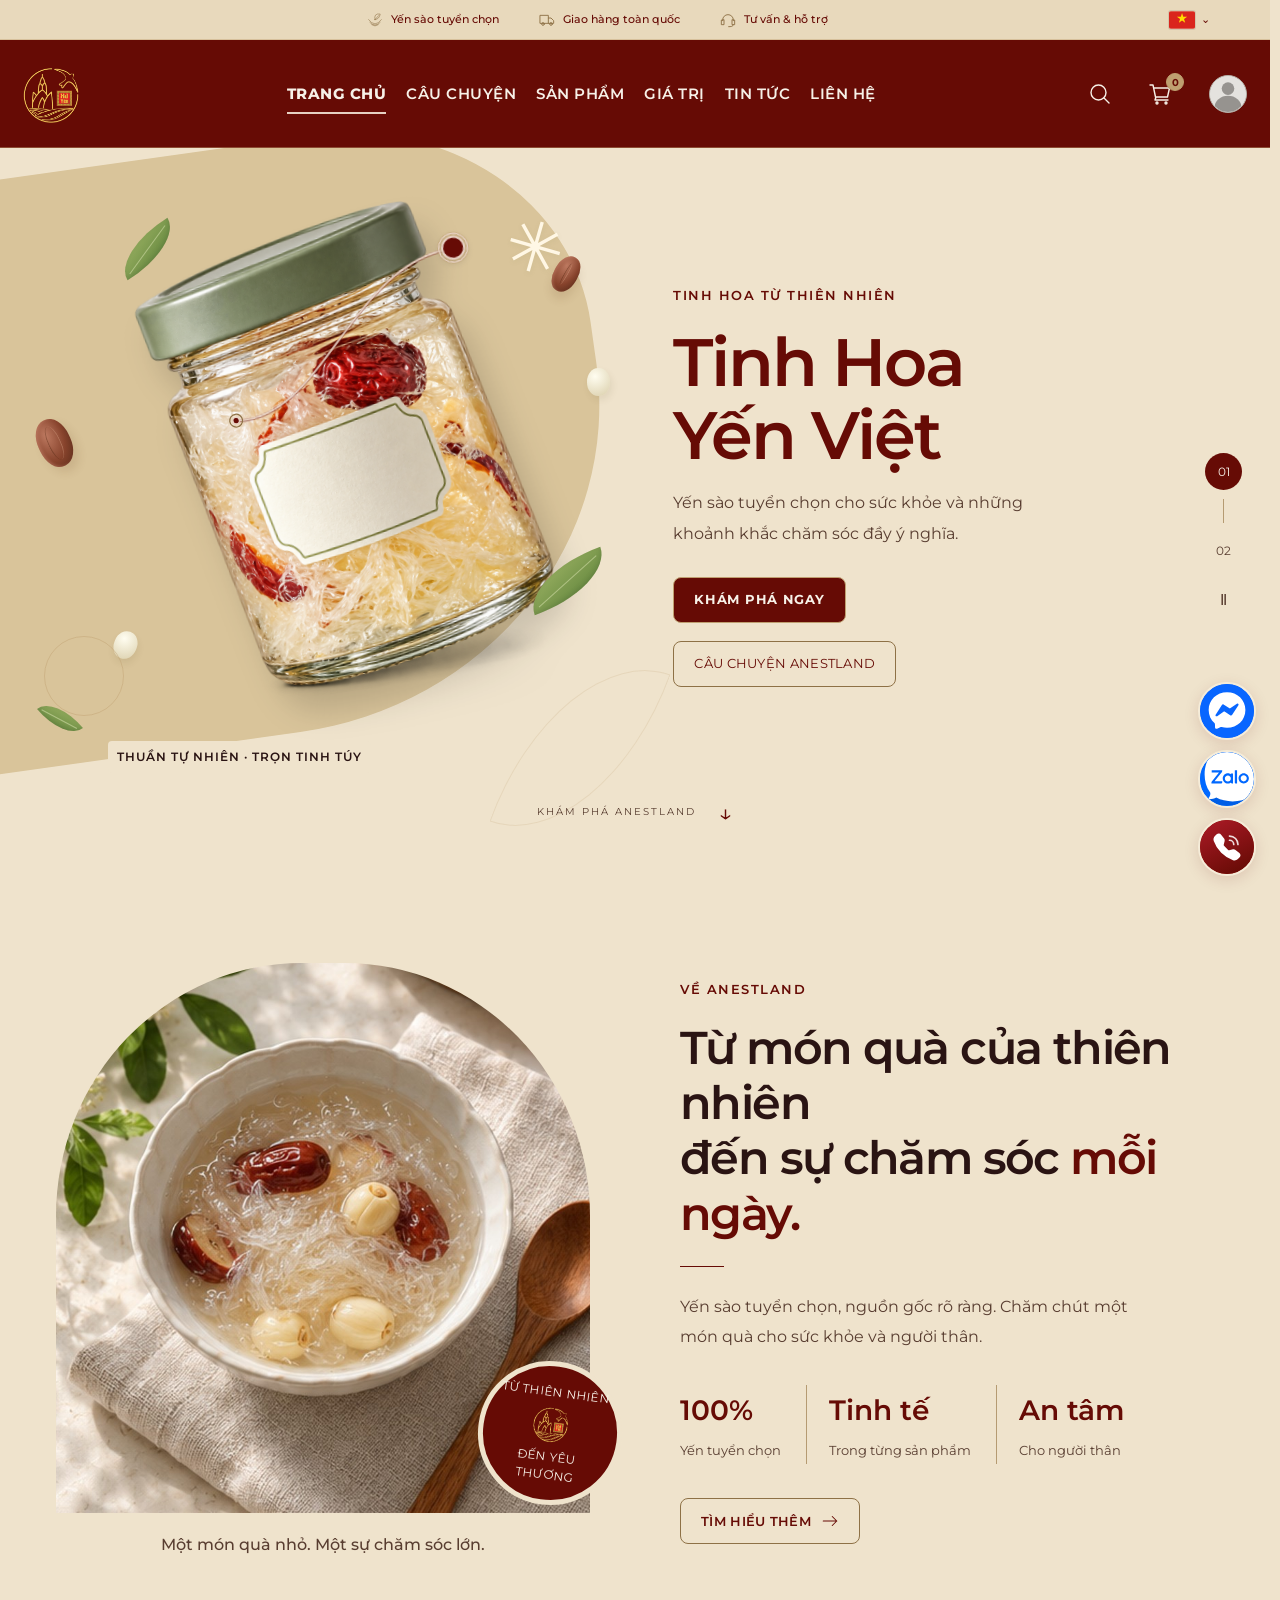
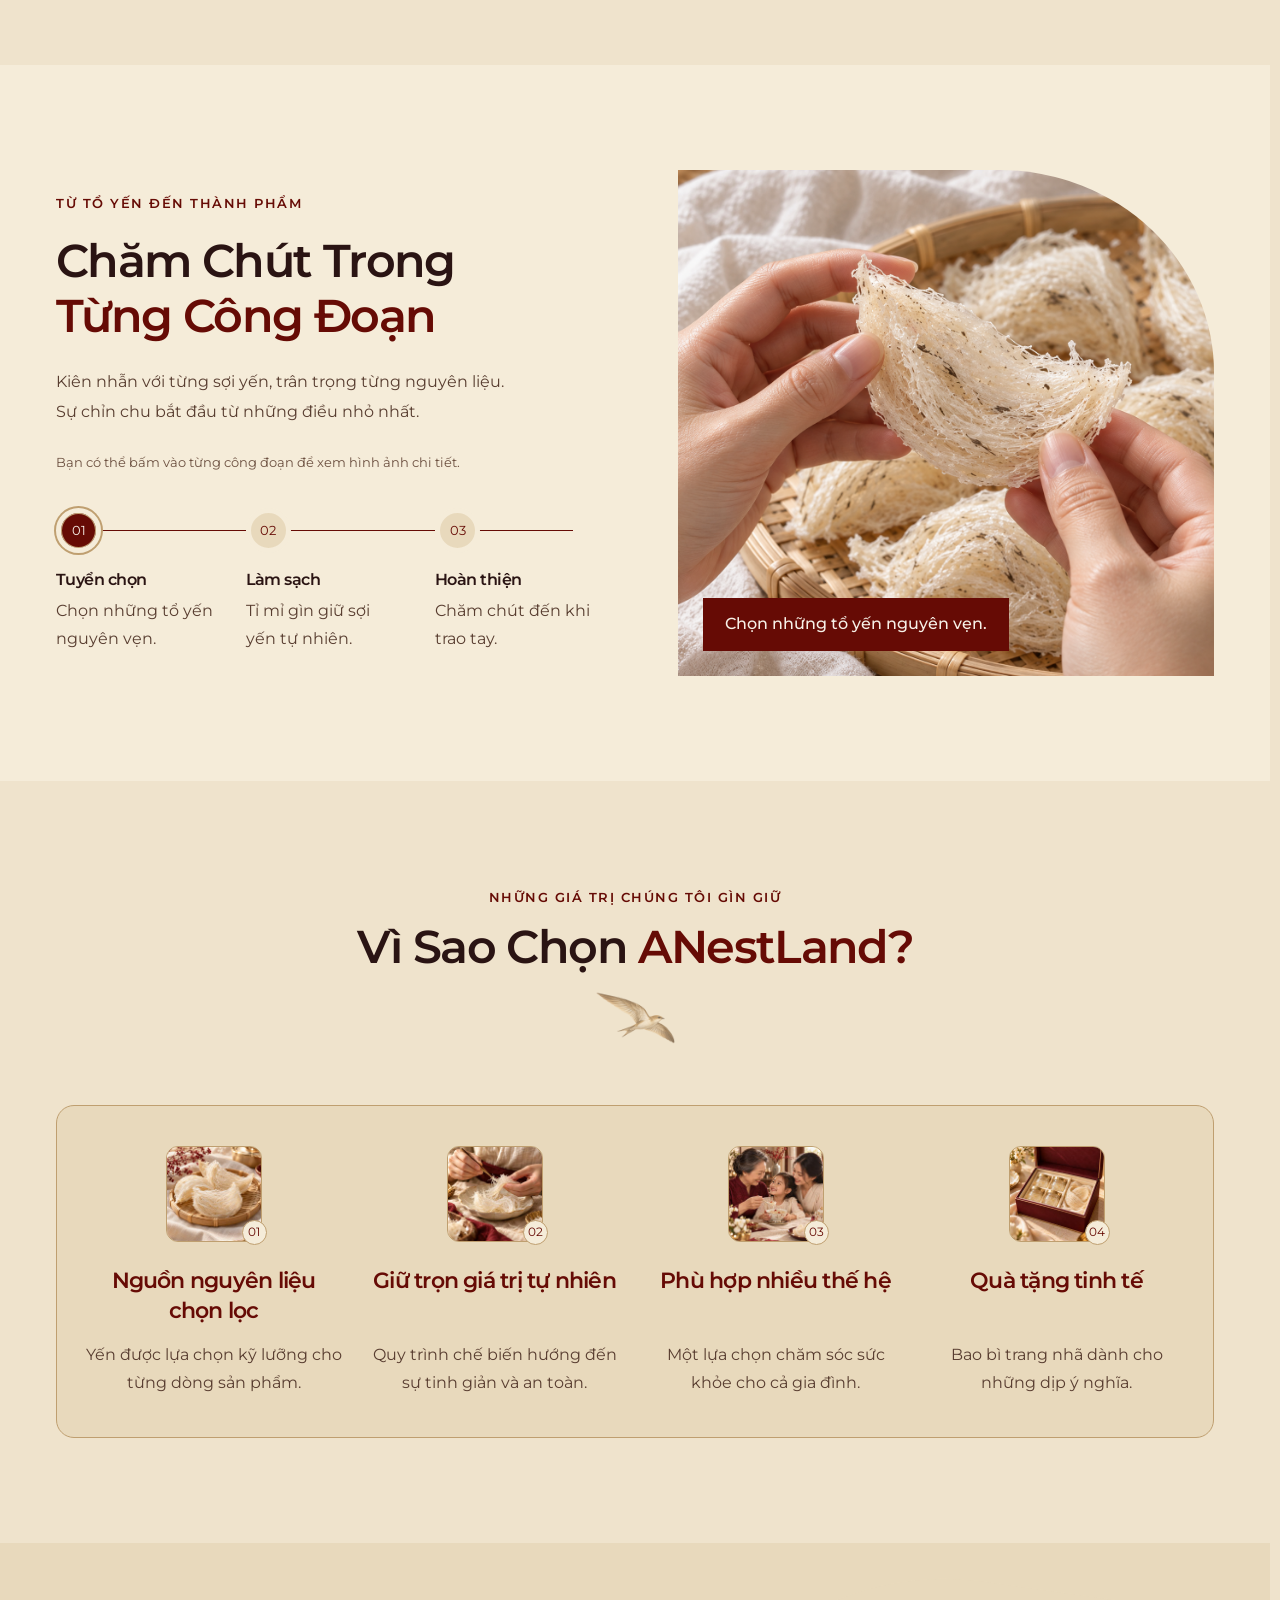
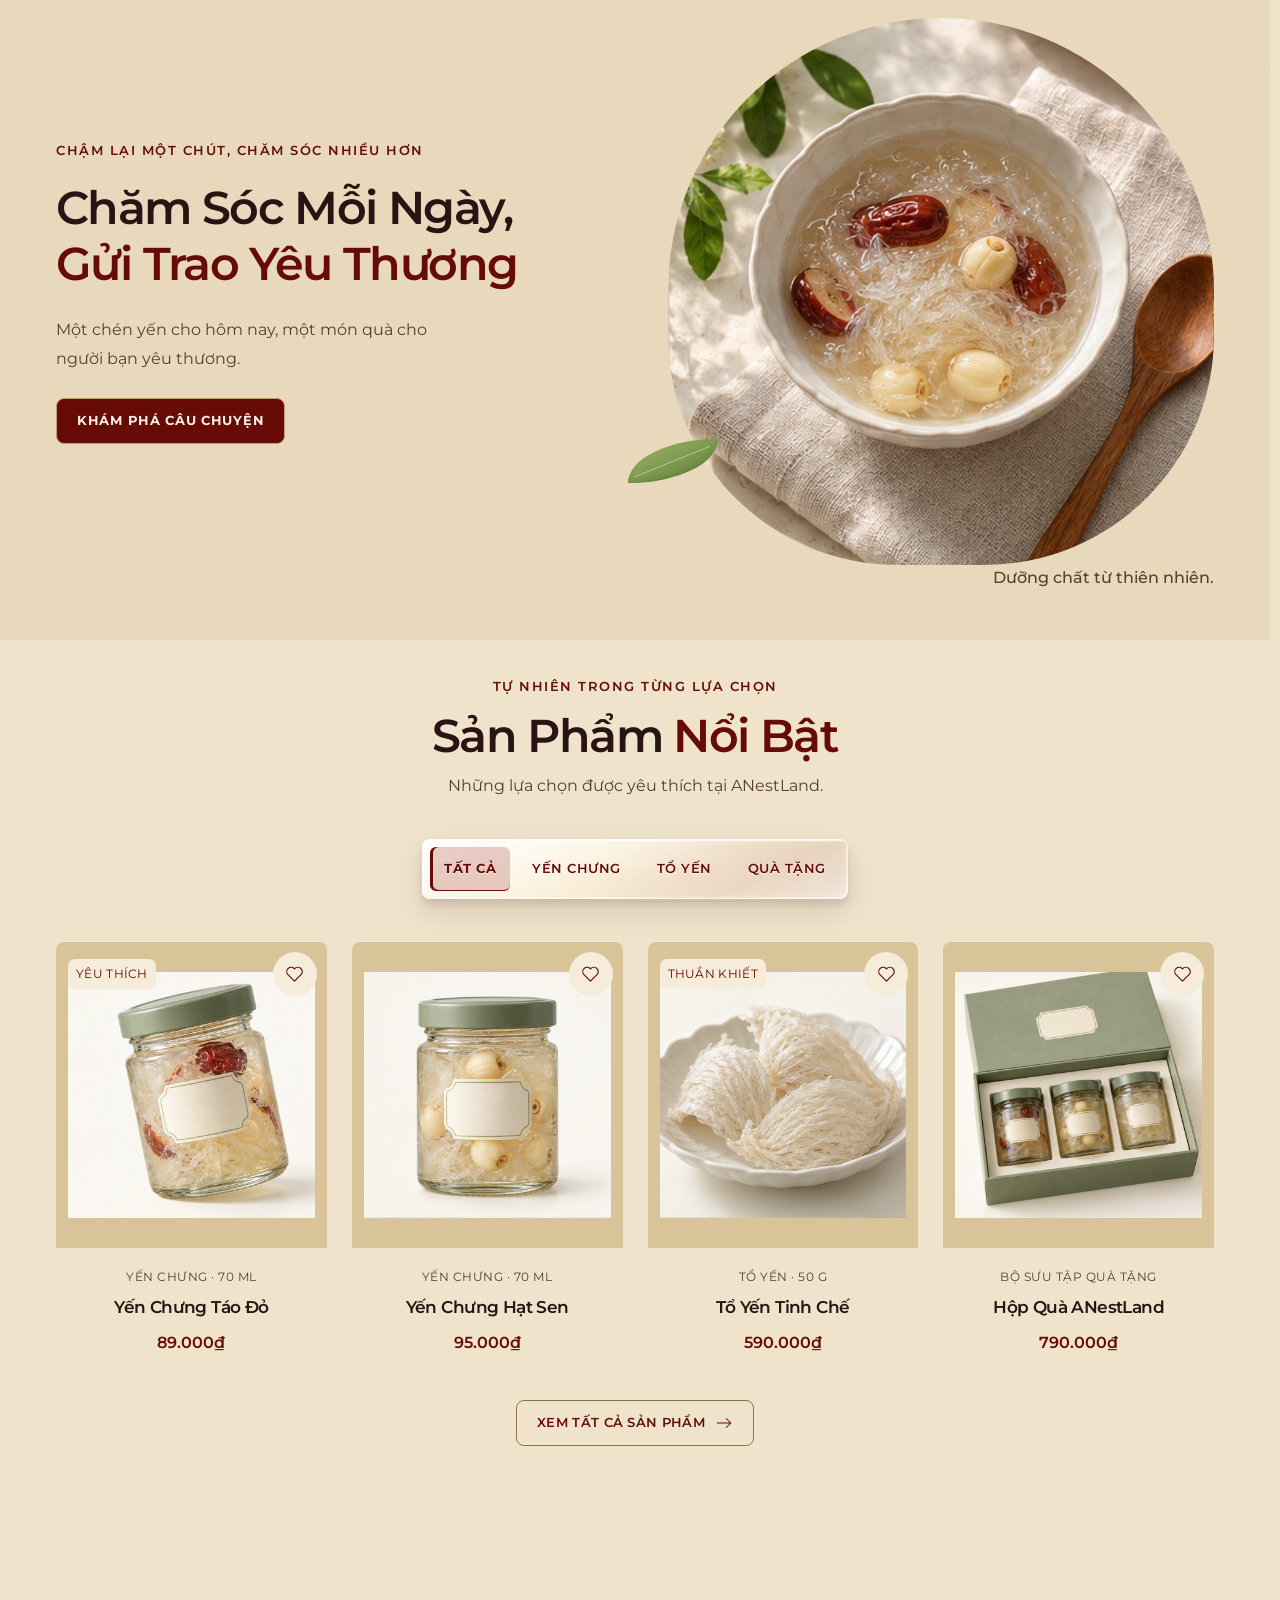
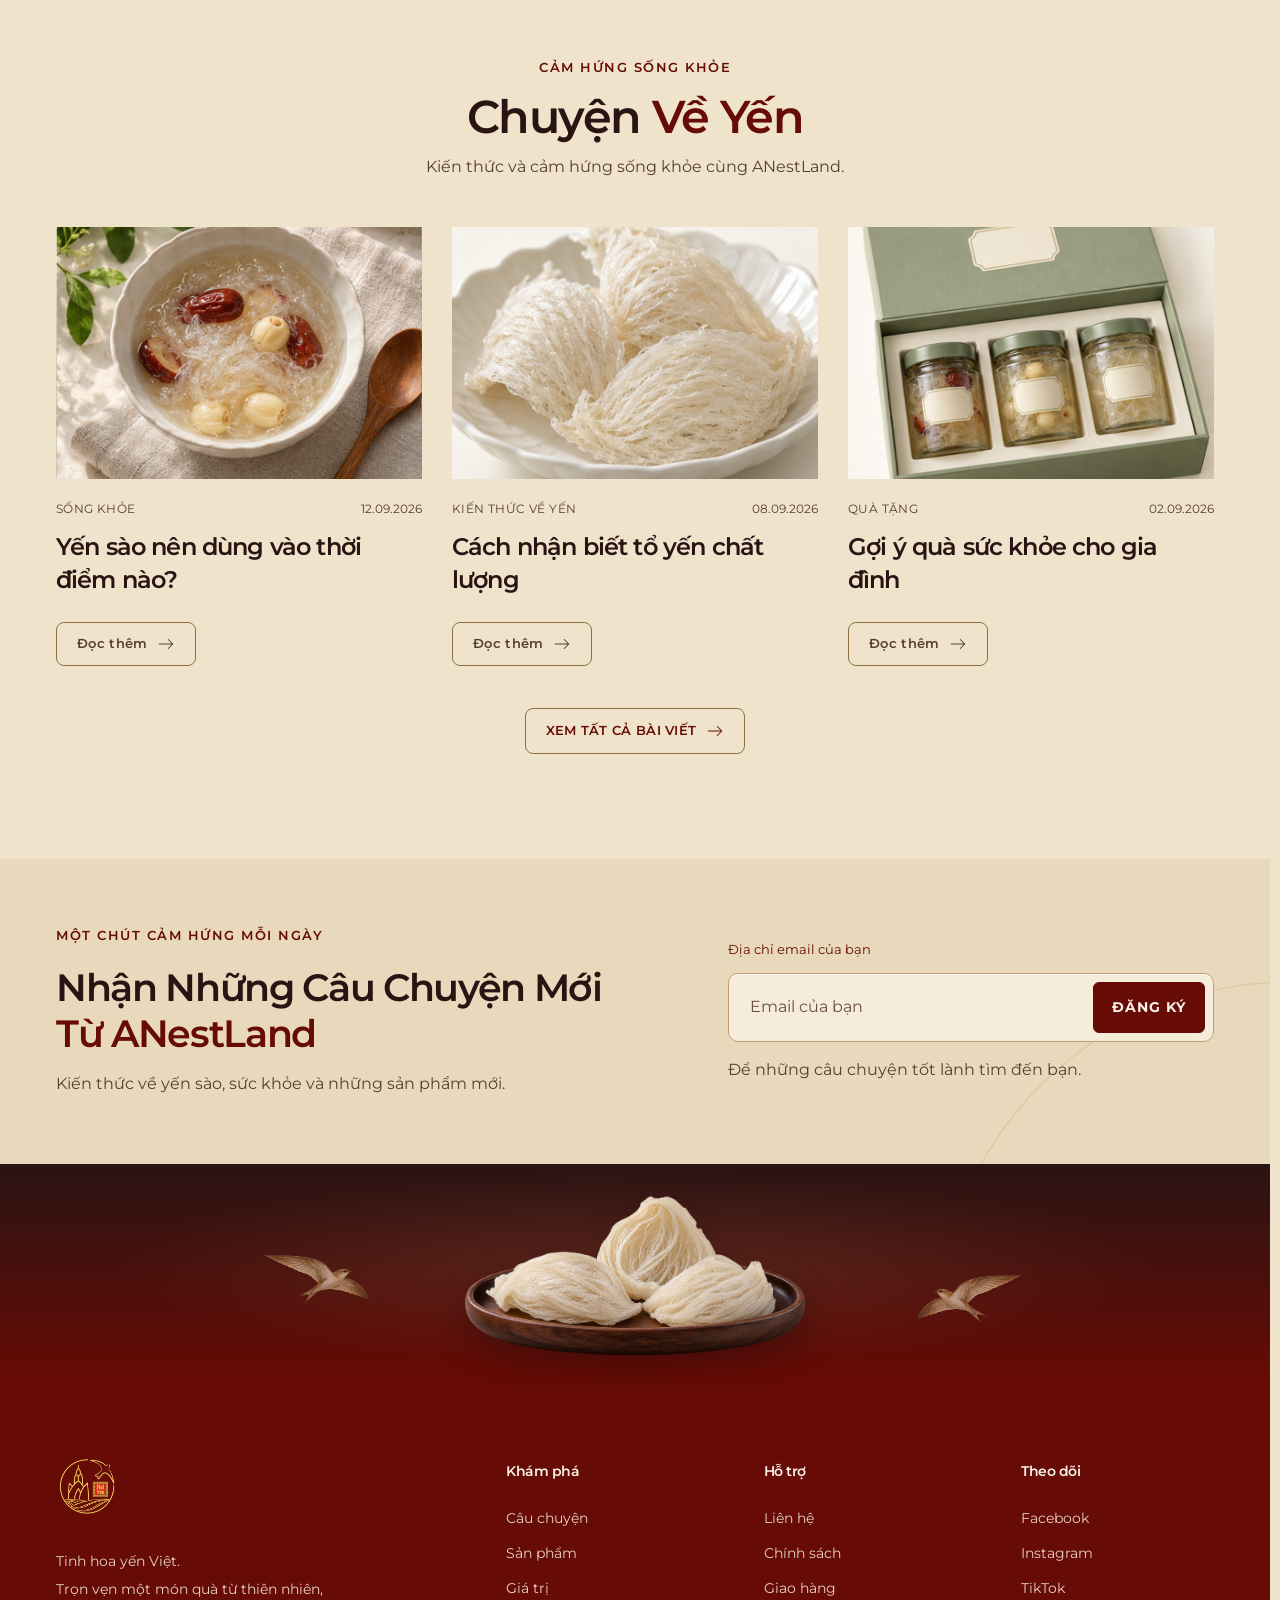
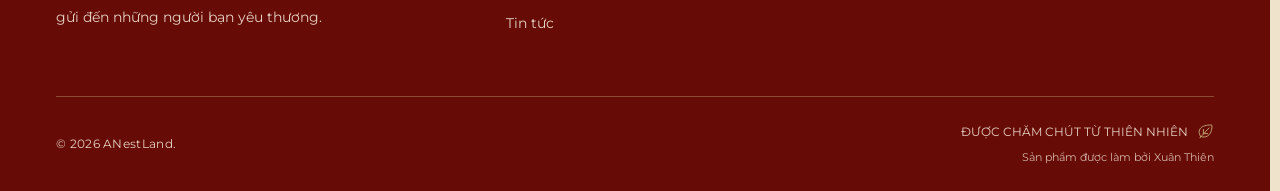
<file: ANestLand-Demo/index.html>
<!DOCTYPE html>
<html lang="vi">
<head>
  <meta charset="UTF-8">
  <meta name="viewport" content="width=device-width, initial-scale=1.0">
  <meta name="description" content="ANestLand — Yến sào tuyển chọn, món quà từ thiên nhiên dành cho những người bạn yêu thương.">
  <meta name="theme-color" content="#660b05">
  <title>ANestLand — Tinh Hoa Yến Việt</title>
  <link rel="icon" type="image/png" sizes="32x32" href="assets/icons/anestland-official-favicon-32.png">
  <link rel="icon" type="image/png" sizes="192x192" href="assets/icons/anestland-official-favicon-192.png">
  <link rel="apple-touch-icon" sizes="180x180" href="assets/icons/anestland-official-apple-touch.png">
  <link rel="preconnect" href="https://fonts.googleapis.com">
  <link rel="preconnect" href="https://fonts.gstatic.com" crossorigin>
  <link href="https://fonts.googleapis.com/css2?family=Montserrat:wght@400;500;600;700&display=swap" rel="stylesheet">
  <link rel="stylesheet" href="styles.css">
  <script src="i18n.js" defer></script>
  <script src="script.js" defer></script>
</head>
<body>
  <svg class="svg-library" xmlns="http://www.w3.org/2000/svg" aria-hidden="true"><defs>
    <symbol id="i-nest" viewBox="0 0 40 40"><path d="M4 19q16 22 32 0M7 26q13 14 26 0M12 32q8 6 16 0M20 19Q16 3 33 5Q31 18 20 19Zm0 0 9-10"/></symbol>
    <symbol id="i-search" viewBox="0 0 24 24"><circle cx="10.5" cy="10.5" r="7.5"/><path d="m16 16 5 5"/></symbol>
    <symbol id="i-cart" viewBox="0 0 24 24"><path d="M2 3h3l2.5 12h12l2-9H6M8 15l-1 3h13"/><circle cx="9" cy="21" r="1"/><circle cx="18" cy="21" r="1"/></symbol>
    <symbol id="i-menu" viewBox="0 0 24 24"><path d="M3 5H21M3 12H21M3 19H21"/></symbol>
    <symbol id="i-arrow" viewBox="0 0 24 24"><path d="M3 12H21M15 6l6 6-6 6"/></symbol>
    <symbol id="i-heart" viewBox="0 0 24 24"><path d="M12 21 3.5 12.5a5.5 5.5 0 0 1 8.5-7 5.5 5.5 0 0 1 8.5 7Z"/></symbol>
    <symbol id="i-leaf" viewBox="0 0 24 24"><path d="M5 19C-2 7 10 2 21 3c1 11-6 20-16 16ZM4 21 17 7M9 15V9M9 15h6"/></symbol>
    <symbol id="i-shield" viewBox="0 0 24 24"><path d="m12 2 9 4v6c0 5-9 10-9 10S3 17 3 12V6ZM8 12l3 3 6-6"/></symbol>
    <symbol id="i-gift" viewBox="0 0 24 24"><path d="M3 10h18v11H3ZM2 6h20v4H2ZM12 6v15M12 6C1 7 5-4 12 6ZM12 6c11 1 7-10 0 0"/></symbol>
    <symbol id="i-close" viewBox="0 0 24 24"><path d="m5 5 14 14M19 5 5 19"/></symbol>
  </defs></svg>
  <a class="skip-link" href="#main">Đến nội dung chính</a>
  <header class="site-header" id="header">
    <a class="logo" href="index.html" aria-label="ANestLand, trang chủ"><img class="brand-logo" src="assets/icons/anestland-official-logo.png" width="500" height="500" alt="ANestLand"></a>
    <nav class="desktop-nav" aria-label="Điều hướng chính"><a href="index.html" class="active" aria-current="page">TRANG CHỦ</a><a href="about.html">CÂU CHUYỆN</a><a href="products.html">SẢN PHẨM</a><a href="values.html">GIÁ TRỊ</a><a href="blog.html">BLOG</a><a href="contact.html">LIÊN HỆ</a></nav>
    <div class="header-tools"><div class="header-search">
      <button type="button" class="icon-button search-trigger" id="search-toggle" aria-label="Mở tìm kiếm" aria-expanded="false" aria-controls="search-panel"><svg><use href="#i-search"/></svg></button>
      <form id="search-form" class="header-search-bar" role="search"><label class="sr-only" for="search-input">Tìm sản phẩm, bài viết</label><input id="search-input" type="search" autocomplete="off" maxlength="120" placeholder="Tìm sản phẩm..." aria-controls="search-results" aria-expanded="false"><button class="search-submit" type="submit" aria-label="Tìm kiếm"><svg><use href="#i-search"/></svg></button></form>
      <div id="search-panel" class="search-dropdown" hidden><div class="search-dropdown-heading"><p id="search-status" role="status" aria-live="polite"></p><button type="button" class="search-close icon-button" aria-label="Đóng tìm kiếm"><svg><use href="#i-close"/></svg></button></div><div id="search-results" class="search-results"></div></div>
    </div><a class="icon-button bag-button" id="bag-toggle" href="cart.html" aria-label="Giỏ hàng"><span class="sr-only">Giỏ hàng</span><svg><use href="#i-cart"/></svg><span class="bag-count" aria-hidden="true">0</span></a><button class="icon-button" id="menu-toggle" aria-label="Mở tài khoản ANestLand" aria-expanded="false" aria-controls="mobile-nav"><svg><use href="#i-menu"/></svg></button></div>
    <nav class="mobile-nav" id="mobile-nav" aria-label="Menu mở rộng" hidden><a href="index.html" class="active" aria-current="page">Trang chủ</a><a href="about.html">Câu chuyện</a><a href="products.html">Sản phẩm</a><a href="values.html">Giá trị</a><a href="blog.html">Chuyện về yến</a><a href="contact.html">Liên hệ</a><button type="button" class="mobile-account-entry" data-account-open>Tài khoản</button></nav>
  </header>
  <main id="main">
    <section class="hero" id="home" aria-label="Tinh hoa yến Việt" aria-roledescription="carousel">
      <div class="hero-art" aria-hidden="true"><div class="hero-blob"></div><div class="botanical-outline"></div><img class="hero-product" src="assets/images/hero-jar.png" alt="" width="1024" height="1024"><span class="leaf leaf-one"></span><span class="leaf leaf-two"></span><span class="leaf leaf-three"></span><span class="date date-one"></span><span class="date date-two"></span><span class="seed seed-one"></span><span class="seed seed-two"></span><span class="flower flower-one">✳</span><span class="organic-ring"></span><span class="art-caption">THUẦN TỰ NHIÊN · TRỌN TINH TÚY</span></div>
      <div class="hero-copy">
        <div class="hero-slide is-active" data-slide="0"><p class="eyebrow">TINH HOA TỪ THIÊN NHIÊN</p><h1>Tinh Hoa<br><em>Yến Việt</em></h1><p class="hero-description">Yến sào tuyển chọn cho sức khỏe và những khoảnh khắc chăm sóc đầy ý nghĩa.</p><a class="button" href="products.html">KHÁM PHÁ NGAY</a><a class="hero-story-link button-secondary" href="about.html">CÂU CHUYỆN ANESTLAND</a></div>
        <div class="hero-slide" data-slide="1" aria-hidden="true" inert><p class="eyebrow">MÓN QUÀ CHO SỨC KHỎE</p><h2>Trao Dưỡng Chất<br><em>Gửi Yêu Thương</em></h2><p class="hero-description">Những sản phẩm yến sào tinh tế dành cho gia đình và quà tặng cao cấp.</p><a class="button" href="products.html">XEM SẢN PHẨM</a><a class="hero-story-link button-secondary" href="about.html">MÓN QUÀ TỪ THIÊN NHIÊN</a></div>
      </div>
      <div class="slider-controls" aria-label="Chọn slide"><button class="slide-dot is-active" data-to="0" aria-label="Slide 1: Tinh hoa yến Việt" aria-pressed="true">01</button><span></span><button class="slide-dot" data-to="1" aria-label="Slide 2: Món quà cho sức khỏe" aria-pressed="false">02</button><button class="slider-pause" aria-label="Tạm dừng trình chiếu" aria-pressed="false">Ⅱ</button></div>
      <a class="scroll-note" href="#story"><span>KHÁM PHÁ ANESTLAND</span><span>↓</span></a>
    </section>
    <section class="story section container" id="story">
      <div class="story-visual reveal"><div class="image-arch"><img src="assets/images/wellness-bowl.jpg" alt="Chén yến chưng táo đỏ bên khăn linen và nhành lá xanh" width="512" height="512" loading="lazy"></div><div class="round-seal">TỪ THIÊN NHIÊN<img class="seal-brand-logo" src="assets/icons/anestland-official-logo.png" width="500" height="500" alt="ANestLand"><span>ĐẾN YÊU THƯƠNG</span></div><p class="image-note">Một món quà nhỏ. Một sự chăm sóc lớn.</p></div>
      <div class="editorial-copy reveal"><p class="eyebrow">VỀ ANESTLAND</p><h2>Từ món quà của thiên nhiên<br>đến sự chăm sóc <em>mỗi ngày.</em></h2><span class="section-rule"></span><p>Yến sào tuyển chọn, nguồn gốc rõ ràng. Chăm chút một món quà cho sức khỏe và người thân.</p><div class="qualities"><div><strong>100%</strong><span>Yến tuyển chọn</span></div><div><strong>Tinh tế</strong><span>Trong từng sản phẩm</span></div><div><strong>An tâm</strong><span>Cho người thân</span></div></div><a class="text-link button-secondary" href="about.html#craft">TÌM HIỂU THÊM <svg><use href="#i-arrow"/></svg></a></div>
    </section>
    <section class="craft section" id="craft"><div class="container craft-inner"><div class="editorial-copy reveal"><p class="eyebrow">TỪ TỔ YẾN ĐẾN THÀNH PHẨM</p><h2>Chăm Chút Trong<br><em>Từng Công Đoạn</em></h2><p>Kiên nhẫn với từng sợi yến, trân trọng từng nguyên liệu. Sự chỉn chu bắt đầu từ những điều nhỏ nhất.</p><p class="process-instruction">Bạn có thể bấm vào từng công đoạn để xem hình ảnh chi tiết.</p><ol class="process"><li><button type="button" data-process-step="0" aria-pressed="true" aria-controls="craft-image" aria-labelledby="craft-number-1 craft-step-1"><span id="craft-number-1">01</span></button><h3 id="craft-step-1">Tuyển chọn</h3><p>Chọn những tổ yến nguyên vẹn.</p></li><li><button type="button" data-process-step="1" aria-pressed="false" aria-controls="craft-image" aria-labelledby="craft-number-2 craft-step-2"><span id="craft-number-2">02</span></button><h3 id="craft-step-2">Làm sạch</h3><p>Tỉ mỉ gìn giữ sợi yến tự nhiên.</p></li><li><button type="button" data-process-step="2" aria-pressed="false" aria-controls="craft-image" aria-labelledby="craft-number-3 craft-step-3"><span id="craft-number-3">03</span></button><h3 id="craft-step-3">Hoàn thiện</h3><p>Chăm chút đến khi trao tay.</p></li></ol></div><div class="craft-visual reveal"><img id="craft-image" src="assets/images/process-selection.png" alt="Đôi bàn tay kiểm tra tổ yến thô trên khay tre" loading="lazy" width="512" height="512"><span class="craft-note" role="status" aria-atomic="true">Chọn những tổ yến nguyên vẹn.</span></div></div></section>
    <section class="benefits section container" id="benefits"><div class="section-heading reveal"><p class="eyebrow">NHỮNG GIÁ TRỊ CHÚNG TÔI GÌN GIỮ</p><h2>Vì Sao Chọn <em>ANestLand?</em></h2></div><div class="benefit-grid"><article class="reveal"><div class="benefit-icon"><img src="assets/images/value-selection-ai.jpg" alt="Tổ yến thô được tuyển chọn" width="96" height="96" loading="lazy"><span>01</span></div><h3>Nguồn nguyên liệu chọn lọc</h3><p>Yến được lựa chọn kỹ lưỡng cho từng dòng sản phẩm.</p></article><article class="reveal"><div class="benefit-icon"><img src="assets/images/value-craft-ai.jpg" alt="Tỉ mỉ làm sạch tổ yến" width="96" height="96" loading="lazy"><span>02</span></div><h3>Giữ trọn giá trị tự nhiên</h3><p>Quy trình chế biến hướng đến sự tinh giản và an toàn.</p></article><article class="reveal"><div class="benefit-icon"><img src="assets/images/value-family-ai.jpg" alt="Chén yến cho khoảnh khắc chăm sóc gia đình" width="96" height="96" loading="lazy"><span>03</span></div><h3>Phù hợp nhiều thế hệ</h3><p>Một lựa chọn chăm sóc sức khỏe cho cả gia đình.</p></article><article class="reveal"><div class="benefit-icon"><img src="assets/images/value-gift-ai.jpg" alt="Hộp quà yến sào trình bày trang nhã" width="96" height="96" loading="lazy"><span>04</span></div><h3>Quà tặng tinh tế</h3><p>Bao bì trang nhã dành cho những dịp ý nghĩa.</p></article></div></section>
    <section class="care-banner"><div class="container banner-inner"><div class="editorial-copy reveal"><p class="eyebrow">CHẬM LẠI MỘT CHÚT, CHĂM SÓC NHIỀU HƠN</p><h2>Chăm Sóc Mỗi Ngày,<br><em>Gửi Trao Yêu Thương</em></h2><p>Một chén yến cho hôm nay, một món quà cho người bạn yêu thương.</p><a class="button" href="about.html">KHÁM PHÁ CÂU CHUYỆN</a></div><div class="banner-visual reveal"><img src="assets/images/wellness-bowl.jpg" alt="Khoảnh khắc thưởng thức chén yến chưng táo đỏ" loading="lazy" width="512" height="512"><span class="leaf banner-leaf"></span><span class="banner-caption">Nourish with nature.</span></div></div></section>
    <section class="products section container" id="products"><div class="section-heading reveal"><p class="eyebrow">TỰ NHIÊN TRONG TỪNG LỰA CHỌN</p><h2>Sản Phẩm <em>Nổi Bật</em></h2><p>Những lựa chọn được yêu thích tại ANestLand.</p></div>
      <div class="product-filters reveal" aria-label="Lọc sản phẩm"><button class="selected" data-filter="all" aria-pressed="true">TẤT CẢ</button><button data-filter="jar" aria-pressed="false">YẾN CHƯNG</button><button data-filter="nest" aria-pressed="false">TỔ YẾN</button><button data-filter="gift" aria-pressed="false">QUÀ TẶNG</button></div>
      <div class="product-grid">
        <article class="product-card reveal" data-category="jar" data-name="Yến Chưng Táo Đỏ"><div class="product-image"><span class="product-tag">YÊU THÍCH</span><button class="wishlist icon-button" aria-label="Yêu thích Yến Chưng Táo Đỏ" aria-pressed="false"><svg><use href="#i-heart"/></svg></button><a class="product-photo-link" href="product-detail.html?product=tao-do"><img src="assets/images/red-date-jar.jpg" alt="Hũ yến chưng táo đỏ nắp xanh" loading="lazy" width="512" height="512"></a></div><button class="add-product">THÊM VÀO TÚI <span>+</span></button><p class="product-type">YẾN CHƯNG · 70 ML</p><h3><a href="product-detail.html?product=tao-do">Yến Chưng Táo Đỏ</a></h3><p class="price">89.000₫</p></article>
        <article class="product-card reveal" data-category="jar" data-name="Yến Chưng Hạt Sen"><div class="product-image"><button class="wishlist icon-button" aria-label="Yêu thích Yến Chưng Hạt Sen" aria-pressed="false"><svg><use href="#i-heart"/></svg></button><a class="product-photo-link" href="product-detail.html?product=hat-sen"><img src="assets/images/lotus-jar.jpg" alt="Hũ yến chưng hạt sen nắp xanh" loading="lazy" width="512" height="512"></a></div><button class="add-product">THÊM VÀO TÚI <span>+</span></button><p class="product-type">YẾN CHƯNG · 70 ML</p><h3><a href="product-detail.html?product=hat-sen">Yến Chưng Hạt Sen</a></h3><p class="price">95.000₫</p></article>
        <article class="product-card reveal" data-category="nest" data-name="Tổ Yến Tinh Chế"><div class="product-image"><span class="product-tag cream-tag">THUẦN KHIẾT</span><button class="wishlist icon-button" aria-label="Yêu thích Tổ Yến Tinh Chế" aria-pressed="false"><svg><use href="#i-heart"/></svg></button><a class="product-photo-link" href="product-detail.html?product=tinh-che"><img src="assets/images/refined-nest.jpg" alt="Tổ yến tinh chế màu ngà trong chén sứ" loading="lazy" width="512" height="512"></a></div><button class="add-product">THÊM VÀO TÚI <span>+</span></button><p class="product-type">TỔ YẾN · 50 G</p><h3><a href="product-detail.html?product=tinh-che">Tổ Yến Tinh Chế</a></h3><p class="price">590.000₫</p></article>
        <article class="product-card reveal" data-category="gift" data-name="Hộp Quà ANestLand"><div class="product-image"><button class="wishlist icon-button" aria-label="Yêu thích Hộp Quà ANestLand" aria-pressed="false"><svg><use href="#i-heart"/></svg></button><a class="product-photo-link" href="product-detail.html?product=hop-qua"><img src="assets/images/gift-box.jpg" alt="Hộp quà xanh thanh lịch với những hũ yến tuyển chọn" loading="lazy" width="512" height="512"></a></div><button class="add-product">THÊM VÀO TÚI <span>+</span></button><p class="product-type">BỘ SƯU TẬP QUÀ TẶNG</p><h3><a href="product-detail.html?product=hop-qua">Hộp Quà ANestLand</a></h3><p class="price">790.000₫</p></article>
      </div><div class="section-more"><a class="text-link button-secondary" href="products.html">XEM TẤT CẢ SẢN PHẨM <svg><use href="#i-arrow"/></svg></a></div><p class="no-results" hidden>Chưa tìm thấy sản phẩm phù hợp. Hãy thử tên khác.</p>
    </section>
    <section class="blog section container" id="blog"><div class="section-heading reveal"><p class="eyebrow">CẢM HỨNG SỐNG KHỎE</p><h2>Chuyện <em>Về Yến</em></h2><p>Kiến thức và cảm hứng sống khỏe cùng ANestLand.</p></div><div class="blog-grid"><article class="blog-card reveal"><a class="article-image" href="blog-detail.html?article=thoi-diem" aria-label="Đọc: Yến sào nên dùng vào thời điểm nào?"><img src="assets/images/wellness-bowl.jpg" alt="Chén yến cho một buổi sáng nhẹ nhàng" loading="lazy" width="512" height="512"></a><p class="article-meta">SỐNG KHỎE <span>12.09.2026</span></p><h3><a href="blog-detail.html?article=thoi-diem">Yến sào nên dùng vào thời điểm nào?</a></h3><a class="text-link button-secondary" href="blog-detail.html?article=thoi-diem">Đọc thêm <svg><use href="#i-arrow"/></svg></a></article><article class="blog-card reveal"><a class="article-image" href="blog-detail.html?article=chat-luong" aria-label="Đọc: Cách nhận biết tổ yến chất lượng"><img src="assets/images/refined-nest.jpg" alt="Cận cảnh những sợi tổ yến tinh chế" loading="lazy" width="512" height="512"></a><p class="article-meta">KIẾN THỨC VỀ YẾN <span>08.09.2026</span></p><h3><a href="blog-detail.html?article=chat-luong">Cách nhận biết tổ yến chất lượng</a></h3><a class="text-link button-secondary" href="blog-detail.html?article=chat-luong">Đọc thêm <svg><use href="#i-arrow"/></svg></a></article><article class="blog-card reveal"><a class="article-image" href="blog-detail.html?article=qua-tang" aria-label="Đọc: Gợi ý quà sức khỏe cho gia đình"><img src="assets/images/gift-box.jpg" alt="Hộp quà yến sào tinh tế cho người thân" loading="lazy" width="512" height="512"></a><p class="article-meta">QUÀ TẶNG <span>02.09.2026</span></p><h3><a href="blog-detail.html?article=qua-tang">Gợi ý quà sức khỏe cho gia đình</a></h3><a class="text-link button-secondary" href="blog-detail.html?article=qua-tang">Đọc thêm <svg><use href="#i-arrow"/></svg></a></article></div><div class="section-more"><a class="text-link button-secondary" href="blog.html">XEM TẤT CẢ BÀI VIẾT <svg><use href="#i-arrow"/></svg></a></div></section>
    <section class="newsletter" id="newsletter"><div class="container newsletter-inner reveal"><div><p class="eyebrow">MỘT CHÚT CẢM HỨNG MỖI NGÀY</p><h2>Nhận Những Câu Chuyện Mới<br><em>Từ ANestLand</em></h2><p>Kiến thức về yến sào, sức khỏe và những sản phẩm mới.</p></div><form id="newsletter-form"><label for="newsletter-email">Địa chỉ email của bạn</label><div class="email-row"><input id="newsletter-email" name="email" type="email" placeholder="Email của bạn" required autocomplete="email"><button type="submit">ĐĂNG KÝ</button></div><p class="form-note" id="newsletter-message" role="status">Để những câu chuyện tốt lành tìm đến bạn.</p></form></div></section>
  </main>
  <footer id="footer"><div class="container footer-grid"><div class="footer-brand"><a class="logo" href="index.html"><img class="brand-logo" src="assets/icons/anestland-official-logo.png" width="500" height="500" alt="ANestLand"></a><p>Tinh hoa yến Việt.<br>Trọn vẹn một món quà từ thiên nhiên, gửi đến những người bạn yêu thương.</p></div><div><h2>Khám phá</h2><a href="about.html">Câu chuyện</a><a href="products.html">Sản phẩm</a><a href="values.html">Giá trị</a><a href="blog.html" data-i18n="footer.news">Tin tức</a></div><div><h2>Hỗ trợ</h2><a href="contact.html">Liên hệ</a><button data-info="policy">Chính sách</button><button data-info="shipping">Giao hàng</button></div><div><h2>Theo dõi</h2><button data-info="social">Facebook</button><button data-info="social">Instagram</button><button data-info="social">TikTok</button></div></div><div class="container footer-bottom"><p>© 2026 ANestLand.</p><div class="footer-credit-group"><span>ĐƯỢC CHĂM CHÚT TỪ THIÊN NHIÊN <svg><use href="#i-leaf"/></svg></span><span class="footer-credit">Sản phẩm được làm bởi Xuân Thiên</span></div></div></footer>
  
  <div class="toast" role="status" aria-live="polite"></div>
  <dialog id="content-dialog"><button class="dialog-close icon-button" aria-label="Đóng nội dung"><svg><use href="#i-close"/></svg></button><p class="eyebrow" id="dialog-label"></p><h2 id="dialog-title"></h2><div id="dialog-body"></div></dialog>
</body>
</html>
</file>
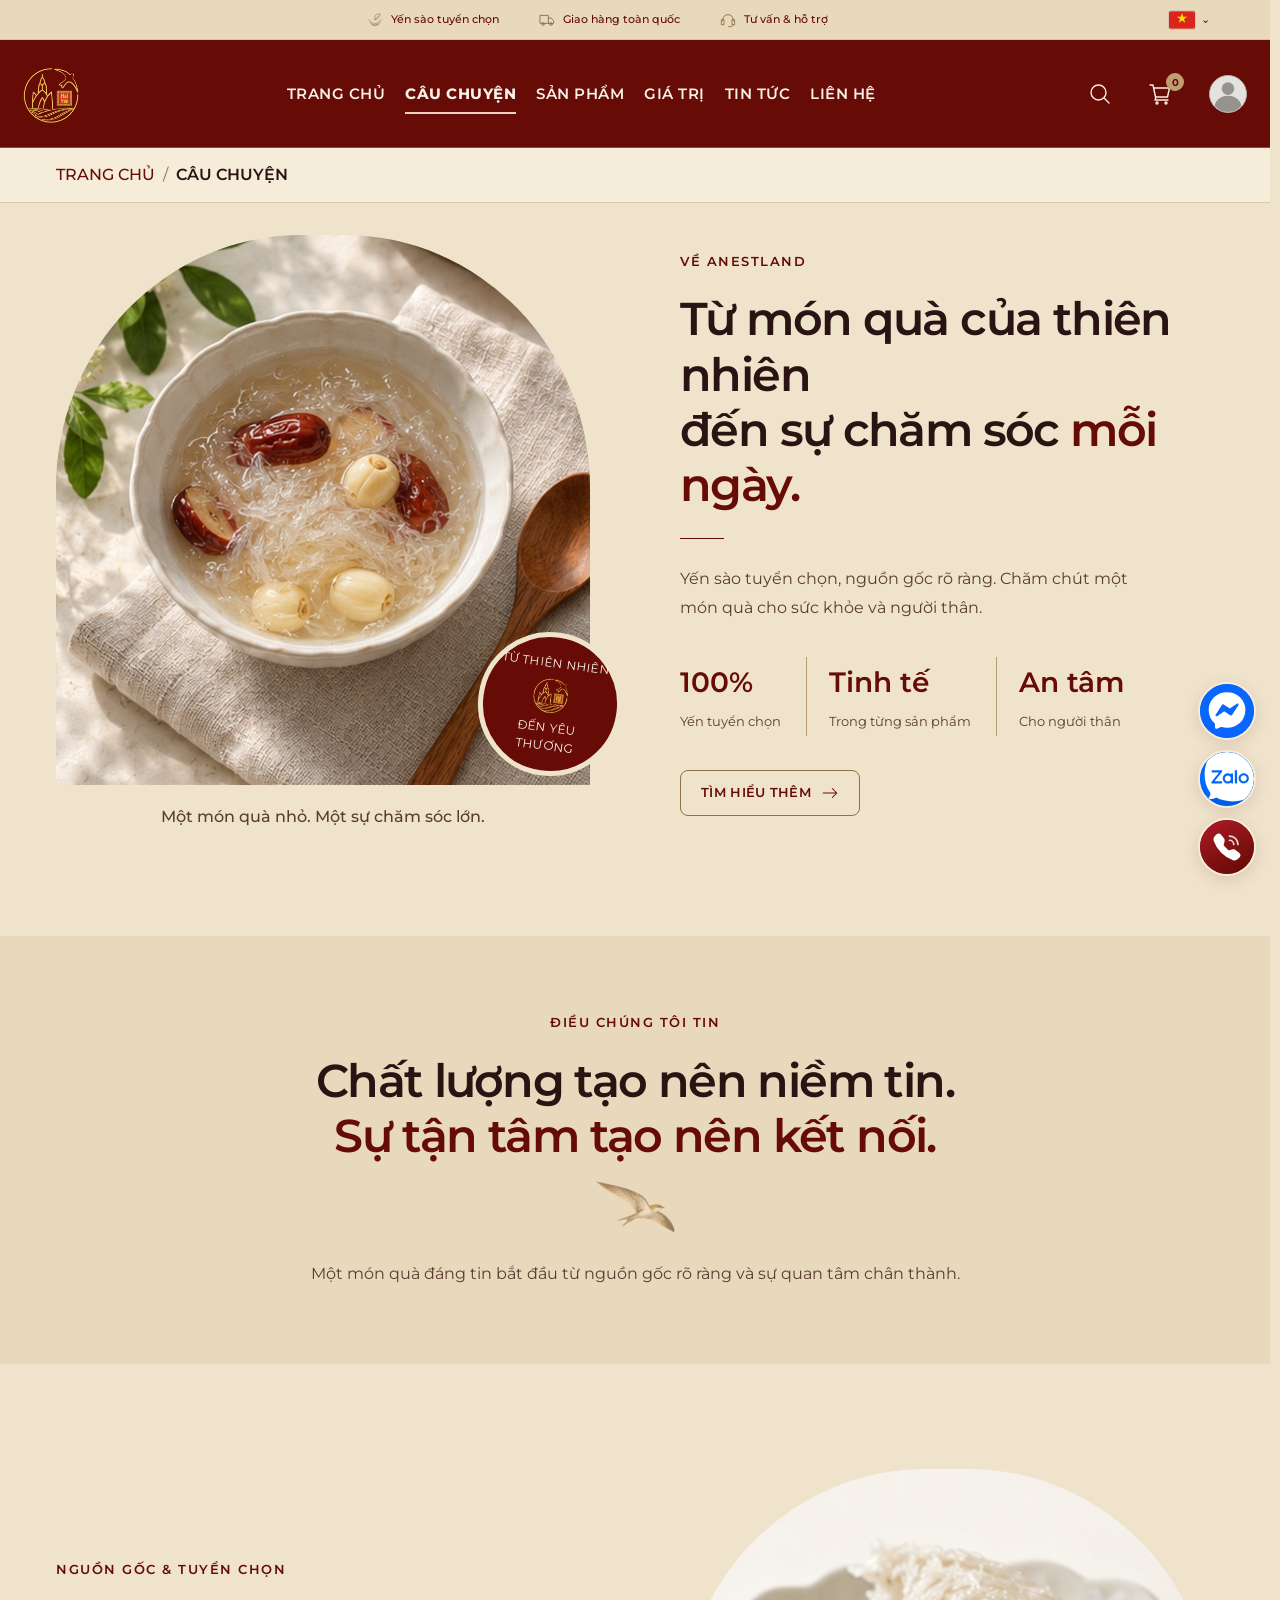
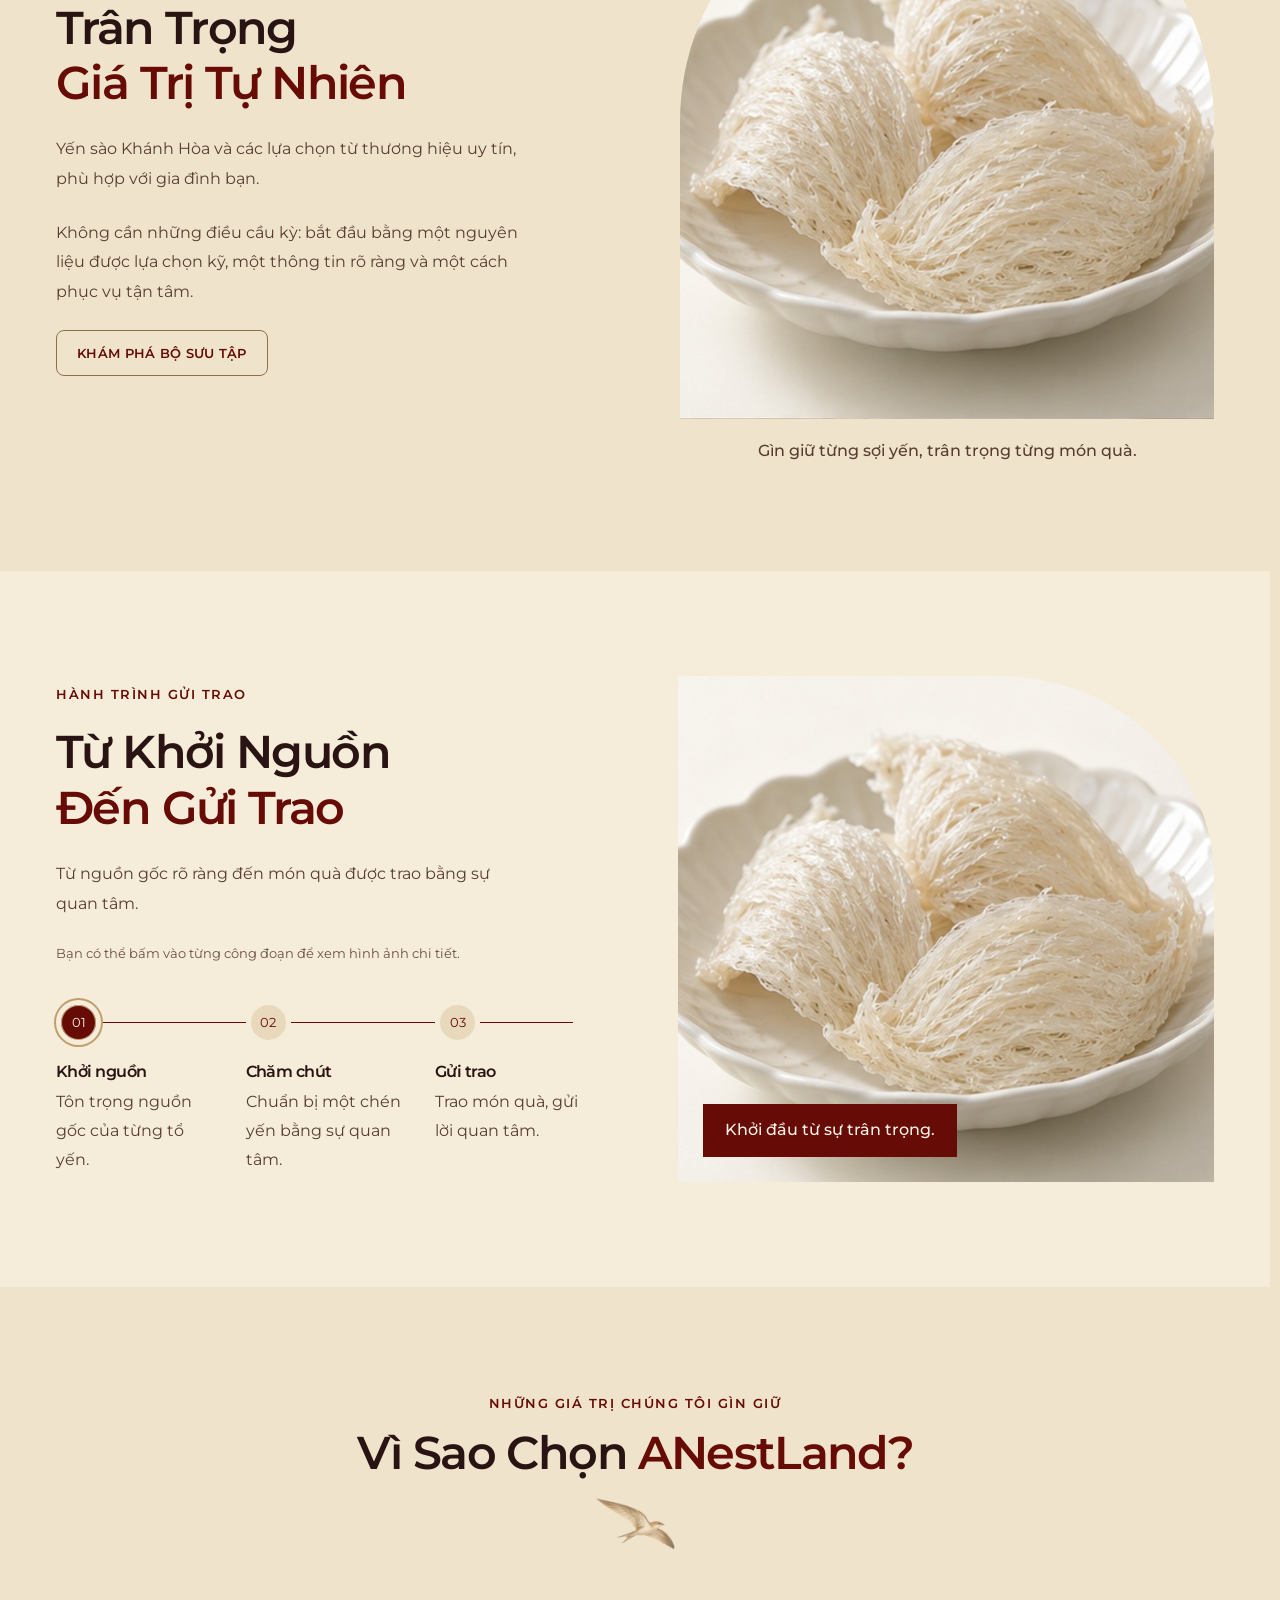
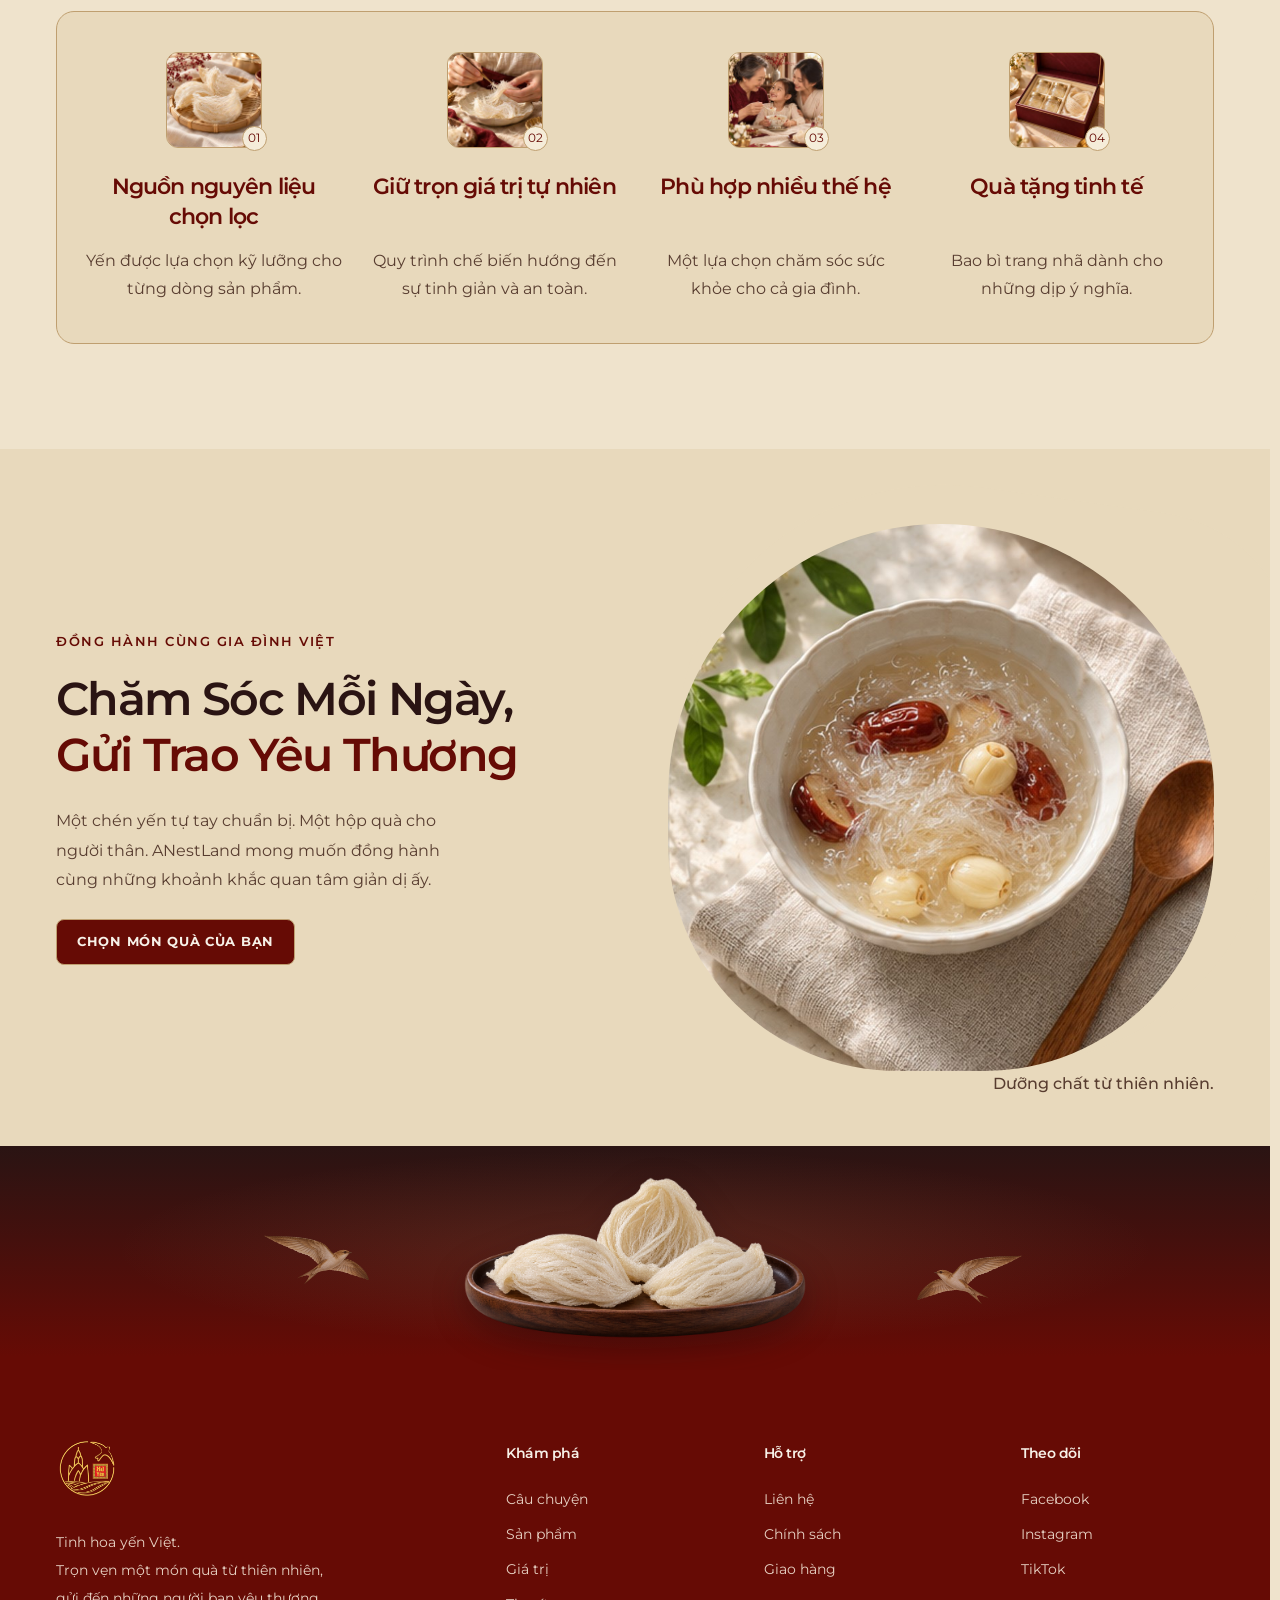
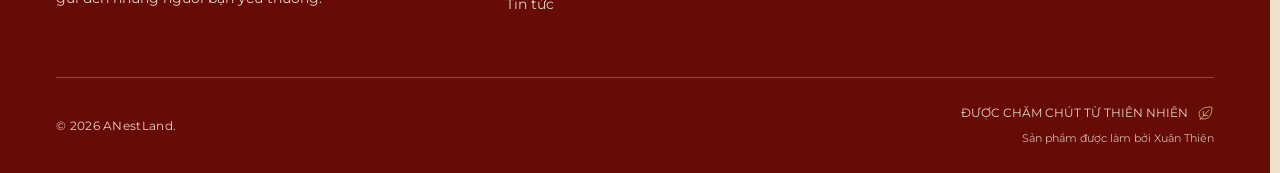
<file: ANestLand-Demo/about.html>
<!DOCTYPE html>
<html lang="vi">
<head>
  <meta charset="UTF-8">
  <meta name="viewport" content="width=device-width, initial-scale=1.0">
  <meta name="description" content="Câu Chuyện ANestLand. Câu chuyện và sản phẩm yến sào được chăm chút tại ANestLand.">
  <meta name="theme-color" content="#660b05">
  <title>Câu Chuyện ANestLand — ANestLand</title>
  <link rel="icon" type="image/png" sizes="32x32" href="assets/icons/anestland-official-favicon-32.png">
  <link rel="icon" type="image/png" sizes="192x192" href="assets/icons/anestland-official-favicon-192.png">
  <link rel="apple-touch-icon" sizes="180x180" href="assets/icons/anestland-official-apple-touch.png">
  <link rel="preconnect" href="https://fonts.googleapis.com">
  <link rel="preconnect" href="https://fonts.gstatic.com" crossorigin>
  <link href="https://fonts.googleapis.com/css2?family=Montserrat:wght@400;500;600;700&display=swap" rel="stylesheet">
  <link rel="stylesheet" href="styles.css">
  <script src="i18n.js" defer></script>
  <script src="script.js" defer></script>
</head>
<body class="inner-page">
  <svg class="svg-library" xmlns="http://www.w3.org/2000/svg" aria-hidden="true"><defs>
    <symbol id="i-nest" viewBox="0 0 40 40"><path d="M4 19q16 22 32 0M7 26q13 14 26 0M12 32q8 6 16 0M20 19Q16 3 33 5Q31 18 20 19Zm0 0 9-10"/></symbol>
    <symbol id="i-search" viewBox="0 0 24 24"><circle cx="10.5" cy="10.5" r="7.5"/><path d="m16 16 5 5"/></symbol>
    <symbol id="i-cart" viewBox="0 0 24 24"><path d="M2 3h3l2.5 12h12l2-9H6M8 15l-1 3h13"/><circle cx="9" cy="21" r="1"/><circle cx="18" cy="21" r="1"/></symbol>
    <symbol id="i-menu" viewBox="0 0 24 24"><path d="M3 5H21M3 12H21M3 19H21"/></symbol>
    <symbol id="i-arrow" viewBox="0 0 24 24"><path d="M3 12H21M15 6l6 6-6 6"/></symbol>
    <symbol id="i-heart" viewBox="0 0 24 24"><path d="M12 21 3.5 12.5a5.5 5.5 0 0 1 8.5-7 5.5 5.5 0 0 1 8.5 7Z"/></symbol>
    <symbol id="i-leaf" viewBox="0 0 24 24"><path d="M5 19C-2 7 10 2 21 3c1 11-6 20-16 16ZM4 21 17 7M9 15V9M9 15h6"/></symbol>
    <symbol id="i-shield" viewBox="0 0 24 24"><path d="m12 2 9 4v6c0 5-9 10-9 10S3 17 3 12V6ZM8 12l3 3 6-6"/></symbol>
    <symbol id="i-gift" viewBox="0 0 24 24"><path d="M3 10h18v11H3ZM2 6h20v4H2ZM12 6v15M12 6C1 7 5-4 12 6ZM12 6c11 1 7-10 0 0"/></symbol>
    <symbol id="i-close" viewBox="0 0 24 24"><path d="m5 5 14 14M19 5 5 19"/></symbol>
  </defs></svg>
  <a class="skip-link" href="#main">Đến nội dung chính</a>
  <header class="site-header" id="header">
    <a class="logo" href="index.html" aria-label="ANestLand, trang chủ"><img class="brand-logo" src="assets/icons/anestland-official-logo.png" width="500" height="500" alt="ANestLand"></a>
    <nav class="desktop-nav" aria-label="Điều hướng chính"><a href="index.html">TRANG CHỦ</a><a href="about.html" class="active" aria-current="page">CÂU CHUYỆN</a><a href="products.html">SẢN PHẨM</a><a href="values.html">GIÁ TRỊ</a><a href="blog.html">BLOG</a><a href="contact.html">LIÊN HỆ</a></nav>
    <div class="header-tools"><div class="header-search">
      <button type="button" class="icon-button search-trigger" id="search-toggle" aria-label="Mở tìm kiếm" aria-expanded="false" aria-controls="search-panel"><svg><use href="#i-search"/></svg></button>
      <form id="search-form" class="header-search-bar" role="search"><label class="sr-only" for="search-input">Tìm sản phẩm, bài viết</label><input id="search-input" type="search" autocomplete="off" maxlength="120" placeholder="Tìm sản phẩm..." aria-controls="search-results" aria-expanded="false"><button class="search-submit" type="submit" aria-label="Tìm kiếm"><svg><use href="#i-search"/></svg></button></form>
      <div id="search-panel" class="search-dropdown" hidden><div class="search-dropdown-heading"><p id="search-status" role="status" aria-live="polite"></p><button type="button" class="search-close icon-button" aria-label="Đóng tìm kiếm"><svg><use href="#i-close"/></svg></button></div><div id="search-results" class="search-results"></div></div>
    </div><a class="icon-button bag-button" id="bag-toggle" href="cart.html" aria-label="Giỏ hàng"><span class="sr-only">Giỏ hàng</span><svg><use href="#i-cart"/></svg><span class="bag-count" aria-hidden="true">0</span></a><button class="icon-button" id="menu-toggle" aria-label="Mở tài khoản ANestLand" aria-expanded="false" aria-controls="mobile-nav"><svg><use href="#i-menu"/></svg></button></div>
    <nav class="mobile-nav" id="mobile-nav" aria-label="Menu mở rộng" hidden><a href="index.html">Trang chủ</a><a href="about.html" class="active" aria-current="page">Câu chuyện</a><a href="products.html">Sản phẩm</a><a href="values.html">Giá trị</a><a href="blog.html">Chuyện về yến</a><a href="contact.html">Liên hệ</a><button type="button" class="mobile-account-entry" data-account-open>Tài khoản</button></nav>
  </header>
  <main id="main">
<div class="breadcrumb-row"><div class="container"><nav class="breadcrumbs" aria-label="Đường dẫn"><a href="index.html">Trang chủ</a><span aria-hidden="true">/</span><span aria-current="page">Câu chuyện</span></nav></div></div><h1 class="sr-only">Từ Thiên Nhiên<br>Đến <em>Yêu Thương</em></h1><section class="story section container" id="brand-story">
      <div class="story-visual reveal"><div class="image-arch"><img src="assets/images/wellness-bowl.jpg" alt="Chén yến chưng táo đỏ bên khăn linen và nhành lá xanh" width="512" height="512" loading="lazy"></div><div class="round-seal">TỪ THIÊN NHIÊN<img class="seal-brand-logo" src="assets/icons/anestland-official-logo.png" width="500" height="500" alt="ANestLand"><span>ĐẾN YÊU THƯƠNG</span></div><p class="image-note">Một món quà nhỏ. Một sự chăm sóc lớn.</p></div>
      <div class="editorial-copy reveal"><p class="eyebrow">VỀ ANESTLAND</p><h2>Từ món quà của thiên nhiên<br>đến sự chăm sóc <em>mỗi ngày.</em></h2><span class="section-rule"></span><p>Yến sào tuyển chọn, nguồn gốc rõ ràng. Chăm chút một món quà cho sức khỏe và người thân.</p><div class="qualities"><div><strong>100%</strong><span>Yến tuyển chọn</span></div><div><strong>Tinh tế</strong><span>Trong từng sản phẩm</span></div><div><strong>An tâm</strong><span>Cho người thân</span></div></div><a class="text-link button-secondary" href="#craft">TÌM HIỂU THÊM <svg><use href="#i-arrow"/></svg></a></div>
    </section><section class="philosophy"><div class="container reveal"><p class="eyebrow">ĐIỀU CHÚNG TÔI TIN</p><h2>Chất lượng tạo nên niềm tin.<br><em>Sự tận tâm tạo nên kết nối.</em></h2><p>Một món quà đáng tin bắt đầu từ nguồn gốc rõ ràng và sự quan tâm chân thành.</p></div></section><section class="section container story sourcing"><div class="editorial-copy reveal"><p class="eyebrow">NGUỒN GỐC &amp; TUYỂN CHỌN</p><h2>Trân Trọng<br><em>Giá Trị Tự Nhiên</em></h2><p>Yến sào Khánh Hòa và các lựa chọn từ thương hiệu uy tín, phù hợp với gia đình bạn.</p><p>Không cần những điều cầu kỳ: bắt đầu bằng một nguyên liệu được lựa chọn kỹ, một thông tin rõ ràng và một cách phục vụ tận tâm.</p><a class="text-link button-secondary" href="products.html">KHÁM PHÁ BỘ SƯU TẬP</a></div><div class="story-visual reveal"><div class="image-arch"><img src="assets/images/refined-nest.jpg" alt="Những tổ yến tinh chế màu ngà" width="800" height="800" loading="lazy"></div><p class="image-note">Gìn giữ từng sợi yến, trân trọng từng món quà.</p></div></section><section class="craft section" id="craft"><div class="container craft-inner"><div class="editorial-copy reveal"><p class="eyebrow">HÀNH TRÌNH GỬI TRAO</p><h2>Từ Khởi Nguồn<br><em>Đến Gửi Trao</em></h2><p>Từ nguồn gốc rõ ràng đến món quà được trao bằng sự quan tâm.</p><p class="process-instruction">Bạn có thể bấm vào từng công đoạn để xem hình ảnh chi tiết.</p><ol class="process"><li><button type="button" data-process-step="0" aria-pressed="true" aria-controls="craft-image" aria-labelledby="craft-number-1 craft-step-1"><span id="craft-number-1">01</span></button><h3 id="craft-step-1">Khởi nguồn</h3><p>Tôn trọng nguồn gốc của từng tổ yến.</p></li><li><button type="button" data-process-step="1" aria-pressed="false" aria-controls="craft-image" aria-labelledby="craft-number-2 craft-step-2"><span id="craft-number-2">02</span></button><h3 id="craft-step-2">Chăm chút</h3><p>Chuẩn bị một chén yến bằng sự quan tâm.</p></li><li><button type="button" data-process-step="2" aria-pressed="false" aria-controls="craft-image" aria-labelledby="craft-number-3 craft-step-3"><span id="craft-number-3">03</span></button><h3 id="craft-step-3">Gửi trao</h3><p>Trao món quà, gửi lời quan tâm.</p></li></ol></div><div class="craft-visual reveal"><img id="craft-image" src="assets/images/refined-nest.jpg" alt="Những tổ yến tinh chế màu ngà" loading="lazy" width="512" height="512"><span class="craft-note" role="status" aria-atomic="true">Khởi đầu từ sự trân trọng.</span></div></div></section><section class="benefits section container" id="values"><div class="section-heading reveal"><p class="eyebrow">NHỮNG GIÁ TRỊ CHÚNG TÔI GÌN GIỮ</p><h2>Vì Sao Chọn <em>ANestLand?</em></h2></div><div class="benefit-grid"><article class="reveal"><div class="benefit-icon"><img src="assets/images/value-selection-ai.jpg" alt="Tổ yến thô được tuyển chọn" width="96" height="96" loading="lazy"><span>01</span></div><h3>Nguồn nguyên liệu chọn lọc</h3><p>Yến được lựa chọn kỹ lưỡng cho từng dòng sản phẩm.</p></article><article class="reveal"><div class="benefit-icon"><img src="assets/images/value-craft-ai.jpg" alt="Tỉ mỉ làm sạch tổ yến" width="96" height="96" loading="lazy"><span>02</span></div><h3>Giữ trọn giá trị tự nhiên</h3><p>Quy trình chế biến hướng đến sự tinh giản và an toàn.</p></article><article class="reveal"><div class="benefit-icon"><img src="assets/images/value-family-ai.jpg" alt="Chén yến cho khoảnh khắc chăm sóc gia đình" width="96" height="96" loading="lazy"><span>03</span></div><h3>Phù hợp nhiều thế hệ</h3><p>Một lựa chọn chăm sóc sức khỏe cho cả gia đình.</p></article><article class="reveal"><div class="benefit-icon"><img src="assets/images/value-gift-ai.jpg" alt="Hộp quà yến sào trình bày trang nhã" width="96" height="96" loading="lazy"><span>04</span></div><h3>Quà tặng tinh tế</h3><p>Bao bì trang nhã dành cho những dịp ý nghĩa.</p></article></div></section><section class="care-banner"><div class="container banner-inner"><div class="editorial-copy reveal"><p class="eyebrow">ĐỒNG HÀNH CÙNG GIA ĐÌNH VIỆT</p><h2>Chăm Sóc Mỗi Ngày,<br><em>Gửi Trao Mỗi Dịp</em></h2><p>Một chén yến tự tay chuẩn bị. Một hộp quà cho người thân. ANestLand mong muốn đồng hành cùng những khoảnh khắc quan tâm giản dị ấy.</p><a class="button" href="products.html">CHỌN MÓN QUÀ CỦA BẠN</a></div><div class="banner-visual reveal"><img src="assets/images/wellness-bowl.jpg" alt="Chén yến chưng táo đỏ trong không gian tự nhiên" width="800" height="800" loading="lazy"><span class="banner-caption">Nourish with nature.</span></div></div></section>
  </main>
  <footer id="footer"><div class="container footer-grid"><div class="footer-brand"><a class="logo" href="index.html"><img class="brand-logo" src="assets/icons/anestland-official-logo.png" width="500" height="500" alt="ANestLand"></a><p>Tinh hoa yến Việt.<br>Trọn vẹn một món quà từ thiên nhiên, gửi đến những người bạn yêu thương.</p></div><div><h2>Khám phá</h2><a href="about.html">Câu chuyện</a><a href="products.html">Sản phẩm</a><a href="values.html">Giá trị</a><a href="blog.html" data-i18n="footer.news">Tin tức</a></div><div><h2>Hỗ trợ</h2><a href="contact.html">Liên hệ</a><button data-info="policy">Chính sách</button><button data-info="shipping">Giao hàng</button></div><div><h2>Theo dõi</h2><button data-info="social">Facebook</button><button data-info="social">Instagram</button><button data-info="social">TikTok</button></div></div><div class="container footer-bottom"><p>© 2026 ANestLand.</p><div class="footer-credit-group"><span>ĐƯỢC CHĂM CHÚT TỪ THIÊN NHIÊN <svg><use href="#i-leaf"/></svg></span><span class="footer-credit">Sản phẩm được làm bởi Xuân Thiên</span></div></div></footer>

  <div class="toast" role="status" aria-live="polite"></div>
  <dialog id="content-dialog"><button class="dialog-close icon-button" aria-label="Đóng nội dung"><svg><use href="#i-close"/></svg></button><p class="eyebrow" id="dialog-label"></p><h2 id="dialog-title"></h2><div id="dialog-body"></div></dialog>
</body>
</html>
</file>
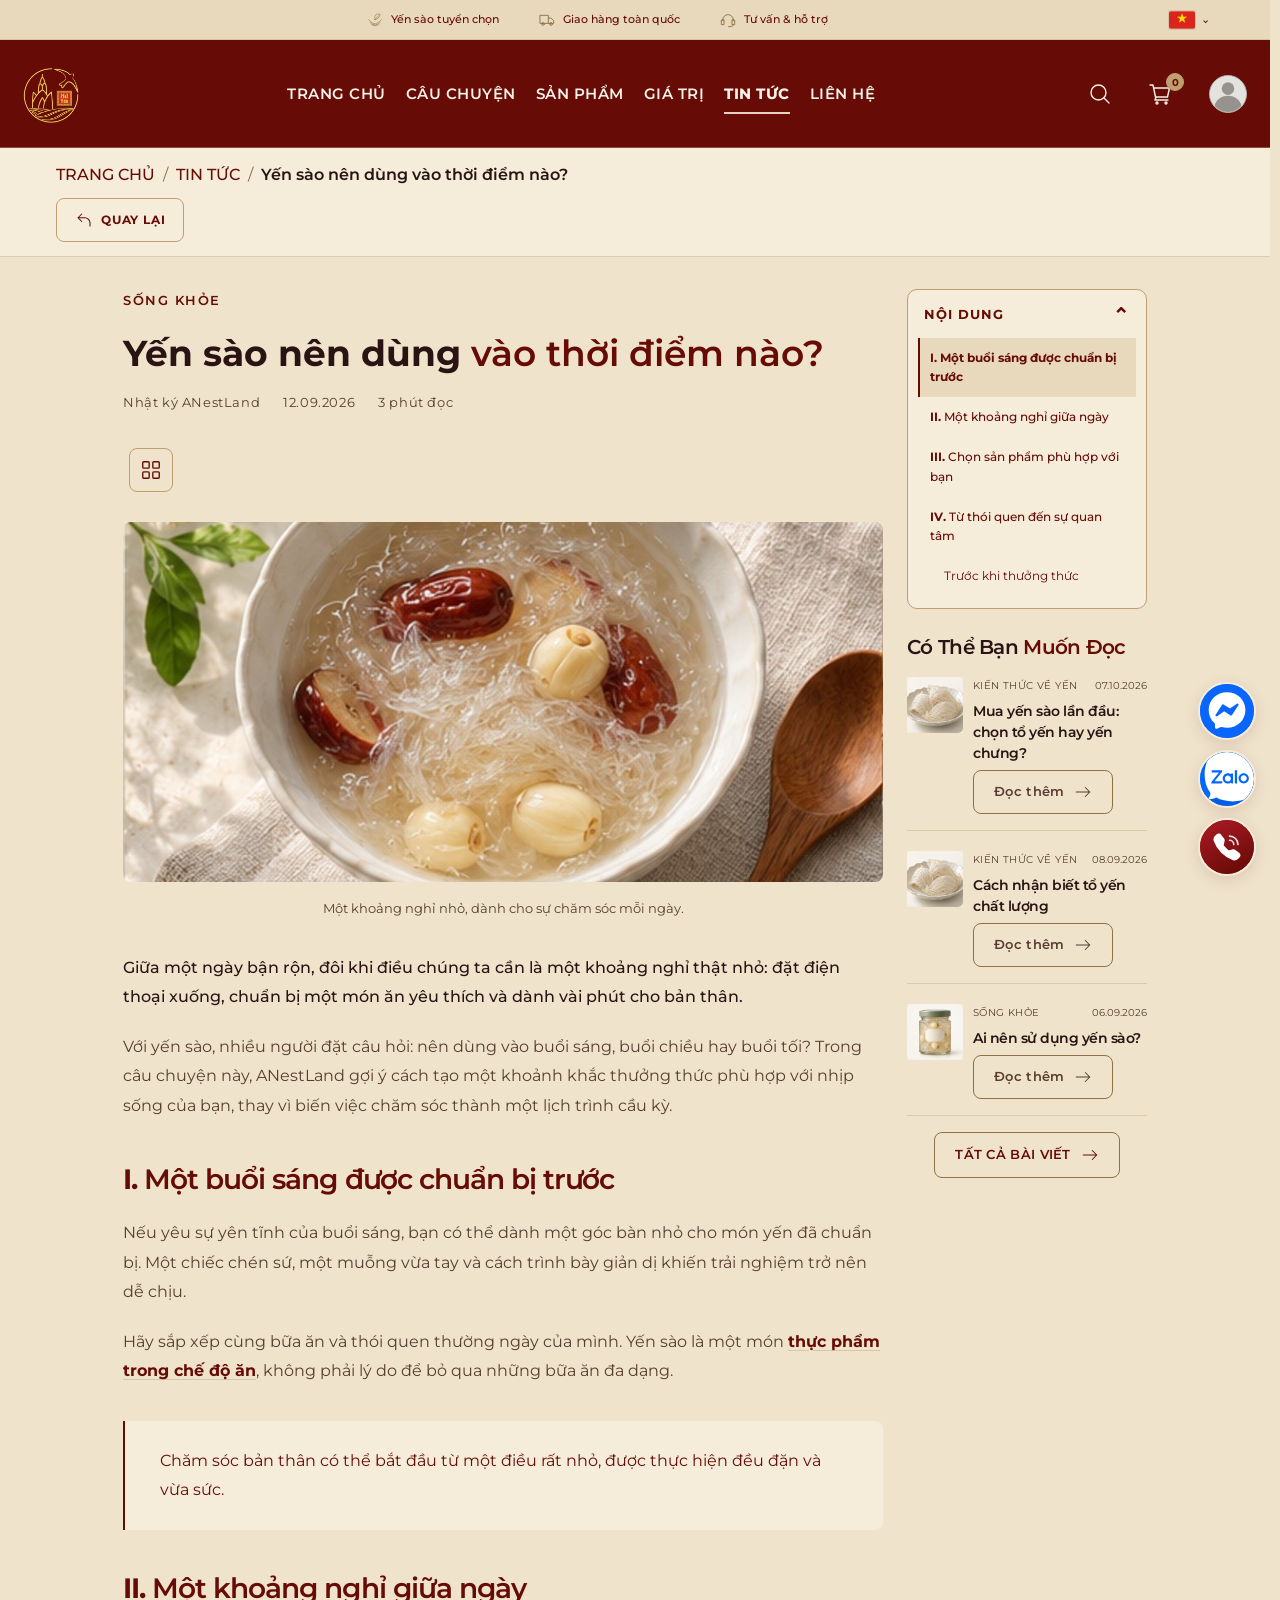
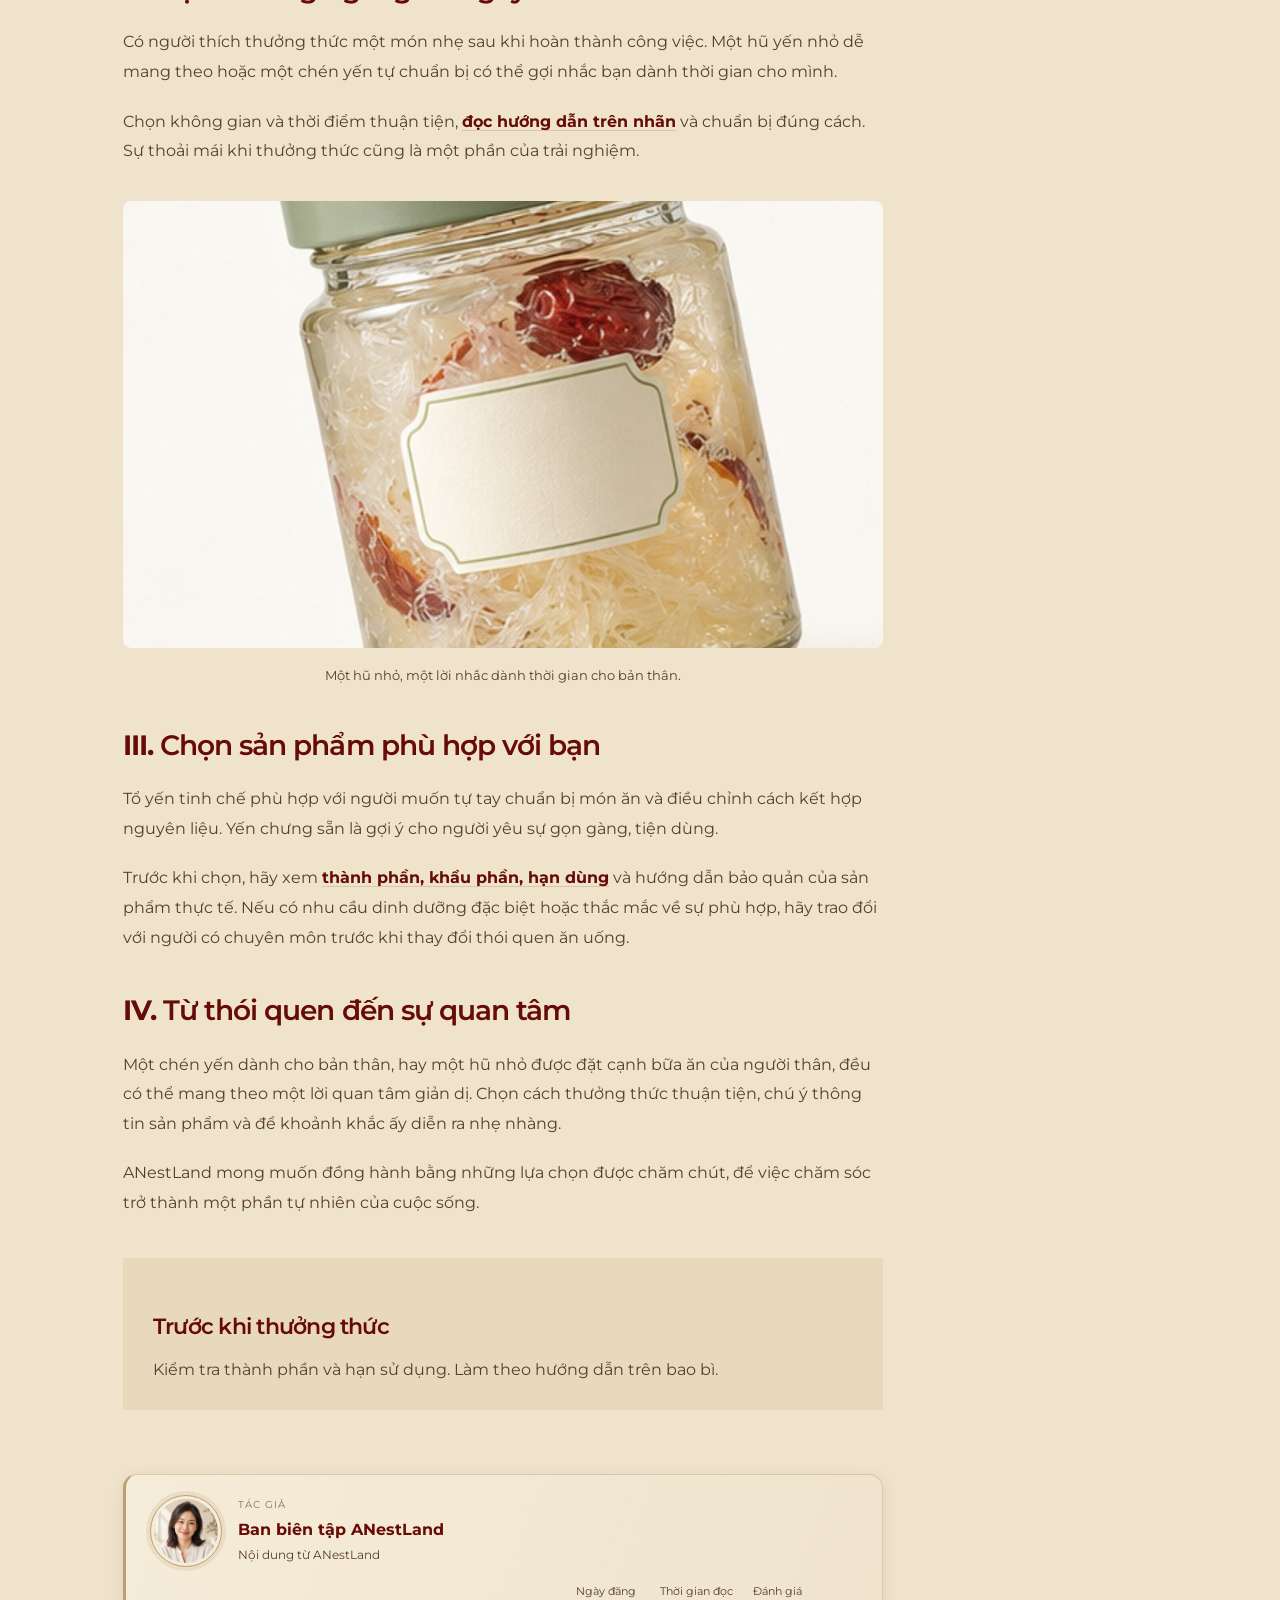
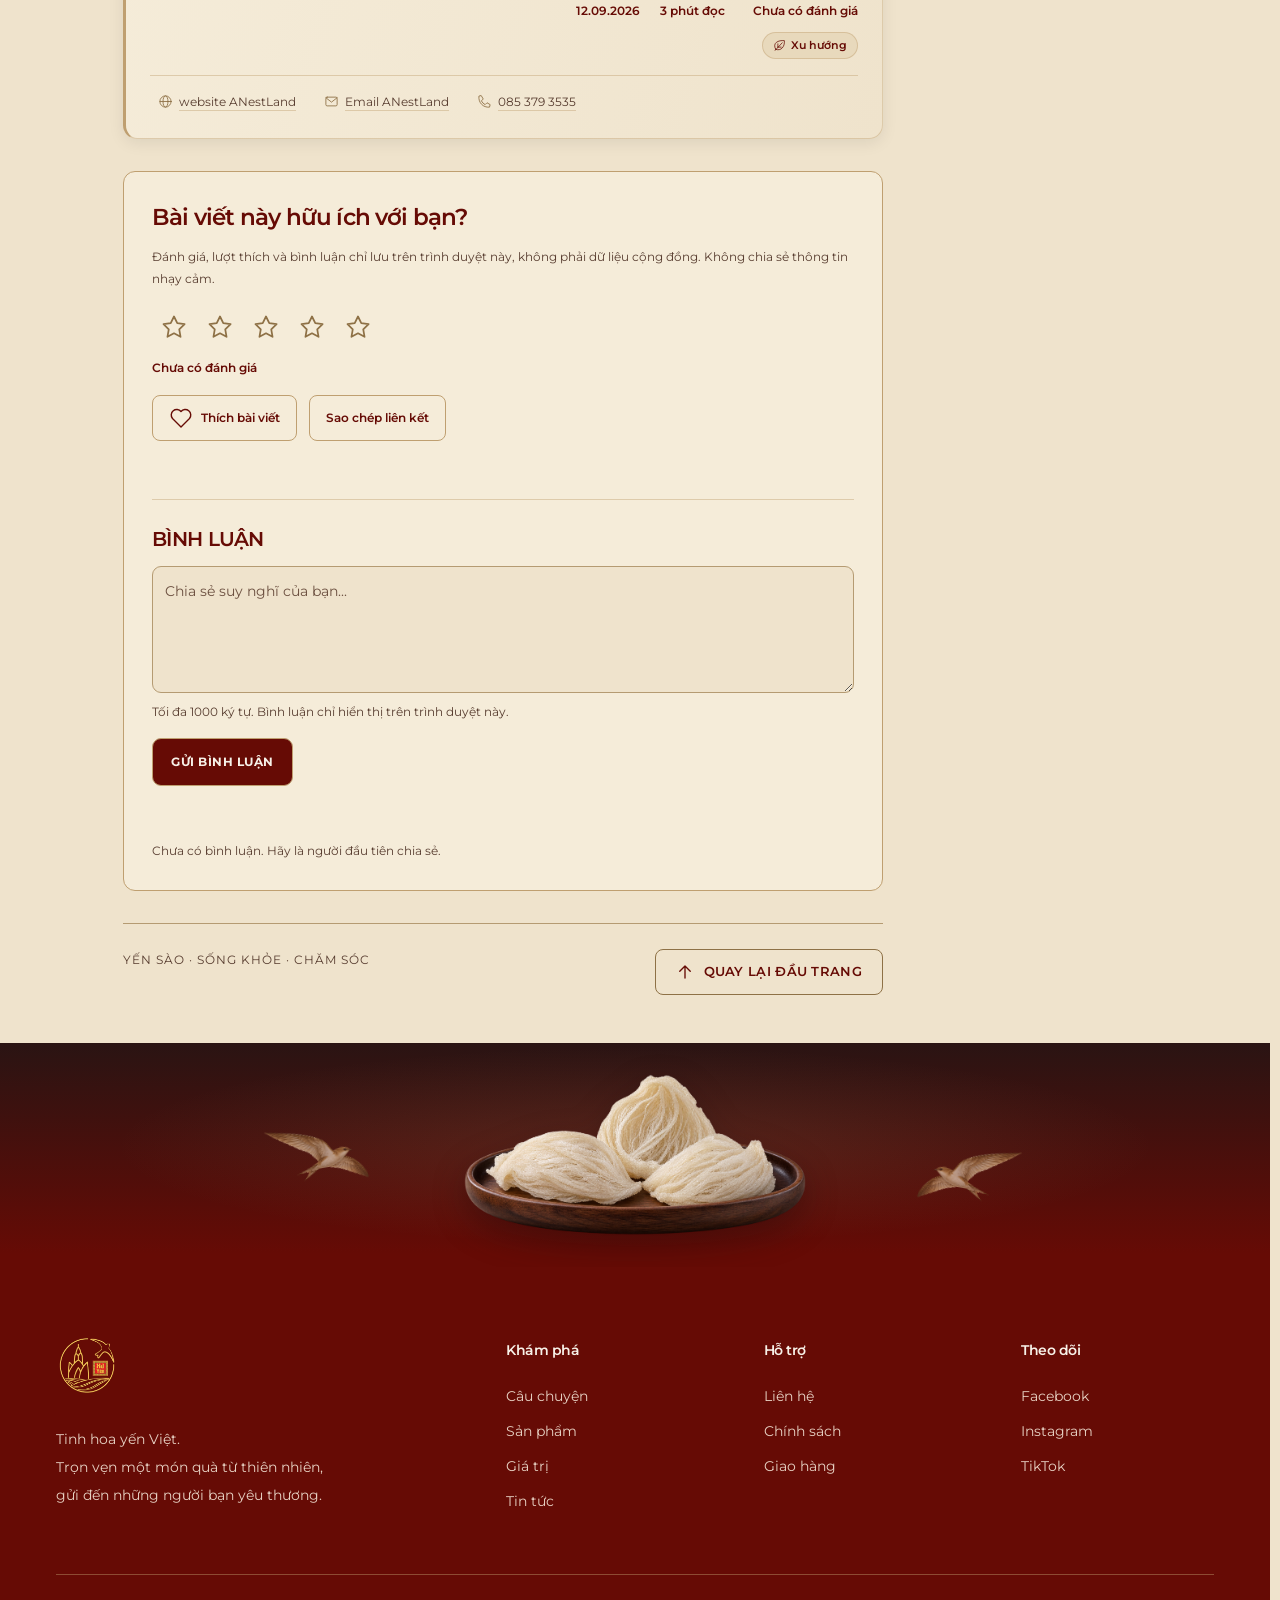
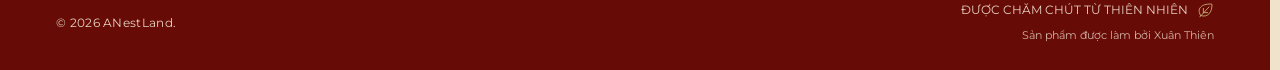
<file: ANestLand-Demo/blog-detail.html>
<!DOCTYPE html>
<html lang="vi">
<head>
  <meta charset="UTF-8">
  <meta name="viewport" content="width=device-width, initial-scale=1.0">
  <meta name="description" content="Yến sào nên dùng vào thời điểm nào?. Câu chuyện và sản phẩm yến sào được chăm chút tại ANestLand.">
  <meta name="theme-color" content="#660b05">
  <title>Yến sào nên dùng vào thời điểm nào? — ANestLand</title>
  <link rel="icon" type="image/png" sizes="32x32" href="assets/icons/anestland-official-favicon-32.png">
  <link rel="icon" type="image/png" sizes="192x192" href="assets/icons/anestland-official-favicon-192.png">
  <link rel="apple-touch-icon" sizes="180x180" href="assets/icons/anestland-official-apple-touch.png">
  <link rel="preconnect" href="https://fonts.googleapis.com">
  <link rel="preconnect" href="https://fonts.gstatic.com" crossorigin>
  <link href="https://fonts.googleapis.com/css2?family=Montserrat:wght@400;500;600;700&display=swap" rel="stylesheet">
  <link rel="stylesheet" href="styles.css">
  <link rel="preload" href="i18n.js" as="script">
  <link rel="preload" href="script.js" as="script">
  <script src="i18n.js" defer blocking="render"></script>
  <script src="script.js" defer blocking="render"></script>
</head>
<body class="inner-page news-detail-page">
  <svg class="svg-library" xmlns="http://www.w3.org/2000/svg" aria-hidden="true"><defs>
    <symbol id="i-nest" viewBox="0 0 40 40"><path d="M4 19q16 22 32 0M7 26q13 14 26 0M12 32q8 6 16 0M20 19Q16 3 33 5Q31 18 20 19Zm0 0 9-10"/></symbol>
    <symbol id="i-search" viewBox="0 0 24 24"><circle cx="10.5" cy="10.5" r="7.5"/><path d="m16 16 5 5"/></symbol>
    <symbol id="i-cart" viewBox="0 0 24 24"><path d="M2 3h3l2.5 12h12l2-9H6M8 15l-1 3h13"/><circle cx="9" cy="21" r="1"/><circle cx="18" cy="21" r="1"/></symbol>
    <symbol id="i-menu" viewBox="0 0 24 24"><path d="M3 5H21M3 12H21M3 19H21"/></symbol>
    <symbol id="i-arrow" viewBox="0 0 24 24"><path d="M3 12H21M15 6l6 6-6 6"/></symbol>
    <symbol id="i-heart" viewBox="0 0 24 24"><path d="M12 21 3.5 12.5a5.5 5.5 0 0 1 8.5-7 5.5 5.5 0 0 1 8.5 7Z"/></symbol>
    <symbol id="i-leaf" viewBox="0 0 24 24"><path d="M5 19C-2 7 10 2 21 3c1 11-6 20-16 16ZM4 21 17 7M9 15V9M9 15h6"/></symbol>
    <symbol id="i-shield" viewBox="0 0 24 24"><path d="m12 2 9 4v6c0 5-9 10-9 10S3 17 3 12V6ZM8 12l3 3 6-6"/></symbol>
    <symbol id="i-gift" viewBox="0 0 24 24"><path d="M3 10h18v11H3ZM2 6h20v4H2ZM12 6v15M12 6C1 7 5-4 12 6ZM12 6c11 1 7-10 0 0"/></symbol>
    <symbol id="i-close" viewBox="0 0 24 24"><path d="m5 5 14 14M19 5 5 19"/></symbol>
  </defs></svg>
  <a class="skip-link" href="#main">Đến nội dung chính</a>
  <header class="site-header" id="header">
    <a class="logo" href="index.html" aria-label="ANestLand, trang chủ"><img class="brand-logo" src="assets/icons/anestland-official-logo.png" width="500" height="500" alt="ANestLand"></a>
    <nav class="desktop-nav" aria-label="Điều hướng chính"><a href="index.html">TRANG CHỦ</a><a href="about.html">CÂU CHUYỆN</a><a href="products.html">SẢN PHẨM</a><a href="values.html">GIÁ TRỊ</a><a href="blog.html" class="active" aria-current="page">BLOG</a><a href="contact.html">LIÊN HỆ</a></nav>
    <div class="header-tools"><div class="header-search">
      <button type="button" class="icon-button search-trigger" id="search-toggle" aria-label="Mở tìm kiếm" aria-expanded="false" aria-controls="search-panel"><svg><use href="#i-search"/></svg></button>
      <form id="search-form" class="header-search-bar" role="search"><label class="sr-only" for="search-input">Tìm sản phẩm, bài viết</label><input id="search-input" type="search" autocomplete="off" maxlength="120" placeholder="Tìm sản phẩm..." aria-controls="search-results" aria-expanded="false"><button class="search-submit" type="submit" aria-label="Tìm kiếm"><svg><use href="#i-search"/></svg></button></form>
      <div id="search-panel" class="search-dropdown" hidden><div class="search-dropdown-heading"><p id="search-status" role="status" aria-live="polite"></p><button type="button" class="search-close icon-button" aria-label="Đóng tìm kiếm"><svg><use href="#i-close"/></svg></button></div><div id="search-results" class="search-results"></div></div>
    </div><a class="icon-button bag-button" id="bag-toggle" href="cart.html" aria-label="Giỏ hàng"><span class="sr-only">Giỏ hàng</span><svg><use href="#i-cart"/></svg><span class="bag-count" aria-hidden="true">0</span></a><button class="icon-button" id="menu-toggle" aria-label="Mở tài khoản ANestLand" aria-expanded="false" aria-controls="mobile-nav"><svg><use href="#i-menu"/></svg></button></div>
    <nav class="mobile-nav" id="mobile-nav" aria-label="Menu mở rộng" hidden><a href="index.html">Trang chủ</a><a href="about.html">Câu chuyện</a><a href="products.html">Sản phẩm</a><a href="values.html">Giá trị</a><a href="blog.html" class="active" aria-current="page">Chuyện về yến</a><a href="contact.html">Liên hệ</a><button type="button" class="mobile-account-entry" data-account-open>Tài khoản</button></nav>
  </header>
  <main id="main">
<article class="article-page"><div class="breadcrumb-row"><div class="container"><nav class="breadcrumbs" aria-label="Đường dẫn"><a href="index.html">Trang chủ</a><span aria-hidden="true">/</span><a href="blog.html">Chuyện về yến</a><span aria-hidden="true">/</span><span class="breadcrumb-content" aria-current="page">Yến sào nên dùng vào thời điểm nào?</span></nav></div></div><div class="article-reading-layout container"><details class="article-library"></details><div class="article-content-column"><header class="article-heading container"><p class="eyebrow" id="article-category">SỐNG KHỎE</p><h1 id="article-title">Yến sào nên dùng <br><em>vào thời điểm nào?</em></h1><p class="article-reading-meta"><span>ANestLand Journal</span><span id="article-date">12.09.2026</span><span>4 phút đọc</span></p></header><figure class="article-hero-image container"><img id="article-hero" src="assets/images/wellness-bowl.jpg" alt="Chén yến chưng táo đỏ bên khăn linen và muỗng gỗ" width="800" height="800"><figcaption>Một khoảng nghỉ nhỏ, dành cho sự chăm sóc mỗi ngày.</figcaption></figure><div class="article-body" id="article-body"><p class="article-lead">Giữa một ngày bận rộn, đôi khi điều chúng ta cần là một khoảng nghỉ thật nhỏ: đặt điện thoại xuống, chuẩn bị một món ăn yêu thích và dành vài phút cho bản thân.</p><p>Với yến sào, nhiều người đặt câu hỏi: nên dùng vào buổi sáng, buổi chiều hay buổi tối? Trong câu chuyện này, ANestLand gợi ý cách tạo một khoảnh khắc thưởng thức phù hợp với nhịp sống của bạn, thay vì biến việc chăm sóc thành một lịch trình cầu kỳ.</p><h2>Một buổi sáng được chuẩn bị trước</h2><p>Nếu yêu sự yên tĩnh của buổi sáng, bạn có thể dành một góc bàn nhỏ cho món yến đã chuẩn bị. Một chiếc chén sứ, một muỗng vừa tay và cách trình bày giản dị khiến trải nghiệm trở nên dễ chịu.</p><p>Hãy sắp xếp cùng bữa ăn và thói quen thường ngày của mình. Yến sào là một món thực phẩm trong chế độ ăn, không phải lý do để bỏ qua những bữa ăn đa dạng.</p><blockquote>Chăm sóc bản thân có thể bắt đầu từ một điều rất nhỏ, được thực hiện đều đặn và vừa sức.</blockquote><h2>Một khoảng nghỉ giữa ngày</h2><p>Có người thích thưởng thức một món nhẹ sau khi hoàn thành công việc. Một hũ yến nhỏ dễ mang theo hoặc một chén yến tự chuẩn bị có thể gợi nhắc bạn dành thời gian cho mình.</p><p>Chọn không gian và thời điểm thuận tiện, đọc hướng dẫn trên nhãn và chuẩn bị đúng cách. Sự thoải mái khi thưởng thức cũng là một phần của trải nghiệm.</p><figure><img src="assets/images/red-date-jar.jpg" alt="Hũ yến chưng táo đỏ nắp xanh" width="800" height="800" loading="lazy"><figcaption>Một hũ nhỏ, một lời nhắc dành thời gian cho bản thân.</figcaption></figure><h2>Chọn sản phẩm phù hợp với bạn</h2><p>Tổ yến tinh chế phù hợp với người muốn tự tay chuẩn bị món ăn và điều chỉnh cách kết hợp nguyên liệu. Yến chưng sẵn là gợi ý cho người yêu sự gọn gàng, tiện dùng.</p><p>Trước khi chọn, hãy xem thành phần, khẩu phần, hạn dùng và hướng dẫn bảo quản của sản phẩm thực tế. Nếu có nhu cầu dinh dưỡng đặc biệt hoặc thắc mắc về sự phù hợp, hãy trao đổi với người có chuyên môn trước khi thay đổi thói quen ăn uống.</p><h2>Từ thói quen đến sự quan tâm</h2><p>Một chén yến dành cho bản thân, hay một hũ nhỏ được đặt cạnh bữa ăn của người thân, đều có thể mang theo một lời quan tâm giản dị. Chọn cách thưởng thức thuận tiện, chú ý thông tin sản phẩm và để khoảnh khắc ấy diễn ra nhẹ nhàng.</p><p>ANestLand mong muốn đồng hành bằng những lựa chọn được chăm chút, để việc chăm sóc trở thành một phần tự nhiên của cuộc sống.</p><aside class="article-callout"><h3>Trước khi thưởng thức</h3><p>Kiểm tra thành phần và hạn sử dụng. Làm theo hướng dẫn trên bao bì. </p></aside></div></div><div class="article-right-sidebar"></div></div><div class="article-end article-body"><span>YẾN SÀO · SỐNG KHỎE · CHĂM SÓC</span><button type="button" class="text-link button-secondary article-end-top"><svg viewBox="0 0 24 24" aria-hidden="true" focusable="false"><path d="M12 20V4m-7 7 7-7 7 7"/></svg><span>QUAY LẠI ĐẦU TRANG</span></button></div></article><section class="section container"><div class="section-heading reveal"><p class="eyebrow">TIẾP TỤC CÂU CHUYỆN</p><h2>Có Thể Bạn <em>Muốn Đọc</em></h2></div><div class="blog-grid"><article class="blog-card reveal" data-blog-category="KIẾN THỨC VỀ YẾN"><a class="article-image" href="blog-detail.html?article=chat-luong" aria-label="Đọc: Cách nhận biết tổ yến chất lượng"><img src="assets/images/refined-nest.jpg" alt="Cách nhận biết tổ yến chất lượng" loading="lazy" width="800" height="800"></a><p class="article-meta">KIẾN THỨC VỀ YẾN<time>08.09.2026</time></p><h3><a href="blog-detail.html?article=chat-luong">Cách nhận biết tổ yến chất lượng</a></h3><a class="text-link button-secondary" href="blog-detail.html?article=chat-luong">Đọc thêm <svg><use href="#i-arrow"/></svg></a></article>
<article class="blog-card reveal" data-blog-category="QUÀ TẶNG"><a class="article-image" href="blog-detail.html?article=qua-tang" aria-label="Đọc: Gợi ý quà sức khỏe cho gia đình"><img src="assets/images/gift-box.jpg" alt="Gợi ý quà sức khỏe cho gia đình" loading="lazy" width="800" height="800"></a><p class="article-meta">QUÀ TẶNG<time>02.09.2026</time></p><h3><a href="blog-detail.html?article=qua-tang">Gợi ý quà sức khỏe cho gia đình</a></h3><a class="text-link button-secondary" href="blog-detail.html?article=qua-tang">Đọc thêm <svg><use href="#i-arrow"/></svg></a></article>
<article class="blog-card reveal" data-blog-category="KIẾN THỨC VỀ YẾN"><a class="article-image" href="blog-detail.html?article=tao-do" aria-label="Đọc: Yến chưng táo đỏ có gì đặc biệt?"><img src="assets/images/red-date-jar.jpg" alt="Yến chưng táo đỏ có gì đặc biệt?" loading="lazy" width="800" height="800"></a><p class="article-meta">KIẾN THỨC VỀ YẾN<time>28.08.2026</time></p><h3><a href="blog-detail.html?article=tao-do">Yến chưng táo đỏ có gì đặc biệt?</a></h3><a class="text-link button-secondary" href="blog-detail.html?article=tao-do">Đọc thêm <svg><use href="#i-arrow"/></svg></a></article></div><div class="section-more"><a class="text-link button-secondary" href="blog.html">TẤT CẢ BÀI VIẾT <svg><use href="#i-arrow"/></svg></a></div></section>
  </main>
  <footer id="footer"><div class="container footer-grid"><div class="footer-brand"><a class="logo" href="index.html"><img class="brand-logo" src="assets/icons/anestland-official-logo.png" width="500" height="500" alt="ANestLand"></a><p>Tinh hoa yến Việt.<br>Trọn vẹn một món quà từ thiên nhiên, gửi đến những người bạn yêu thương.</p></div><div><h2>Khám phá</h2><a href="about.html">Câu chuyện</a><a href="products.html">Sản phẩm</a><a href="values.html">Giá trị</a><a href="blog.html" data-i18n="footer.news">Tin tức</a></div><div><h2>Hỗ trợ</h2><a href="contact.html">Liên hệ</a><button data-info="policy">Chính sách</button><button data-info="shipping">Giao hàng</button></div><div><h2>Theo dõi</h2><button data-info="social">Facebook</button><button data-info="social">Instagram</button><button data-info="social">TikTok</button></div></div><div class="container footer-bottom"><p>© 2026 ANestLand.</p><div class="footer-credit-group"><span>ĐƯỢC CHĂM CHÚT TỪ THIÊN NHIÊN <svg><use href="#i-leaf"/></svg></span><span class="footer-credit">Sản phẩm được làm bởi Xuân Thiên</span></div></div></footer>
  
  <div class="toast" role="status" aria-live="polite"></div>
  <dialog id="content-dialog"><button class="dialog-close icon-button" aria-label="Đóng nội dung"><svg><use href="#i-close"/></svg></button><p class="eyebrow" id="dialog-label"></p><h2 id="dialog-title"></h2><div id="dialog-body"></div></dialog>
</body>
</html>
</file>
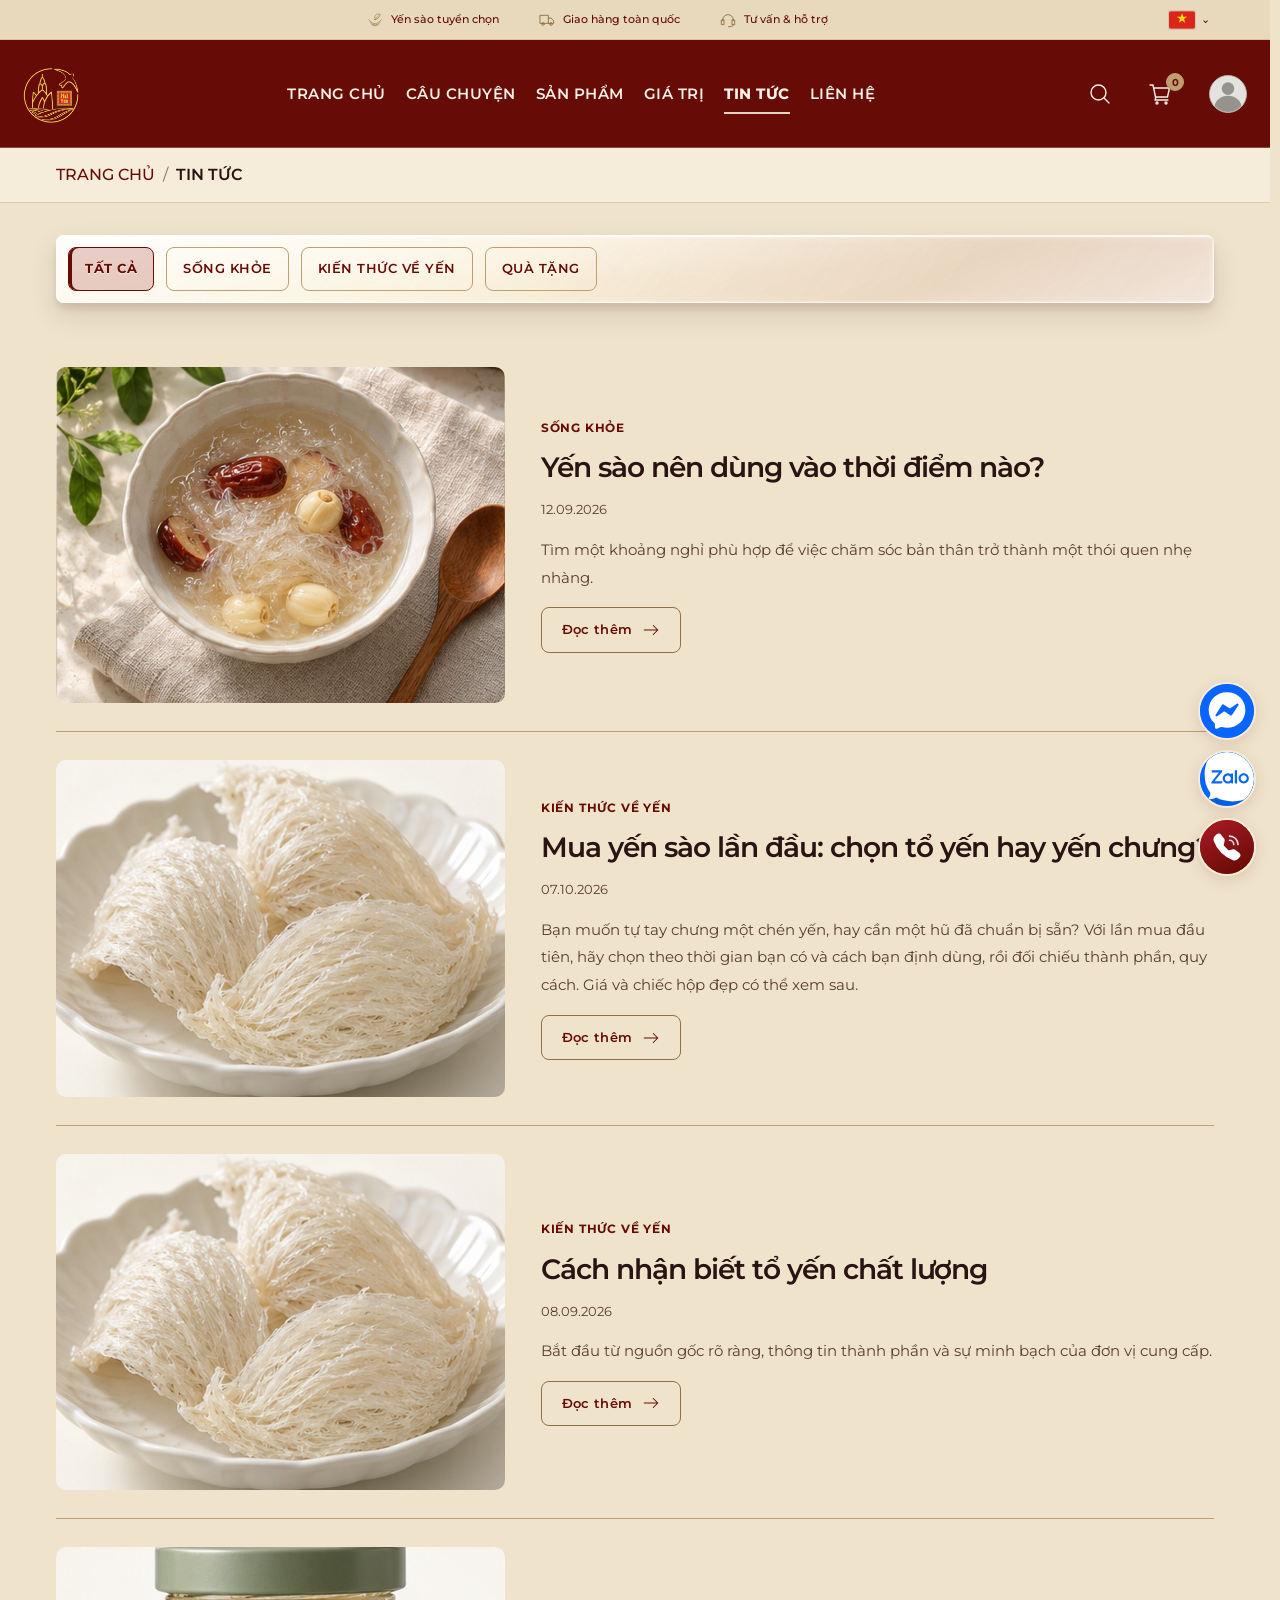
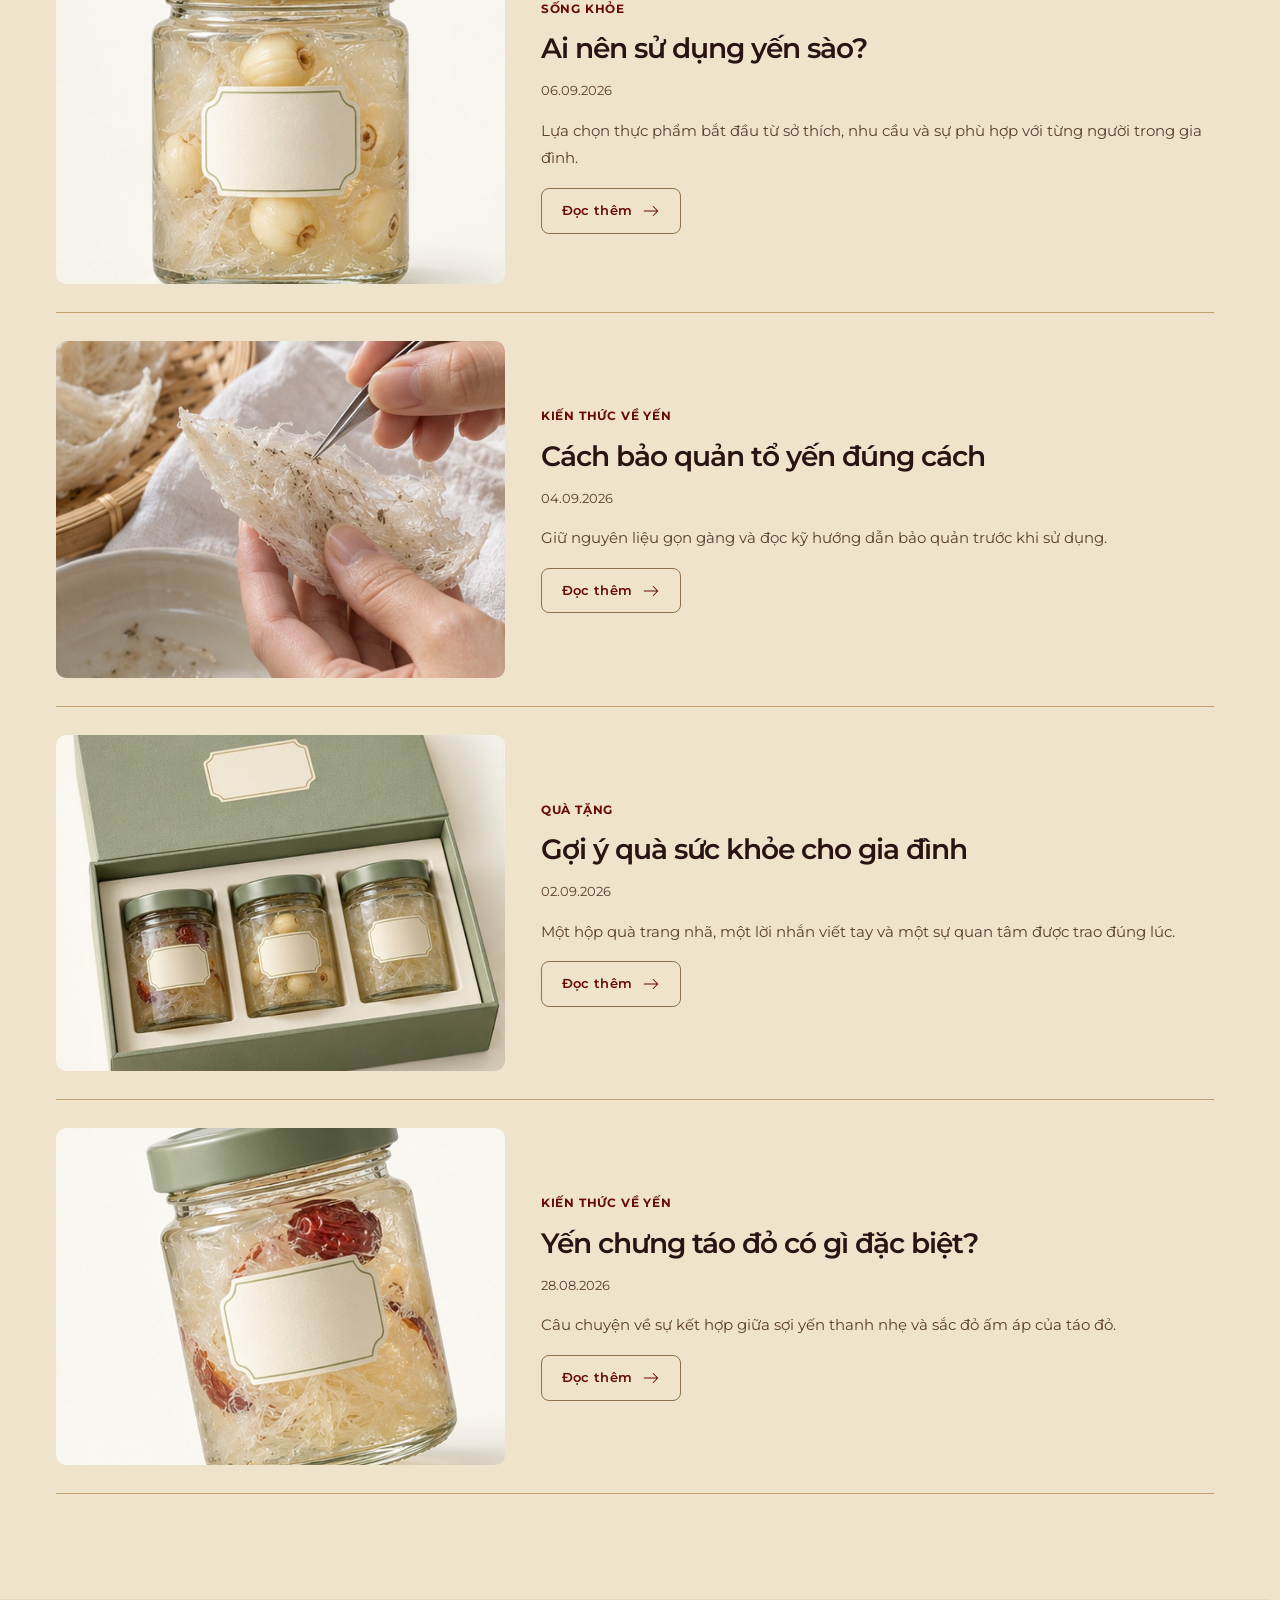
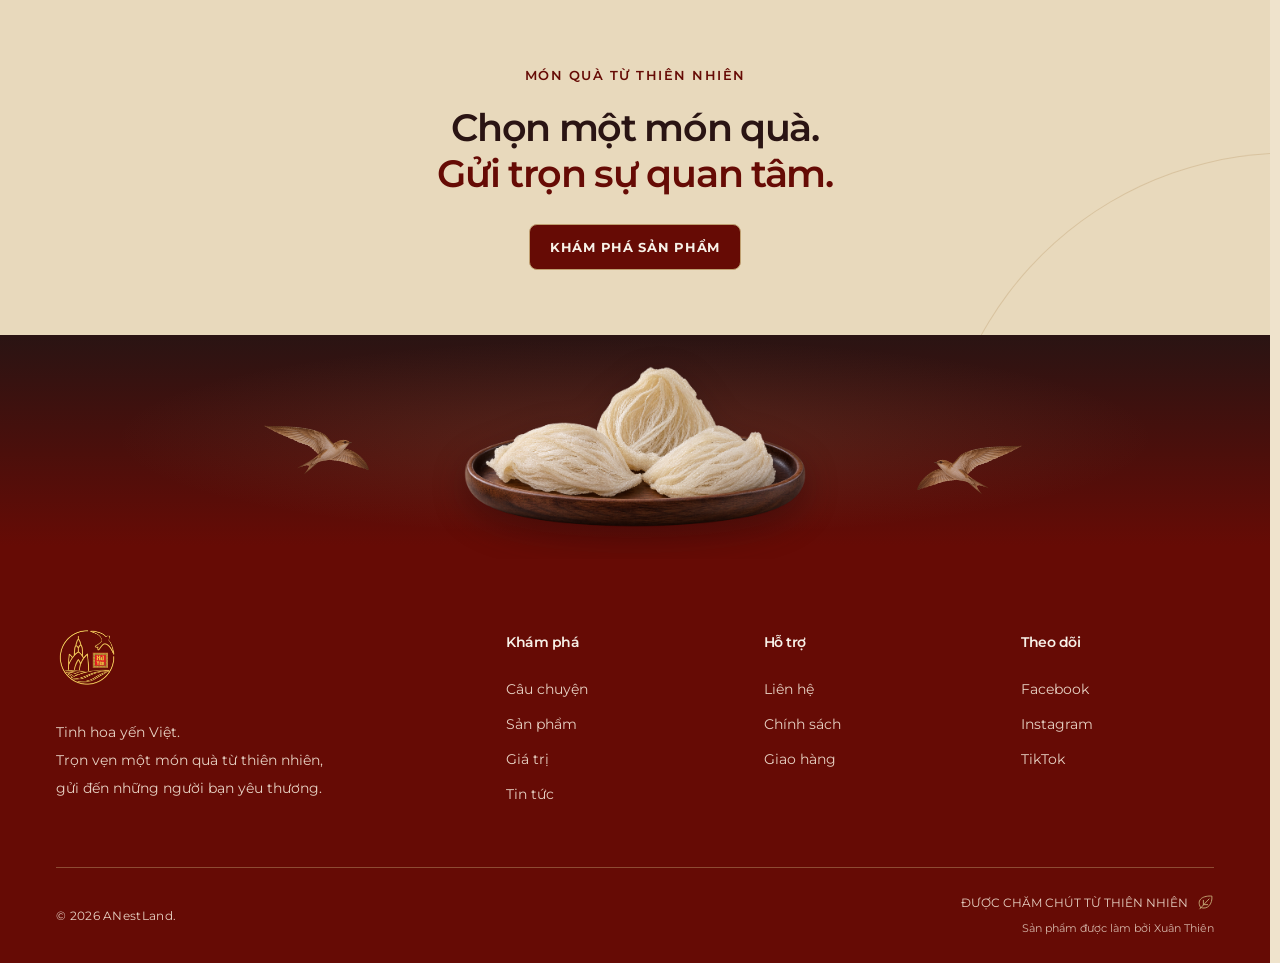
<file: ANestLand-Demo/blog.html>
<!DOCTYPE html>
<html lang="vi">
<head>
  <meta charset="UTF-8">
  <meta name="viewport" content="width=device-width, initial-scale=1.0">
  <meta name="description" content="Chuyện Về Yến. Câu chuyện và sản phẩm yến sào được chăm chút tại ANestLand.">
  <meta name="theme-color" content="#660b05">
  <title>Chuyện Về Yến — ANestLand</title>
  <link rel="icon" type="image/png" sizes="32x32" href="assets/icons/anestland-official-favicon-32.png">
  <link rel="icon" type="image/png" sizes="192x192" href="assets/icons/anestland-official-favicon-192.png">
  <link rel="apple-touch-icon" sizes="180x180" href="assets/icons/anestland-official-apple-touch.png">
  <link rel="preconnect" href="https://fonts.googleapis.com">
  <link rel="preconnect" href="https://fonts.gstatic.com" crossorigin>
  <link href="https://fonts.googleapis.com/css2?family=Montserrat:wght@400;500;600;700&display=swap" rel="stylesheet">
  <link rel="stylesheet" href="styles.css">
  <script src="i18n.js" defer></script>
  <script src="script.js" defer></script>
</head>
<body class="inner-page">
  <svg class="svg-library" xmlns="http://www.w3.org/2000/svg" aria-hidden="true"><defs>
    <symbol id="i-nest" viewBox="0 0 40 40"><path d="M4 19q16 22 32 0M7 26q13 14 26 0M12 32q8 6 16 0M20 19Q16 3 33 5Q31 18 20 19Zm0 0 9-10"/></symbol>
    <symbol id="i-search" viewBox="0 0 24 24"><circle cx="10.5" cy="10.5" r="7.5"/><path d="m16 16 5 5"/></symbol>
    <symbol id="i-cart" viewBox="0 0 24 24"><path d="M2 3h3l2.5 12h12l2-9H6M8 15l-1 3h13"/><circle cx="9" cy="21" r="1"/><circle cx="18" cy="21" r="1"/></symbol>
    <symbol id="i-menu" viewBox="0 0 24 24"><path d="M3 5H21M3 12H21M3 19H21"/></symbol>
    <symbol id="i-arrow" viewBox="0 0 24 24"><path d="M3 12H21M15 6l6 6-6 6"/></symbol>
    <symbol id="i-heart" viewBox="0 0 24 24"><path d="M12 21 3.5 12.5a5.5 5.5 0 0 1 8.5-7 5.5 5.5 0 0 1 8.5 7Z"/></symbol>
    <symbol id="i-leaf" viewBox="0 0 24 24"><path d="M5 19C-2 7 10 2 21 3c1 11-6 20-16 16ZM4 21 17 7M9 15V9M9 15h6"/></symbol>
    <symbol id="i-shield" viewBox="0 0 24 24"><path d="m12 2 9 4v6c0 5-9 10-9 10S3 17 3 12V6ZM8 12l3 3 6-6"/></symbol>
    <symbol id="i-gift" viewBox="0 0 24 24"><path d="M3 10h18v11H3ZM2 6h20v4H2ZM12 6v15M12 6C1 7 5-4 12 6ZM12 6c11 1 7-10 0 0"/></symbol>
    <symbol id="i-close" viewBox="0 0 24 24"><path d="m5 5 14 14M19 5 5 19"/></symbol>
  </defs></svg>
  <a class="skip-link" href="#main">Đến nội dung chính</a>
  <header class="site-header" id="header">
    <a class="logo" href="index.html" aria-label="ANestLand, trang chủ"><img class="brand-logo" src="assets/icons/anestland-official-logo.png" width="500" height="500" alt="ANestLand"></a>
    <nav class="desktop-nav" aria-label="Điều hướng chính"><a href="index.html">TRANG CHỦ</a><a href="about.html">CÂU CHUYỆN</a><a href="products.html">SẢN PHẨM</a><a href="values.html">GIÁ TRỊ</a><a href="blog.html" class="active" aria-current="page">BLOG</a><a href="contact.html">LIÊN HỆ</a></nav>
    <div class="header-tools"><div class="header-search">
      <button type="button" class="icon-button search-trigger" id="search-toggle" aria-label="Mở tìm kiếm" aria-expanded="false" aria-controls="search-panel"><svg><use href="#i-search"/></svg></button>
      <form id="search-form" class="header-search-bar" role="search"><label class="sr-only" for="search-input">Tìm sản phẩm, bài viết</label><input id="search-input" type="search" autocomplete="off" maxlength="120" placeholder="Tìm sản phẩm..." aria-controls="search-results" aria-expanded="false"><button class="search-submit" type="submit" aria-label="Tìm kiếm"><svg><use href="#i-search"/></svg></button></form>
      <div id="search-panel" class="search-dropdown" hidden><div class="search-dropdown-heading"><p id="search-status" role="status" aria-live="polite"></p><button type="button" class="search-close icon-button" aria-label="Đóng tìm kiếm"><svg><use href="#i-close"/></svg></button></div><div id="search-results" class="search-results"></div></div>
    </div><a class="icon-button bag-button" id="bag-toggle" href="cart.html" aria-label="Giỏ hàng"><span class="sr-only">Giỏ hàng</span><svg><use href="#i-cart"/></svg><span class="bag-count" aria-hidden="true">0</span></a><button class="icon-button" id="menu-toggle" aria-label="Mở tài khoản ANestLand" aria-expanded="false" aria-controls="mobile-nav"><svg><use href="#i-menu"/></svg></button></div>
    <nav class="mobile-nav" id="mobile-nav" aria-label="Menu mở rộng" hidden><a href="index.html">Trang chủ</a><a href="about.html">Câu chuyện</a><a href="products.html">Sản phẩm</a><a href="values.html">Giá trị</a><a href="blog.html" class="active" aria-current="page">Chuyện về yến</a><a href="contact.html">Liên hệ</a><button type="button" class="mobile-account-entry" data-account-open>Tài khoản</button></nav>
  </header>
  <main id="main">
<div class="breadcrumb-row"><div class="container"><nav class="breadcrumbs" aria-label="Đường dẫn"><a href="index.html">Trang chủ</a><span aria-hidden="true">/</span><span aria-current="page">Blog</span></nav></div></div><h1 class="sr-only">Chuyện <em>Về Yến</em></h1><section class="section container"><article class="featured-article reveal"><a class="featured-article-image" href="blog-detail.html?article=thoi-diem"><img src="assets/images/wellness-bowl.jpg" alt="Một chén yến chưng táo đỏ trong buổi sáng nhẹ nhàng" width="800" height="800"></a><div class="editorial-copy"><p class="eyebrow">BÀI VIẾT NỔI BẬT · SỐNG KHỎE</p><h2><a href="blog-detail.html?article=thoi-diem">Yến sào nên dùng<br><em>vào thời điểm nào?</em></a></h2><p>Một buổi sáng chậm rãi hay một khoảng nghỉ trong ngày đều có thể trở thành khoảnh khắc chăm sóc bản thân. Điều gì khiến thói quen ấy phù hợp với bạn?</p><p class="article-date">12.09.2026 · 4 phút đọc</p><a class="text-link button-secondary" href="blog-detail.html?article=thoi-diem">ĐỌC CÂU CHUYỆN</a></div></article><div class="blog-filter-row" aria-label="Chủ đề bài viết"><button class="selected" data-blog-filter="all" aria-pressed="true">TẤT CẢ CÂU CHUYỆN</button><button data-blog-filter="SỐNG KHỎE" aria-pressed="false">SỐNG KHỎE</button><button data-blog-filter="KIẾN THỨC VỀ YẾN" aria-pressed="false">KIẾN THỨC VỀ YẾN</button><button data-blog-filter="QUÀ TẶNG" aria-pressed="false">QUÀ TẶNG</button></div><div class="blog-grid"><article class="blog-card reveal" data-blog-category="SỐNG KHỎE"><a class="article-image" href="blog-detail.html?article=thoi-diem" aria-label="Đọc: Yến sào nên dùng vào thời điểm nào?"><img src="assets/images/wellness-bowl.jpg" alt="Yến sào nên dùng vào thời điểm nào?" loading="lazy" width="800" height="800"></a><p class="article-meta">SỐNG KHỎE<time>12.09.2026</time></p><h3><a href="blog-detail.html?article=thoi-diem">Yến sào nên dùng vào thời điểm nào?</a></h3><a class="text-link button-secondary" href="blog-detail.html?article=thoi-diem">Đọc thêm <svg><use href="#i-arrow"/></svg></a></article>
<article class="blog-card reveal" data-blog-category="KIẾN THỨC VỀ YẾN"><a class="article-image" href="blog-detail.html?article=mua-yen-lan-dau" aria-label="Đọc: Mua yến sào lần đầu: chọn tổ yến hay yến chưng?"><img src="assets/images/refined-nest.jpg" alt="Ảnh minh họa tổ yến khô màu ngà trong đĩa sứ" loading="lazy" width="800" height="800"></a><p class="article-meta">KIẾN THỨC VỀ YẾN<time datetime="2026-10-07">07.10.2026</time></p><h3><a href="blog-detail.html?article=mua-yen-lan-dau">Mua yến sào lần đầu: chọn tổ yến hay yến chưng?</a></h3><a class="text-link button-secondary" href="blog-detail.html?article=mua-yen-lan-dau">Đọc thêm <svg><use href="#i-arrow"/></svg></a></article>
<article class="blog-card reveal" data-blog-category="KIẾN THỨC VỀ YẾN"><a class="article-image" href="blog-detail.html?article=chat-luong" aria-label="Đọc: Cách nhận biết tổ yến chất lượng"><img src="assets/images/refined-nest.jpg" alt="Cách nhận biết tổ yến chất lượng" loading="lazy" width="800" height="800"></a><p class="article-meta">KIẾN THỨC VỀ YẾN<time>08.09.2026</time></p><h3><a href="blog-detail.html?article=chat-luong">Cách nhận biết tổ yến chất lượng</a></h3><a class="text-link button-secondary" href="blog-detail.html?article=chat-luong">Đọc thêm <svg><use href="#i-arrow"/></svg></a></article>
<article class="blog-card reveal" data-blog-category="SỐNG KHỎE"><a class="article-image" href="blog-detail.html?article=doi-tuong" aria-label="Đọc: Ai nên sử dụng yến sào?"><img src="assets/images/lotus-jar.jpg" alt="Ai nên sử dụng yến sào?" loading="lazy" width="800" height="800"></a><p class="article-meta">SỐNG KHỎE<time>06.09.2026</time></p><h3><a href="blog-detail.html?article=doi-tuong">Ai nên sử dụng yến sào?</a></h3><a class="text-link button-secondary" href="blog-detail.html?article=doi-tuong">Đọc thêm <svg><use href="#i-arrow"/></svg></a></article>
<article class="blog-card reveal" data-blog-category="KIẾN THỨC VỀ YẾN"><a class="article-image" href="blog-detail.html?article=bao-quan" aria-label="Đọc: Cách bảo quản tổ yến đúng cách"><img src="assets/images/craftsmanship.jpg" alt="Cách bảo quản tổ yến đúng cách" loading="lazy" width="800" height="800"></a><p class="article-meta">KIẾN THỨC VỀ YẾN<time>04.09.2026</time></p><h3><a href="blog-detail.html?article=bao-quan">Cách bảo quản tổ yến đúng cách</a></h3><a class="text-link button-secondary" href="blog-detail.html?article=bao-quan">Đọc thêm <svg><use href="#i-arrow"/></svg></a></article>
<article class="blog-card reveal" data-blog-category="QUÀ TẶNG"><a class="article-image" href="blog-detail.html?article=qua-tang" aria-label="Đọc: Gợi ý quà sức khỏe cho gia đình"><img src="assets/images/gift-box.jpg" alt="Gợi ý quà sức khỏe cho gia đình" loading="lazy" width="800" height="800"></a><p class="article-meta">QUÀ TẶNG<time>02.09.2026</time></p><h3><a href="blog-detail.html?article=qua-tang">Gợi ý quà sức khỏe cho gia đình</a></h3><a class="text-link button-secondary" href="blog-detail.html?article=qua-tang">Đọc thêm <svg><use href="#i-arrow"/></svg></a></article>
<article class="blog-card reveal" data-blog-category="KIẾN THỨC VỀ YẾN"><a class="article-image" href="blog-detail.html?article=tao-do" aria-label="Đọc: Yến chưng táo đỏ có gì đặc biệt?"><img src="assets/images/red-date-jar.jpg" alt="Yến chưng táo đỏ có gì đặc biệt?" loading="lazy" width="800" height="800"></a><p class="article-meta">KIẾN THỨC VỀ YẾN<time>28.08.2026</time></p><h3><a href="blog-detail.html?article=tao-do">Yến chưng táo đỏ có gì đặc biệt?</a></h3><a class="text-link button-secondary" href="blog-detail.html?article=tao-do">Đọc thêm <svg><use href="#i-arrow"/></svg></a></article></div></section><section class="newsletter page-cta"><div class="container"><p class="eyebrow">MÓN QUÀ TỪ THIÊN NHIÊN</p><h2>Chọn một món quà.<br><em>Gửi trọn sự quan tâm.</em></h2><a class="button" href="products.html">KHÁM PHÁ SẢN PHẨM</a></div></section>
  </main>
  <footer id="footer"><div class="container footer-grid"><div class="footer-brand"><a class="logo" href="index.html"><img class="brand-logo" src="assets/icons/anestland-official-logo.png" width="500" height="500" alt="ANestLand"></a><p>Tinh hoa yến Việt.<br>Trọn vẹn một món quà từ thiên nhiên, gửi đến những người bạn yêu thương.</p></div><div><h2>Khám phá</h2><a href="about.html">Câu chuyện</a><a href="products.html">Sản phẩm</a><a href="values.html">Giá trị</a><a href="blog.html" data-i18n="footer.news">Tin tức</a></div><div><h2>Hỗ trợ</h2><a href="contact.html">Liên hệ</a><button data-info="policy">Chính sách</button><button data-info="shipping">Giao hàng</button></div><div><h2>Theo dõi</h2><button data-info="social">Facebook</button><button data-info="social">Instagram</button><button data-info="social">TikTok</button></div></div><div class="container footer-bottom"><p>© 2026 ANestLand.</p><div class="footer-credit-group"><span>ĐƯỢC CHĂM CHÚT TỪ THIÊN NHIÊN <svg><use href="#i-leaf"/></svg></span><span class="footer-credit">Sản phẩm được làm bởi Xuân Thiên</span></div></div></footer>
  
  <div class="toast" role="status" aria-live="polite"></div>
  <dialog id="content-dialog"><button class="dialog-close icon-button" aria-label="Đóng nội dung"><svg><use href="#i-close"/></svg></button><p class="eyebrow" id="dialog-label"></p><h2 id="dialog-title"></h2><div id="dialog-body"></div></dialog>
</body>
</html>
</file>
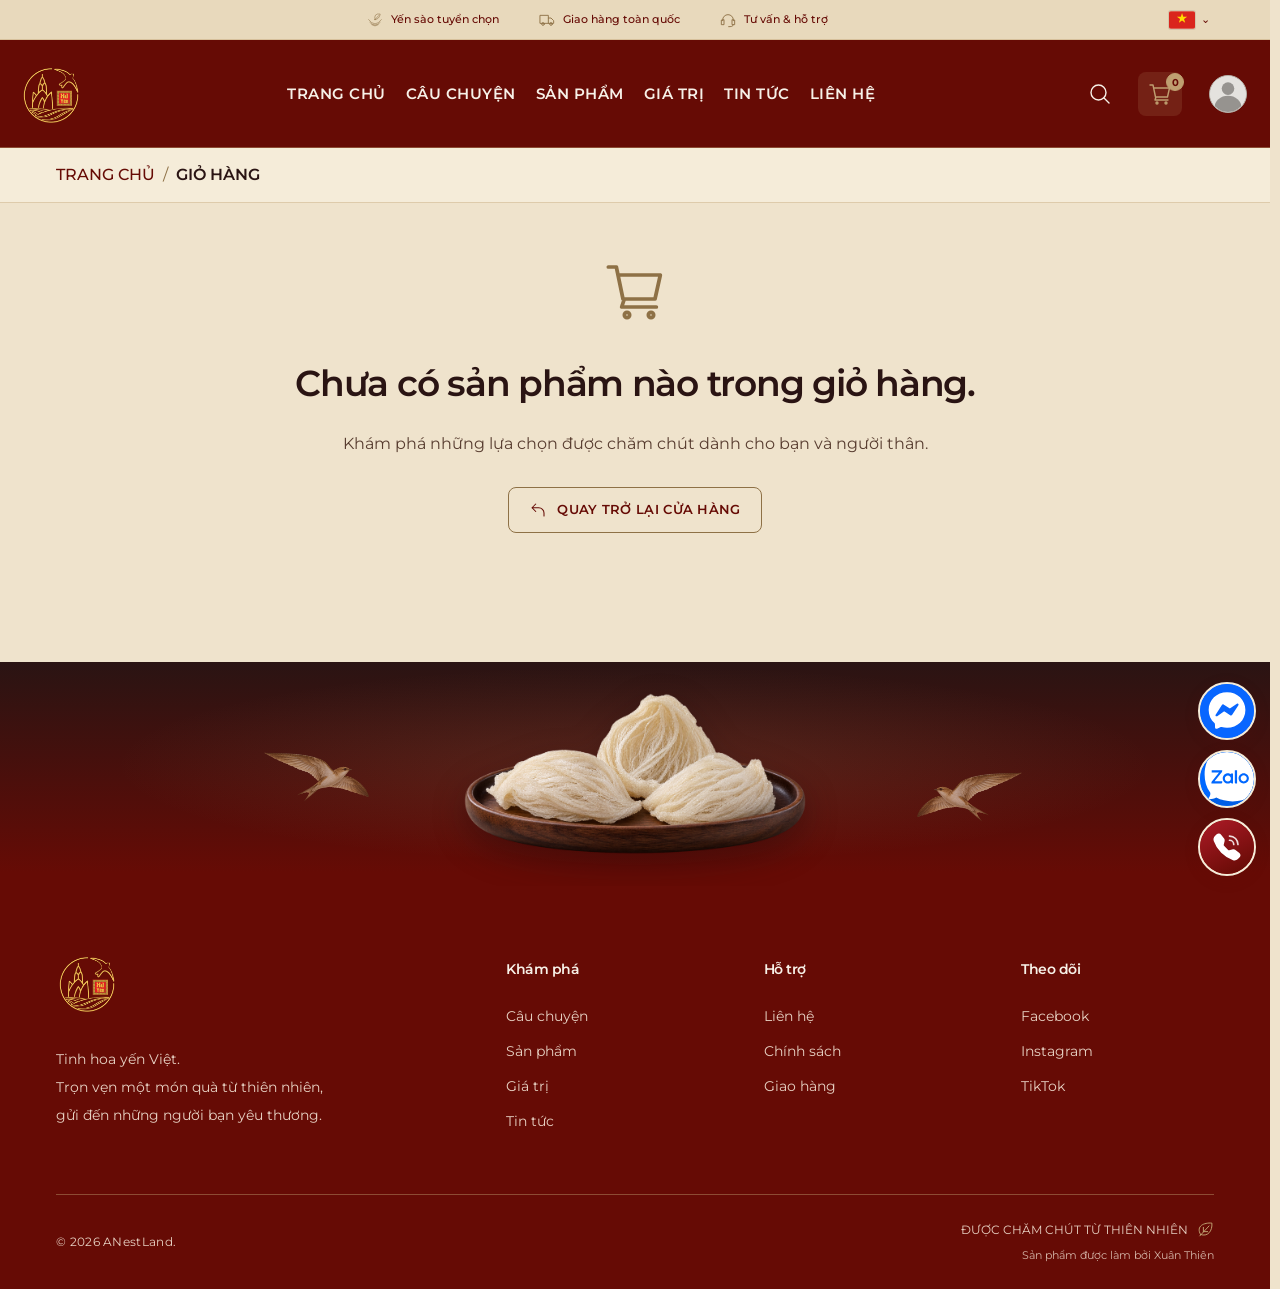
<file: ANestLand-Demo/cart.html>
<!DOCTYPE html>
<html lang="vi">
<head>
  <meta charset="UTF-8">
  <meta name="viewport" content="width=device-width, initial-scale=1.0">
  <meta name="description" content="Giỏ hàng ANestLand: xem sản phẩm đã chọn, điều chỉnh số lượng và tổng giá trị.">
  <meta name="theme-color" content="#660b05">
  <title>Giỏ Hàng — ANestLand</title>
  <link rel="icon" type="image/png" sizes="32x32" href="assets/icons/anestland-official-favicon-32.png">
  <link rel="icon" type="image/png" sizes="192x192" href="assets/icons/anestland-official-favicon-192.png">
  <link rel="apple-touch-icon" sizes="180x180" href="assets/icons/anestland-official-apple-touch.png">
  <link rel="preconnect" href="https://fonts.googleapis.com">
  <link rel="preconnect" href="https://fonts.gstatic.com" crossorigin>
  <link href="https://fonts.googleapis.com/css2?family=Montserrat:wght@400;500;600;700&display=swap" rel="stylesheet">
  <link rel="stylesheet" href="styles.css">
  <script src="i18n.js" defer></script>
  <script src="script.js" defer></script>
</head>
<body class="inner-page">
  <svg class="svg-library" xmlns="http://www.w3.org/2000/svg" aria-hidden="true"><defs>
    <symbol id="i-nest" viewBox="0 0 40 40"><path d="M4 19q16 22 32 0M7 26q13 14 26 0M12 32q8 6 16 0M20 19Q16 3 33 5Q31 18 20 19Zm0 0 9-10"/></symbol>
    <symbol id="i-search" viewBox="0 0 24 24"><circle cx="10.5" cy="10.5" r="7.5"/><path d="m16 16 5 5"/></symbol>
    <symbol id="i-cart" viewBox="0 0 24 24"><path d="M2 3h3l2.5 12h12l2-9H6M8 15l-1 3h13"/><circle cx="9" cy="21" r="1"/><circle cx="18" cy="21" r="1"/></symbol>
    <symbol id="i-menu" viewBox="0 0 24 24"><path d="M3 5H21M3 12H21M3 19H21"/></symbol>
    <symbol id="i-arrow" viewBox="0 0 24 24"><path d="M3 12H21M15 6l6 6-6 6"/></symbol>
    <symbol id="i-heart" viewBox="0 0 24 24"><path d="M12 21 3.5 12.5a5.5 5.5 0 0 1 8.5-7 5.5 5.5 0 0 1 8.5 7Z"/></symbol>
    <symbol id="i-leaf" viewBox="0 0 24 24"><path d="M5 19C-2 7 10 2 21 3c1 11-6 20-16 16ZM4 21 17 7M9 15V9M9 15h6"/></symbol>
    <symbol id="i-shield" viewBox="0 0 24 24"><path d="m12 2 9 4v6c0 5-9 10-9 10S3 17 3 12V6ZM8 12l3 3 6-6"/></symbol>
    <symbol id="i-gift" viewBox="0 0 24 24"><path d="M3 10h18v11H3ZM2 6h20v4H2ZM12 6v15M12 6C1 7 5-4 12 6ZM12 6c11 1 7-10 0 0"/></symbol>
    <symbol id="i-close" viewBox="0 0 24 24"><path d="m5 5 14 14M19 5 5 19"/></symbol>
  </defs></svg>
  <a class="skip-link" href="#main">Đến nội dung chính</a>
  <header class="site-header" id="header">
    <a class="logo" href="index.html" aria-label="ANestLand, trang chủ"><img class="brand-logo" src="assets/icons/anestland-official-logo.png" width="500" height="500" alt="ANestLand"></a>
    <nav class="desktop-nav" aria-label="Điều hướng chính"><a href="index.html">TRANG CHỦ</a><a href="about.html">CÂU CHUYỆN</a><a href="products.html">SẢN PHẨM</a><a href="values.html">GIÁ TRỊ</a><a href="blog.html">BLOG</a><a href="contact.html">LIÊN HỆ</a></nav>
    <div class="header-tools"><div class="header-search">
      <button type="button" class="icon-button search-trigger" id="search-toggle" aria-label="Mở tìm kiếm" aria-expanded="false" aria-controls="search-panel"><svg><use href="#i-search"/></svg></button>
      <form id="search-form" class="header-search-bar" role="search"><label class="sr-only" for="search-input">Tìm sản phẩm, bài viết</label><input id="search-input" type="search" autocomplete="off" maxlength="120" placeholder="Tìm sản phẩm..." aria-controls="search-results" aria-expanded="false"><button class="search-submit" type="submit" aria-label="Tìm kiếm"><svg><use href="#i-search"/></svg></button></form>
      <div id="search-panel" class="search-dropdown" hidden><div class="search-dropdown-heading"><p id="search-status" role="status" aria-live="polite"></p><button type="button" class="search-close icon-button" aria-label="Đóng tìm kiếm"><svg><use href="#i-close"/></svg></button></div><div id="search-results" class="search-results"></div></div>
    </div><a class="icon-button bag-button" id="bag-toggle" href="cart.html" aria-current="page" aria-label="Giỏ hàng"><span class="sr-only">Giỏ hàng</span><svg><use href="#i-cart"/></svg><span class="bag-count" aria-hidden="true">0</span></a><button class="icon-button" id="menu-toggle" aria-label="Mở tài khoản ANestLand" aria-expanded="false" aria-controls="mobile-nav"><svg><use href="#i-menu"/></svg></button></div>
    <nav class="mobile-nav" id="mobile-nav" aria-label="Menu mở rộng" hidden><a href="index.html">Trang chủ</a><a href="about.html">Câu chuyện</a><a href="products.html">Sản phẩm</a><a href="values.html">Giá trị</a><a href="blog.html">Chuyện về yến</a><a href="contact.html">Liên hệ</a><button type="button" class="mobile-account-entry" data-account-open>Tài khoản</button></nav>
  </header>
  <main id="main">
    <div class="breadcrumb-row"><div class="container"><nav class="breadcrumbs" aria-label="Đường dẫn"><a href="index.html">Trang chủ</a><span aria-hidden="true">/</span><span aria-current="page">Giỏ hàng</span></nav></div></div><h1 class="sr-only">GIỎ HÀNG</h1>
    <section class="section container cart-section" aria-label="Giỏ hàng của bạn">
      <div class="cart-empty" id="cart-empty"><svg aria-hidden="true"><use href="#i-cart"/></svg><h2>Chưa có sản phẩm nào trong giỏ hàng.</h2><p>Khám phá những lựa chọn được chăm chút dành cho bạn và người thân.</p><a class="text-link button-secondary" href="products.html"><svg class="return-arrow" viewBox="0 0 24 24" aria-hidden="true" focusable="false"><path d="M9 4 4 9l5 5M4 9h9a7 7 0 0 1 7 7v4"/></svg> QUAY TRỞ LẠI CỬA HÀNG</a></div>
      <div class="cart-layout" id="cart-layout" hidden><div><div class="cart-list-heading"><h2>Sản phẩm đã chọn</h2><a class="text-link button-secondary" href="products.html">TIẾP TỤC MUA SẮM <svg><use href="#i-arrow"/></svg></a></div><div id="cart-items"></div></div>
        <aside class="cart-summary" aria-labelledby="cart-summary-title"><p class="eyebrow">CHĂM CHÚT TỪNG LỰA CHỌN</p><h2 id="cart-summary-title">TÓM TẮT ĐƠN HÀNG</h2><dl><div><dt>Tạm tính</dt><dd id="cart-subtotal">0₫</dd></div><div class="cart-total"><dt>Tổng cộng</dt><dd id="cart-total">0₫</dd></div></dl><button class="button" type="button" id="cart-checkout">TIẾN HÀNH THANH TOÁN</button><p id="cart-checkout-message" role="status" aria-live="polite"></p><a class="cart-support" href="contact.html">Cần hỗ trợ chọn quà? Liên hệ ANestLand</a></aside>
      </div><p class="cart-status" id="cart-status" role="status" aria-live="polite"></p>
    </section>
  </main>
  <footer id="footer"><div class="container footer-grid"><div class="footer-brand"><a class="logo" href="index.html"><img class="brand-logo" src="assets/icons/anestland-official-logo.png" width="500" height="500" alt="ANestLand"></a><p>Tinh hoa yến Việt.<br>Trọn vẹn một món quà từ thiên nhiên, gửi đến những người bạn yêu thương.</p></div><div><h2>Khám phá</h2><a href="about.html">Câu chuyện</a><a href="products.html">Sản phẩm</a><a href="values.html">Giá trị</a><a href="blog.html" data-i18n="footer.news">Tin tức</a></div><div><h2>Hỗ trợ</h2><a href="contact.html">Liên hệ</a><button data-info="policy">Chính sách</button><button data-info="shipping">Giao hàng</button></div><div><h2>Theo dõi</h2><button data-info="social">Facebook</button><button data-info="social">Instagram</button><button data-info="social">TikTok</button></div></div><div class="container footer-bottom"><p>© 2026 ANestLand.</p><div class="footer-credit-group"><span>ĐƯỢC CHĂM CHÚT TỪ THIÊN NHIÊN <svg><use href="#i-leaf"/></svg></span><span class="footer-credit">Sản phẩm được làm bởi Xuân Thiên</span></div></div></footer>
  
  <div class="toast" role="status" aria-live="polite"></div>
  <dialog id="content-dialog"><button class="dialog-close icon-button" aria-label="Đóng nội dung"><svg><use href="#i-close"/></svg></button><p class="eyebrow" id="dialog-label"></p><h2 id="dialog-title"></h2><div id="dialog-body"></div></dialog>
</body>
</html>
</file>
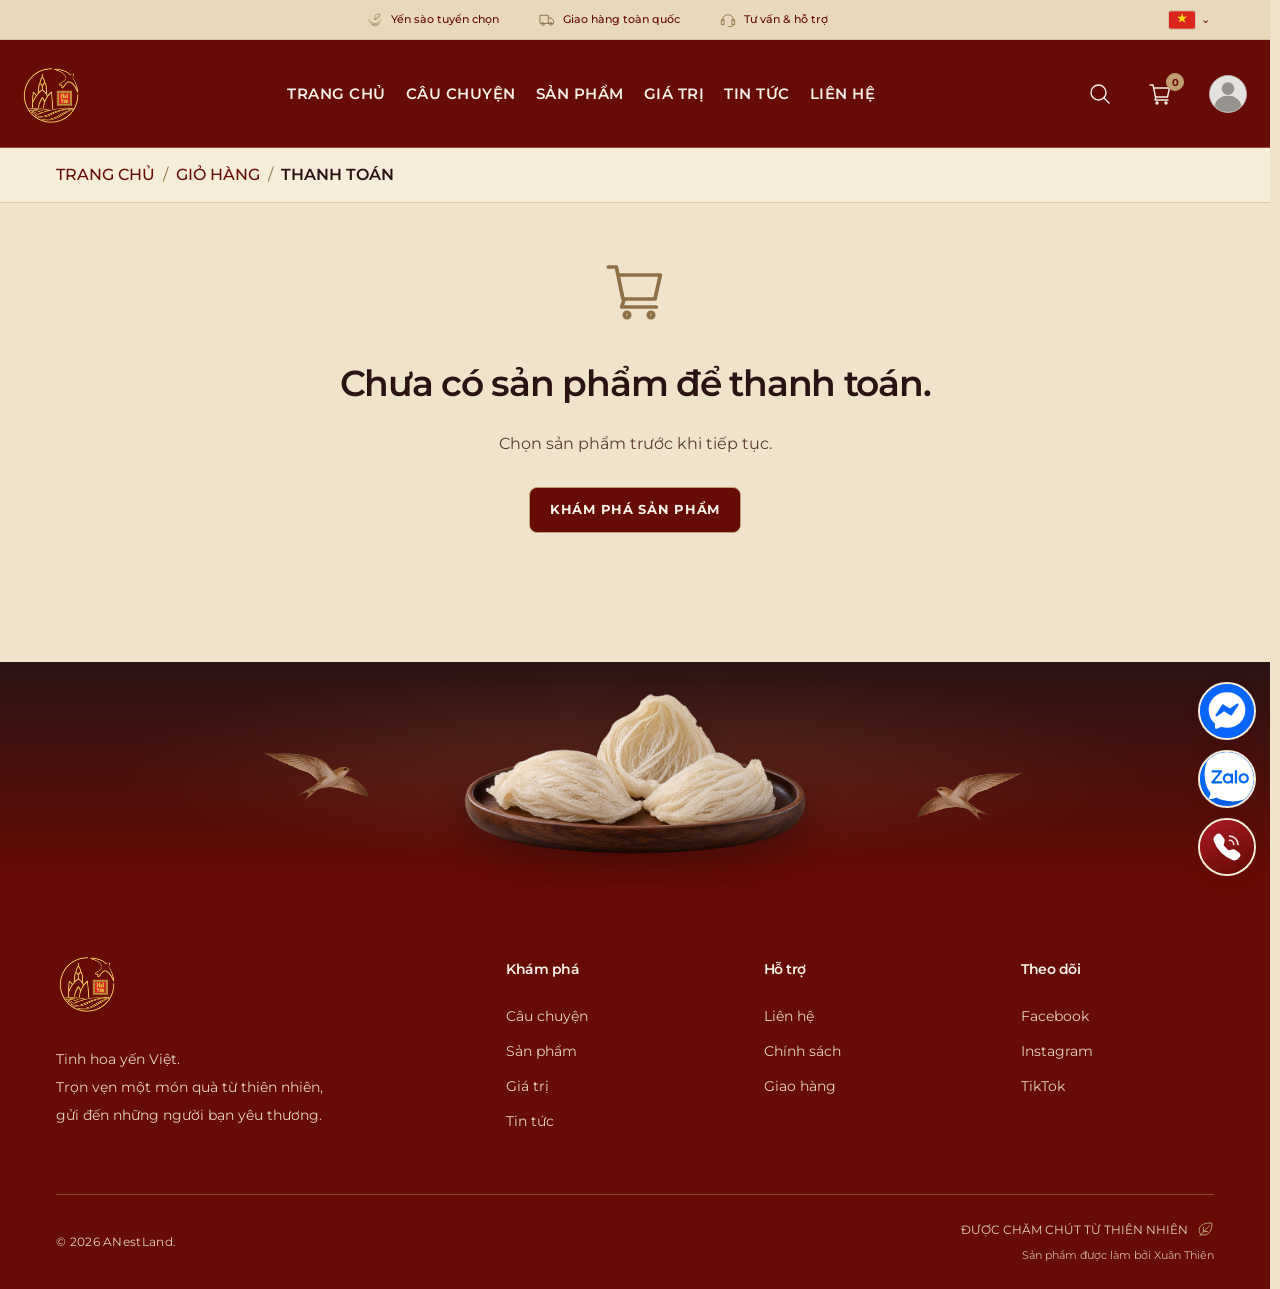
<file: ANestLand-Demo/checkout.html>
<!DOCTYPE html>
<html lang="vi">
<head>
  <meta charset="UTF-8">
  <meta name="viewport" content="width=device-width, initial-scale=1.0">
  <meta name="description" content="Thông tin người nhận, sản phẩm đã chọn và hướng dẫn xác nhận đơn hàng cùng ANestLand.">
  <meta name="theme-color" content="#660b05">
  <title>Thanh Toán — ANestLand</title>
  <link rel="icon" type="image/png" sizes="32x32" href="assets/icons/anestland-official-favicon-32.png">
  <link rel="icon" type="image/png" sizes="192x192" href="assets/icons/anestland-official-favicon-192.png">
  <link rel="apple-touch-icon" sizes="180x180" href="assets/icons/anestland-official-apple-touch.png">
  <link rel="preconnect" href="https://fonts.googleapis.com">
  <link rel="preconnect" href="https://fonts.gstatic.com" crossorigin>
  <link href="https://fonts.googleapis.com/css2?family=Montserrat:wght@400;500;600;700&display=swap" rel="stylesheet">
  <link rel="stylesheet" href="styles.css">
  <script src="i18n.js" defer></script>
  <script src="script.js" defer></script>
</head>
<body class="inner-page">
  <svg class="svg-library" xmlns="http://www.w3.org/2000/svg" aria-hidden="true"><defs>
    <symbol id="i-nest" viewBox="0 0 40 40"><path d="M4 19q16 22 32 0M7 26q13 14 26 0M12 32q8 6 16 0M20 19Q16 3 33 5Q31 18 20 19Zm0 0 9-10"/></symbol>
    <symbol id="i-search" viewBox="0 0 24 24"><circle cx="10.5" cy="10.5" r="7.5"/><path d="m16 16 5 5"/></symbol>
    <symbol id="i-cart" viewBox="0 0 24 24"><path d="M2 3h3l2.5 12h12l2-9H6M8 15l-1 3h13"/><circle cx="9" cy="21" r="1"/><circle cx="18" cy="21" r="1"/></symbol>
    <symbol id="i-menu" viewBox="0 0 24 24"><path d="M3 5H21M3 12H21M3 19H21"/></symbol>
    <symbol id="i-arrow" viewBox="0 0 24 24"><path d="M3 12H21M15 6l6 6-6 6"/></symbol>
    <symbol id="i-heart" viewBox="0 0 24 24"><path d="M12 21 3.5 12.5a5.5 5.5 0 0 1 8.5-7 5.5 5.5 0 0 1 8.5 7Z"/></symbol>
    <symbol id="i-leaf" viewBox="0 0 24 24"><path d="M5 19C-2 7 10 2 21 3c1 11-6 20-16 16ZM4 21 17 7M9 15V9M9 15h6"/></symbol>
    <symbol id="i-shield" viewBox="0 0 24 24"><path d="m12 2 9 4v6c0 5-9 10-9 10S3 17 3 12V6ZM8 12l3 3 6-6"/></symbol>
    <symbol id="i-gift" viewBox="0 0 24 24"><path d="M3 10h18v11H3ZM2 6h20v4H2ZM12 6v15M12 6C1 7 5-4 12 6ZM12 6c11 1 7-10 0 0"/></symbol>
    <symbol id="i-close" viewBox="0 0 24 24"><path d="m5 5 14 14M19 5 5 19"/></symbol>
  </defs></svg>
  <a class="skip-link" href="#main">Đến nội dung chính</a>
  <header class="site-header" id="header">
    <a class="logo" href="index.html" aria-label="ANestLand, trang chủ"><img class="brand-logo" src="assets/icons/anestland-official-logo.png" width="500" height="500" alt="ANestLand"></a>
    <nav class="desktop-nav" aria-label="Điều hướng chính"><a href="index.html">TRANG CHỦ</a><a href="about.html">CÂU CHUYỆN</a><a href="products.html">SẢN PHẨM</a><a href="values.html">GIÁ TRỊ</a><a href="blog.html">BLOG</a><a href="contact.html">LIÊN HỆ</a></nav>
    <div class="header-tools"><div class="header-search">
      <button type="button" class="icon-button search-trigger" id="search-toggle" aria-label="Mở tìm kiếm" aria-expanded="false" aria-controls="search-panel"><svg><use href="#i-search"/></svg></button>
      <form id="search-form" class="header-search-bar" role="search"><label class="sr-only" for="search-input">Tìm sản phẩm, bài viết</label><input id="search-input" type="search" autocomplete="off" maxlength="120" placeholder="Tìm sản phẩm..." aria-controls="search-results" aria-expanded="false"><button class="search-submit" type="submit" aria-label="Tìm kiếm"><svg><use href="#i-search"/></svg></button></form>
      <div id="search-panel" class="search-dropdown" hidden><div class="search-dropdown-heading"><p id="search-status" role="status" aria-live="polite"></p><button type="button" class="search-close icon-button" aria-label="Đóng tìm kiếm"><svg><use href="#i-close"/></svg></button></div><div id="search-results" class="search-results"></div></div>
    </div><a class="icon-button bag-button" id="bag-toggle" href="cart.html" aria-label="Giỏ hàng"><span class="sr-only">Giỏ hàng</span><svg><use href="#i-cart"/></svg><span class="bag-count" aria-hidden="true">0</span></a><button class="icon-button" id="menu-toggle" aria-label="Mở tài khoản ANestLand" aria-expanded="false" aria-controls="mobile-nav"><svg><use href="#i-menu"/></svg></button></div>
    <nav class="mobile-nav" id="mobile-nav" aria-label="Menu mở rộng" hidden><a href="index.html">Trang chủ</a><a href="about.html">Câu chuyện</a><a href="products.html">Sản phẩm</a><a href="values.html">Giá trị</a><a href="blog.html">Chuyện về yến</a><a href="contact.html">Liên hệ</a><button type="button" class="mobile-account-entry" data-account-open>Tài khoản</button></nav>
  </header>
  <main id="main">
    <div class="breadcrumb-row"><div class="container"><nav class="breadcrumbs" aria-label="Đường dẫn"><a href="index.html">Trang chủ</a><span aria-hidden="true">/</span><a href="cart.html">Giỏ hàng</a><span aria-hidden="true">/</span><span aria-current="page">Thanh toán</span></nav></div></div><h1 class="sr-only">THANH TOÁN</h1>
    <section class="section container checkout-section">
      <div class="cart-empty" id="checkout-empty"><svg aria-hidden="true"><use href="#i-cart"/></svg><h2>Chưa có sản phẩm để thanh toán.</h2><p>Chọn sản phẩm trước khi tiếp tục.</p><a class="button" href="products.html">KHÁM PHÁ SẢN PHẨM</a></div>
      <div class="checkout-layout" id="checkout-layout" hidden>
        <form id="checkout-form" class="checkout-form" novalidate>
          <div id="checkout-errors" class="checkout-errors" role="alert" tabindex="-1" hidden></div>
          <fieldset><legend>Thông tin người nhận</legend><p class="checkout-hint">Các trường có dấu * là bắt buộc.</p><div class="form-grid">
            <div class="form-full"><label for="checkout-name">Họ và tên *</label><input id="checkout-name" name="name" autocomplete="name" maxlength="100" required placeholder="Tên người nhận" aria-describedby="checkout-name-error"><p id="checkout-name-error" class="checkout-field-error" hidden></p></div>
            <div><label for="checkout-phone">Số điện thoại *</label><input id="checkout-phone" name="phone" type="tel" autocomplete="tel" maxlength="30" required placeholder="Số điện thoại người nhận" aria-describedby="checkout-phone-error"><p id="checkout-phone-error" class="checkout-field-error" hidden></p></div>
            <div><label for="checkout-email">Email *</label><input id="checkout-email" name="email" type="email" autocomplete="email" maxlength="150" required placeholder="Email của bạn" aria-describedby="checkout-email-error"><p id="checkout-email-error" class="checkout-field-error" hidden></p></div>
          </div></fieldset>
          <fieldset><legend>Địa chỉ nhận hàng</legend><div class="form-grid">
            <div class="form-full"><label for="checkout-address">Địa chỉ *</label><input id="checkout-address" name="address" autocomplete="address-line1" maxlength="200" required placeholder="Số nhà, tên đường" aria-describedby="checkout-address-error"><p id="checkout-address-error" class="checkout-field-error" hidden></p></div>
            <div><label for="checkout-city">Tỉnh / Thành phố *</label><input id="checkout-city" name="city" autocomplete="address-level1" maxlength="100" required placeholder="Tỉnh / Thành phố" aria-describedby="checkout-city-error"><p id="checkout-city-error" class="checkout-field-error" hidden></p></div>
            <div><label for="checkout-district">Quận / Huyện</label><input id="checkout-district" name="district" autocomplete="address-level2" maxlength="100" placeholder="Quận / Huyện (nếu có)"></div>
            <div class="form-full"><label for="checkout-ward">Phường / Xã *</label><input id="checkout-ward" name="ward" autocomplete="address-level3" maxlength="100" required placeholder="Phường / Xã" aria-describedby="checkout-ward-error"><p id="checkout-ward-error" class="checkout-field-error" hidden></p></div>
          </div></fieldset>
          <fieldset><legend>Ghi chú đơn hàng</legend><label class="sr-only" for="checkout-notes">Ghi chú đơn hàng</label><textarea id="checkout-notes" name="notes" maxlength="1000" rows="3" placeholder="Lời nhắn hoặc hướng dẫn giao hàng (tùy chọn)"></textarea></fieldset>
          <fieldset class="checkout-payment"><legend class="sr-only">Phương thức thanh toán</legend><h2 class="checkout-payment-heading" aria-hidden="true">Phương thức thanh toán</h2>
            <label><input type="radio" name="payment" value="cod" checked><span>Trả tiền mặt khi nhận hàng</span></label>
            <label><input type="radio" name="payment" value="bank"><span>Chuyển khoản ngân hàng</span></label>
            <p>Phương thức thanh toán và phí giao hàng sẽ được ANestLand xác nhận trực tiếp. Không thực hiện thanh toán trên trang này.</p>
          </fieldset>
          <p class="checkout-privacy">Thông tin chỉ dùng để kiểm tra biểu mẫu trên trang này, không được lưu hoặc gửi đi.</p>
          <button class="button checkout-submit" type="submit">KIỂM TRA THÔNG TIN</button>
          <div id="checkout-confirmation" class="checkout-confirmation" role="status" tabindex="-1" hidden><p>Thông tin đã hợp lệ. Đơn hàng chưa được gửi. Vui lòng liên hệ ANestLand để xác nhận sản phẩm, giao hàng và thanh toán.</p><a href="tel:0853793535">085 379 3535</a><a href="contact.html">LIÊN HỆ ANESTLAND</a></div>
        </form>
        <aside class="checkout-summary" aria-labelledby="checkout-summary-title"><p class="eyebrow">LỰA CHỌN CỦA BẠN</p><h2 id="checkout-summary-title">ĐƠN HÀNG CỦA BẠN</h2><div id="checkout-items"></div><dl class="checkout-totals"><div><dt>Tạm tính</dt><dd id="checkout-subtotal"></dd></div><div><dt>Phí giao hàng</dt><dd>Liên hệ để xác nhận</dd></div><div class="checkout-total"><dt>Tổng sản phẩm</dt><dd id="checkout-total"></dd></div></dl><p class="checkout-hint">Chưa bao gồm phí giao hàng. Tổng thanh toán được xác nhận trực tiếp.</p><a class="text-link button-secondary" href="cart.html"><svg class="return-arrow" viewBox="0 0 24 24" aria-hidden="true" focusable="false"><path d="M9 4 4 9l5 5M4 9h9a7 7 0 0 1 7 7v4"/></svg> QUAY LẠI GIỎ HÀNG</a></aside>
      </div>
    </section>
  </main>
  <footer id="footer"><div class="container footer-grid"><div class="footer-brand"><a class="logo" href="index.html"><img class="brand-logo" src="assets/icons/anestland-official-logo.png" width="500" height="500" alt="ANestLand"></a><p>Tinh hoa yến Việt.<br>Trọn vẹn một món quà từ thiên nhiên, gửi đến những người bạn yêu thương.</p></div><div><h2>Khám phá</h2><a href="about.html">Câu chuyện</a><a href="products.html">Sản phẩm</a><a href="values.html">Giá trị</a><a href="blog.html" data-i18n="footer.news">Tin tức</a></div><div><h2>Hỗ trợ</h2><a href="contact.html">Liên hệ</a><button data-info="policy">Chính sách</button><button data-info="shipping">Giao hàng</button></div><div><h2>Theo dõi</h2><button data-info="social">Facebook</button><button data-info="social">Instagram</button><button data-info="social">TikTok</button></div></div><div class="container footer-bottom"><p>© 2026 ANestLand.</p><div class="footer-credit-group"><span>ĐƯỢC CHĂM CHÚT TỪ THIÊN NHIÊN <svg><use href="#i-leaf"/></svg></span><span class="footer-credit">Sản phẩm được làm bởi Xuân Thiên</span></div></div></footer>
  
  <div class="toast" role="status" aria-live="polite"></div>
  <dialog id="content-dialog"><button class="dialog-close icon-button" aria-label="Đóng nội dung"><svg><use href="#i-close"/></svg></button><p class="eyebrow" id="dialog-label"></p><h2 id="dialog-title"></h2><div id="dialog-body"></div></dialog>
</body>
</html>
</file>
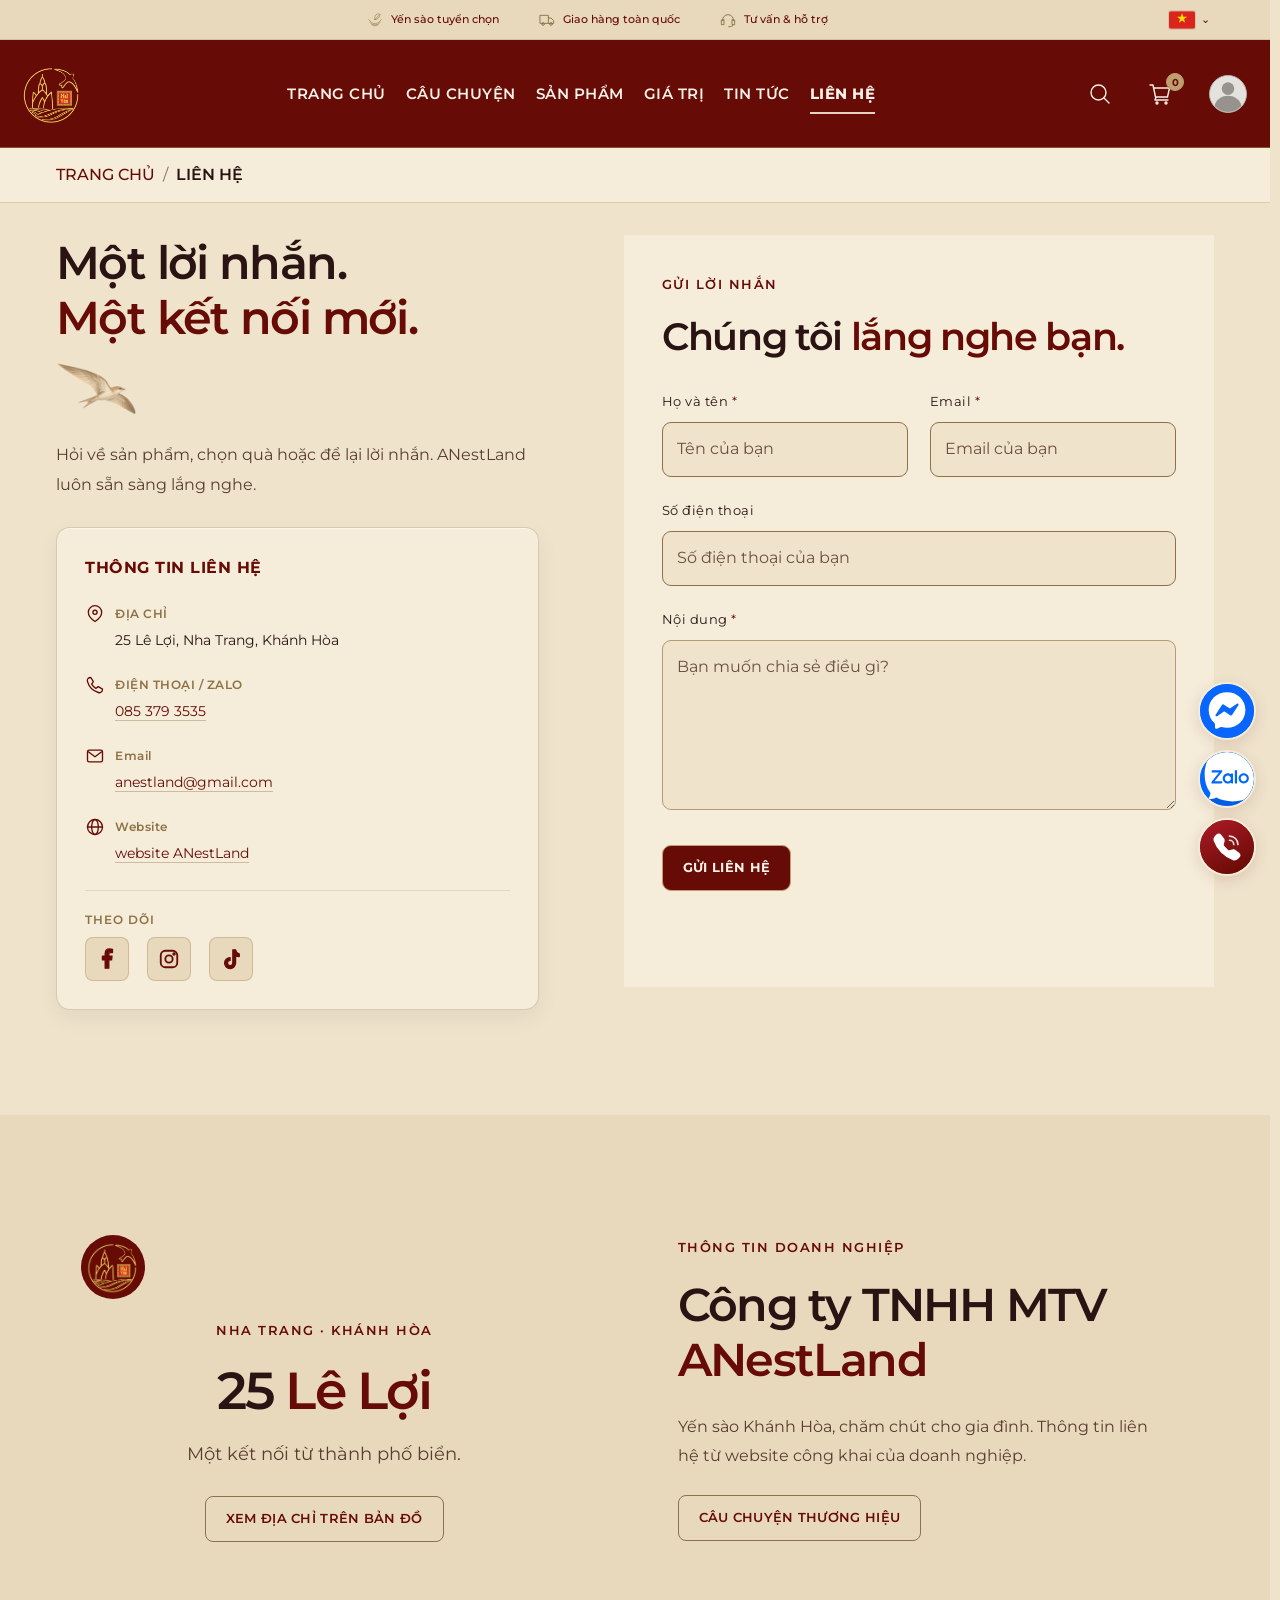
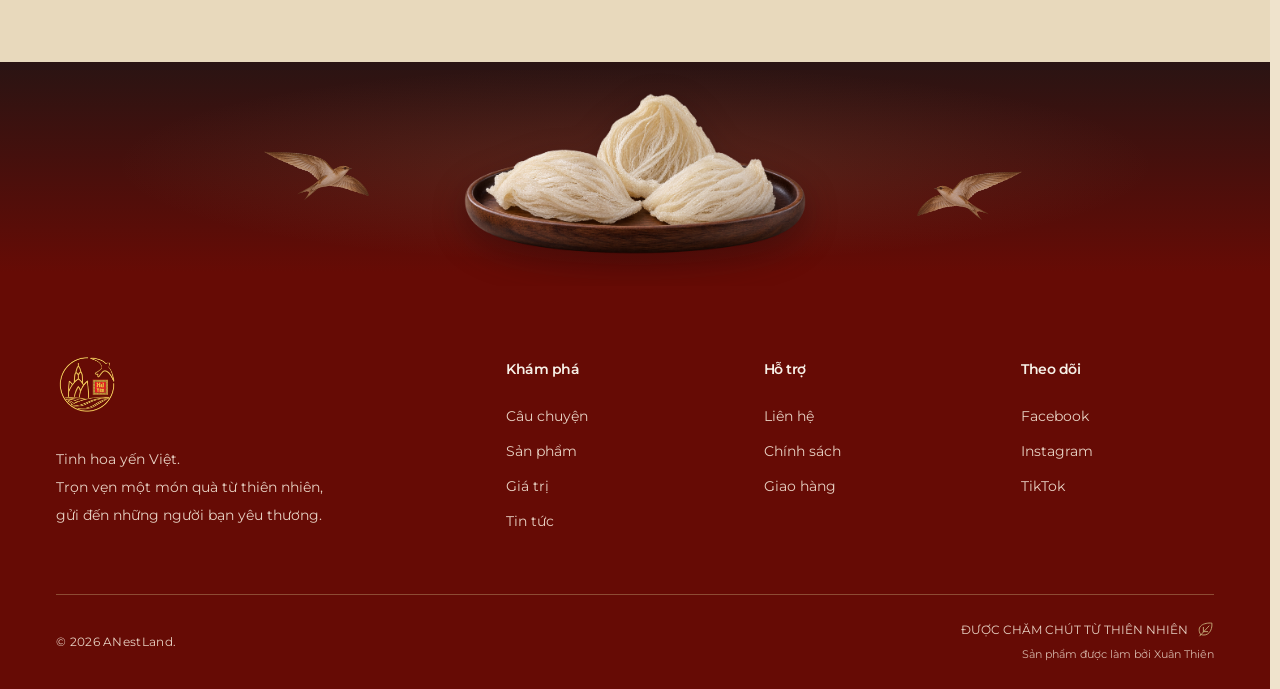
<file: ANestLand-Demo/contact.html>
<!DOCTYPE html>
<html lang="vi">
<head>
  <meta charset="UTF-8">
  <meta name="viewport" content="width=device-width, initial-scale=1.0">
  <meta name="description" content="Liên Hệ ANestLand. Câu chuyện và sản phẩm yến sào được chăm chút tại ANestLand.">
  <meta name="theme-color" content="#660b05">
  <title>Liên Hệ ANestLand — ANestLand</title>
  <link rel="icon" type="image/png" sizes="32x32" href="assets/icons/anestland-official-favicon-32.png">
  <link rel="icon" type="image/png" sizes="192x192" href="assets/icons/anestland-official-favicon-192.png">
  <link rel="apple-touch-icon" sizes="180x180" href="assets/icons/anestland-official-apple-touch.png">
  <link rel="preconnect" href="https://fonts.googleapis.com">
  <link rel="preconnect" href="https://fonts.gstatic.com" crossorigin>
  <link href="https://fonts.googleapis.com/css2?family=Montserrat:wght@400;500;600;700&display=swap" rel="stylesheet">
  <link rel="stylesheet" href="styles.css">
  <script src="i18n.js" defer></script>
  <script src="script.js" defer></script>
</head>
<body class="inner-page">
  <svg class="svg-library" xmlns="http://www.w3.org/2000/svg" aria-hidden="true"><defs>
    <symbol id="i-nest" viewBox="0 0 40 40"><path d="M4 19q16 22 32 0M7 26q13 14 26 0M12 32q8 6 16 0M20 19Q16 3 33 5Q31 18 20 19Zm0 0 9-10"/></symbol>
    <symbol id="i-search" viewBox="0 0 24 24"><circle cx="10.5" cy="10.5" r="7.5"/><path d="m16 16 5 5"/></symbol>
    <symbol id="i-cart" viewBox="0 0 24 24"><path d="M2 3h3l2.5 12h12l2-9H6M8 15l-1 3h13"/><circle cx="9" cy="21" r="1"/><circle cx="18" cy="21" r="1"/></symbol>
    <symbol id="i-menu" viewBox="0 0 24 24"><path d="M3 5H21M3 12H21M3 19H21"/></symbol>
    <symbol id="i-arrow" viewBox="0 0 24 24"><path d="M3 12H21M15 6l6 6-6 6"/></symbol>
    <symbol id="i-heart" viewBox="0 0 24 24"><path d="M12 21 3.5 12.5a5.5 5.5 0 0 1 8.5-7 5.5 5.5 0 0 1 8.5 7Z"/></symbol>
    <symbol id="i-leaf" viewBox="0 0 24 24"><path d="M5 19C-2 7 10 2 21 3c1 11-6 20-16 16ZM4 21 17 7M9 15V9M9 15h6"/></symbol>
    <symbol id="i-shield" viewBox="0 0 24 24"><path d="m12 2 9 4v6c0 5-9 10-9 10S3 17 3 12V6ZM8 12l3 3 6-6"/></symbol>
    <symbol id="i-gift" viewBox="0 0 24 24"><path d="M3 10h18v11H3ZM2 6h20v4H2ZM12 6v15M12 6C1 7 5-4 12 6ZM12 6c11 1 7-10 0 0"/></symbol>
    <symbol id="i-close" viewBox="0 0 24 24"><path d="m5 5 14 14M19 5 5 19"/></symbol>
  </defs></svg>
  <a class="skip-link" href="#main">Đến nội dung chính</a>
  <header class="site-header" id="header">
    <a class="logo" href="index.html" aria-label="ANestLand, trang chủ"><img class="brand-logo" src="assets/icons/anestland-official-logo.png" width="500" height="500" alt="ANestLand"></a>
    <nav class="desktop-nav" aria-label="Điều hướng chính"><a href="index.html">TRANG CHỦ</a><a href="about.html">CÂU CHUYỆN</a><a href="products.html">SẢN PHẨM</a><a href="values.html">GIÁ TRỊ</a><a href="blog.html">BLOG</a><a href="contact.html" class="active" aria-current="page">LIÊN HỆ</a></nav>
    <div class="header-tools"><div class="header-search">
      <button type="button" class="icon-button search-trigger" id="search-toggle" aria-label="Mở tìm kiếm" aria-expanded="false" aria-controls="search-panel"><svg><use href="#i-search"/></svg></button>
      <form id="search-form" class="header-search-bar" role="search"><label class="sr-only" for="search-input">Tìm sản phẩm, bài viết</label><input id="search-input" type="search" autocomplete="off" maxlength="120" placeholder="Tìm sản phẩm..." aria-controls="search-results" aria-expanded="false"><button class="search-submit" type="submit" aria-label="Tìm kiếm"><svg><use href="#i-search"/></svg></button></form>
      <div id="search-panel" class="search-dropdown" hidden><div class="search-dropdown-heading"><p id="search-status" role="status" aria-live="polite"></p><button type="button" class="search-close icon-button" aria-label="Đóng tìm kiếm"><svg><use href="#i-close"/></svg></button></div><div id="search-results" class="search-results"></div></div>
    </div><a class="icon-button bag-button" id="bag-toggle" href="cart.html" aria-label="Giỏ hàng"><span class="sr-only">Giỏ hàng</span><svg><use href="#i-cart"/></svg><span class="bag-count" aria-hidden="true">0</span></a><button class="icon-button" id="menu-toggle" aria-label="Mở tài khoản ANestLand" aria-expanded="false" aria-controls="mobile-nav"><svg><use href="#i-menu"/></svg></button></div>
    <nav class="mobile-nav" id="mobile-nav" aria-label="Menu mở rộng" hidden><a href="index.html">Trang chủ</a><a href="about.html">Câu chuyện</a><a href="products.html">Sản phẩm</a><a href="values.html">Giá trị</a><a href="blog.html">Chuyện về yến</a><a href="contact.html" class="active" aria-current="page">Liên hệ</a><button type="button" class="mobile-account-entry" data-account-open>Tài khoản</button></nav>
  </header>
  <main id="main">
<div class="breadcrumb-row"><div class="container"><nav class="breadcrumbs" aria-label="Đường dẫn"><a href="index.html">Trang chủ</a><span aria-hidden="true">/</span><span aria-current="page">Liên hệ</span></nav></div></div><h1 class="sr-only">Kết Nối Với <em>ANestLand</em></h1><section class="section container contact-layout"><div class="contact-info reveal">
<h2>Một lời nhắn.<br><em>Một kết nối mới.</em></h2>
<p>Hỏi về sản phẩm, chọn quà hoặc để lại lời nhắn. ANestLand luôn sẵn sàng lắng nghe.</p>
<section class="contact-info-card" aria-labelledby="contact-info-heading">
<h3 id="contact-info-heading">THÔNG TIN LIÊN HỆ</h3>
<dl class="contact-card-details">
<div><dt><svg viewBox="0 0 24 24" aria-hidden="true"><path d="M20 10c0 6-8 11-8 11S4 16 4 10a8 8 0 1 1 16 0Z"/><circle cx="12" cy="10" r="2.5"/></svg><span>ĐỊA CHỈ</span></dt><dd>25 Lê Lợi, Nha Trang, Khánh Hòa</dd></div>
<div><dt><svg viewBox="0 0 24 24" aria-hidden="true"><path d="m7 3 3 5-2 3a15 15 0 0 0 5 5l3-2 5 3c0 3-2 5-5 4C9 19 5 15 3 8 2 5 4 3 7 3Z"/></svg><span>ĐIỆN THOẠI / ZALO</span></dt><dd><a href="tel:0853793535">085 379 3535</a></dd></div>
<div><dt><svg viewBox="0 0 24 24" aria-hidden="true"><rect x="3" y="5" width="18" height="14" rx="2"/><path d="m4 7 8 6 8-6"/></svg><span>EMAIL</span></dt><dd><a href="mailto:anestland@gmail.com">anestland@gmail.com</a></dd></div>
<div><dt><svg viewBox="0 0 24 24" aria-hidden="true"><circle cx="12" cy="12" r="9"/><ellipse cx="12" cy="12" rx="4" ry="9"/><path d="M3 12h18"/></svg><span>WEBSITE</span></dt><dd><a href="https://anestland.vn/" target="_blank" rel="noopener noreferrer">website ANestLand</a></dd></div>
</dl>
<div class="contact-card-social"><h4>THEO DÕI</h4><div>
<button type="button" data-info="social" aria-label="Facebook"><svg viewBox="0 0 24 24" aria-hidden="true"><path d="M14 22v-9h3l.5-4H14V6.5c0-1 .3-1.5 1.8-1.5H18V1.4C17.3 1.2 16.3 1 15 1c-3 0-5 1.8-5 5v3H7v4h3v9z"/></svg></button>
<button type="button" data-info="social" aria-label="Instagram"><svg viewBox="0 0 24 24" aria-hidden="true"><rect x="3" y="3" width="18" height="18" rx="5" fill="none" stroke="currentColor" stroke-width="2"/><circle cx="12" cy="12" r="4" fill="none" stroke="currentColor" stroke-width="2"/><circle cx="17.5" cy="6.5" r="1.2"/></svg></button>
<button type="button" data-info="social" aria-label="TikTok"><svg viewBox="0 0 24 24" aria-hidden="true"><path d="M14 2h3c.3 2.4 1.7 4 4 4.4v3a9 9 0 0 1-4-1.3v8.3a6 6 0 1 1-6-6v3.1a2.9 2.9 0 1 0 3 2.9z"/></svg></button>
</div></div>
</section>
</div><form id="contact-form" class="contact-form reveal"><p class="eyebrow">GỬI LỜI NHẮN</p><h2>Chúng tôi <em>lắng nghe bạn.</em></h2><div class="form-grid"><div><label for="contact-name">Họ và tên <span>*</span></label><input id="contact-name" name="name" required autocomplete="name" placeholder="Tên của bạn"></div><div><label for="contact-email">Email <span>*</span></label><input id="contact-email" name="email" type="email" required autocomplete="email" placeholder="Email của bạn"></div><div class="form-full"><label for="contact-phone">Số điện thoại</label><input id="contact-phone" name="phone" type="tel" autocomplete="tel" placeholder="Số điện thoại của bạn"></div><div class="form-full"><label for="contact-message">Nội dung <span>*</span></label><textarea id="contact-message" name="message" required rows="5" placeholder="Bạn muốn chia sẻ điều gì?"></textarea></div></div><button class="button" type="submit">GỬI LIÊN HỆ</button><p id="contact-status" role="status" class="form-note"></p></form></section><section class="business-location"><div class="container location-inner"><div class="location-address reveal"><img class="contact-brand-logo" src="assets/icons/anestland-official-logo.png" width="500" height="500" alt="ANestLand"><p class="eyebrow">NHA TRANG · KHÁNH HÒA</p><h2>25 <em>Lê Lợi</em></h2><p>Một kết nối từ thành phố biển.</p><a class="text-link button-secondary" href="https://www.google.com/maps/search/?api=1&amp;query=25%20L%C3%AA%20L%E1%BB%A3i%2C%20Nha%20Trang%2C%20Kh%C3%A1nh%20H%C3%B2a" target="_blank" rel="noopener noreferrer">XEM ĐỊA CHỈ TRÊN BẢN ĐỒ</a></div><div class="editorial-copy reveal"><p class="eyebrow">THÔNG TIN DOANH NGHIỆP</p><h2>Công ty TNHH MTV<br><em>ANestLand</em></h2><p>Yến sào Khánh Hòa, chăm chút cho gia đình. Thông tin liên hệ từ website công khai của doanh nghiệp.</p><a class="text-link button-secondary" href="about.html">CÂU CHUYỆN THƯƠNG HIỆU</a></div></div></section>
  </main>
  <footer id="footer"><div class="container footer-grid"><div class="footer-brand"><a class="logo" href="index.html"><img class="brand-logo" src="assets/icons/anestland-official-logo.png" width="500" height="500" alt="ANestLand"></a><p>Tinh hoa yến Việt.<br>Trọn vẹn một món quà từ thiên nhiên, gửi đến những người bạn yêu thương.</p></div><div><h2>Khám phá</h2><a href="about.html">Câu chuyện</a><a href="products.html">Sản phẩm</a><a href="values.html">Giá trị</a><a href="blog.html" data-i18n="footer.news">Tin tức</a></div><div><h2>Hỗ trợ</h2><a href="contact.html">Liên hệ</a><button data-info="policy">Chính sách</button><button data-info="shipping">Giao hàng</button></div><div><h2>Theo dõi</h2><button data-info="social">Facebook</button><button data-info="social">Instagram</button><button data-info="social">TikTok</button></div></div><div class="container footer-bottom"><p>© 2026 ANestLand.</p><div class="footer-credit-group"><span>ĐƯỢC CHĂM CHÚT TỪ THIÊN NHIÊN <svg><use href="#i-leaf"/></svg></span><span class="footer-credit">Sản phẩm được làm bởi Xuân Thiên</span></div></div></footer>
  
  <div class="toast" role="status" aria-live="polite"></div>
  <dialog id="content-dialog"><button class="dialog-close icon-button" aria-label="Đóng nội dung"><svg><use href="#i-close"/></svg></button><p class="eyebrow" id="dialog-label"></p><h2 id="dialog-title"></h2><div id="dialog-body"></div></dialog>
</body>
</html>
</file>
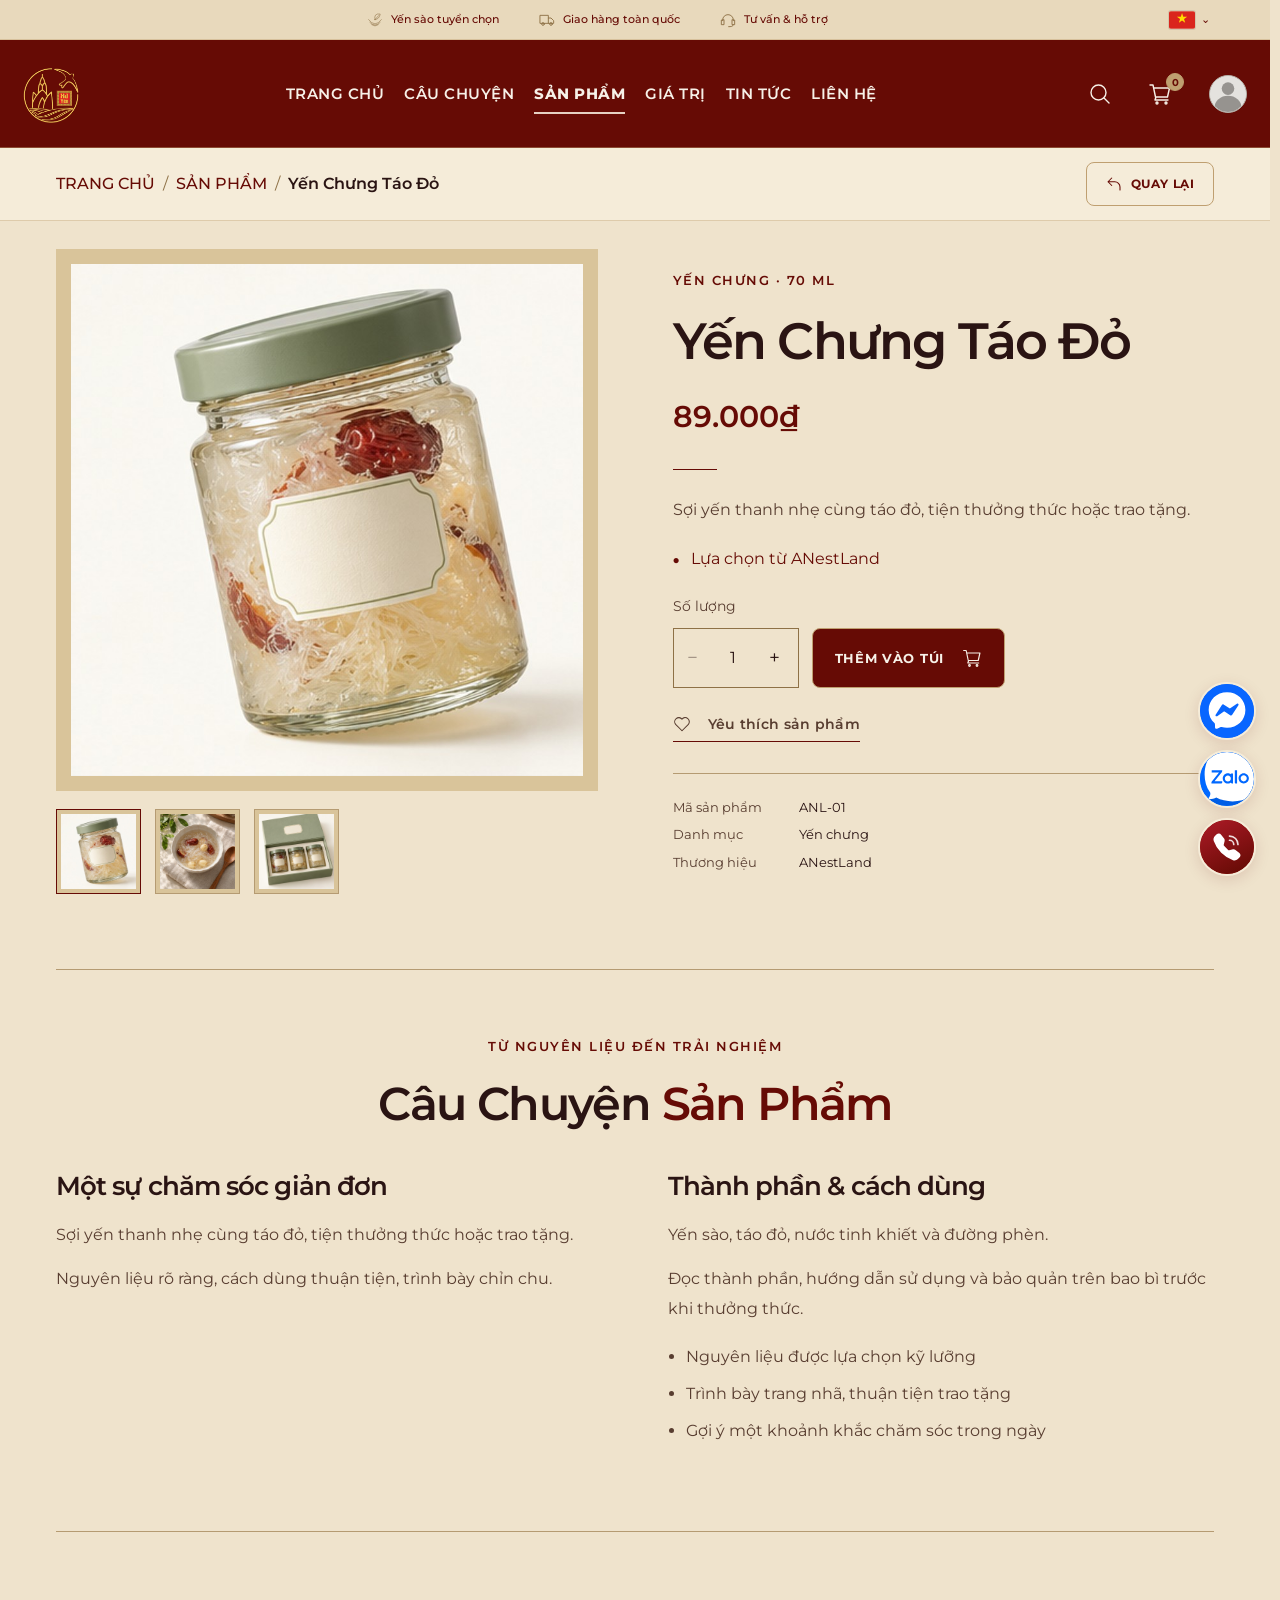
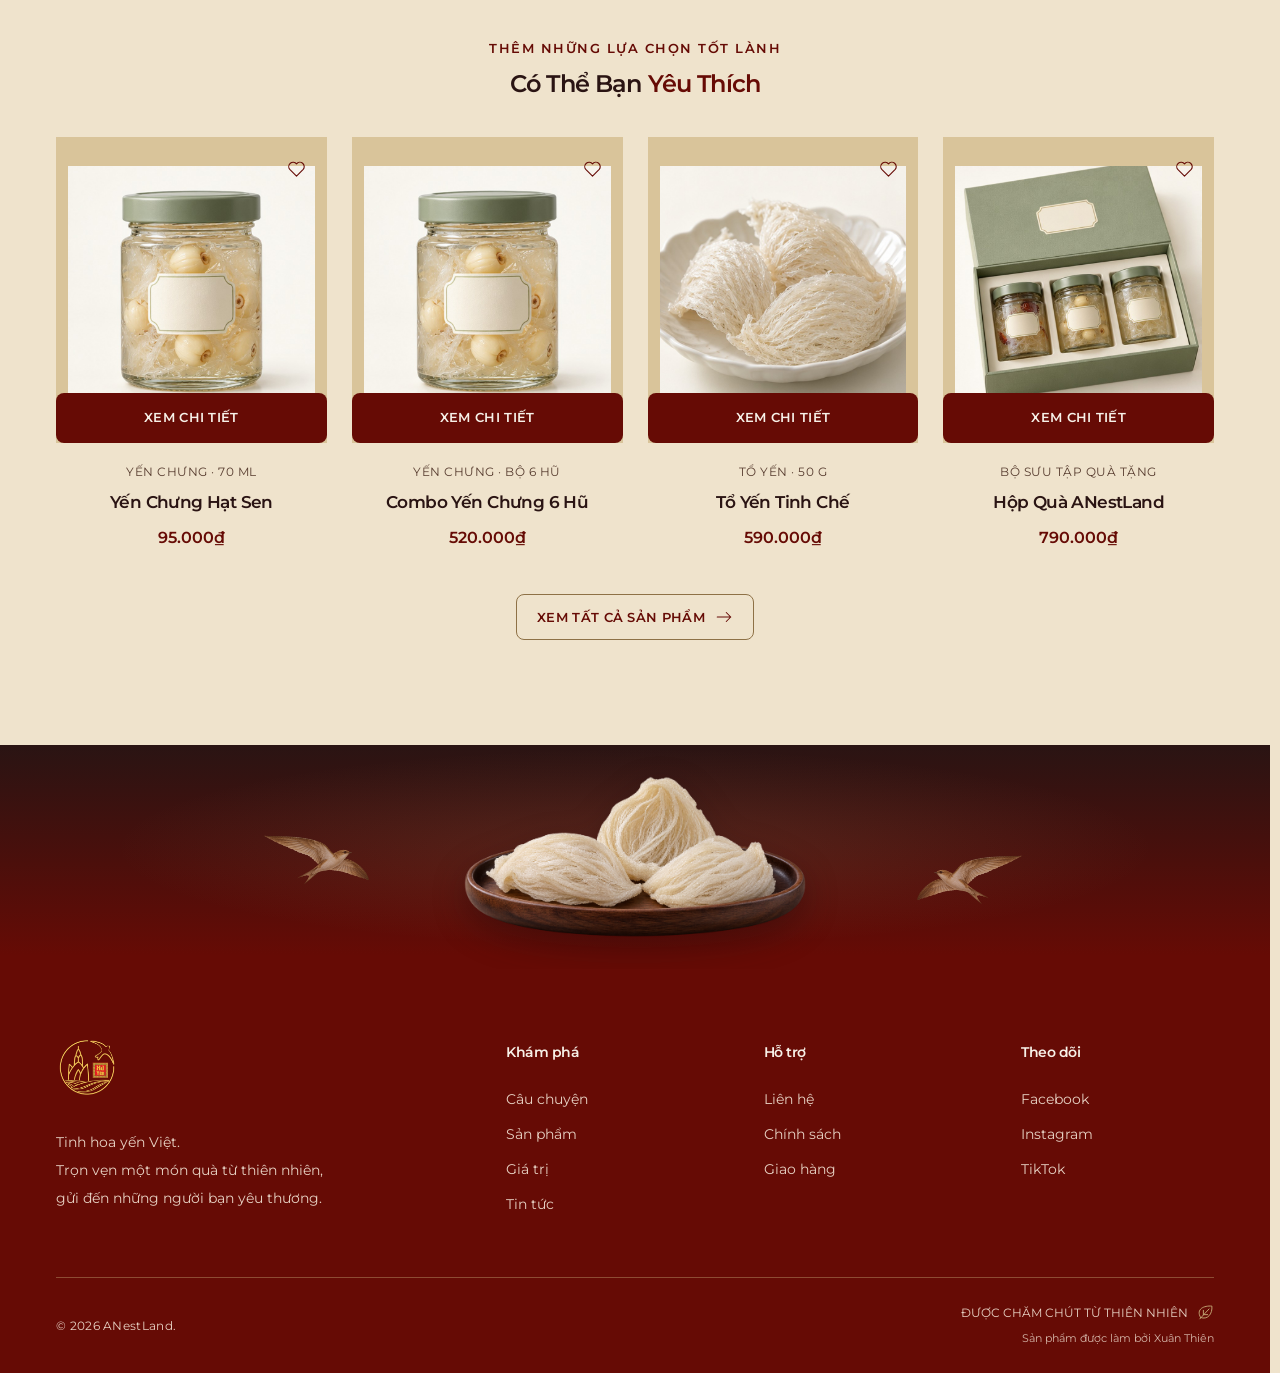
<file: ANestLand-Demo/product-detail.html>
<!DOCTYPE html>
<html lang="vi">
<head>
  <meta charset="UTF-8">
  <meta name="viewport" content="width=device-width, initial-scale=1.0">
  <meta name="description" content="Yến Chưng Táo Đỏ. Câu chuyện và sản phẩm yến sào được chăm chút tại ANestLand.">
  <meta name="theme-color" content="#660b05">
  <title>Yến Chưng Táo Đỏ — ANestLand</title>
  <link rel="icon" type="image/png" sizes="32x32" href="assets/icons/anestland-official-favicon-32.png">
  <link rel="icon" type="image/png" sizes="192x192" href="assets/icons/anestland-official-favicon-192.png">
  <link rel="apple-touch-icon" sizes="180x180" href="assets/icons/anestland-official-apple-touch.png">
  <link rel="preconnect" href="https://fonts.googleapis.com">
  <link rel="preconnect" href="https://fonts.gstatic.com" crossorigin>
  <link href="https://fonts.googleapis.com/css2?family=Montserrat:wght@400;500;600;700&display=swap" rel="stylesheet">
  <link rel="stylesheet" href="styles.css">
  <script src="i18n.js" defer></script>
  <script src="script.js" defer></script>
</head>
<body class="inner-page">
  <svg class="svg-library" xmlns="http://www.w3.org/2000/svg" aria-hidden="true"><defs>
    <symbol id="i-nest" viewBox="0 0 40 40"><path d="M4 19q16 22 32 0M7 26q13 14 26 0M12 32q8 6 16 0M20 19Q16 3 33 5Q31 18 20 19Zm0 0 9-10"/></symbol>
    <symbol id="i-search" viewBox="0 0 24 24"><circle cx="10.5" cy="10.5" r="7.5"/><path d="m16 16 5 5"/></symbol>
    <symbol id="i-cart" viewBox="0 0 24 24"><path d="M2 3h3l2.5 12h12l2-9H6M8 15l-1 3h13"/><circle cx="9" cy="21" r="1"/><circle cx="18" cy="21" r="1"/></symbol>
    <symbol id="i-menu" viewBox="0 0 24 24"><path d="M3 5H21M3 12H21M3 19H21"/></symbol>
    <symbol id="i-arrow" viewBox="0 0 24 24"><path d="M3 12H21M15 6l6 6-6 6"/></symbol>
    <symbol id="i-heart" viewBox="0 0 24 24"><path d="M12 21 3.5 12.5a5.5 5.5 0 0 1 8.5-7 5.5 5.5 0 0 1 8.5 7Z"/></symbol>
    <symbol id="i-leaf" viewBox="0 0 24 24"><path d="M5 19C-2 7 10 2 21 3c1 11-6 20-16 16ZM4 21 17 7M9 15V9M9 15h6"/></symbol>
    <symbol id="i-shield" viewBox="0 0 24 24"><path d="m12 2 9 4v6c0 5-9 10-9 10S3 17 3 12V6ZM8 12l3 3 6-6"/></symbol>
    <symbol id="i-gift" viewBox="0 0 24 24"><path d="M3 10h18v11H3ZM2 6h20v4H2ZM12 6v15M12 6C1 7 5-4 12 6ZM12 6c11 1 7-10 0 0"/></symbol>
    <symbol id="i-close" viewBox="0 0 24 24"><path d="m5 5 14 14M19 5 5 19"/></symbol>
  </defs></svg>
  <a class="skip-link" href="#main">Đến nội dung chính</a>
  <header class="site-header" id="header">
    <a class="logo" href="index.html" aria-label="ANestLand, trang chủ"><img class="brand-logo" src="assets/icons/anestland-official-logo.png" width="500" height="500" alt="ANestLand"></a>
    <nav class="desktop-nav" aria-label="Điều hướng chính"><a href="index.html">TRANG CHỦ</a><a href="about.html">CÂU CHUYỆN</a><a href="products.html" class="active" aria-current="page">SẢN PHẨM</a><a href="values.html">GIÁ TRỊ</a><a href="blog.html">BLOG</a><a href="contact.html">LIÊN HỆ</a></nav>
    <div class="header-tools"><div class="header-search">
      <button type="button" class="icon-button search-trigger" id="search-toggle" aria-label="Mở tìm kiếm" aria-expanded="false" aria-controls="search-panel"><svg><use href="#i-search"/></svg></button>
      <form id="search-form" class="header-search-bar" role="search"><label class="sr-only" for="search-input">Tìm sản phẩm, bài viết</label><input id="search-input" type="search" autocomplete="off" maxlength="120" placeholder="Tìm sản phẩm..." aria-controls="search-results" aria-expanded="false"><button class="search-submit" type="submit" aria-label="Tìm kiếm"><svg><use href="#i-search"/></svg></button></form>
      <div id="search-panel" class="search-dropdown" hidden><div class="search-dropdown-heading"><p id="search-status" role="status" aria-live="polite"></p><button type="button" class="search-close icon-button" aria-label="Đóng tìm kiếm"><svg><use href="#i-close"/></svg></button></div><div id="search-results" class="search-results"></div></div>
    </div><a class="icon-button bag-button" id="bag-toggle" href="cart.html" aria-label="Giỏ hàng"><span class="sr-only">Giỏ hàng</span><svg><use href="#i-cart"/></svg><span class="bag-count" aria-hidden="true">0</span></a><button class="icon-button" id="menu-toggle" aria-label="Mở tài khoản ANestLand" aria-expanded="false" aria-controls="mobile-nav"><svg><use href="#i-menu"/></svg></button></div>
    <nav class="mobile-nav" id="mobile-nav" aria-label="Menu mở rộng" hidden><a href="index.html">Trang chủ</a><a href="about.html">Câu chuyện</a><a href="products.html" class="active" aria-current="page">Sản phẩm</a><a href="values.html">Giá trị</a><a href="blog.html">Chuyện về yến</a><a href="contact.html">Liên hệ</a><button type="button" class="mobile-account-entry" data-account-open>Tài khoản</button></nav>
  </header>
  <main id="main">
<div class="breadcrumb-row"><div class="container"><nav class="breadcrumbs" aria-label="Đường dẫn"><a href="index.html">Trang chủ</a><span aria-hidden="true">/</span><a href="products.html">Sản phẩm</a><span aria-hidden="true">/</span><span class="breadcrumb-content" aria-current="page">Yến Chưng Táo Đỏ</span></nav></div></div><section class="container product-detail-layout" id="product-detail"><div class="product-gallery reveal"><div class="gallery-main"><img id="detail-main-image" src="assets/images/red-date-jar.jpg" alt="Yến Chưng Táo Đỏ" width="800" height="800"></div><div class="gallery-thumbnails" aria-label="Hình ảnh sản phẩm"><button class="selected" data-gallery="assets/images/red-date-jar.jpg" aria-label="Ảnh hũ yến" aria-pressed="true"><img src="assets/images/red-date-jar.jpg" alt="" width="800" height="800"></button><button data-gallery="assets/images/wellness-bowl.jpg" aria-label="Gợi ý thưởng thức" aria-pressed="false"><img src="assets/images/wellness-bowl.jpg" alt="" width="800" height="800"></button><button data-gallery="assets/images/gift-box.jpg" aria-label="Gợi ý hộp quà" aria-pressed="false"><img src="assets/images/gift-box.jpg" alt="" width="800" height="800"></button></div></div><div class="product-detail-copy reveal"><p class="eyebrow" id="detail-category">YẾN CHƯNG · 70 ML</p><h1 id="detail-name">Yến Chưng <em>Táo Đỏ</em></h1><p class="detail-price" id="detail-price">89.000₫</p><span class="section-rule"></span><p id="detail-description">Sợi yến thanh nhẹ kết hợp cùng táo đỏ, được chuẩn bị trong hũ nhỏ tiện dùng. Một lựa chọn cho những khoảnh khắc chăm sóc mỗi ngày.</p><p class="detail-availability"><span aria-hidden="true">●</span> Lựa chọn từ ANestLand</p><label class="quantity-label" for="quantity">Số lượng</label><div class="purchase-row"><div class="quantity-control"><button id="quantity-minus" aria-label="Giảm số lượng" type="button">−</button><input id="quantity" type="number" min="1" max="99" value="1" inputmode="numeric" aria-label="Số lượng sản phẩm"><button id="quantity-plus" aria-label="Tăng số lượng" type="button">+</button></div><button class="button" id="detail-add">THÊM VÀO TÚI <svg><use href="#i-cart"/></svg></button></div><button class="detail-wishlist text-link" id="detail-wishlist" aria-pressed="false"><svg><use href="#i-heart"/></svg> Yêu thích sản phẩm</button><dl class="product-metadata"><div><dt>Mã sản phẩm</dt><dd id="detail-sku">ANL-01</dd></div><div><dt>Danh mục</dt><dd id="detail-meta-category">Yến chưng</dd></div><div><dt>Thương hiệu</dt><dd>ANestLand</dd></div></dl></div></section><section class="product-description section container"><div class="detail-section-heading"><p class="eyebrow">TỪ NGUYÊN LIỆU ĐẾN TRẢI NGHIỆM</p><h2>Câu Chuyện <em>Sản Phẩm</em></h2></div><div class="description-columns"><div><h3>Một sự chăm sóc giản đơn</h3><p id="detail-story">Sợi yến thanh nhẹ cùng táo đỏ, tiện thưởng thức hoặc trao tặng.</p><p>Nguyên liệu rõ ràng, cách dùng thuận tiện, trình bày chỉn chu.</p></div><div><h3>Thành phần &amp; cách dùng</h3><p id="detail-ingredients">Yến sào, táo đỏ, nước tinh khiết và đường phèn.</p><p>Đọc thành phần, hướng dẫn sử dụng và bảo quản trên bao bì trước khi thưởng thức.</p><ul class="ingredient-list"><li>Nguyên liệu được lựa chọn kỹ lưỡng</li><li>Trình bày trang nhã, thuận tiện trao tặng</li><li>Gợi ý một khoảnh khắc chăm sóc trong ngày</li></ul></div></div></section><section class="section container related-products"><div class="section-heading reveal"><p class="eyebrow">THÊM NHỮNG LỰA CHỌN TỐT LÀNH</p><h2>Có Thể Bạn <em>Yêu Thích</em></h2></div><div class="product-grid"><article class="product-card reveal" data-category="jar" data-name="Yến Chưng Hạt Sen" data-price="95000"><div class="product-image"><button class="wishlist icon-button" aria-label="Yêu thích Yến Chưng Hạt Sen" aria-pressed="false"><svg><use href="#i-heart"/></svg></button><a class="product-photo-link" href="product-detail.html?product=hat-sen"><img src="assets/images/lotus-jar.jpg" alt="Yến Chưng Hạt Sen" loading="lazy" width="800" height="800"></a><a class="add-product detail-action" href="product-detail.html?product=hat-sen">XEM CHI TIẾT</a></div><p class="product-type">YẾN CHƯNG · 70 ML</p><h3><a href="product-detail.html?product=hat-sen">Yến Chưng Hạt Sen</a></h3><p class="price">95.000₫</p></article>
<article class="product-card reveal" data-category="nest" data-name="Tổ Yến Tinh Chế" data-price="590000"><div class="product-image"><button class="wishlist icon-button" aria-label="Yêu thích Tổ Yến Tinh Chế" aria-pressed="false"><svg><use href="#i-heart"/></svg></button><a class="product-photo-link" href="product-detail.html?product=tinh-che"><img src="assets/images/refined-nest.jpg" alt="Tổ Yến Tinh Chế" loading="lazy" width="800" height="800"></a><a class="add-product detail-action" href="product-detail.html?product=tinh-che">XEM CHI TIẾT</a></div><p class="product-type">TỔ YẾN · 50 G</p><h3><a href="product-detail.html?product=tinh-che">Tổ Yến Tinh Chế</a></h3><p class="price">590.000₫</p></article>
<article class="product-card reveal" data-category="gift" data-name="Hộp Quà ANestLand" data-price="790000"><div class="product-image"><button class="wishlist icon-button" aria-label="Yêu thích Hộp Quà ANestLand" aria-pressed="false"><svg><use href="#i-heart"/></svg></button><a class="product-photo-link" href="product-detail.html?product=hop-qua"><img src="assets/images/gift-box.jpg" alt="Hộp Quà ANestLand" loading="lazy" width="800" height="800"></a><a class="add-product detail-action" href="product-detail.html?product=hop-qua">XEM CHI TIẾT</a></div><p class="product-type">BỘ SƯU TẬP QUÀ TẶNG</p><h3><a href="product-detail.html?product=hop-qua">Hộp Quà ANestLand</a></h3><p class="price">790.000₫</p></article>
</div><div class="section-more"><a class="text-link button-secondary" href="products.html">XEM TẤT CẢ SẢN PHẨM <svg><use href="#i-arrow"/></svg></a></div></section>
  </main>
  <footer id="footer"><div class="container footer-grid"><div class="footer-brand"><a class="logo" href="index.html"><img class="brand-logo" src="assets/icons/anestland-official-logo.png" width="500" height="500" alt="ANestLand"></a><p>Tinh hoa yến Việt.<br>Trọn vẹn một món quà từ thiên nhiên, gửi đến những người bạn yêu thương.</p></div><div><h2>Khám phá</h2><a href="about.html">Câu chuyện</a><a href="products.html">Sản phẩm</a><a href="values.html">Giá trị</a><a href="blog.html" data-i18n="footer.news">Tin tức</a></div><div><h2>Hỗ trợ</h2><a href="contact.html">Liên hệ</a><button data-info="policy">Chính sách</button><button data-info="shipping">Giao hàng</button></div><div><h2>Theo dõi</h2><button data-info="social">Facebook</button><button data-info="social">Instagram</button><button data-info="social">TikTok</button></div></div><div class="container footer-bottom"><p>© 2026 ANestLand.</p><div class="footer-credit-group"><span>ĐƯỢC CHĂM CHÚT TỪ THIÊN NHIÊN <svg><use href="#i-leaf"/></svg></span><span class="footer-credit">Sản phẩm được làm bởi Xuân Thiên</span></div></div></footer>
  
  <div class="toast" role="status" aria-live="polite"></div>
  <dialog id="content-dialog"><button class="dialog-close icon-button" aria-label="Đóng nội dung"><svg><use href="#i-close"/></svg></button><p class="eyebrow" id="dialog-label"></p><h2 id="dialog-title"></h2><div id="dialog-body"></div></dialog>
</body>
</html>
</file>
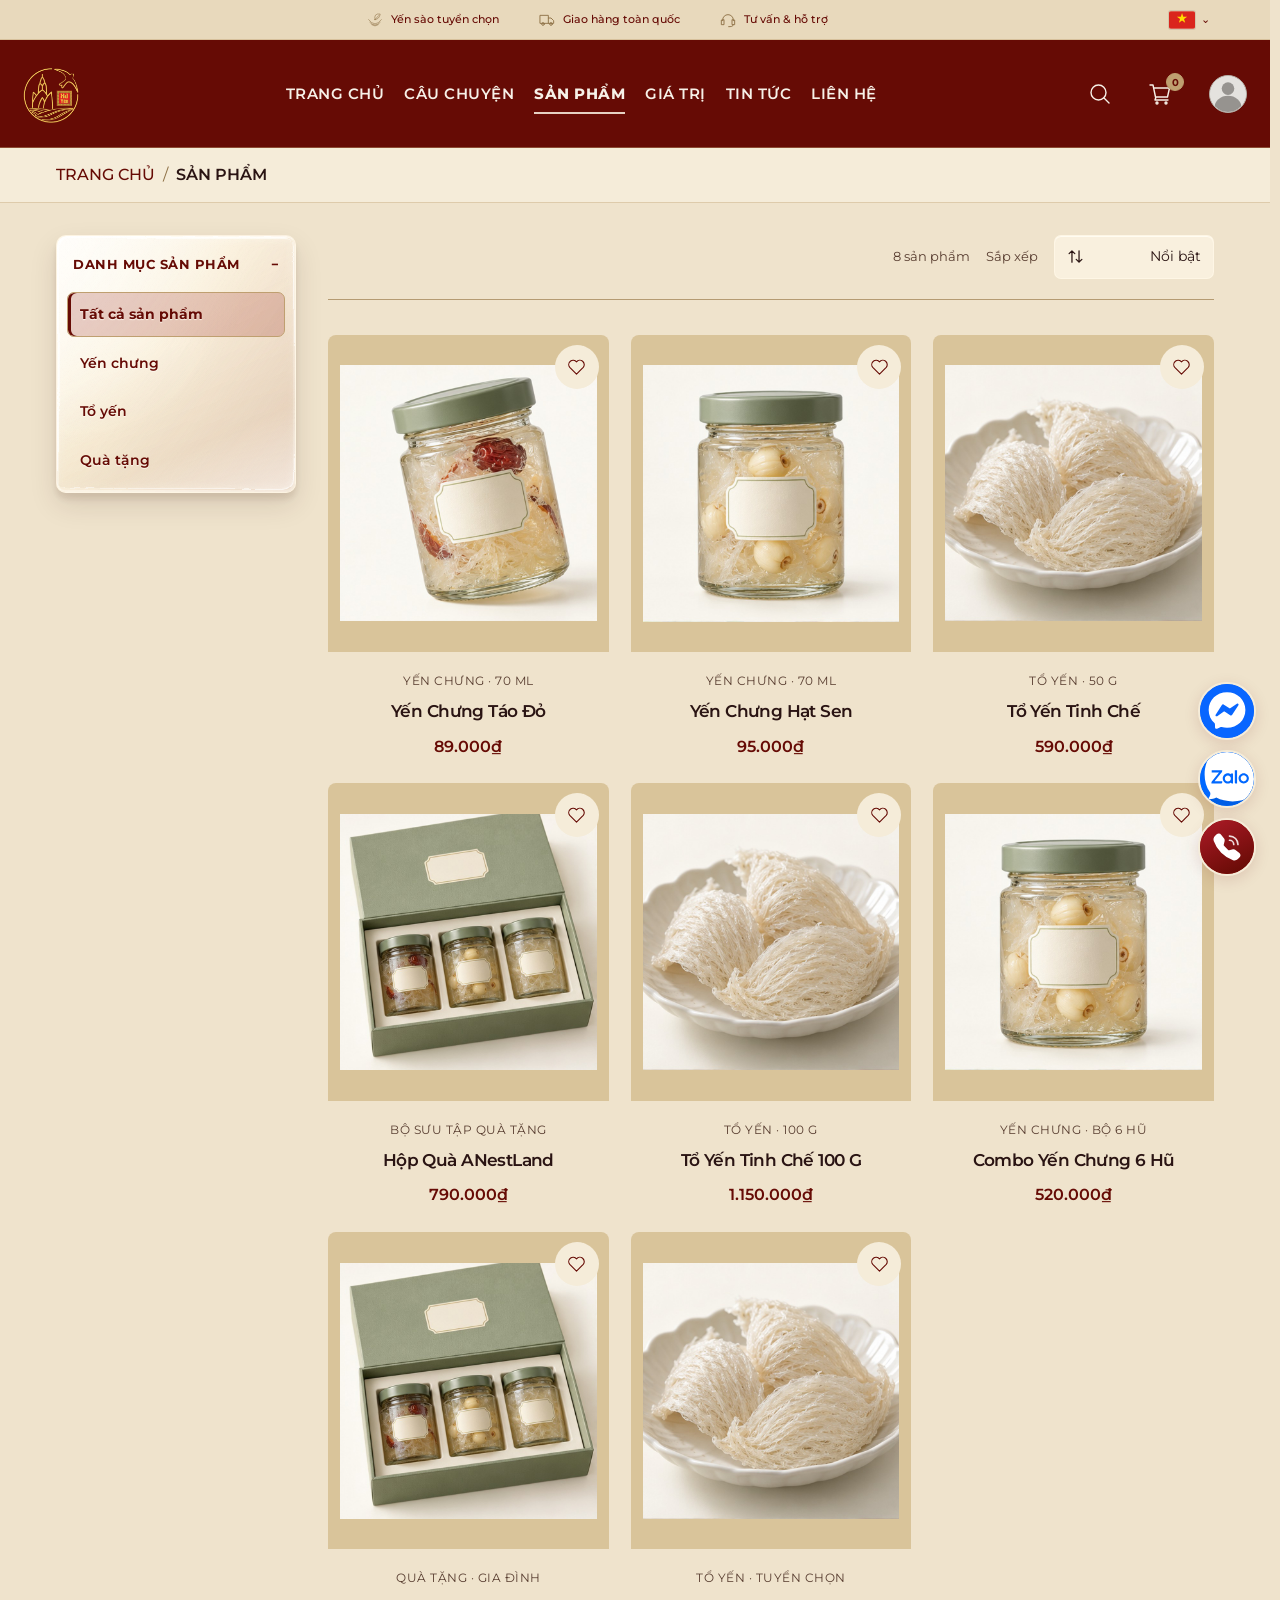
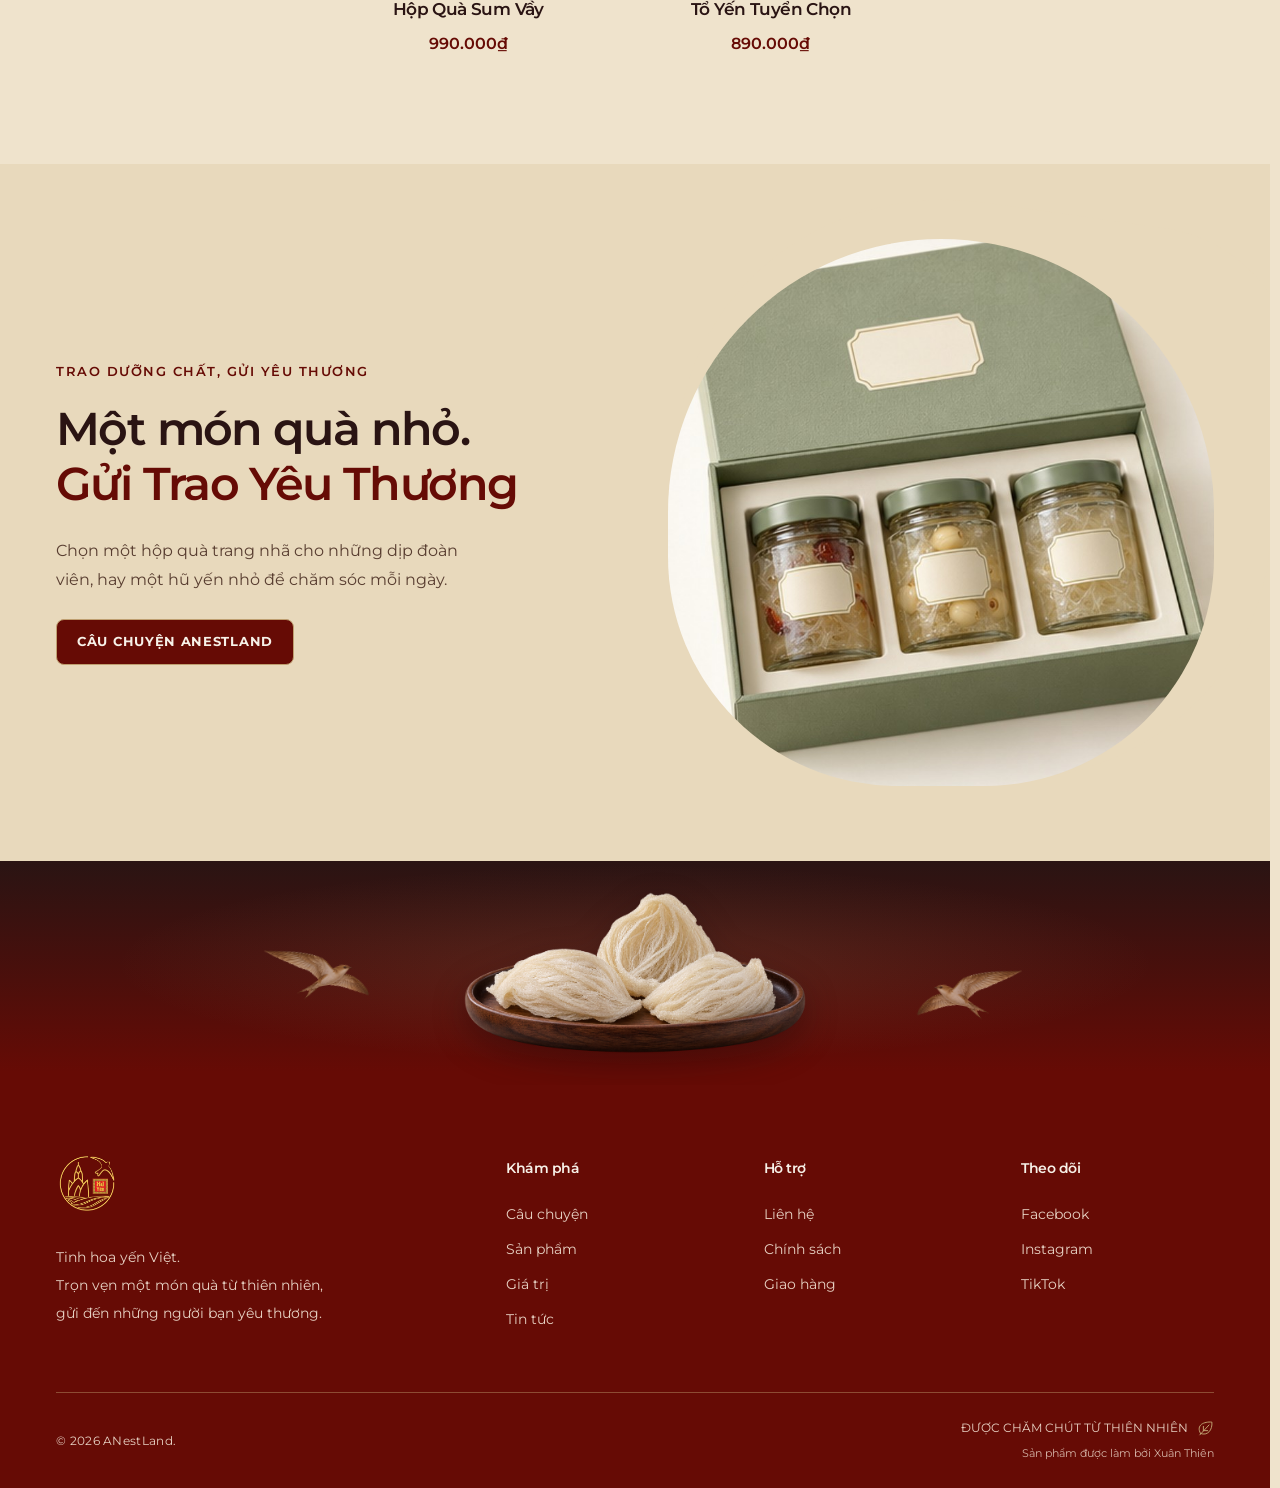
<file: ANestLand-Demo/products.html>
<!DOCTYPE html>
<html lang="vi">
<head>
  <meta charset="UTF-8">
  <meta name="viewport" content="width=device-width, initial-scale=1.0">
  <meta name="description" content="Sản Phẩm ANestLand. Câu chuyện và sản phẩm yến sào được chăm chút tại ANestLand.">
  <meta name="theme-color" content="#660b05">
  <title>Sản Phẩm ANestLand — ANestLand</title>
  <link rel="icon" type="image/png" sizes="32x32" href="assets/icons/anestland-official-favicon-32.png">
  <link rel="icon" type="image/png" sizes="192x192" href="assets/icons/anestland-official-favicon-192.png">
  <link rel="apple-touch-icon" sizes="180x180" href="assets/icons/anestland-official-apple-touch.png">
  <link rel="preconnect" href="https://fonts.googleapis.com">
  <link rel="preconnect" href="https://fonts.gstatic.com" crossorigin>
  <link href="https://fonts.googleapis.com/css2?family=Montserrat:wght@400;500;600;700&display=swap" rel="stylesheet">
  <link rel="stylesheet" href="styles.css">
  <script src="i18n.js" defer></script>
  <script src="script.js" defer></script>
</head>
<body class="inner-page">
  <svg class="svg-library" xmlns="http://www.w3.org/2000/svg" aria-hidden="true"><defs>
    <symbol id="i-nest" viewBox="0 0 40 40"><path d="M4 19q16 22 32 0M7 26q13 14 26 0M12 32q8 6 16 0M20 19Q16 3 33 5Q31 18 20 19Zm0 0 9-10"/></symbol>
    <symbol id="i-search" viewBox="0 0 24 24"><circle cx="10.5" cy="10.5" r="7.5"/><path d="m16 16 5 5"/></symbol>
    <symbol id="i-cart" viewBox="0 0 24 24"><path d="M2 3h3l2.5 12h12l2-9H6M8 15l-1 3h13"/><circle cx="9" cy="21" r="1"/><circle cx="18" cy="21" r="1"/></symbol>
    <symbol id="i-menu" viewBox="0 0 24 24"><path d="M3 5H21M3 12H21M3 19H21"/></symbol>
    <symbol id="i-arrow" viewBox="0 0 24 24"><path d="M3 12H21M15 6l6 6-6 6"/></symbol>
    <symbol id="i-heart" viewBox="0 0 24 24"><path d="M12 21 3.5 12.5a5.5 5.5 0 0 1 8.5-7 5.5 5.5 0 0 1 8.5 7Z"/></symbol>
    <symbol id="i-leaf" viewBox="0 0 24 24"><path d="M5 19C-2 7 10 2 21 3c1 11-6 20-16 16ZM4 21 17 7M9 15V9M9 15h6"/></symbol>
    <symbol id="i-shield" viewBox="0 0 24 24"><path d="m12 2 9 4v6c0 5-9 10-9 10S3 17 3 12V6ZM8 12l3 3 6-6"/></symbol>
    <symbol id="i-gift" viewBox="0 0 24 24"><path d="M3 10h18v11H3ZM2 6h20v4H2ZM12 6v15M12 6C1 7 5-4 12 6ZM12 6c11 1 7-10 0 0"/></symbol>
    <symbol id="i-close" viewBox="0 0 24 24"><path d="m5 5 14 14M19 5 5 19"/></symbol>
  </defs></svg>
  <a class="skip-link" href="#main">Đến nội dung chính</a>
  <header class="site-header" id="header">
    <a class="logo" href="index.html" aria-label="ANestLand, trang chủ"><img class="brand-logo" src="assets/icons/anestland-official-logo.png" width="500" height="500" alt="ANestLand"></a>
    <nav class="desktop-nav" aria-label="Điều hướng chính"><a href="index.html">TRANG CHỦ</a><a href="about.html">CÂU CHUYỆN</a><a href="products.html" class="active" aria-current="page">SẢN PHẨM</a><a href="values.html">GIÁ TRỊ</a><a href="blog.html">BLOG</a><a href="contact.html">LIÊN HỆ</a></nav>
    <div class="header-tools"><div class="header-search">
      <button type="button" class="icon-button search-trigger" id="search-toggle" aria-label="Mở tìm kiếm" aria-expanded="false" aria-controls="search-panel"><svg><use href="#i-search"/></svg></button>
      <form id="search-form" class="header-search-bar" role="search"><label class="sr-only" for="search-input">Tìm sản phẩm, bài viết</label><input id="search-input" type="search" autocomplete="off" maxlength="120" placeholder="Tìm sản phẩm..." aria-controls="search-results" aria-expanded="false"><button class="search-submit" type="submit" aria-label="Tìm kiếm"><svg><use href="#i-search"/></svg></button></form>
      <div id="search-panel" class="search-dropdown" hidden><div class="search-dropdown-heading"><p id="search-status" role="status" aria-live="polite"></p><button type="button" class="search-close icon-button" aria-label="Đóng tìm kiếm"><svg><use href="#i-close"/></svg></button></div><div id="search-results" class="search-results"></div></div>
    </div><a class="icon-button bag-button" id="bag-toggle" href="cart.html" aria-label="Giỏ hàng"><span class="sr-only">Giỏ hàng</span><svg><use href="#i-cart"/></svg><span class="bag-count" aria-hidden="true">0</span></a><button class="icon-button" id="menu-toggle" aria-label="Mở tài khoản ANestLand" aria-expanded="false" aria-controls="mobile-nav"><svg><use href="#i-menu"/></svg></button></div>
    <nav class="mobile-nav" id="mobile-nav" aria-label="Menu mở rộng" hidden><a href="index.html">Trang chủ</a><a href="about.html">Câu chuyện</a><a href="products.html" class="active" aria-current="page">Sản phẩm</a><a href="values.html">Giá trị</a><a href="blog.html">Chuyện về yến</a><a href="contact.html">Liên hệ</a><button type="button" class="mobile-account-entry" data-account-open>Tài khoản</button></nav>
  </header>
  <main id="main">
<div class="breadcrumb-row"><div class="container"><nav class="breadcrumbs" aria-label="Đường dẫn"><a href="index.html">Trang chủ</a><span aria-hidden="true">/</span><span aria-current="page">Sản phẩm</span></nav></div></div><h1 class="sr-only">Sản Phẩm <em>ANestLand</em></h1>
<section class="section container collection-section" id="products"><div class="collection-toolbar"><div class="product-filters" aria-label="Lọc sản phẩm"><button class="selected" data-filter="all" aria-pressed="true">TẤT CẢ</button><button data-filter="nest" aria-pressed="false">TỔ YẾN</button><button data-filter="jar" aria-pressed="false">YẾN CHƯNG</button><button data-filter="gift" aria-pressed="false">QUÀ TẶNG</button></div><div class="collection-sort"><p id="product-count" role="status">4 sản phẩm</p><label for="product-sort">Sắp xếp</label><select id="product-sort"><option value="featured">Nổi bật</option><option value="price-asc">Giá tăng dần</option><option value="price-desc">Giá giảm dần</option><option value="name">Tên A–Z</option></select></div></div><p id="search-summary" hidden></p><div class="product-grid"><article class="product-card reveal" data-category="jar" data-name="Yến Chưng Táo Đỏ" data-price="89000"><div class="product-image"><button class="wishlist icon-button" aria-label="Yêu thích Yến Chưng Táo Đỏ" aria-pressed="false"><svg><use href="#i-heart"/></svg></button><a class="product-photo-link" href="product-detail.html?product=tao-do"><img src="assets/images/red-date-jar.jpg" alt="Yến Chưng Táo Đỏ" loading="lazy" width="800" height="800"></a></div><button class="add-product" data-cart-add="tao-do" type="button">THÊM VÀO GIỎ <span>+</span></button><p class="product-type">YẾN CHƯNG · 70 ML</p><h3><a href="product-detail.html?product=tao-do">Yến Chưng Táo Đỏ</a></h3><p class="price">89.000₫</p></article>
<article class="product-card reveal" data-category="jar" data-name="Yến Chưng Hạt Sen" data-price="95000"><div class="product-image"><button class="wishlist icon-button" aria-label="Yêu thích Yến Chưng Hạt Sen" aria-pressed="false"><svg><use href="#i-heart"/></svg></button><a class="product-photo-link" href="product-detail.html?product=hat-sen"><img src="assets/images/lotus-jar.jpg" alt="Yến Chưng Hạt Sen" loading="lazy" width="800" height="800"></a></div><button class="add-product" data-cart-add="hat-sen" type="button">THÊM VÀO GIỎ <span>+</span></button><p class="product-type">YẾN CHƯNG · 70 ML</p><h3><a href="product-detail.html?product=hat-sen">Yến Chưng Hạt Sen</a></h3><p class="price">95.000₫</p></article>
<article class="product-card reveal" data-category="nest" data-name="Tổ Yến Tinh Chế" data-price="590000"><div class="product-image"><button class="wishlist icon-button" aria-label="Yêu thích Tổ Yến Tinh Chế" aria-pressed="false"><svg><use href="#i-heart"/></svg></button><a class="product-photo-link" href="product-detail.html?product=tinh-che"><img src="assets/images/refined-nest.jpg" alt="Tổ Yến Tinh Chế" loading="lazy" width="800" height="800"></a></div><button class="add-product" data-cart-add="tinh-che" type="button">THÊM VÀO GIỎ <span>+</span></button><p class="product-type">TỔ YẾN · 50 G</p><h3><a href="product-detail.html?product=tinh-che">Tổ Yến Tinh Chế</a></h3><p class="price">590.000₫</p></article>
<article class="product-card reveal" data-category="gift" data-name="Hộp Quà ANestLand" data-price="790000"><div class="product-image"><button class="wishlist icon-button" aria-label="Yêu thích Hộp Quà ANestLand" aria-pressed="false"><svg><use href="#i-heart"/></svg></button><a class="product-photo-link" href="product-detail.html?product=hop-qua"><img src="assets/images/gift-box.jpg" alt="Hộp Quà ANestLand" loading="lazy" width="800" height="800"></a></div><button class="add-product" data-cart-add="hop-qua" type="button">THÊM VÀO GIỎ <span>+</span></button><p class="product-type">BỘ SƯU TẬP QUÀ TẶNG</p><h3><a href="product-detail.html?product=hop-qua">Hộp Quà ANestLand</a></h3><p class="price">790.000₫</p></article>



</div><p class="no-results" hidden>Chưa tìm thấy sản phẩm phù hợp. <button class="text-link button-secondary" id="clear-search">Xem tất cả sản phẩm</button></p></section>
<section class="care-banner"><div class="container banner-inner"><div class="editorial-copy reveal"><p class="eyebrow">TRAO DƯỠNG CHẤT, GỬI YÊU THƯƠNG</p><h2>Một món quà nhỏ.<br><em>Một sự quan tâm lớn.</em></h2><p>Chọn một hộp quà trang nhã cho những dịp đoàn viên, hay một hũ yến nhỏ để chăm sóc mỗi ngày.</p><a class="button" href="about.html">CÂU CHUYỆN ANESTLAND</a></div><div class="banner-visual reveal"><img src="assets/images/gift-box.jpg" alt="Hộp quà ANestLand màu xanh tự nhiên" width="800" height="800" loading="lazy"></div></div></section>
  </main>
  <footer id="footer"><div class="container footer-grid"><div class="footer-brand"><a class="logo" href="index.html"><img class="brand-logo" src="assets/icons/anestland-official-logo.png" width="500" height="500" alt="ANestLand"></a><p>Tinh hoa yến Việt.<br>Trọn vẹn một món quà từ thiên nhiên, gửi đến những người bạn yêu thương.</p></div><div><h2>Khám phá</h2><a href="about.html">Câu chuyện</a><a href="products.html">Sản phẩm</a><a href="values.html">Giá trị</a><a href="blog.html" data-i18n="footer.news">Tin tức</a></div><div><h2>Hỗ trợ</h2><a href="contact.html">Liên hệ</a><button data-info="policy">Chính sách</button><button data-info="shipping">Giao hàng</button></div><div><h2>Theo dõi</h2><button data-info="social">Facebook</button><button data-info="social">Instagram</button><button data-info="social">TikTok</button></div></div><div class="container footer-bottom"><p>© 2026 ANestLand.</p><div class="footer-credit-group"><span>ĐƯỢC CHĂM CHÚT TỪ THIÊN NHIÊN <svg><use href="#i-leaf"/></svg></span><span class="footer-credit">Sản phẩm được làm bởi Xuân Thiên</span></div></div></footer>
  
  <div class="toast" role="status" aria-live="polite"></div>
  <dialog id="content-dialog"><button class="dialog-close icon-button" aria-label="Đóng nội dung"><svg><use href="#i-close"/></svg></button><p class="eyebrow" id="dialog-label"></p><h2 id="dialog-title"></h2><div id="dialog-body"></div></dialog>
</body>
</html>
</file>
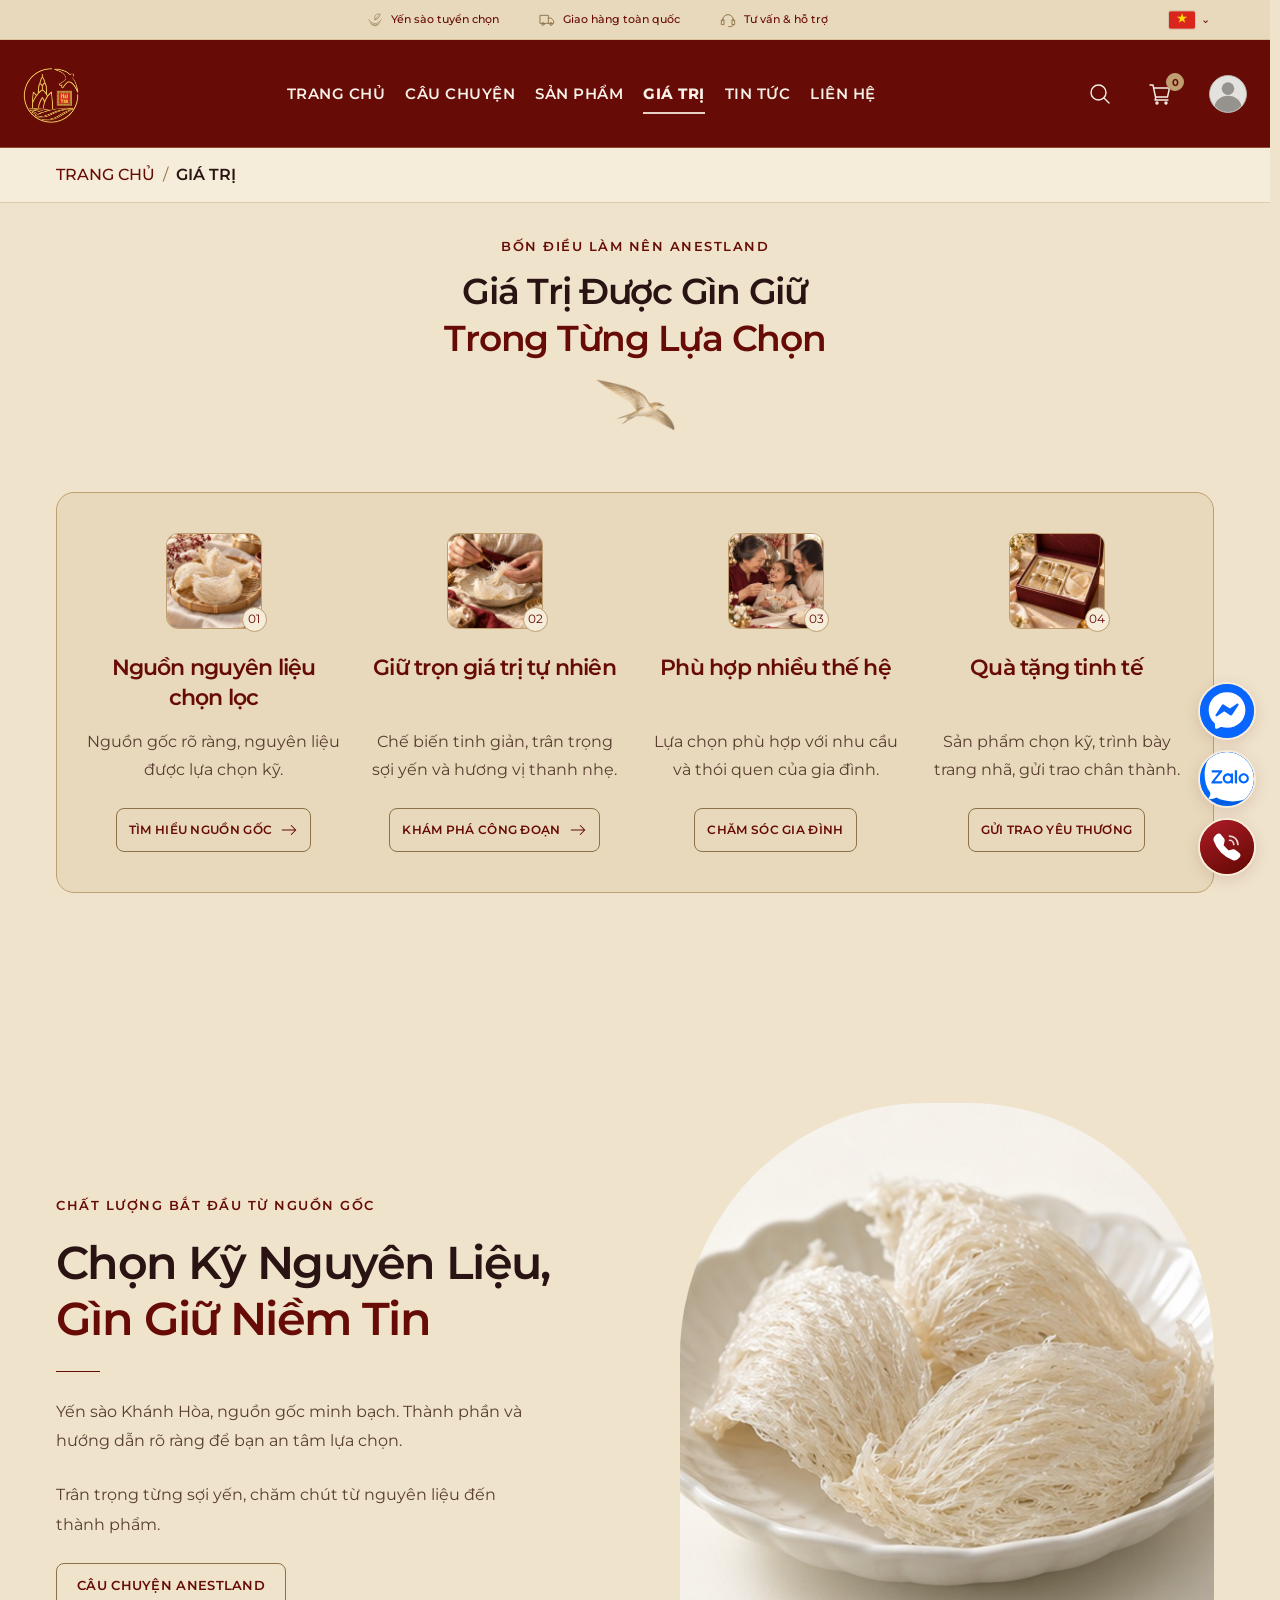
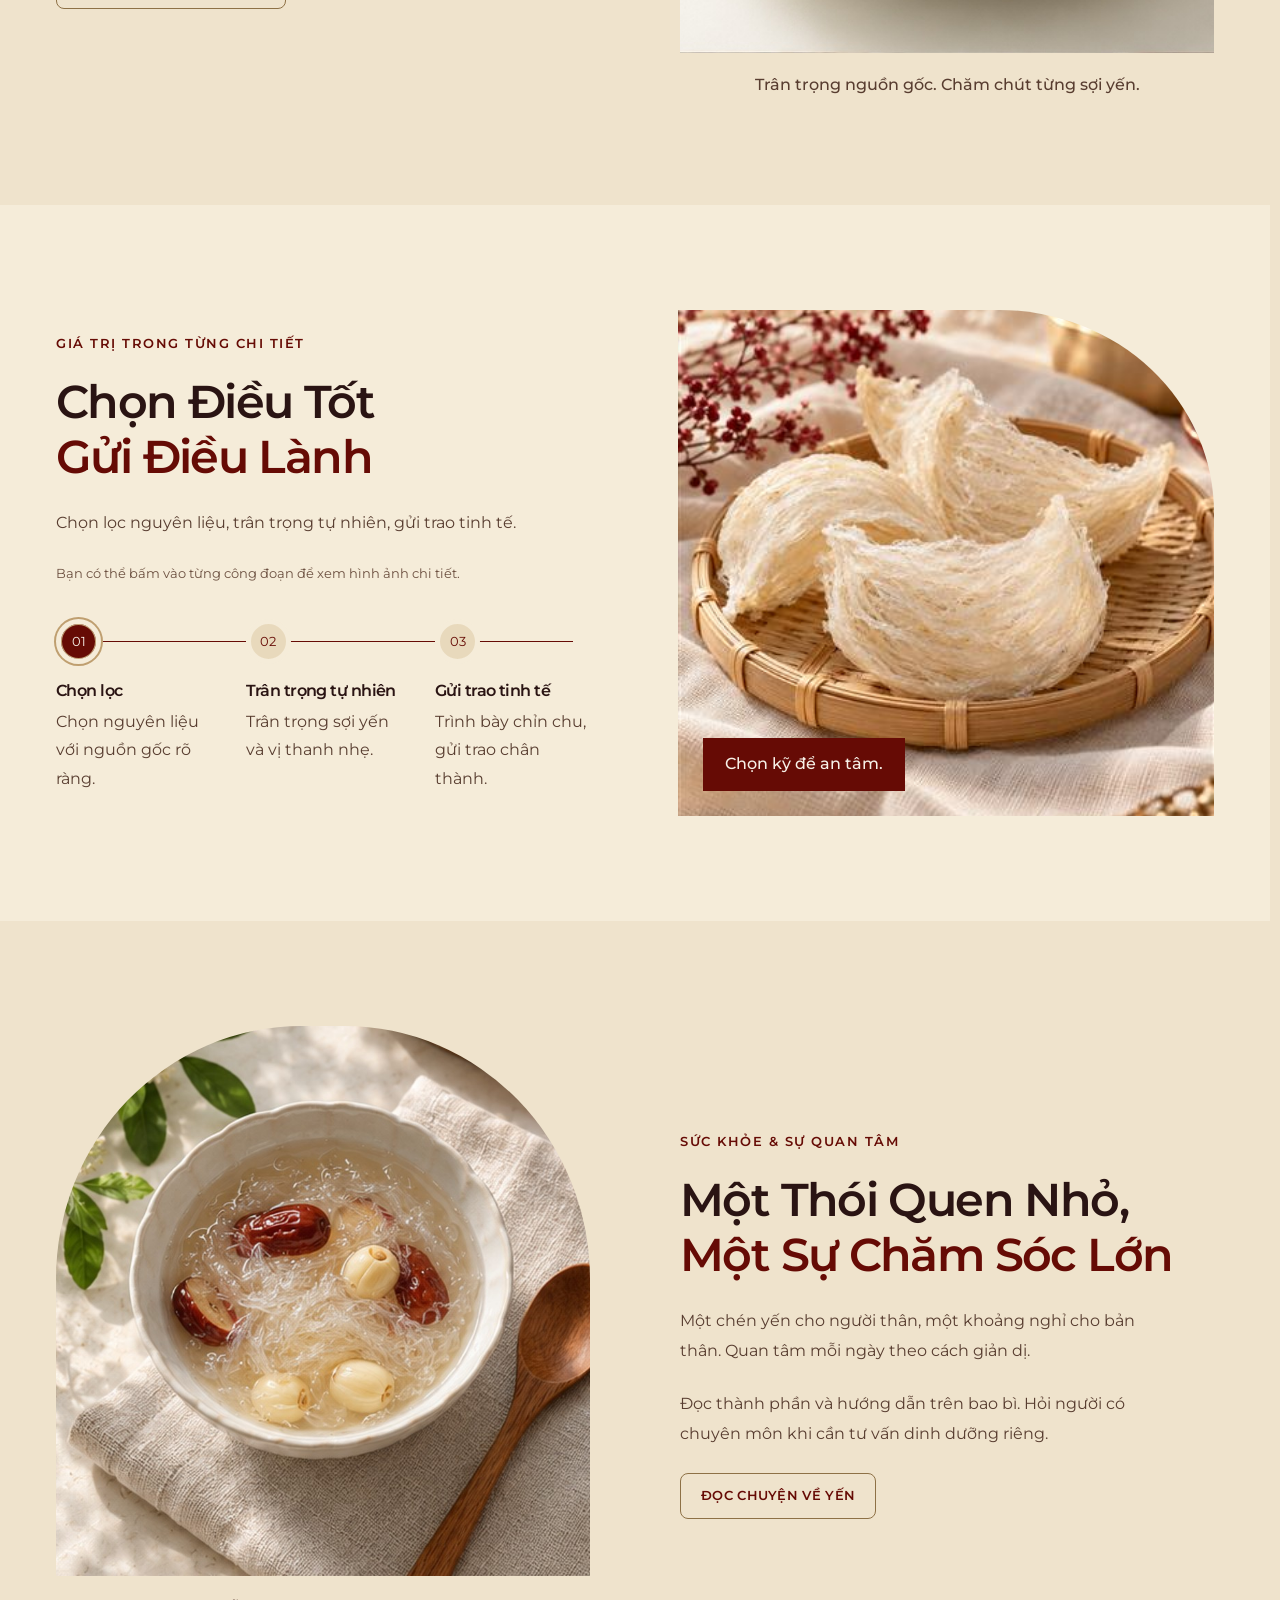
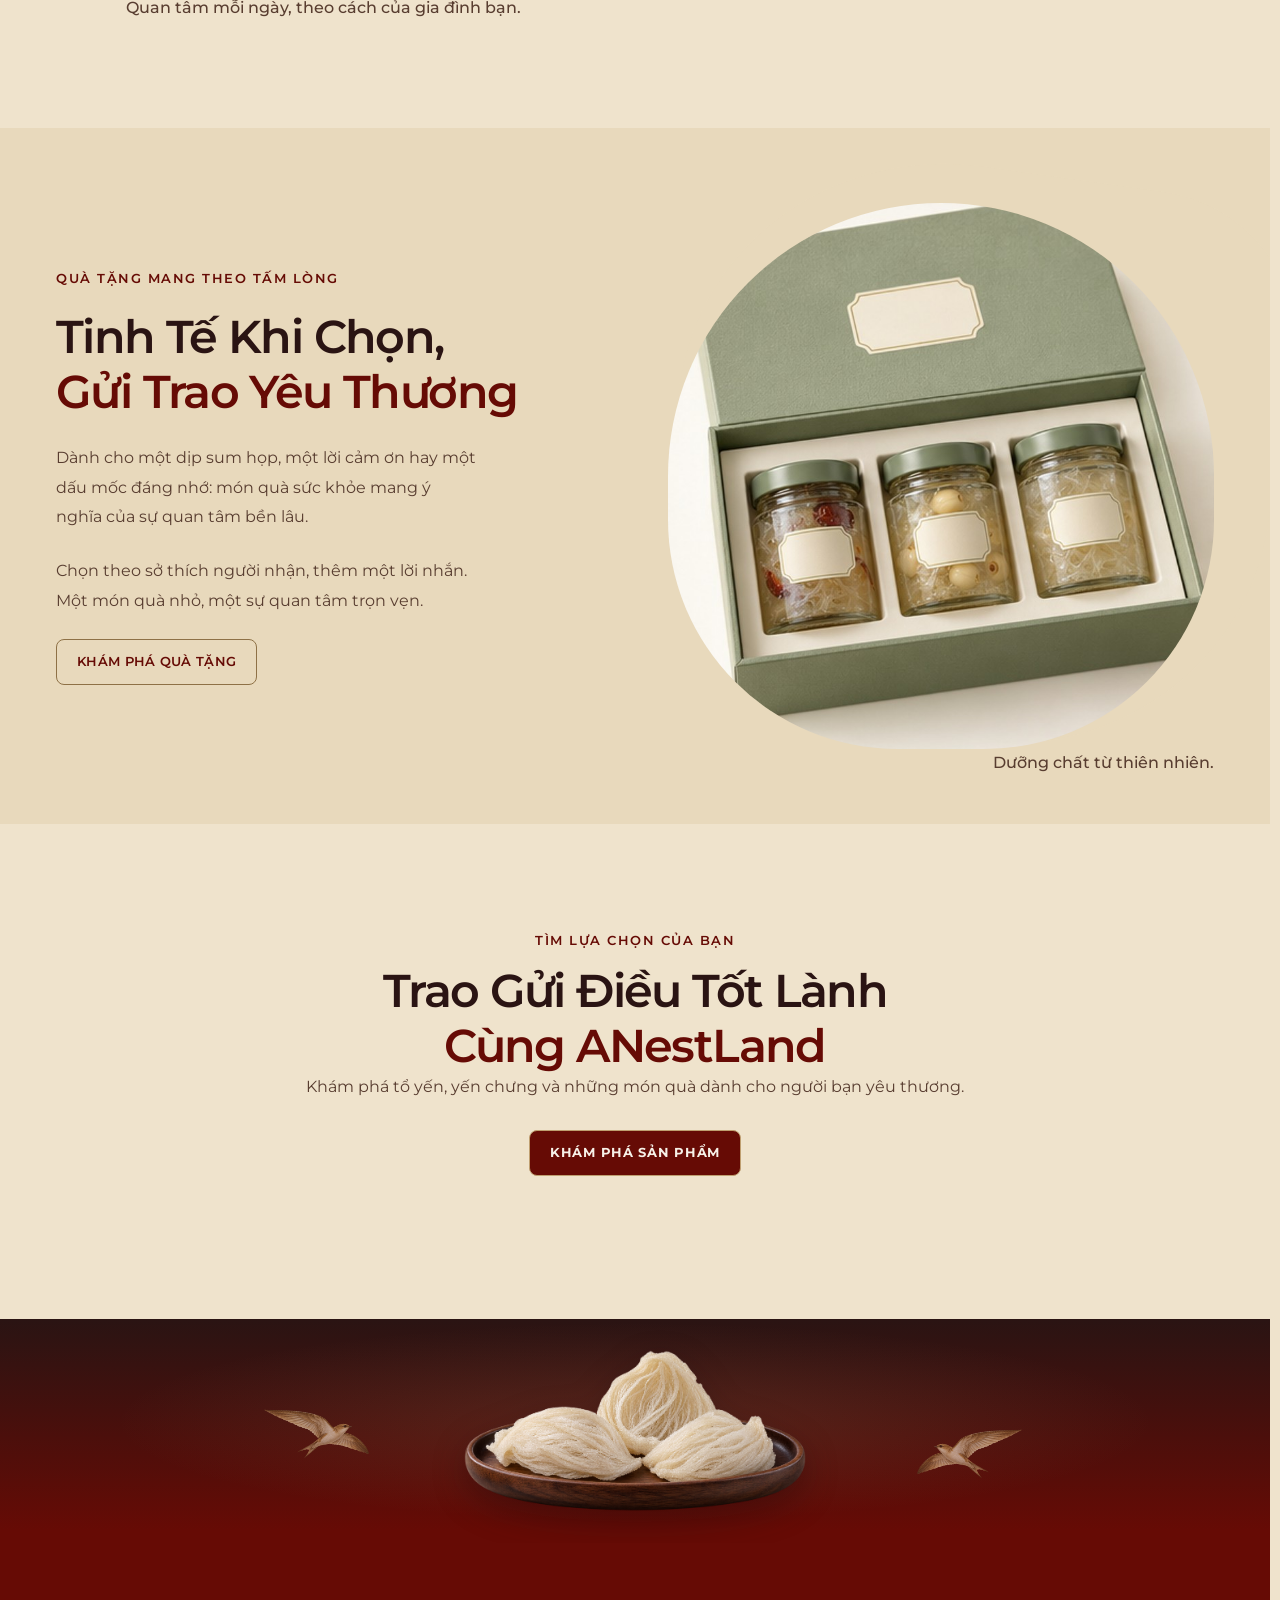
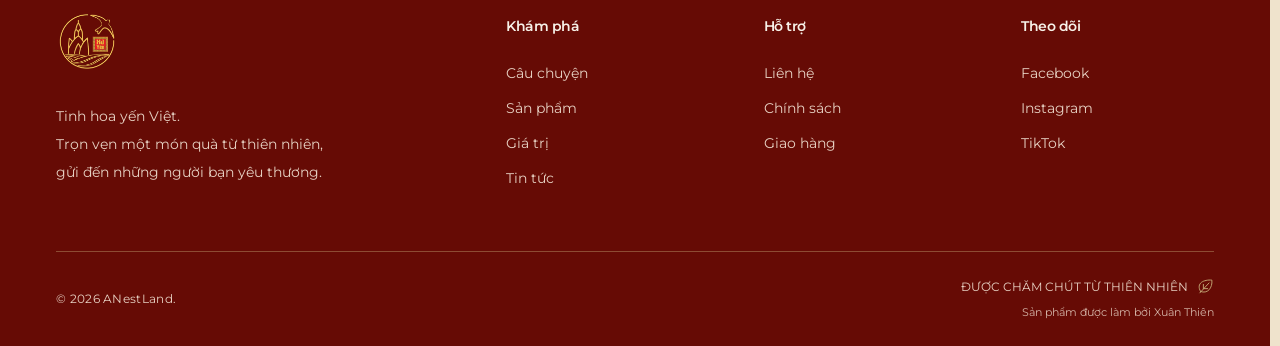
<file: ANestLand-Demo/values.html>
<!DOCTYPE html>
<html lang="vi">
<head>
  <meta charset="UTF-8">
  <meta name="viewport" content="width=device-width, initial-scale=1.0">
  <meta name="description" content="Những giá trị ANestLand gìn giữ: nguồn nguyên liệu chọn lọc, sự tận tâm và quà tặng tinh tế.">
  <meta name="theme-color" content="#660b05">
  <title>Giá Trị — ANestLand</title>
  <link rel="icon" type="image/png" sizes="32x32" href="assets/icons/anestland-official-favicon-32.png">
  <link rel="icon" type="image/png" sizes="192x192" href="assets/icons/anestland-official-favicon-192.png">
  <link rel="apple-touch-icon" sizes="180x180" href="assets/icons/anestland-official-apple-touch.png">
  <link rel="preconnect" href="https://fonts.googleapis.com">
  <link rel="preconnect" href="https://fonts.gstatic.com" crossorigin>
  <link href="https://fonts.googleapis.com/css2?family=Montserrat:wght@400;500;600;700&display=swap" rel="stylesheet">
  <link rel="stylesheet" href="styles.css">
  <script src="i18n.js" defer></script>
  <script src="script.js" defer></script>
</head>
<body class="inner-page">
  <svg class="svg-library" xmlns="http://www.w3.org/2000/svg" aria-hidden="true"><defs>
    <symbol id="i-nest" viewBox="0 0 40 40"><path d="M4 19q16 22 32 0M7 26q13 14 26 0M12 32q8 6 16 0M20 19Q16 3 33 5Q31 18 20 19Zm0 0 9-10"/></symbol>
    <symbol id="i-search" viewBox="0 0 24 24"><circle cx="10.5" cy="10.5" r="7.5"/><path d="m16 16 5 5"/></symbol>
    <symbol id="i-cart" viewBox="0 0 24 24"><path d="M2 3h3l2.5 12h12l2-9H6M8 15l-1 3h13"/><circle cx="9" cy="21" r="1"/><circle cx="18" cy="21" r="1"/></symbol>
    <symbol id="i-menu" viewBox="0 0 24 24"><path d="M3 5H21M3 12H21M3 19H21"/></symbol>
    <symbol id="i-arrow" viewBox="0 0 24 24"><path d="M3 12H21M15 6l6 6-6 6"/></symbol>
    <symbol id="i-heart" viewBox="0 0 24 24"><path d="M12 21 3.5 12.5a5.5 5.5 0 0 1 8.5-7 5.5 5.5 0 0 1 8.5 7Z"/></symbol>
    <symbol id="i-leaf" viewBox="0 0 24 24"><path d="M5 19C-2 7 10 2 21 3c1 11-6 20-16 16ZM4 21 17 7M9 15V9M9 15h6"/></symbol>
    <symbol id="i-shield" viewBox="0 0 24 24"><path d="m12 2 9 4v6c0 5-9 10-9 10S3 17 3 12V6ZM8 12l3 3 6-6"/></symbol>
    <symbol id="i-gift" viewBox="0 0 24 24"><path d="M3 10h18v11H3ZM2 6h20v4H2ZM12 6v15M12 6C1 7 5-4 12 6ZM12 6c11 1 7-10 0 0"/></symbol>
    <symbol id="i-close" viewBox="0 0 24 24"><path d="m5 5 14 14M19 5 5 19"/></symbol>
  </defs></svg>
  <a class="skip-link" href="#main">Đến nội dung chính</a>
  <header class="site-header" id="header">
    <a class="logo" href="index.html" aria-label="ANestLand, trang chủ"><img class="brand-logo" src="assets/icons/anestland-official-logo.png" width="500" height="500" alt="ANestLand"></a>
    <nav class="desktop-nav" aria-label="Điều hướng chính"><a href="index.html">TRANG CHỦ</a><a href="about.html">CÂU CHUYỆN</a><a href="products.html">SẢN PHẨM</a><a href="values.html" class="active" aria-current="page">GIÁ TRỊ</a><a href="blog.html">BLOG</a><a href="contact.html">LIÊN HỆ</a></nav>
    <div class="header-tools"><div class="header-search">
      <button type="button" class="icon-button search-trigger" id="search-toggle" aria-label="Mở tìm kiếm" aria-expanded="false" aria-controls="search-panel"><svg><use href="#i-search"/></svg></button>
      <form id="search-form" class="header-search-bar" role="search"><label class="sr-only" for="search-input">Tìm sản phẩm, bài viết</label><input id="search-input" type="search" autocomplete="off" maxlength="120" placeholder="Tìm sản phẩm..." aria-controls="search-results" aria-expanded="false"><button class="search-submit" type="submit" aria-label="Tìm kiếm"><svg><use href="#i-search"/></svg></button></form>
      <div id="search-panel" class="search-dropdown" hidden><div class="search-dropdown-heading"><p id="search-status" role="status" aria-live="polite"></p><button type="button" class="search-close icon-button" aria-label="Đóng tìm kiếm"><svg><use href="#i-close"/></svg></button></div><div id="search-results" class="search-results"></div></div>
    </div><a class="icon-button bag-button" id="bag-toggle" href="cart.html" aria-label="Giỏ hàng"><span class="sr-only">Giỏ hàng</span><svg><use href="#i-cart"/></svg><span class="bag-count" aria-hidden="true">0</span></a><button class="icon-button" id="menu-toggle" aria-label="Mở tài khoản ANestLand" aria-expanded="false" aria-controls="mobile-nav"><svg><use href="#i-menu"/></svg></button></div>
    <nav class="mobile-nav" id="mobile-nav" aria-label="Menu mở rộng" hidden><a href="index.html">Trang chủ</a><a href="about.html">Câu chuyện</a><a href="products.html">Sản phẩm</a><a href="values.html" class="active" aria-current="page">Giá trị</a><a href="blog.html">Chuyện về yến</a><a href="contact.html">Liên hệ</a><button type="button" class="mobile-account-entry" data-account-open>Tài khoản</button></nav>
  </header>
  <main id="main">
    <div class="breadcrumb-row"><div class="container"><nav class="breadcrumbs" aria-label="Đường dẫn"><a href="index.html">Trang chủ</a><span aria-hidden="true">/</span><span aria-current="page">Giá trị</span></nav></div></div><h1 class="sr-only">Vì Sao Chọn<br><em>ANestLand?</em></h1>
    <section class="benefits section container values-principles"><div class="section-heading reveal"><p class="eyebrow">BỐN ĐIỀU LÀM NÊN ANESTLAND</p><h2>Giá Trị Được Gìn Giữ<br><em>Trong Từng Lựa Chọn</em></h2></div><div class="benefit-grid">
      <article class="reveal"><div class="benefit-icon"><img src="assets/images/value-selection-ai.jpg" alt="Tổ yến thô được tuyển chọn" width="96" height="96" loading="lazy"><span>01</span></div><h3>Nguồn nguyên liệu chọn lọc</h3><p>Nguồn gốc rõ ràng, nguyên liệu được lựa chọn kỹ.</p><a class="text-link button-secondary" href="#sourcing">TÌM HIỂU NGUỒN GỐC <svg><use href="#i-arrow"/></svg></a></article>
      <article class="reveal"><div class="benefit-icon"><img src="assets/images/value-craft-ai.jpg" alt="Tỉ mỉ làm sạch tổ yến" width="96" height="96" loading="lazy"><span>02</span></div><h3>Giữ trọn giá trị tự nhiên</h3><p>Chế biến tinh giản, trân trọng sợi yến và hương vị thanh nhẹ.</p><a class="text-link button-secondary" href="#craft">KHÁM PHÁ CÔNG ĐOẠN <svg><use href="#i-arrow"/></svg></a></article>
      <article class="reveal"><div class="benefit-icon"><img src="assets/images/value-family-ai.jpg" alt="Chén yến cho khoảnh khắc chăm sóc gia đình" width="96" height="96" loading="lazy"><span>03</span></div><h3>Phù hợp nhiều thế hệ</h3><p>Lựa chọn phù hợp với nhu cầu và thói quen của gia đình.</p><a class="text-link button-secondary" href="#family-care">CHĂM SÓC GIA ĐÌNH</a></article>
      <article class="reveal"><div class="benefit-icon"><img src="assets/images/value-gift-ai.jpg" alt="Hộp quà yến sào trình bày trang nhã" width="96" height="96" loading="lazy"><span>04</span></div><h3>Quà tặng tinh tế</h3><p>Sản phẩm chọn kỹ, trình bày trang nhã, gửi trao chân thành.</p><a class="text-link button-secondary" href="#gifting">GỬI TRAO YÊU THƯƠNG</a></article>
    </div></section>
    <section class="story section container sourcing" id="sourcing"><div class="editorial-copy reveal"><p class="eyebrow">CHẤT LƯỢNG BẮT ĐẦU TỪ NGUỒN GỐC</p><h2>Chọn Kỹ Nguyên Liệu,<br><em>Gìn Giữ Niềm Tin</em></h2><span class="section-rule"></span><p>Yến sào Khánh Hòa, nguồn gốc minh bạch. Thành phần và hướng dẫn rõ ràng để bạn an tâm lựa chọn.</p><p>Trân trọng từng sợi yến, chăm chút từ nguyên liệu đến thành phẩm.</p><a class="text-link button-secondary" href="about.html">CÂU CHUYỆN ANESTLAND</a></div><div class="story-visual reveal"><div class="image-arch"><img src="assets/images/refined-nest.jpg" alt="Tổ yến tinh chế màu ngà được tuyển chọn" width="800" height="800" loading="lazy"></div><p class="image-note">Trân trọng nguồn gốc. Chăm chút từng sợi yến.</p></div></section>
    <section class="craft section" id="craft"><div class="container craft-inner"><div class="editorial-copy reveal"><p class="eyebrow">GIÁ TRỊ TRONG TỪNG CHI TIẾT</p><h2>Chọn Điều Tốt<br><em>Gửi Điều Lành</em></h2><p>Chọn lọc nguyên liệu, trân trọng tự nhiên, gửi trao tinh tế.</p><p class="process-instruction">Bạn có thể bấm vào từng công đoạn để xem hình ảnh chi tiết.</p><ol class="process"><li><button type="button" data-process-step="0" aria-pressed="true" aria-controls="craft-image" aria-labelledby="craft-number-1 craft-step-1"><span id="craft-number-1">01</span></button><h3 id="craft-step-1">Chọn lọc</h3><p>Chọn nguyên liệu với nguồn gốc rõ ràng.</p></li><li><button type="button" data-process-step="1" aria-pressed="false" aria-controls="craft-image" aria-labelledby="craft-number-2 craft-step-2"><span id="craft-number-2">02</span></button><h3 id="craft-step-2">Trân trọng tự nhiên</h3><p>Trân trọng sợi yến và vị thanh nhẹ.</p></li><li><button type="button" data-process-step="2" aria-pressed="false" aria-controls="craft-image" aria-labelledby="craft-number-3 craft-step-3"><span id="craft-number-3">03</span></button><h3 id="craft-step-3">Gửi trao tinh tế</h3><p>Trình bày chỉn chu, gửi trao chân thành.</p></li></ol></div><div class="craft-visual reveal"><img id="craft-image" src="assets/images/value-selection-ai.jpg" alt="Tổ yến thô được tuyển chọn" loading="lazy" width="512" height="512"><span class="craft-note" role="status" aria-atomic="true">Chọn kỹ để an tâm.</span></div></div></section>
    <section class="story section container" id="family-care"><div class="story-visual reveal"><div class="image-arch"><img src="assets/images/wellness-bowl.jpg" alt="Chén yến chưng táo đỏ bên khăn linen" width="800" height="800" loading="lazy"></div><p class="image-note">Quan tâm mỗi ngày, theo cách của gia đình bạn.</p></div><div class="editorial-copy reveal"><p class="eyebrow">SỨC KHỎE &amp; SỰ QUAN TÂM</p><h2>Một Thói Quen Nhỏ,<br><em>Một Sự Chăm Sóc Lớn</em></h2><p>Một chén yến cho người thân, một khoảng nghỉ cho bản thân. Quan tâm mỗi ngày theo cách giản dị.</p><p>Đọc thành phần và hướng dẫn trên bao bì. Hỏi người có chuyên môn khi cần tư vấn dinh dưỡng riêng.</p><a class="text-link button-secondary" href="blog.html">ĐỌC CHUYỆN VỀ YẾN</a></div></section>
    <section class="care-banner" id="gifting"><div class="container banner-inner"><div class="editorial-copy reveal"><p class="eyebrow">QUÀ TẶNG MANG THEO TẤM LÒNG</p><h2>Tinh Tế Khi Chọn,<br><em>Trọn Vẹn Khi Trao</em></h2><p>Dành cho một dịp sum họp, một lời cảm ơn hay một dấu mốc đáng nhớ: món quà sức khỏe mang ý nghĩa của sự quan tâm bền lâu.</p><p>Chọn theo sở thích người nhận, thêm một lời nhắn. Một món quà nhỏ, một sự quan tâm trọn vẹn.</p><a class="text-link button-secondary" href="products.html">KHÁM PHÁ QUÀ TẶNG</a></div><div class="banner-visual reveal"><img src="assets/images/gift-box.jpg" alt="Hộp quà yến sào được trình bày trang nhã" width="800" height="800" loading="lazy"><span class="banner-caption">Gửi trao sự quan tâm.</span></div></div></section>
    <section class="page-cta section container"><div class="section-heading reveal"><p class="eyebrow">TÌM LỰA CHỌN CỦA BẠN</p><h2>Trao Gửi Điều Tốt Lành<br><em>Cùng ANestLand</em></h2><p>Khám phá tổ yến, yến chưng và những món quà dành cho người bạn yêu thương.</p><a class="button" href="products.html">KHÁM PHÁ SẢN PHẨM</a></div></section>
  </main>
  <footer id="footer"><div class="container footer-grid"><div class="footer-brand"><a class="logo" href="index.html"><img class="brand-logo" src="assets/icons/anestland-official-logo.png" width="500" height="500" alt="ANestLand"></a><p>Tinh hoa yến Việt.<br>Trọn vẹn một món quà từ thiên nhiên, gửi đến những người bạn yêu thương.</p></div><div><h2>Khám phá</h2><a href="about.html">Câu chuyện</a><a href="products.html">Sản phẩm</a><a href="values.html">Giá trị</a><a href="blog.html" data-i18n="footer.news">Tin tức</a></div><div><h2>Hỗ trợ</h2><a href="contact.html">Liên hệ</a><button data-info="policy">Chính sách</button><button data-info="shipping">Giao hàng</button></div><div><h2>Theo dõi</h2><button data-info="social">Facebook</button><button data-info="social">Instagram</button><button data-info="social">TikTok</button></div></div><div class="container footer-bottom"><p>© 2026 ANestLand.</p><div class="footer-credit-group"><span>ĐƯỢC CHĂM CHÚT TỪ THIÊN NHIÊN <svg><use href="#i-leaf"/></svg></span><span class="footer-credit">Sản phẩm được làm bởi Xuân Thiên</span></div></div></footer>

  <div class="toast" role="status" aria-live="polite"></div>
  <dialog id="content-dialog"><button class="dialog-close icon-button" aria-label="Đóng nội dung"><svg><use href="#i-close"/></svg></button><p class="eyebrow" id="dialog-label"></p><h2 id="dialog-title"></h2><div id="dialog-body"></div></dialog>
</body>
</html>
</file>
<file: ANestLand-Demo/styles.css>
:root{
  /* Live ANestLand anchors: primary buttons, header/footer red, gold headings, deep gold, warm footer text. */
  --brand-primary:#660b05;--brand-secondary:#8c1007;--brand-gold:#bf9f70;--brand-gold-deep:#8e7146;--brand-champagne:#e7d1c3;
  /* Warm food-presentation canvas; brand authority stays burgundy and gold. */
  --surface:#efe3cc;--surface-raised:#f5ecd9;--surface-secondary:#e8d9bc;--surface-deep:#660b05;
  --accent:var(--brand-primary);--accent-hover:var(--brand-secondary);--text:#2a1413;--text-muted:#6c5040;--border:#b59b72;--text-on-dark:#f7f1e8;
  --image-surface:#d9c49a;--on-accent:#f7f1e8;--error:#8c1007;--backdrop:#000000b3;
  --shadow-soft:#00000014;--shadow-medium:#00000030;--shadow-image:#00000026;
  --leaf-light:#a5b96a;--leaf-dark:#577d35;--leaf-shadow:#36492930;--leaf-vein:#d1dda799;
  --fruit-light:#bd7960;--fruit-dark:#87432c;--fruit-deep:#532817;--fruit-shine:#e6a28955;
  --fruit-shadow:#6b412020;--fruit-line:#dba88b60;--fruit-edge:#50271066;
  --seed-light:#fffdf0;--seed-dark:#daceaa;--seed-shadow:#51482118;--flower:#fff7e5;--flower-shadow:#99986120;
  --accent-line:#bf9f7070;--accent-faint:#bf9f7030;--accent-soft:#bf9f7060;--mask-solid:#000;
  --white:var(--surface);--warm:var(--surface-raised);--cream:var(--surface-secondary);
  --champagne:var(--brand-champagne);--ink:var(--text);--muted:var(--text-muted);--line:var(--border);
  --sans:'Montserrat',Arial,sans-serif;
}
*{box-sizing:border-box}html{scroll-behavior:smooth;scroll-padding-top:100px}body{margin:0;color:var(--ink);background:var(--white);font-family:var(--sans);font-size:14px;line-height:1.85}button,input{font:inherit}button,a{-webkit-tap-highlight-color:transparent}button{cursor:pointer}button:disabled{cursor:default}a{color:inherit;text-decoration:none}button{color:inherit}img{display:block;width:100%;height:auto}svg{width:24px;height:24px;fill:none;stroke:currentColor;stroke-width:1.4;stroke-linecap:round;stroke-linejoin:round;flex-shrink:0}h1,h2,h3,p{margin:0}h1,h2{font-family:var(--sans);font-weight:500;line-height:1.08}h2{font-size:clamp(36px,4.1vw,56px)}h2 em{color:var(--accent);font-weight:400}p{color:var(--muted)}button{border:0;background:none}button:focus-visible,a:focus-visible,input:focus-visible{outline:2px solid var(--accent);outline-offset:5px}::selection{background:var(--surface-secondary)}[hidden]{display:none!important}.svg-library,svg[width="0"],svg[height="0"]{position:absolute;top:0;left:0;width:0;height:0;overflow:hidden;pointer-events:none}.container{width:min(1180px,calc(100% - 112px));margin-inline:auto}.section{padding-block:105px}.eyebrow{color:var(--accent);font-size:12px;font-weight:500;letter-spacing:2.4px;line-height:1.8;margin-bottom:18px}.logo{display:inline-flex;align-items:center;font-family:var(--sans);font-size:32px;font-weight:600;letter-spacing:-1.3px;white-space:nowrap;line-height:1}.logo svg{width:42px;height:42px;color:var(--accent);margin-right:9px;stroke-width:1.4}.logo-dot{color:var(--accent)}.skip-link{position:fixed;top:-80px;left:16px;z-index:100;background:var(--surface-raised);padding:12px}.skip-link:focus{top:8px}
.site-header{height:108px;background:var(--white);padding-inline:5%;display:flex;align-items:center;justify-content:space-between;gap:30px;position:sticky;top:0;z-index:30;transition:height .35s,box-shadow .35s}.site-header.scrolled{height:80px;box-shadow:0 2px 14px var(--shadow-soft)}.desktop-nav{display:flex;gap:34px;align-items:center}.desktop-nav a{font-size:12px;letter-spacing:1px;font-weight:500;position:relative;padding-block:10px;white-space:nowrap}.desktop-nav a:after{content:'';position:absolute;bottom:3px;left:0;width:0;height:1px;background:var(--accent);transition:width .3s}.desktop-nav a:hover:after,.desktop-nav a.active:after{width:100%}.desktop-nav a.active{color:var(--accent)}.header-tools{display:flex;}.icon-button{display:flex;align-items:center;justify-content:center;width:35px;height:40px;padding:5px}.icon-button:hover{color:var(--accent)}.bag-button{position:relative}.bag-count{position:absolute;top:0;right:0;background:var(--accent);color:var(--text);width:16px;height:16px;line-height:16px;border-radius:50%;font-size:12px}.mobile-nav{position:absolute;top:100%;right:5%;width:270px;background:var(--white);padding:22px 30px;box-shadow:0 10px 30px var(--shadow-medium);border-top:2px solid var(--accent)}.mobile-nav a{display:block;padding:10px 0}
.hero{min-height:640px;height:min(710px,calc(100svh - 108px));position:relative;display:grid;grid-template-columns:50% 50%;background:linear-gradient(180deg,var(--text) 65%,var(--surface-raised));overflow:hidden}.hero-art{position:relative;isolation:isolate;min-width:0;height:100%}.hero-blob{position:absolute;width:113%;height:83%;top:0;left:-18%;background:var(--surface-secondary);border-radius:0 35% 48% 0/0 38% 55% 0;transform:rotate(-8deg);z-index:-2}.hero-blob:after{content:'';position:absolute;width:180px;height:180px;bottom:-40px;right:25%;border-radius:50%;background:var(--surface-raised);opacity:.8}.hero-product{position:absolute;width:88%;max-width:600px;top:9%;left:8%;mix-blend-mode:multiply;transform:rotate(-9deg);animation:product-enter 1.4s both;transition:opacity .5s,transform .9s;filter:drop-shadow(12px 25px 15px var(--shadow-image))}.hero-art.gift-slide .hero-product{transform:rotate(0deg);top:14%}.hero-art.gift-slide .hero-blob{background:var(--surface-secondary)}.hero-copy{position:relative;align-self:center;padding:30px 90px 65px 25px}.hero-slide{display:none}.hero-slide.is-active{display:block}.hero-slide h1,.hero-slide h2{font-size:clamp(65px,7.8vw,112px);letter-spacing:-2px;color:var(--accent);line-height:.98}.hero-slide h2{font-size:clamp(58px,5.8vw,84px)}.hero-slide h1 em,.hero-slide h2 em{font-weight:400;color:var(--accent);display:inline-block}.hero-slide.is-active>*{animation:copy-enter .9s both}.hero-slide.is-active .eyebrow{animation-delay:.05s}.hero-slide.is-active h1,.hero-slide.is-active h2{animation-delay:.15s}.hero-slide.is-active .hero-description{animation-delay:.3s}.hero-slide.is-active .button{animation-delay:.45s}.hero-slide.is-active .hero-story-link{animation-delay:.5s}.flourish{display:block;color:var(--accent);font-family:var(--sans);font-size:28px;line-height:1.5;margin:12px 0}.hero-description{max-width:415px;font-size:14px;line-height:1.95;margin:15px 0 27px}.button{display:inline-flex;justify-content:center;align-items:center;gap:25px;background:var(--accent);color:var(--text);padding:17px 27px;min-height:54px;font-size:12px;font-weight:500;letter-spacing:1.1px;transition:background .3s}.button svg{width:20px;transition:transform .3s}.button:hover{background:var(--brand-secondary)}.button:hover svg,.text-link:hover svg{transform:translateX(5px)}.hero-story-link{display:block;font-size:12px;letter-spacing:1.5px;margin-top:23px;color:var(--muted)}.hero-story-link span{margin-left:12px}.slider-controls{position:absolute;right:28px;top:43%;display:flex;flex-direction:column;align-items:center;gap:9px}.slide-dot{width:37px;height:37px;border-radius:50%;font-size:12px;color:var(--muted);transition:background .3s,color .3s}.slide-dot.is-active{background:var(--accent);color:var(--white)}.slider-controls>span{height:24px;width:1px;background:var(--line)}.slider-pause{font-size:15px;color:var(--muted);padding:8px}.scroll-note{position:absolute;bottom:24px;left:50%;transform:translateX(-50%);display:flex;gap:22px;align-items:center;font-size:12px;letter-spacing:2px;color:var(--muted)}.scroll-note span:last-child{font-size:24px;color:var(--accent)}.art-caption{position:absolute;bottom:12%;left:17%;font-size:12px;letter-spacing:2px;color:var(--accent)}.leaf{position:absolute;width:67px;height:32px;background:linear-gradient(155deg,var(--leaf-light),var(--leaf-dark));border-radius:100% 0 100% 0;box-shadow:inset 0 -2px 4px var(--leaf-shadow);animation:float 7s ease-in-out infinite;z-index:2}.leaf:after{content:'';position:absolute;top:50%;left:5%;width:90%;height:1px;background:var(--leaf-vein);transform:rotate(-22deg)}.leaf-one{top:12%;left:18%;rotate:-32deg}.leaf-two{top:58%;right:4%;width:85px;height:42px;rotate:-20deg;animation-delay:-3s}.leaf-three{bottom:18%;left:6%;width:44px;height:23px;rotate:50deg;animation-duration:9s}.date{position:absolute;width:33px;height:50px;background:radial-gradient(ellipse at 35% 30%,var(--fruit-light),var(--fruit-dark) 55%,var(--fruit-deep));border-radius:47%;box-shadow:inset 2px 0 3px var(--fruit-shine),3px 7px 8px var(--fruit-shadow);animation:float 8s ease-in-out infinite;z-index:2}.date:after{content:'';position:absolute;inset:7px 10px;border-right:1px solid var(--fruit-line);border-left:1px solid var(--fruit-edge);border-radius:50%}.date-one{left:6%;top:38%;rotate:-25deg}.date-two{right:9%;top:15%;rotate:30deg;animation-delay:-3s;width:24px;height:38px}.seed{position:absolute;width:23px;height:28px;background:radial-gradient(circle at 35% 30%,var(--seed-light),var(--seed-dark));border-radius:48%;box-shadow:2px 4px 7px var(--seed-shadow);animation:float 6s ease-in-out infinite}.seed-one{bottom:28%;left:18%;rotate:22deg}.seed-two{top:31%;right:4%;animation-delay:-2s}.flower{position:absolute;font-size:70px;color:var(--flower);text-shadow:0 2px 5px var(--flower-shadow);animation:float 10s ease-in-out infinite}.flower-one{top:5%;right:11%;rotate:16deg}.organic-ring{position:absolute;width:80px;height:80px;border:1px solid var(--accent-line);border-radius:50%;left:7%;bottom:20%}.botanical-outline{position:absolute;width:220px;height:370px;border:1px solid var(--accent-faint);border-radius:100% 0 100% 0;right:-90px;bottom:0;rotate:20deg;z-index:-1}
.story{display:grid;grid-template-columns:1fr 1fr;gap:90px;align-items:center}.story-visual{position:relative}.image-arch{overflow:hidden;border-radius:46% 46% 0 0;background:var(--warm)}.image-arch img{aspect-ratio:1/1.03;object-fit:cover}.round-seal{position:absolute;right:-32px;bottom:55px;width:128px;height:128px;border-radius:50%;background:var(--surface-secondary);border:5px solid var(--surface);display:flex;flex-direction:column;align-items:center;justify-content:center;font-size:12px;letter-spacing:1.3px;color:var(--accent);gap:5px;rotate:8deg}.round-seal svg{width:36px;height:36px}.image-note{text-align:center;font-family:var(--sans);font-size:21px;font-style:normal;margin-top:18px}.editorial-copy>p:not(.eyebrow){line-height:2;max-width:470px;margin:24px 0}.section-rule{display:block;width:44px;height:1px;background:var(--accent);margin:25px 0}.qualities{display:flex;gap:28px;margin:34px 0}.qualities div{border-right:1px solid var(--line);padding-right:25px}.qualities div:last-child{border:0;padding-right:0}.qualities strong{display:block;font-family:var(--sans);font-size:32px;font-weight:500;color:var(--accent)}.qualities span{font-size:12px;color:var(--muted);white-space:nowrap}.text-link{display:inline-flex;align-items:center;gap:17px;padding:0 0 5px;font-size:12px;letter-spacing:.6px;border-bottom:1px solid var(--accent);background:none}.text-link svg{width:18px;transition:transform .3s}.section-heading{text-align:center;max-width:750px;margin:0 auto 38px}.section-heading .eyebrow{margin-bottom:10px}.section-heading>p:last-child{margin-top:8px}.section-heading .flourish{font-size:21px;margin:12px 0}.products{padding-top:35px}.product-filters{display:flex;justify-content:center;gap:35px;margin:35px 0 43px}.product-filters button{font-size:12px;letter-spacing:1px;color:var(--muted);padding:7px 0;border-bottom:1px solid transparent}.product-filters button.selected{color:var(--accent);border-color:var(--accent)}.product-grid{display:grid;grid-template-columns:repeat(4,1fr);gap:25px}.product-card{text-align:center;transition:transform .4s}.product-card:hover{transform:translateY(-6px)}.product-image{position:relative;background:var(--warm);overflow:hidden;aspect-ratio:1/1.13}.product-image>img{height:100%;object-fit:contain;mix-blend-mode:multiply;transition:transform .6s}.product-card:hover .product-image>img{transform:scale(1.06)}.wishlist{position:absolute;right:10px;top:10px;z-index:2}.wishlist svg{width:19px}.wishlist[aria-pressed=true] svg{fill:var(--accent);stroke:var(--accent)}.product-tag{position:absolute;top:17px;left:12px;font-size:12px;letter-spacing:.7px;background:var(--surface-secondary);padding:4px 8px;z-index:1;color:var(--accent)}.cream-tag{background:var(--cream);color:var(--accent)}.add-product{position:absolute;bottom:0;left:0;right:0;background:var(--accent);color:var(--text);padding:13px;font-size:12px;letter-spacing:1px;transform:translateY(100%);transition:transform .35s;display:flex;align-items:center;justify-content:center;gap:24px}.add-product span{font-size:20px;line-height:1}.product-card:hover .add-product,.product-card:focus-within .add-product{transform:translateY(0)}.product-type{font-size:12px;letter-spacing:1.2px;margin-top:19px}.product-card h3{font-size:14px;font-weight:500;margin:4px 0}.price{color:var(--accent);font-size:13px}.no-results{text-align:center;padding:25px}
.care-banner{background:var(--cream);overflow:hidden}.banner-inner{display:grid;grid-template-columns:1fr 1fr;align-items:center;gap:65px;padding-block:75px}.banner-inner h2{font-size:clamp(44px,4.8vw,65px)}.banner-inner .editorial-copy>p:not(.eyebrow){max-width:420px}.banner-visual{position:relative;isolation:isolate}.banner-visual:before{content:'';position:absolute;inset:-35px -60px 10px 5px;background:var(--surface-secondary);border-radius:45% 25% 45% 40%;rotate:8deg;z-index:-1}.banner-visual img{aspect-ratio:1;object-fit:cover;border-radius:50% 50% 42% 42%}.banner-leaf{bottom:15%;left:-40px;width:90px;height:44px}.banner-caption{position:absolute;right:0;bottom:-28px;font-family:var(--sans);font-size:30px;font-style:normal;color:var(--accent);rotate:-6deg}.benefit-grid{display:grid;grid-template-columns:repeat(4,1fr);gap:35px;text-align:center;margin-top:60px}.benefit-icon{position:relative;width:85px;height:85px;margin:0 auto 23px;display:flex;align-items:center;justify-content:center;background:var(--surface-secondary);border-radius:47% 53% 52% 48%;color:var(--accent)}.benefit-icon svg{width:37px;height:37px;stroke-width:1}.benefit-icon span{position:absolute;bottom:-3px;right:-5px;font-size:12px;background:var(--surface-raised);width:25px;height:25px;border-radius:50%}.benefit-grid h3{font-size:14px;font-weight:500;margin-bottom:14px}.benefit-grid p{font-size:12px;line-height:1.9}.craft{background:var(--warm)}.craft-inner{display:grid;grid-template-columns:1fr 1fr;gap:85px;align-items:center}.craft-visual{position:relative}.craft-visual img{aspect-ratio:1.06;object-fit:cover;border-radius:0 40% 0 0}.craft-note{position:absolute;bottom:25px;left:25px;background:var(--warm);padding:12px 22px;font-family:var(--sans);font-size:23px;font-style:normal}.process{list-style:none;padding:0;display:grid;grid-template-columns:repeat(3,1fr);gap:18px;margin:35px 0 0;position:relative}.process:before{content:'';position:absolute;top:22px;left:20px;right:20px;height:1px;background:var(--accent);transform:scaleX(0);transform-origin:left;transition:transform 1.8s .5s}.is-visible .process:before{transform:scaleX(1)}.process li{position:relative}.process li>span{display:flex;align-items:center;justify-content:center;width:45px;height:45px;background:var(--surface-secondary);border:5px solid var(--warm);border-radius:50%;font-size:12px;color:var(--accent);margin-bottom:17px}.process h3{font-size:12px;font-weight:500}.process p{font-size:12px;line-height:1.8;margin-top:7px}.blog-grid{display:grid;grid-template-columns:repeat(3,1fr);gap:30px;margin-top:45px}.article-image{width:100%;padding:0;overflow:hidden;background:var(--warm)}.article-image img{aspect-ratio:1.45;object-fit:cover;transition:transform .6s}.article-image:hover img{transform:scale(1.05)}.article-meta{font-size:12px;letter-spacing:.9px;color:var(--accent);margin:19px 0 10px;display:flex;justify-content:space-between;gap:8px}.article-meta span{color:var(--muted);letter-spacing:0}.blog-card h3{font-family:var(--sans);font-size:28px;line-height:1.25;font-weight:500;min-height:70px;margin-bottom:19px}.blog-card .text-link{font-size:12px;color:var(--muted)}
.newsletter{background:var(--surface-secondary);padding-block:65px;position:relative;overflow:hidden}.newsletter:after{content:'';position:absolute;right:-90px;bottom:-120px;width:350px;height:350px;border:1px solid var(--accent-soft);border-radius:100% 0 100% 0;rotate:20deg;pointer-events:none}.newsletter-inner{display:grid;grid-template-columns:1.25fr 1fr;gap:65px;align-items:center;position:relative;z-index:1}.newsletter h2{font-size:42px}.newsletter p:not(.eyebrow){font-size:12px;margin-top:14px}.newsletter form label{display:block;font-size:12px;color:var(--accent);margin-bottom:12px}.email-row{display:flex;border-bottom:1px solid var(--accent)}.email-row input{flex:1;width:100%;min-width:0;border:none;background:transparent;padding:12px 0;color:var(--ink);font-size:13px;border-radius:0}.email-row button{font-size:12px;letter-spacing:1px;display:flex;gap:15px;align-items:center;padding-left:15px;white-space:nowrap}.email-row button svg{width:19px}.newsletter .form-note{font-size:12px;min-height:21px}footer{padding-top:65px}.footer-grid{display:grid;grid-template-columns:2fr 1fr 1fr 1fr;gap:65px;padding-bottom:55px}.footer-brand .logo{font-size:32px}.footer-brand>p{font-size:12px;max-width:280px;line-height:2;margin-top:20px}.footer-grid h2{font-family:var(--sans);font-size:12px;font-weight:500;margin:10px 0 21px}.footer-grid>div>a:not(.logo),.footer-grid>div>button{display:block;font-size:12px;line-height:2.5;padding:0;color:var(--muted);text-align:left}.footer-grid>div>a:hover,.footer-grid button:hover{color:var(--accent)}.footer-bottom{border-top:1px solid var(--line);padding-block:24px;display:flex;justify-content:space-between;gap:20px;align-items:center}.footer-bottom p{font-size:12px}.footer-bottom>span{display:flex;align-items:center;gap:9px;font-size:12px;letter-spacing:1px;color:var(--muted)}.footer-bottom svg{width:17px;height:17px;color:var(--accent)}.back-top{position:fixed;bottom:24px;right:22px;width:43px;height:43px;border-radius:50%;background:var(--accent);color:var(--text);display:flex;align-items:center;justify-content:center;font-size:22px;z-index:20;opacity:0;pointer-events:none;transition:opacity .3s}.back-top.visible{opacity:1;pointer-events:auto}.toast{position:fixed;bottom:25px;left:50%;transform:translate(-50%,20px);background:var(--ink);color:var(--text);padding:13px 24px;z-index:60;font-size:12px;max-width:calc(100% - 32px);width:max-content;opacity:0;pointer-events:none;transition:opacity .3s,transform .3s}.toast.visible{opacity:1;transform:translate(-50%,0)}dialog{border:0;padding:48px;width:min(590px,calc(100% - 32px));max-height:85svh;overflow:auto;color:var(--ink);background:var(--warm)}dialog::backdrop{background:var(--backdrop);backdrop-filter:blur(3px)}.dialog-close{position:absolute;right:12px;top:12px}dialog h2{font-size:42px;margin-bottom:25px}dialog p{margin:16px 0}dialog label{display:block;font-size:12px;margin-bottom:8px}dialog input{width:100%;border:1px solid var(--line);background:var(--surface-raised);padding:14px;margin-bottom:20px}#dialog-body{color:var(--muted);font-size:14px}.reveal{opacity:1}.js-motion .reveal{opacity:0;transform:translateY(24px);transition:opacity .8s,transform .8s}.js-motion .reveal.is-visible{opacity:1;transform:translateY(0)}
.hero-product{mix-blend-mode:normal;width:81%;top:7%;left:11%;max-height:85%;object-fit:contain;animation-fill-mode:backwards}.hero-art.gift-slide .hero-product{width:86%;left:8%;mix-blend-mode:multiply;mask-image:radial-gradient(ellipse at center,var(--mask-solid) 54%,transparent 73%);animation:none}.hero-blob:after{display:none}.botanical-outline{right:-5px;bottom:10px;width:120px;height:200px}.hero-slide h1 em,.hero-slide h2 em{color:var(--accent)}.product-image>img{padding:5px}.hero-art .hero-product{transition:opacity .5s,transform .9s}
@keyframes float{0%,100%{transform:translateY(0) rotate(-3deg)}50%{transform:translateY(-16px) rotate(6deg)}}@keyframes copy-enter{from{opacity:0;transform:translateY(22px)}to{opacity:1;transform:translateY(0)}}@keyframes product-enter{from{opacity:0;transform:rotate(-14deg) scale(.9)}to{opacity:1;transform:rotate(-9deg) scale(1)}}
@media(min-width:1500px){.hero-art{padding-left:50px}.hero-copy{padding-left:55px}.hero-product{left:18%;width:78%}}@media(max-width:1100px){.container{width:calc(100% - 70px)}.desktop-nav{gap:20px}.site-header{padding-inline:35px;gap:20px}.logo{font-size:28px}.logo svg{width:35px}.hero{min-height:600px}.hero-copy{padding-right:60px;padding-left:20px}.hero-slide h1{font-size:85px}.story,.craft-inner{gap:50px}.qualities{gap:18px}.qualities div{padding-right:16px}.qualities span{font-size:12px}.footer-grid{gap:35px}}
@media(max-width:850px){.desktop-nav{display:none}.site-header{height:85px}.hero{height:auto;min-height:610px}.hero-slide h1{font-size:72px}.hero-slide h2{font-size:58px}.hero-copy{padding:40px 55px 70px 12px}.hero-product{top:20%;width:105%;left:-3%}.hero-blob{height:76%}.hero-description{font-size:12px}.hero .eyebrow{font-size:12px;letter-spacing:1.5px}.hero-story-link{font-size:12px}.hero .button{padding:15px 18px;gap:18px;font-size:12px}.slider-controls{right:12px}.art-caption{font-size:12px;left:10%;bottom:19%}.section{padding-block:75px}.story{gap:40px}.editorial-copy h2{font-size:39px}.editorial-copy>p:not(.eyebrow){font-size:12px}.qualities{flex-wrap:wrap;margin-block:22px;gap:12px}.qualities strong{font-size:26px}.qualities div{padding-right:10px}.round-seal{width:100px;height:100px;right:-15px;font-size:12px}.product-grid{grid-template-columns:repeat(2,1fr);gap:30px}.add-product{transform:none}.benefit-grid{grid-template-columns:repeat(2,1fr);gap:40px}.banner-inner{gap:40px}.banner-inner h2{font-size:43px}.newsletter-inner{gap:35px}.newsletter h2{font-size:35px}.footer-grid{grid-template-columns:1.6fr 1fr 1fr;gap:30px}.footer-grid>div:last-child{grid-column:2}.blog-card h3{font-size:24px}.blog-grid{gap:20px}.article-meta{font-size:12px}.craft-inner{gap:35px}.process{gap:10px}.craft-note{font-size:18px;left:12px;bottom:15px;padding:8px 14px}}
@media(max-width:600px){html{scroll-padding-top:78px}.container{width:calc(100% - 40px)}.site-header{height:78px;padding-inline:20px;gap:10px}.site-header.scrolled{height:68px}.logo{font-size:27px}.logo svg{width:32px;height:32px;margin-right:5px}.icon-button{width:30px}.header-tools svg{width:21px}.hero{display:flex;flex-direction:column;min-height:0;overflow:hidden}.hero-art{height:350px;width:100%;flex-shrink:0}.hero-blob{width:100%;height:95%;left:-15%;border-radius:0 35% 48% 0;top:-25px}.hero-product{width:340px;max-width:85%;left:50%;top:-10px;translate:-50% 0}.hero-art.gift-slide .hero-product{top:0}.hero-copy{width:100%;padding:18px 35px 82px;text-align:center;min-height:450px}.hero-slide h1{font-size:77px}.hero-slide h2{font-size:56px}.hero-description{font-size:13px;margin:13px auto 23px;max-width:330px}.hero .eyebrow{font-size:12px;margin-bottom:13px}.hero-story-link{margin-top:18px}.hero .flourish{margin:9px 0;font-size:23px}.slider-controls{right:20px;top:215px}.art-caption{bottom:5%;left:25%;font-size:12px}.leaf-one{top:10%;left:18%;width:50px;height:25px}.leaf-two{top:55%;right:15%;width:60px;height:30px}.date-one{top:40%;left:12%}.date-two{top:13%;right:18%}.flower-one{right:23%;top:2%;font-size:50px}.seed-one{bottom:14%}.seed-two{right:10%}.leaf-three{bottom:10%;left:13%}.scroll-note{bottom:19px;white-space:nowrap;font-size:12px}.story,.craft-inner,.banner-inner,.newsletter-inner{grid-template-columns:1fr;gap:40px}.section{padding-block:60px}.story-visual{max-width:400px;width:90%;margin-inline:auto}.image-arch img{aspect-ratio:1.05}.editorial-copy h2{font-size:40px}.editorial-copy>p:not(.eyebrow){font-size:13px}.eyebrow{font-size:12px;letter-spacing:1.7px}.qualities{justify-content:space-between;gap:8px}.qualities strong{font-size:30px}.qualities span{font-size:12px}.qualities div{padding-right:16px}.section-heading h2{font-size:41px}.section-heading>p:last-child{font-size:12px}.products{padding-top:20px}.product-filters{gap:22px;margin:25px 0 30px}.product-filters button{font-size:12px}.product-grid{gap:25px 15px}.product-image{aspect-ratio:1/1.22}.product-tag{font-size:12px;left:8px;top:12px;padding:3px 5px}.wishlist{right:5px;top:5px;width:26px}.wishlist svg{width:16px}.product-type{font-size:12px;letter-spacing:.7px;margin-top:13px}.product-card h3{font-size:12px;line-height:1.5;margin-block:7px}.price{font-size:12px}.add-product{font-size:12px;padding:10px;gap:13px}.banner-inner{padding-block:55px}.banner-inner h2{font-size:47px}.banner-visual{width:85%;margin:15px auto 20px}.banner-caption{font-size:26px}.benefit-grid{gap:38px 23px;margin-top:40px}.benefit-grid h3{font-size:12px}.benefit-grid p{font-size:12px}.benefit-icon{width:70px;height:70px}.craft-visual{grid-row:1}.craft-note{font-size:20px}.process p{font-size:12px}.blog-grid{grid-template-columns:1fr;gap:35px}.article-image img{aspect-ratio:1.55}.article-meta{font-size:12px}.blog-card h3{font-size:28px;min-height:0;margin-bottom:15px}.newsletter{padding-block:50px}.newsletter h2{font-size:36px}.newsletter-inner{gap:30px}.newsletter p:not(.eyebrow){font-size:12px}.footer-grid{grid-template-columns:repeat(2,1fr);gap:28px}.footer-brand{grid-column:1/-1}.footer-grid>div:last-child{grid-column:auto}.footer-grid h2{margin-bottom:14px}.footer-bottom{flex-direction:column;align-items:flex-start;gap:8px}.footer-bottom p{font-size:12px}footer{padding-top:45px}.footer-grid{padding-bottom:35px}.back-top{width:36px;height:36px;right:15px;bottom:15px}.toast{font-size:12px;padding:12px 16px}dialog{padding:40px 25px}dialog h2{font-size:34px}}
@media(max-width:600px){.hero-product{top:15px;width:300px;max-width:82%;max-height:86%}.hero-art.gift-slide .hero-product{left:50%;top:15px;width:300px;max-width:85%;translate:-50% 0}.hero-slide h1{font-size:clamp(54px,16vw,77px)}.hero-slide h2{font-size:clamp(44px,12vw,56px)}.art-caption{left:50%;translate:-50% 0;white-space:nowrap;font-size:12px}.hero-copy{padding-inline:25px}.hero-art{height:330px}.hero-copy{min-height:430px}.slider-controls{top:190px}.hero-art .botanical-outline{display:none}}
/* Shared multi-page layouts extend the accepted homepage components. */
.desktop-nav{gap:26px}.mobile-nav a.active{color:var(--accent)}
.section-more{text-align:center;margin-top:42px}.product-photo-link{display:block;width:100%;height:100%}.product-photo-link img{height:100%;object-fit:contain;mix-blend-mode:multiply;padding:5px;transition:transform .6s}.product-card:hover .product-photo-link img{transform:scale(1.06)}.article-image{display:block}.product-card h3 a:hover,.blog-card h3 a:hover{color:var(--accent)}
.page-hero{background:var(--cream);overflow:hidden;position:relative}.page-hero-inner{min-height:330px;display:flex;align-items:center;justify-content:center;text-align:center;position:relative;padding-block:55px}.page-hero-copy{position:relative;z-index:1;max-width:800px;animation:copy-enter .9s both}.page-hero h1{font-size:clamp(48px,5.5vw,78px);letter-spacing:-1px}.page-hero h1 em{color:var(--accent);font-weight:400}.page-hero-copy>p:not(.eyebrow){max-width:600px;margin:20px auto 0;font-size:13px}.page-hero-symbol{position:absolute;right:-20px;top:40px;width:260px;height:260px;color:var(--accent);opacity:.13;stroke-width:.55;rotate:15deg}.page-leaf-one{left:1%;top:16%;rotate:-25deg;width:54px;height:27px;opacity:.6}.page-leaf-two{left:12%;bottom:18%;rotate:35deg;width:35px;height:18px;opacity:.45;animation-delay:-3s}.breadcrumbs{display:flex;justify-content:center;gap:13px;flex-wrap:wrap;color:var(--muted);font-size:12px;margin-top:24px;line-height:1.7}.breadcrumbs a:hover{color:var(--accent)}.breadcrumbs>[aria-current]{color:var(--accent)}.breadcrumb-row{padding-block:30px}.breadcrumb-row .breadcrumbs{justify-content:flex-start;margin:0}.collection-section{padding-top:55px}.collection-toolbar{display:flex;align-items:center;justify-content:space-between;gap:30px;border-bottom:1px solid var(--line);padding-bottom:20px;margin-bottom:35px}.collection-toolbar .product-filters{margin:0;gap:26px}.collection-sort{display:flex;align-items:center;gap:16px}.collection-sort p,.collection-sort label{font-size:12px;white-space:nowrap}.collection-sort label{color:var(--muted)}.collection-sort select{border:1px solid var(--line);border-radius:0;background:var(--surface-raised);color:var(--ink);font:inherit;font-size:12px;padding:9px 28px 9px 12px;max-width:170px}.collection-section .product-grid{row-gap:42px}.demo-caption{font-size:12px;color:var(--muted);margin-top:30px;line-height:1.8}.collection-section>.demo-caption{text-align:center}.collection-section #search-summary{font-size:12px;margin-bottom:25px}.product-detail-layout{display:grid;grid-template-columns:1fr 1fr;gap:75px;padding-bottom:75px;align-items:start}.gallery-main{background:var(--warm);overflow:hidden}.gallery-main img{aspect-ratio:1;object-fit:contain;mix-blend-mode:multiply;padding:15px}.gallery-thumbnails{display:flex;gap:14px;margin-top:18px}.gallery-thumbnails button{width:85px;padding:4px;border:1px solid var(--line);background:var(--warm);transition:border-color .3s}.gallery-thumbnails button.selected{border-color:var(--accent)}.gallery-thumbnails img{aspect-ratio:1;object-fit:cover}.product-detail-copy{padding-top:20px}.product-detail-copy h1{font-size:clamp(44px,4.7vw,65px)}.product-detail-copy h1 em{color:var(--accent);font-weight:400}.detail-price{font-family:var(--sans);font-size:33px;color:var(--accent);margin-top:18px}.product-detail-copy>p:not(.eyebrow):not(.detail-price){font-size:13px;line-height:2}.detail-availability{margin:20px 0;color:var(--accent)}.detail-availability span{font-size:12px;margin-right:7px}.quantity-label{display:block;font-size:12px;margin-bottom:9px;color:var(--muted)}.purchase-row{display:flex;align-items:stretch;gap:13px;margin-bottom:24px}.quantity-control{display:flex;border:1px solid var(--line);background:var(--white);align-items:center;min-width:126px}.quantity-control button{width:37px;font-size:19px;height:54px}.quantity-control input{width:45px;text-align:center;padding:0;border:0;background:var(--surface-raised);appearance:textfield;-moz-appearance:textfield;font-size:13px}.quantity-control input::-webkit-inner-spin-button,.quantity-control input::-webkit-outer-spin-button{-webkit-appearance:none;margin:0}.purchase-row .button{padding-inline:22px;gap:18px}.detail-wishlist{font-size:12px;color:var(--muted)}.detail-wishlist[aria-pressed=true] svg{fill:var(--accent);color:var(--accent)}.product-metadata{border-top:1px solid var(--line);padding-top:18px;margin:27px 0 0;font-size:12px}.product-metadata>div{display:flex;gap:16px;margin:4px 0}.product-metadata dt{color:var(--muted);width:100px;flex-shrink:0}.product-metadata dd{margin:0}.product-description{border-top:1px solid var(--line);border-bottom:1px solid var(--line);padding-block:65px}.detail-section-heading{text-align:center;margin-bottom:40px}.description-columns{display:grid;grid-template-columns:1fr 1fr;gap:65px}.description-columns h3{font-family:var(--sans);font-size:28px;font-weight:500;margin-bottom:18px}.description-columns p{font-size:13px;line-height:2;margin:14px 0}.ingredient-list{padding-left:18px;color:var(--muted);font-size:12px;line-height:2.3}.philosophy{padding:75px 0;background:var(--surface-secondary);text-align:center}.philosophy h2{font-size:clamp(37px,4.2vw,57px)}.philosophy p:last-child{max-width:680px;margin:26px auto 0;font-size:14px;line-height:2}.featured-article{display:grid;grid-template-columns:1.1fr 1fr;gap:65px;align-items:center}.featured-article-image{display:block;overflow:hidden}.featured-article-image img{aspect-ratio:1.12;object-fit:cover;transition:transform .6s}.featured-article-image:hover img{transform:scale(1.04)}.featured-article .editorial-copy h2{font-size:48px}.featured-article .article-date{font-size:12px!important;letter-spacing:1px}.blog-filter-row{display:flex;justify-content:center;gap:30px;border-top:1px solid var(--line);padding-top:35px;margin-top:65px;flex-wrap:wrap}.blog-filter-row button{font-size:12px;letter-spacing:1px;padding:6px 0;border-bottom:1px solid transparent;color:var(--muted)}.blog-filter-row button.selected{color:var(--accent);border-color:var(--accent)}.inner-page .blog-grid{row-gap:45px}.article-meta time{color:var(--muted);letter-spacing:0}.page-cta{text-align:center}.page-cta .button{margin-top:27px}.article-heading{text-align:center;padding-top:30px;padding-bottom:40px;animation:copy-enter .9s both}.article-heading h1{font-size:clamp(43px,5.4vw,74px);max-width:900px;margin-inline:auto}.article-heading h1 em{color:var(--accent);font-weight:400}.article-reading-meta{display:flex;gap:23px;justify-content:center;flex-wrap:wrap;font-size:12px;letter-spacing:.6px;margin-top:25px}.article-hero-image{margin-block:0}.article-hero-image img{max-height:540px;aspect-ratio:2.2;object-fit:cover}.article-hero-image figcaption,.article-body figcaption{text-align:center;font-size:12px;color:var(--muted);margin-top:15px}.article-body{width:min(740px,calc(100% - 40px));margin:50px auto 0;font-size:15px;line-height:2}.article-body p{margin:20px 0;line-height:2}.article-body .article-lead{font-family:var(--sans);font-size:28px;line-height:1.5;color:var(--ink);margin-top:0}.article-body h2{font-size:36px;margin:45px 0 20px}.article-body blockquote{margin:35px 0;padding:25px 35px;border-left:2px solid var(--accent);background:var(--warm);font-family:var(--sans);font-size:29px;line-height:1.5;color:var(--accent);font-style:normal}.article-body figure{margin:35px 0}.article-body figure img{aspect-ratio:1.7;object-fit:cover}.article-callout{background:var(--surface-secondary);padding:25px 30px;margin-top:40px}.article-callout h3{font-family:var(--sans);font-size:27px;font-weight:500}.article-callout p{font-size:13px;margin:10px 0 0}.article-end{display:flex;justify-content:space-between;gap:25px;flex-wrap:wrap;border-top:1px solid var(--line);padding-top:25px;margin-top:45px}.article-end>span{font-size:12px;letter-spacing:1px;color:var(--muted)}.contact-layout{display:grid;grid-template-columns:.9fr 1.1fr;gap:85px;align-items:start}.contact-info>p:not(.eyebrow){font-size:13px;line-height:2;margin-top:25px}.contact-details{margin-top:35px}.contact-details>div{padding:18px 0;border-bottom:1px solid var(--line)}.contact-details dt{font-size:12px;letter-spacing:1.5px;color:var(--accent);margin-bottom:5px}.contact-details dd{margin:0;font-size:14px}.contact-details a:hover{color:var(--accent)}.contact-info .contact-source{font-size:12px!important;margin-top:20px!important}.contact-source a{text-decoration:underline;text-underline-offset:3px}.contact-social{display:flex;gap:18px;align-items:center;flex-wrap:wrap;margin-top:30px}.contact-social>span{font-size:12px;letter-spacing:1.5px;color:var(--accent)}.contact-social button{padding:0;font-size:12px;color:var(--muted)}.contact-form{background:var(--warm);padding:38px}.contact-form h2{font-size:38px;margin-bottom:30px}.form-grid{display:grid;grid-template-columns:1fr 1fr;gap:22px}.form-full{grid-column:1/-1}.form-grid label{display:block;font-size:12px;margin-bottom:9px}.form-grid label span{color:var(--accent)}.form-grid input,.form-grid textarea{width:100%;min-width:0;border:1px solid var(--line);border-radius:0;background:var(--white);padding:12px 14px;font:inherit;font-size:12px;color:var(--ink)}.form-grid textarea{resize:vertical;min-height:120px}.contact-form>.button{margin-top:25px}.contact-form .form-note{font-size:12px;margin-top:20px;min-height:38px;line-height:1.8}.business-location{background:var(--cream);padding-block:70px}.location-inner{display:grid;grid-template-columns:1fr 1fr;gap:85px;align-items:center}.location-address{position:relative;text-align:center;background:var(--surface-secondary);padding:50px 25px;overflow:hidden}.location-address>svg{width:65px;height:65px;color:var(--accent);margin-bottom:20px;stroke-width:1}.location-address h2{font-size:64px}.location-address .eyebrow{font-size:12px}.location-address p:not(.eyebrow){margin:16px 0 25px;font-family:var(--sans);font-size:23px;font-style:normal}.location-address .text-link{font-size:12px}
@media(max-width:1100px){.desktop-nav{gap:18px}.desktop-nav a{font-size:12px}.product-detail-layout{gap:40px}.collection-toolbar{flex-wrap:wrap}.collection-sort{margin-left:auto}.featured-article{gap:40px}.featured-article .editorial-copy h2{font-size:42px}.contact-layout{gap:40px}.contact-form{padding:30px}.location-inner{gap:45px}}
@media(max-width:950px){.desktop-nav{display:none}.contact-layout{grid-template-columns:1fr 1.15fr;gap:30px}.contact-form{padding:25px}.contact-form h2{font-size:33px}.purchase-row{flex-wrap:wrap}.product-detail-copy h1{font-size:43px}.product-detail-copy>p:not(.eyebrow):not(.detail-price){font-size:12px}.gallery-thumbnails button{width:70px}.description-columns{gap:35px}.page-hero h1{font-size:62px}.page-hero-symbol{width:220px;height:220px;right:-35px}.form-grid{grid-template-columns:1fr;gap:18px}}
@media(max-width:600px){.desktop-nav{display:none}.page-hero-inner{min-height:285px;padding-block:43px}.page-hero h1{font-size:47px}.page-hero-copy>p:not(.eyebrow){font-size:12px;margin-top:17px}.page-hero-symbol{width:190px;height:190px;right:-65px;top:40px;opacity:.09}.page-leaf-one{width:30px;height:15px;top:10%;left:0}.page-leaf-two{left:1%;bottom:12%}.breadcrumbs{font-size:12px;gap:10px;margin-top:18px}.breadcrumb-row{padding-block:22px}.collection-toolbar{display:block;padding-bottom:18px}.collection-toolbar .product-filters{gap:22px;justify-content:flex-start;flex-wrap:wrap}.collection-sort{margin-top:20px;gap:10px;flex-wrap:wrap}.collection-sort p{margin-right:auto;font-size:12px}.collection-sort label{font-size:12px}.collection-sort select{font-size:12px;max-width:140px}.collection-section{padding-top:35px}.collection-section .product-grid{row-gap:28px}.section-more{margin-top:32px}.product-detail-layout{grid-template-columns:1fr;gap:30px;padding-bottom:45px}.product-detail-copy{padding-top:0}.product-detail-copy h1{font-size:46px}.product-detail-copy>p:not(.eyebrow):not(.detail-price){font-size:13px}.detail-price{font-size:30px}.gallery-thumbnails button{width:72px}.purchase-row{gap:12px;flex-wrap:wrap}.purchase-row .button{padding-inline:16px;gap:15px;font-size:12px;flex-grow:1}.quantity-control{min-width:115px}.quantity-control button{width:32px}.quantity-control input{width:42px}.description-columns{grid-template-columns:1fr;gap:28px}.product-description{padding-block:45px}.detail-section-heading h2{font-size:40px}.description-columns h3{font-size:27px}.philosophy{padding:55px 0}.philosophy h2{font-size:38px}.philosophy p:last-child{font-size:13px}.sourcing .story-visual{grid-row:1}.featured-article{grid-template-columns:1fr;gap:30px}.featured-article .editorial-copy h2{font-size:40px}.featured-article-image img{aspect-ratio:1.25}.blog-filter-row{gap:15px 20px;margin-top:40px;padding-top:28px;justify-content:flex-start}.blog-filter-row button{font-size:12px;letter-spacing:.7px}.article-heading{padding-top:15px;padding-bottom:28px}.article-heading h1{font-size:43px}.article-reading-meta{gap:10px 15px;font-size:12px;margin-top:20px}.article-hero-image img{aspect-ratio:1.3}.article-hero-image figcaption,.article-body figcaption{font-size:12px}.article-body{font-size:14px;margin-top:35px}.article-body .article-lead{font-size:25px}.article-body h2{font-size:31px;margin-top:35px}.article-body blockquote{padding:22px 25px;font-size:25px}.article-body figure img{aspect-ratio:1.3}.article-callout{padding:23px}.article-end{gap:17px}.contact-layout{grid-template-columns:1fr;gap:35px}.contact-info h2{font-size:43px}.contact-form{padding:27px 22px}.contact-form h2{font-size:33px}.form-grid{grid-template-columns:1fr}.contact-details dd{font-size:13px;overflow-wrap:anywhere}.contact-social{gap:12px}.location-inner{grid-template-columns:1fr;gap:35px}.business-location{padding-block:45px}.location-address{padding:35px 20px}.location-address h2{font-size:55px}.location-address .text-link{font-size:12px;gap:10px}.page-cta h2{font-size:37px}}

/* Shared presentation: preserve the accepted layouts, typography, and motion. */
body{font-size:16px;line-height:1.8}
button,input,select,textarea{font-family:var(--sans)}
input::placeholder,textarea::placeholder{color:var(--text-muted);opacity:1}
h1,h2,h3{font-family:var(--sans);font-weight:600;line-height:1.2;letter-spacing:-.035em}
h2{font-size:clamp(38px,3.6vw,52px)}
h1 em,h2 em,h3 em{font-style:normal;font-weight:inherit;color:var(--accent)}
.hero-slide h1 em,.hero-slide h2 em,.page-hero h1 em,.article-heading h1 em,.product-detail-copy h1 em{font-weight:600}
p{line-height:1.8}
.site-header{background:var(--surface-deep);border-bottom:1px solid var(--border);gap:24px;padding-inline:4%}
.logo{font-family:var(--sans);font-size:28px;font-weight:600;letter-spacing:-1.5px}
.desktop-nav{gap:24px}
.desktop-nav a{font-size:13px;letter-spacing:.5px;font-weight:600}
.icon-button{width:40px;min-height:44px}
.bag-count{background:var(--accent);color:var(--on-accent);font-size:10px}
.mobile-nav{width:min(320px,calc(100vw - 40px));max-height:calc(100dvh - 90px);overflow:auto;background:var(--surface-raised)}
.mobile-nav a,.mobile-account-entry{font-size:16px;padding:10px 0;display:block;width:100%;text-align:left}
.mobile-account-entry{border-top:1px solid var(--border);margin-top:8px;color:var(--accent);font-weight:600}
.hero{background:var(--surface-deep)}
.hero-blob,.hero-art.gift-slide .hero-blob{background:var(--surface-secondary)}
.hero-slide h1{font-size:clamp(56px,5.2vw,76px);line-height:1.1;letter-spacing:-2px;color:var(--text)}
.hero-slide h2{font-size:clamp(44px,4vw,60px);line-height:1.15;color:var(--text)}
.hero-slide h1 em,.hero-slide h2 em{color:var(--accent)}
.hero-description{font-size:16px}
.hero-story-link{font-size:13px;letter-spacing:.7px}
.eyebrow,.hero .eyebrow,.location-address .eyebrow{font-size:13px;font-weight:600;letter-spacing:1.5px}
.button,.hero .button,.purchase-row .button{background:var(--brand-primary);color:var(--text);border:1px solid var(--accent);font-size:13px;font-weight:700;letter-spacing:.7px}
.button:hover{background:var(--accent-hover)}
.text-link,.blog-card .text-link,.location-address .text-link{font-size:13px;font-weight:600;line-height:1.6;letter-spacing:.3px}
.flourish{font-size:23px}
.art-caption{font-size:12px;letter-spacing:1px;color:var(--text-muted)}
.scroll-note{font-size:10px}
.slide-dot.is-active{color:var(--on-accent)}
.editorial-copy>p:not(.eyebrow),.section-heading>p:last-child,.description-columns p,.philosophy p:last-child,.contact-info>p:not(.eyebrow),.product-detail-copy>p:not(.eyebrow):not(.detail-price){font-size:16px;line-height:1.85}
.editorial-copy h2,.banner-inner h2,.philosophy h2,.section-heading h2,.page-cta h2{font-size:clamp(38px,3.6vw,52px)}
.image-note,.banner-caption,.craft-note{font-family:var(--sans);font-style:normal;font-size:16px;font-weight:500;rotate:0deg}
.craft-note{color:var(--text);background:var(--surface-deep)}
.qualities{flex-wrap:wrap;gap:22px}
.qualities strong{font-family:var(--sans);font-size:28px;font-weight:600}
.qualities span{font-size:13px;white-space:normal}
.round-seal{width:144px;height:144px;font-size:12px;line-height:1.45;letter-spacing:.3px;border-color:var(--surface);text-align:center;padding:12px;gap:4px}
.round-seal svg{width:28px;height:28px}
.round-seal .seal-brand-logo{width:40px;height:40px;object-fit:contain;flex-shrink:0}
.product-filters{flex-wrap:wrap}
.product-filters button,.blog-filter-row button{font-size:13px;letter-spacing:.5px;font-weight:600;line-height:1.6}
.product-image,.gallery-main,.gallery-thumbnails button{background:var(--image-surface)}
.product-image>img,.product-photo-link img,.gallery-main img{mix-blend-mode:normal}
.hero-art.gift-slide .hero-product{mix-blend-mode:normal}
.wishlist{color:var(--on-accent)}
.product-tag,.cream-tag{font-size:12px;letter-spacing:.3px;color:var(--on-accent);background:var(--accent);padding:4px 8px}
.product-type{font-size:12px;letter-spacing:.5px;line-height:1.7}
.product-card h3{font-family:var(--sans);font-size:17px;line-height:1.5;font-weight:600;margin:8px 0}
.price{font-size:16px;font-weight:600}
.add-product{font-size:13px;background:var(--brand-primary);color:var(--text);font-weight:600;letter-spacing:.3px}
.benefit-grid h3{font-size:22px;line-height:1.4;font-weight:600}
.benefit-grid p{font-size:16px}
.benefit-icon span{background:var(--surface);font-size:12px}
/* One shared warm frame; the four values remain unboxed within it. */
.benefits .benefit-grid{grid-template-columns:repeat(4,minmax(0,1fr));gap:32px 24px;align-items:stretch;padding:40px 28px;background:var(--surface-secondary);border:1px solid var(--brand-gold);border-radius:18px;color:var(--text-primary)}
.benefits .benefit-grid>article{min-width:0;display:flex;flex-direction:column;align-items:center;padding:0;background:none;border:0;border-radius:0;box-shadow:none}
.benefits .benefit-grid .benefit-icon{width:96px;height:96px;flex-shrink:0;margin-bottom:24px;background:none;border-radius:12px}
.benefits .benefit-grid .benefit-icon img{width:100%;height:100%;object-fit:cover;border-radius:12px;border:1px solid var(--brand-gold)}
.benefits .benefit-grid h3{width:100%;min-height:2.8em;margin-bottom:14px;overflow-wrap:break-word;color:var(--brand-primary)}
.benefits .benefit-grid p{width:100%;line-height:1.75;overflow-wrap:break-word;color:var(--text-secondary)}
.benefits .benefit-grid .benefit-icon span{background:var(--surface-raised);color:var(--brand-primary);border:1px solid var(--brand-gold)}
.benefits.values-principles .benefit-grid .text-link{width:100%;max-width:100%;min-height:72px;white-space:normal;text-align:center;padding:10px 12px;font-size:13px;font-weight:600;border-radius:8px;color:var(--brand-primary);border-color:var(--brand-gold-deep);line-height:1.5;letter-spacing:.3px;gap:8px}
.benefits.values-principles .benefit-grid .text-link:hover{background:var(--surface-raised);border-color:var(--brand-primary)}
.benefits.values-principles .benefit-grid .text-link:focus-visible{outline-color:var(--brand-primary)}
@media(max-width:1100px){.benefits .benefit-grid{grid-template-columns:repeat(2,minmax(0,1fr));gap:36px 28px}.benefits.values-principles .benefit-grid .text-link{min-height:60px}}
@media(max-width:600px){.benefits .benefit-grid{grid-template-columns:minmax(0,1fr);gap:36px;padding:28px 20px}.benefits .benefit-grid .benefit-icon{width:80px;height:80px}.benefits .benefit-grid h3{min-height:0}.benefits.values-principles .benefit-grid .text-link{min-height:60px}}
.process h3{font-size:16px;font-weight:600}
.process p{font-size:16px}
.process li>span{font-size:13px}
/* Clearer affordance within the approved process composition. */
#craft:has([data-process-step]) .process{gap:clamp(22px,2.5vw,32px)}
#craft .editorial-copy>.process-instruction{font-size:13px;font-weight:400;line-height:1.75;color:var(--text-muted);margin:12px 0 24px}
#craft [data-process-step]:hover{background:var(--brand-champagne);box-shadow:0 0 0 2px var(--brand-gold)}
#craft [data-process-step][aria-pressed="true"]{box-shadow:inset 0 0 0 1px var(--brand-gold),0 0 0 2px var(--brand-gold)}
@media(max-width:600px){#craft .craft-inner{gap:24px}#craft .craft-visual{grid-row:auto}#craft:has([data-process-step]) .process{grid-template-columns:repeat(3,minmax(0,1fr));gap:12px;margin-top:20px}#craft .process li{min-width:0;overflow-wrap:break-word}#craft .editorial-copy>.process-instruction{margin:10px 0 20px}}
/* The existing circular markers are the process controls; frame/layout stays unchanged. */
.process li>button{display:flex;align-items:center;justify-content:center;width:45px;height:45px;padding:0;margin-bottom:17px;background:var(--surface-secondary);border:5px solid var(--warm);border-radius:50%;font:inherit;font-size:13px;color:var(--accent);cursor:pointer;transition:background-color .2s,color .2s,box-shadow .2s}
.process li>button[aria-pressed="true"]{background:var(--brand-primary);color:var(--text-on-dark);box-shadow:inset 0 0 0 1px var(--brand-gold)}
.process li>button:hover{box-shadow:inset 0 0 0 2px var(--brand-gold)}
.process li>button:focus-visible{outline:2px solid var(--brand-primary);outline-offset:3px}
.article-meta{font-size:12px;letter-spacing:.4px;flex-wrap:wrap}
.blog-card h3{font-family:var(--sans);font-size:24px;line-height:1.4;font-weight:600;min-height:0}
.featured-article .editorial-copy h2{font-size:clamp(36px,3.2vw,46px)}
.featured-article .article-date{font-size:13px!important}
.newsletter h2{font-size:38px}
.newsletter p:not(.eyebrow){font-size:16px}
.newsletter form label,.email-row button{font-size:13px}
.email-row input{font-size:16px}
.newsletter .form-note{font-size:13px}
footer{background:var(--surface-deep)}
.footer-brand .logo{font-size:28px}
.footer-brand>p,.footer-grid>div>a:not(.logo),.footer-grid>div>button{font-size:14px}
.footer-grid h2{font-size:14px;font-weight:600}
.footer-bottom p,.footer-bottom>span{font-size:12px;letter-spacing:.3px}
.back-top{color:var(--on-accent)}
.toast{background:var(--surface-raised);color:var(--text);border:1px solid var(--border);font-size:14px}
dialog{background:var(--surface-raised);border:1px solid var(--border)}
dialog::backdrop{background:var(--backdrop);backdrop-filter:none}
dialog h2{font-size:34px}
dialog label{font-size:14px}
dialog input{font-size:16px;color:var(--text);background:var(--surface)}
#dialog-body{font-size:16px}
.skip-link{background:var(--accent);color:var(--on-accent)}
.page-hero h1,.article-heading h1{font-size:clamp(48px,5vw,72px);line-height:1.2}
.page-hero-copy>p:not(.eyebrow){font-size:16px}
.breadcrumbs,.collection-sort p,.collection-sort label,.demo-caption,.product-metadata,.article-reading-meta,.article-hero-image figcaption,.article-body figcaption{font-size:13px}
.collection-sort{flex-wrap:wrap}
.collection-sort select{font-size:14px;background:var(--surface-raised);max-width:210px}
.product-detail-copy h1{font-size:clamp(42px,4vw,60px);overflow-wrap:break-word}
.detail-price{font-family:var(--sans);font-size:30px;font-weight:600}
.quantity-label,.detail-wishlist{font-size:14px}
.quantity-control input{font-size:16px;color:var(--text);background:var(--surface)}
.quantity-control button:disabled{opacity:.4}
.product-metadata dt{width:110px}
.description-columns h3,.article-callout h3{font-family:var(--sans);font-size:26px;font-weight:600}
.ingredient-list{font-size:16px}
.article-body{font-size:16px;line-height:1.9}
.article-body .article-lead{font-family:var(--sans);font-size:20px;font-weight:500;line-height:1.8}
.article-body h2{font-size:32px}
.article-body blockquote{font-family:var(--sans);font-size:24px;font-style:normal;line-height:1.6}
.article-callout p{font-size:16px}
.article-end>span{font-size:12px}
.contact-details dt,.contact-social>span,.contact-social button,.form-grid label{font-size:13px;letter-spacing:.5px}
.contact-details dd{font-size:16px}
.contact-info .contact-source{font-size:13px!important}
.form-grid input,.form-grid textarea{font-size:16px;background:var(--surface);color:var(--text)}
.contact-form .form-note{font-size:13px}
.location-address h2{font-size:52px}
.location-address p:not(.eyebrow){font-family:var(--sans);font-size:18px;font-style:normal}
:focus-visible{outline:2px solid var(--accent);outline-offset:4px}
::selection{background:var(--accent);color:var(--on-accent)}
@media(max-width:1200px){.desktop-nav{gap:15px}.site-header{gap:16px}.logo{font-size:25px}.desktop-nav a{font-size:13px}}
@media(max-width:1100px){.desktop-nav{display:none}.hero-copy{padding-right:55px}.hero-slide h1{font-size:60px}.hero-slide h2{font-size:48px}}
@media(max-width:600px){
 body{font-size:16px}.site-header{padding-inline:16px;gap:8px}.logo{font-size:23px}.logo svg{width:30px;height:30px}.icon-button{width:34px}
 .hero-art{height:330px}.hero-copy{padding:24px 24px 80px;min-height:480px}.hero-slide h1{font-size:clamp(42px,12vw,52px)}.hero-slide h2{font-size:clamp(34px,9vw,44px)}.hero-description{font-size:16px;line-height:1.8}.hero .eyebrow{font-size:12px}.hero-story-link{font-size:12px}
 .button,.hero .button,.purchase-row .button{font-size:14px;padding-inline:20px;gap:15px}.text-link{font-size:14px}.eyebrow{font-size:12px;letter-spacing:1px}.art-caption{font-size:12px;letter-spacing:.5px}.scroll-note{font-size:10px;letter-spacing:1px}
 .editorial-copy h2,.banner-inner h2,.section-heading h2,.philosophy h2,.page-cta h2{font-size:34px}.newsletter h2{font-size:32px}.round-seal{width:128px;height:128px;font-size:12px;line-height:1.3;padding:10px;gap:3px}.round-seal svg{width:24px;height:24px}
 .product-grid{gap:30px 16px}.product-card h3{font-size:16px}.product-type{font-size:12px;letter-spacing:.2px}.product-tag{font-size:12px;left:6px;top:12px}.add-product{font-size:14px;padding:12px 8px;gap:8px;letter-spacing:0}.product-image{aspect-ratio:1/1.28}.wishlist{right:3px;top:3px}
 .product-filters{gap:16px 22px}.product-filters button,.blog-filter-row button{font-size:14px}.price{font-size:16px}.benefit-grid h3{font-size:19px}.benefit-grid p{font-size:15px}.process{gap:12px}.process h3{font-size:15px}.process p{font-size:15px}
 .article-meta{font-size:12px}.blog-card h3{font-size:24px}.footer-grid{gap:30px 24px}.footer-bottom p{font-size:11px}.footer-bottom>span{font-size:12px}
 .page-hero h1{font-size:42px}.page-hero-copy>p:not(.eyebrow){font-size:16px}.breadcrumbs{font-size:13px;gap:9px}.collection-sort p,.collection-sort label{font-size:13px}.collection-sort select{font-size:14px;max-width:190px}
 .product-detail-copy h1{font-size:38px}.product-detail-copy>p:not(.eyebrow):not(.detail-price){font-size:16px}.purchase-row .button{flex-basis:100%}.detail-price{font-size:28px}.description-columns h3{font-size:24px}
 .article-heading h1{font-size:36px}.article-reading-meta{font-size:13px}.article-body{font-size:16px}.article-body .article-lead{font-size:19px}.article-body h2{font-size:28px}.article-body blockquote{font-size:22px}
 .contact-info h2{font-size:36px}.contact-form h2{font-size:30px}.contact-details dd{font-size:16px}.contact-form{padding:26px 20px}.location-address h2{font-size:42px}.location-address .text-link{font-size:13px}.email-row{flex-wrap:wrap}.email-row button{min-height:44px;font-size:14px;padding-left:0;margin-left:auto}
}

/* Shared account drawer: compact adaptation of the supplied sliding-form reference. */
html{scrollbar-gutter:stable;scrollbar-color:var(--brand-primary) var(--surface-secondary);scrollbar-width:thin}
html::-webkit-scrollbar{width:10px;height:10px}
html::-webkit-scrollbar-track{background:var(--surface-secondary)}
html::-webkit-scrollbar-thumb{background:var(--brand-primary);border-radius:8px;border:2px solid var(--surface-secondary)}
html::-webkit-scrollbar-thumb:hover{background:var(--brand-secondary)}
.account-drawer{position:fixed;inset:0 0 0 auto;margin:0;width:460px;max-width:100%;height:100vh;height:100dvh;max-height:none;padding:0;border:0;border-left:1px solid var(--border);border-radius:0;background:var(--surface);color:var(--text);overflow-y:auto;overflow-x:hidden;overscroll-behavior:contain;transform:translateX(100%);transition:transform .45s cubic-bezier(.22,.7,.25,1)}
.account-drawer.is-open{transform:translateX(0)}
.account-drawer::backdrop{background:var(--backdrop);backdrop-filter:none}
.account-shell{padding:28px 32px 36px;min-height:100%;display:flex;flex-direction:column}
.account-heading{display:flex;align-items:center;justify-content:space-between;gap:12px;border-bottom:1px solid var(--border);padding-bottom:20px}
.account-heading h2{font-size:21px;line-height:1.4;margin:0;letter-spacing:-.7px;font-weight:600}
.account-close{position:static;flex-shrink:0}
.account-drawer p{margin:0}
.account-tabs{position:relative;display:grid;grid-template-columns:1fr 1fr;border-bottom:1px solid var(--border);margin:14px 0 28px}
.account-tabs:after{content:'';position:absolute;height:2px;bottom:-1px;left:0;width:50%;background:var(--accent);transition:transform .45s cubic-bezier(.22,.7,.25,1)}
.is-register .account-tabs:after{transform:translateX(100%)}
.account-tabs button{min-height:48px;font-size:14px;font-weight:600;letter-spacing:.5px;color:var(--text-muted)}
.account-tabs button[aria-selected=true]{color:var(--accent)}
.account-viewport{overflow:hidden;transition:height .45s cubic-bezier(.22,.7,.25,1)}
.account-track{position:relative;width:100%}
.account-panel{position:absolute;inset:0 auto auto 0;min-width:0;width:100%;padding:0 4px 12px}
.account-panel[aria-hidden=true]{visibility:hidden;pointer-events:none}
.account-panel[aria-hidden=false]{visibility:visible}
.account-panel.is-leaving{visibility:visible;pointer-events:none}
.account-panel h3{font-size:28px;line-height:1.3;letter-spacing:-1px}
.account-intro{font-size:15px;padding-block:10px 24px}
.account-field{margin-bottom:18px}
.account-field label{display:block;font-size:14px;font-weight:500;margin-bottom:8px}
.account-field input{width:100%;min-width:0;height:50px;margin:0;padding:12px 14px;border:1px solid var(--border);border-radius:9px;background:var(--surface-raised);color:var(--text);font-size:16px}
.account-field input[aria-invalid=true]{border-color:var(--error)}
.account-field input:focus-visible{outline-offset:1px;border-color:var(--accent)}
.account-password{position:relative}
.account-password input{padding-right:72px}
.password-toggle{position:absolute;right:4px;top:3px;height:44px;min-width:58px;color:var(--accent);font-size:12px;font-weight:600}
.account-error{display:block;color:var(--error);font-size:13px;line-height:1.6;margin-top:5px}
.account-error:empty{display:none}
.account-options{display:flex;align-items:center;justify-content:space-between;gap:12px;flex-wrap:wrap;margin:22px 0}
.account-remember{display:flex;align-items:center;gap:9px;font-size:13px;color:var(--text-muted)}
.account-remember input{width:17px;height:17px;margin:0;accent-color:var(--accent)}
#account-forgot{font-size:13px;color:var(--accent);padding:4px 0;text-decoration:underline;text-decoration-color:color-mix(in srgb,var(--accent) 45%,transparent);text-underline-offset:3px;transition:color .2s,text-decoration-color .2s,transform .2s}
#account-forgot:hover,#account-forgot:focus-visible{color:var(--brand-champagne);text-decoration-color:currentColor;transform:translateY(-1px)}
.account-submit{width:100%;font-size:14px;border-radius:9px}
.account-tabs button{border-radius:8px 8px 0 0}
.account-tabs button[aria-selected=true]{background:#bf9f701a}
.account-drawer :is(.account-close,.password-toggle,.account-switch button,#account-forgot){border-radius:8px}
.account-drawer :is(button,input):focus-visible{outline:2px solid var(--brand-gold-deep);outline-offset:2px}
.account-quick-login{padding-top:22px}
.account-quick-separator{display:flex;align-items:center;gap:12px;font-size:12px;font-weight:600;letter-spacing:.5px;color:var(--text-muted)}
.account-quick-separator:before,.account-quick-separator:after{content:'';flex:1;height:1px;background:var(--border)}
.account-quick-options{display:grid;grid-template-columns:repeat(3,minmax(0,1fr));gap:8px;margin-top:16px}
.account-quick-options button{min-height:68px;display:flex;flex-direction:column;align-items:center;justify-content:center;gap:6px;padding:9px 6px;border:1px solid var(--border);border-radius:9px;background:var(--surface-raised);font-size:12px;line-height:1.4;color:var(--text);overflow-wrap:anywhere;transition:background .2s,border-color .2s}
.account-quick-options svg{width:20px;height:20px;flex-shrink:0}
.account-quick-options [data-quick-login=Google] svg,.account-quick-options [data-quick-login=Facebook] svg{stroke:none}
.account-quick-options button:hover,.account-quick-options button[aria-pressed=true]{background:var(--surface-secondary);border-color:var(--brand-primary)}
.account-switch{font-size:14px;padding-top:24px;color:var(--text-muted)}
.account-switch button{font-size:13px;font-weight:600;color:var(--accent);padding:5px;text-decoration:underline;text-decoration-color:transparent;text-underline-offset:4px;transition:color .2s,text-decoration-color .2s,transform .2s}
.account-switch button:hover,.account-switch button:focus-visible{color:var(--brand-champagne);text-decoration-color:currentColor;transform:translateY(-1px)}
.account-status{font-size:15px;color:var(--accent);line-height:1.7;padding-block:20px}
.account-status:empty{padding:0}
.account-demo-note{font-size:13px;line-height:1.8;border-top:1px solid var(--border);padding-top:22px;margin-top:28px!important;color:var(--text-muted)}
@media(max-width:600px){.account-drawer{width:min(100%,420px)}.account-shell{padding:22px 24px 30px}.account-heading h2{font-size:20px}.account-panel h3{font-size:26px}.account-tabs{margin-bottom:24px}.account-field{margin-bottom:16px}.password-toggle,.account-switch button,#account-forgot,.account-remember,.contact-social button,.blog-card .text-link,.location-address .text-link{font-size:14px}}
@media(prefers-reduced-motion:reduce){html{scroll-behavior:auto}*,*:before,*:after{animation:none!important;transition:none!important}.js-motion .reveal{opacity:1;transform:none}.process:before{transform:scaleX(1)}}
/* Expanded values page: reuse shared type, spacing, and reveal components. */
.values-principles .benefit-grid article{display:flex;flex-direction:column;align-items:center}
.values-principles .benefit-grid .text-link{margin-top:auto;padding-top:24px;font-size:12px;letter-spacing:1px;gap:10px}
.values-principles .benefit-grid p{margin-bottom:24px}
.page-cta .button{margin-top:28px}
#detail-wishlist[aria-pressed="true"] svg,.wishlist[aria-pressed="true"] svg{fill:var(--brand-gold);stroke:var(--brand-gold)}
/* Cream canvas with explicitly scoped dark brand surfaces. Typography is unchanged. */
.site-header,footer{--text:var(--text-on-dark);--ink:var(--text-on-dark);--muted:#e7d1c3;--text-muted:#e7d1c3;--accent:var(--brand-gold);--accent-hover:var(--brand-champagne);--border:#bf9f7070;--line:#bf9f7070;color:var(--text);background:var(--brand-primary)}
.mobile-nav{background:var(--brand-primary);color:var(--text-on-dark)}
.hero{background:var(--surface)}
.hero-blob{background:var(--image-surface)}
.hero-slide h1,.hero-slide h2,.hero-slide h1 em,.hero-slide h2 em{color:var(--brand-primary)}
h1 em,h2 em,.editorial-copy h2 em{color:var(--brand-primary)}
.button,.hero .button,.purchase-row .button,.add-product{color:var(--text-on-dark);background:var(--brand-primary);border-color:var(--brand-gold)}
.button:hover,.add-product:hover{background:var(--brand-secondary)}
.bag-count{background:var(--brand-gold);color:#2a1413;min-width:18px;width:auto;padding-inline:4px}
.product-image,.gallery-main,.gallery-thumbnails button{background:var(--image-surface)}
.product-photo-link img,.gallery-main img{mix-blend-mode:normal}
.product-photo-link img{padding:12px}
.product-tag{color:var(--brand-primary);background:var(--surface-raised)}
.round-seal,.slide-dot.is-active,.back-top,.skip-link{color:var(--text-on-dark);background:var(--brand-primary)}
.craft-note{background:var(--brand-primary);color:var(--text-on-dark)}
.account-drawer{background:var(--surface);color:var(--text)}
input::placeholder,textarea::placeholder{color:var(--text-muted);opacity:1}
.toast{display:flex;align-items:center;gap:18px;background:var(--surface-raised);color:var(--text);box-shadow:0 4px 20px var(--shadow-soft)}
.toast a{color:var(--brand-primary);text-decoration:underline;text-underline-offset:4px;font-weight:600;white-space:nowrap}
.toast.visible{pointer-events:auto}
/* Compact cart, using the shared spacing, controls, and brand palette. */
.sr-only{position:absolute;width:1px;height:1px;padding:0;margin:-1px;overflow:hidden;clip:rect(0,0,0,0);white-space:nowrap;border:0}
.cart-layout{display:grid;grid-template-columns:minmax(0,1fr) minmax(290px,350px);gap:40px;align-items:start}
.cart-layout[hidden],.cart-empty[hidden]{display:none}
.cart-list-heading{display:flex;align-items:center;justify-content:space-between;gap:20px;padding-bottom:24px;border-bottom:1px solid var(--border);flex-wrap:wrap}
.cart-list-heading h2{font-size:24px;font-weight:600}
.cart-list-heading .text-link{font-size:12px;gap:10px}
.cart-item{display:grid;grid-template-columns:96px minmax(0,1fr) 124px;gap:20px;align-items:center;padding-block:24px;border-bottom:1px solid var(--border)}
.cart-item-image{display:block;background:var(--image-surface)}
.cart-item-image img{aspect-ratio:1;object-fit:contain;padding:8px}
.cart-item-copy h2{font-size:18px;line-height:1.5;font-weight:600}
.cart-item-copy h2 a:hover{color:var(--brand-secondary)}
.cart-unit-price,.cart-item-subtotal span,.cart-item-controls label{font-size:13px;color:var(--text-muted)}
.cart-unit-price{margin-top:8px}
.cart-remove{padding:8px 0;color:var(--brand-primary);font-size:13px;text-decoration:underline;text-underline-offset:4px}
.cart-item-controls label{display:block;margin-bottom:8px}
.cart-item .quantity-control{min-width:0;background:var(--surface-raised)}
.cart-item .quantity-control button{width:36px;height:44px;flex-shrink:0}
.cart-item .quantity-control input{width:50px;min-width:0;height:44px;font-size:16px;color:var(--text)}
.cart-item-subtotal{grid-column:2/-1;display:flex;justify-content:space-between;gap:16px}
.cart-item-subtotal strong{font-size:16px;color:var(--brand-primary);font-weight:600}
.cart-summary{background:var(--surface-secondary);border-top:3px solid var(--brand-gold);padding:28px;position:sticky;top:110px}
.cart-summary .eyebrow{font-size:12px;letter-spacing:1px}
.cart-summary h2{font-size:22px;line-height:1.5;font-weight:600;margin-bottom:24px}
.cart-summary dl{margin:0 0 24px}
.cart-summary dl>div{display:flex;justify-content:space-between;gap:16px;padding-block:18px;font-size:14px;border-bottom:1px solid var(--border)}
.cart-summary dd{margin:0;white-space:nowrap}
.cart-summary .cart-total{font-size:18px;font-weight:600;color:var(--brand-primary)}
.cart-summary .button{width:100%;font-size:12px;padding-inline:12px;gap:10px}
.cart-support{display:block;font-size:13px;margin-top:20px;line-height:1.8;text-decoration:underline;text-underline-offset:4px}
#cart-checkout-message{font-size:14px;line-height:1.8;margin-top:16px}
#cart-checkout-message:empty{display:none}
.cart-empty{text-align:center;max-width:700px;margin:0 auto;padding-block:24px}
.cart-empty>svg{width:64px;height:64px;color:var(--brand-gold-deep);margin-bottom:24px}
.cart-empty h2{font-size:clamp(26px,3vw,36px);font-weight:600;line-height:1.5}
.cart-empty p{font-size:16px;margin:20px 0 28px}
.cart-status{font-size:14px;min-height:22px;margin-top:24px;color:var(--text-muted)}
.cart-status:empty{display:none}
.cart-delete-dialog{width:min(480px,calc(100% - 32px));max-height:calc(100dvh - 32px);overflow:auto;padding:28px;border:1px solid var(--brand-gold);border-radius:12px;background:var(--surface-raised);color:var(--text);box-shadow:0 14px 45px var(--shadow-medium)}
.cart-delete-dialog::backdrop{background:var(--backdrop)}
.cart-delete-dialog h2{font-size:22px;line-height:1.5;color:var(--brand-primary);letter-spacing:0}
.cart-delete-dialog p{margin:16px 0 24px;font-size:15px;line-height:1.8;overflow-wrap:anywhere}
.cart-delete-actions{display:flex;justify-content:flex-end;gap:12px}
.cart-delete-actions button{min-width:90px;min-height:44px;padding:10px 20px;border-radius:9px;font-size:14px;font-weight:600}
.cart-delete-cancel{border:1px solid var(--brand-gold-deep);color:var(--brand-primary);background:transparent}
.cart-delete-cancel:hover{background:var(--surface-secondary)}
.cart-delete-actions button:focus-visible{outline:2px solid var(--brand-gold-deep);outline-offset:3px}
@media(max-width:600px){.cart-delete-dialog{padding:24px 20px}.cart-delete-dialog h2{font-size:20px}.cart-delete-actions{justify-content:stretch}.cart-delete-actions button{flex:1;min-width:0}}
@media(max-width:950px){.cart-layout{grid-template-columns:minmax(0,1fr) 270px;gap:24px}.cart-summary{padding:24px 20px}.cart-item{grid-template-columns:80px minmax(0,1fr);gap:16px}.cart-item-controls{grid-column:2;width:124px}.cart-item-subtotal{grid-column:2}}
@media(max-width:650px){.cart-layout{grid-template-columns:1fr;gap:32px}.cart-summary{position:static}.cart-item{grid-template-columns:72px minmax(0,1fr);gap:16px}.cart-item-copy h2{font-size:16px}.cart-item-subtotal{flex-wrap:wrap}.cart-list-heading h2{font-size:22px}.cart-empty .button{font-size:12px;padding-inline:14px;gap:12px}.toast{flex-wrap:wrap;gap:8px}}
.wishlist{color:var(--brand-primary)}
#detail-wishlist[aria-pressed="true"] svg,.wishlist[aria-pressed="true"] svg{fill:var(--brand-gold);stroke:var(--brand-primary)}
input:not([type="checkbox"]),textarea,select,.quantity-control{border-color:var(--brand-gold-deep)}

/* Polish pass: semantic copy contrast and shared, restrained action affordances. */
:root{--text-primary:#2a1413;--text-secondary:#583d30;--text-muted:#6c5040;--text-accent:var(--brand-primary);--text:var(--text-primary);--muted:var(--text-secondary)}
.hero{grid-template-columns:minmax(0,1fr) minmax(0,1fr)}
.hero-copy{min-width:0;width:100%;padding:30px clamp(70px,6vw,90px) 65px clamp(24px,3vw,48px)}
.hero-slide h1,.hero-slide h2{max-width:100%;overflow-wrap:normal}
.art-caption{color:var(--text-primary);font-weight:600;background:var(--surface);padding:5px 9px;border-radius:4px}
.hero-description,.image-note,.banner-caption,.article-meta,.product-type,.breadcrumbs,.search-helper{color:var(--text-secondary)}
.hero .eyebrow,.eyebrow,.price,.detail-price{color:var(--text-accent)}
.site-header,footer{--text-primary:var(--text-on-dark);--text-secondary:var(--brand-champagne);--text-muted:var(--brand-champagne);--text-accent:var(--brand-gold);--muted:var(--text-secondary)}
.button,.add-product,.button-secondary{border-radius:8px;transition:background .22s,color .22s,border-color .22s,box-shadow .22s,transform .22s}
.button,.add-product{color:var(--text-on-dark)}
.add-product{transform:none}
.button-secondary,.hero-story-link.button-secondary{display:inline-flex;align-items:center;justify-content:center;gap:14px;min-height:46px;padding:11px 18px;background:transparent;border:1px solid var(--brand-gold-deep);color:var(--brand-primary);line-height:1.5;letter-spacing:.3px}
.text-link.button-secondary:after{display:none}
.button:hover,.add-product:hover{background:var(--brand-secondary);box-shadow:0 6px 16px #660b051f;transform:translateY(-2px)}
.button-secondary:hover,.hero-story-link.button-secondary:hover{background:var(--brand-primary);color:var(--text-on-dark);border-color:var(--brand-primary);box-shadow:0 5px 14px #660b051a;transform:translateY(-2px)}
.button svg,.button-secondary svg,.button-secondary>span{transition:transform .22s}
.button:hover svg,.button-secondary:hover svg,.button-secondary:hover>span{transform:translateX(3px)}
.hero-slide.is-active .button,.hero-slide.is-active .hero-story-link{animation-fill-mode:backwards}
.product-card:hover .add-product:hover{transform:translateY(-2px)}
.hero-story-link.button-secondary{display:flex;width:max-content;max-width:100%;margin-top:18px;font-size:12px}
.bag-button{border-radius:8px}
.header-tools .icon-button{transition:color .2s,background .2s,box-shadow .2s}
.header-tools .icon-button:hover,.bag-button[aria-current="page"]{background:#bf9f7026;color:var(--brand-gold)}
.bag-count{top:1px;right:-2px;min-width:18px;height:18px;line-height:18px;padding-inline:4px;border:1px solid var(--brand-gold);background:var(--brand-gold);color:var(--brand-primary);font-weight:700;text-align:center;transform-origin:center}
.wishlist,.gallery-thumbnails button,.quantity-control button,.cart-remove,.product-filters button,.blog-filter-row button,.contact-social button{transition:color .2s,background .2s,border-color .2s}
.wishlist:hover,.quantity-control button:hover,.cart-remove:hover{background:#bf9f7033;color:var(--brand-primary)}
.product-filters button:hover,.blog-filter-row button:hover,.contact-social button:hover{color:var(--brand-secondary)}
.product-card h3 a:hover,.blog-card h3 a:hover{color:var(--brand-secondary)}
.slide-dot:not(.is-active):hover,.slider-pause:hover{background:var(--surface-secondary);color:var(--brand-primary)}
.gallery-thumbnails button:hover{border-color:var(--brand-primary)}
.cart-support:hover,.email-row button:hover{color:var(--brand-primary);text-decoration:underline;text-underline-offset:4px}
.back-top:hover{background:var(--brand-secondary)}
.logo:hover{color:var(--brand-champagne)}
.cart-summary{border-radius:8px}
.toast{border-radius:8px;border:1px solid var(--brand-gold);box-shadow:0 8px 28px #660b0526;color:var(--text-primary)}
.toast a{font-weight:700}
.cart-fly-image{position:fixed;z-index:55;pointer-events:none;object-fit:contain;border-radius:8px;box-shadow:0 8px 24px #660b0526;transform-origin:center}
/* Compact header search: no modal, backdrop, or body scroll lock. */
/* The sticky search is already visible: anchor-link padding must not scroll its caret. */
html:has(.header-search:focus-within){scroll-padding-top:0}
.header-search{position:relative;width:clamp(160px,14vw,210px);flex-shrink:0;--text-primary:#2a1413;--text-secondary:#583d30}
.header-search-bar{display:flex;height:38px;align-items:center;overflow:hidden;border:1px solid var(--brand-gold);border-radius:6px;background:var(--surface-raised)}
.header-search-bar:focus-within{box-shadow:0 0 0 2px #bf9f7040}
.header-search-bar input{width:100%;min-width:0;flex:1;border:0;border-radius:0;padding:8px 10px;background:transparent;color:var(--text-primary);font-size:12px;outline:none}
.header-search-bar input::placeholder{color:#6c5040;opacity:1}
.search-submit{align-self:stretch;display:flex;align-items:center;justify-content:center;flex-shrink:0;width:36px;background:var(--brand-secondary);color:var(--text-on-dark);transition:background .2s}
.search-submit:hover{background:var(--brand-primary)}
.search-submit svg{width:18px;height:18px}
.search-trigger{display:none}
.search-dropdown{position:absolute;right:0;top:calc(100% + 8px);width:350px;max-width:calc(100vw - 24px);padding:8px 14px 12px;background:var(--surface-raised);color:#2a1413;border:1px solid var(--brand-gold);border-radius:8px;box-shadow:0 10px 28px #2a141326;--text-primary:#2a1413;--text-secondary:#583d30;--text-muted:#6c5040;--text-accent:var(--brand-primary)}
.search-dropdown-heading{display:flex;gap:10px;align-items:center;justify-content:space-between;border-bottom:1px solid var(--border);margin-bottom:4px}
.search-dropdown-heading p{font-size:11px;color:var(--text-secondary);margin:0}
.search-close.icon-button{width:36px;height:36px;min-height:36px;border-radius:6px;color:var(--brand-primary)}
.search-close svg{width:17px;height:17px}
.search-close:hover{background:var(--surface-secondary)}
.header-search .search-close:hover{color:var(--brand-primary)}
.search-results{display:block;max-height:min(360px,calc(100dvh - 200px));overflow-y:auto;overscroll-behavior:contain;scrollbar-width:thin;scrollbar-color:var(--brand-gold-deep) transparent}
.search-results::-webkit-scrollbar{width:7px}
.search-results::-webkit-scrollbar-track{background:transparent;border-radius:8px}
.search-results::-webkit-scrollbar-thumb{background:var(--brand-gold-deep);border-radius:8px;border:1px solid var(--surface-raised)}
.search-results::-webkit-scrollbar-thumb:hover{background:var(--brand-gold)}
@supports selector(::-webkit-scrollbar){.search-results{scrollbar-width:auto;scrollbar-color:auto}}
.search-results h3{font-size:10px;letter-spacing:.7px;color:var(--brand-primary);font-weight:600;padding:8px 4px 4px}
.search-result{display:flex;align-items:center;gap:10px;padding:9px 4px;border-bottom:1px solid var(--border);border-radius:4px;transition:background .18s}
.search-result:hover,.search-result:focus-visible{background:var(--surface-secondary)}
.search-result img{width:42px;height:42px;object-fit:cover;border-radius:5px;background:var(--image-surface);flex-shrink:0}
.search-result>span{flex:1;min-width:0}
.search-result strong,.search-result small{display:block;font-size:12px;line-height:1.5;overflow-wrap:anywhere}
.search-result strong{font-weight:600;color:var(--text-primary);transition:color .18s}
.search-result:hover strong,.search-result:focus-visible strong{color:var(--brand-primary)}
.search-result small{color:var(--brand-primary);font-size:11px;margin-top:3px}
.search-empty{font-size:13px;padding:16px 4px;color:var(--text-secondary)}
@media(max-width:1100px){.hero-copy{padding:35px 65px 75px 24px}}
@media(max-width:850px){.hero-copy{padding:35px 55px 75px 20px}.hero-story-link.button-secondary{font-size:11px;padding-inline:12px}}
@media(max-width:600px){
 .hero-copy{padding:24px 24px 80px}.hero-story-link.button-secondary{margin-inline:auto}
 .art-caption{left:50%;translate:-50% 0;white-space:nowrap;font-size:10px}
 .button-secondary{padding:10px 14px;font-size:12px}
 .toast{flex-direction:column;align-items:flex-start;gap:6px}
}
@media(prefers-reduced-motion:reduce){.button:hover,.button-secondary:hover,.add-product:hover,.product-card:hover .add-product:hover,.button:hover svg,.button-secondary:hover svg,.button-secondary:hover>span{transform:none}}

/* Editorial actions stay compact; transaction and account controls are unchanged. */
.desktop-nav a{text-transform:uppercase}
.text-link.button-secondary,.hero-story-link.button-secondary{width:fit-content;max-width:100%;min-height:46px;padding:12px 20px;font-size:13px;line-height:1.5;gap:10px;justify-content:center}
main a.button{width:fit-content;max-width:100%;min-height:46px;padding:12px 20px;font-size:13px;line-height:1.5;gap:10px}
.text-link.button-secondary svg,main a.button svg{width:18px;height:18px}
.benefits.values-principles .benefit-grid .text-link.button-secondary{width:fit-content;max-width:100%;min-height:44px;align-self:center;padding:8px 12px;font-size:12px;line-height:1.5;letter-spacing:.3px;gap:8px;flex:0 0 auto}

/* Contact-only control finish and source-link feedback. */
#contact-form :is(input,textarea){border-radius:9px;transition:border-color .2s,box-shadow .2s}
#contact-form :is(input,textarea):focus{border-color:var(--brand-primary);box-shadow:0 0 0 3px rgba(191,159,112,.2);outline:none}
#contact-form :is(input,textarea):focus-visible{outline:2px solid var(--brand-gold-deep);outline-offset:2px}
#contact-form>.button{width:fit-content;min-height:46px;padding:11px 20px;font-size:13px;line-height:1.5;letter-spacing:.3px;gap:8px;border-radius:9px;transition:background .2s,border-color .2s,box-shadow .2s,transform .2s}
#contact-form>.button svg{width:18px;height:20px}
#contact-form>.button:hover{box-shadow:0 4px 12px rgba(102,11,5,.16)}
#contact-form>.button:focus-visible{outline:2px solid var(--brand-gold-deep);outline-offset:3px;box-shadow:0 0 0 4px rgba(191,159,112,.2)}
.contact-layout .contact-source a{transition:color .2s,text-decoration-color .2s;text-decoration-color:color-mix(in srgb,currentColor 55%,transparent);text-decoration-thickness:1px}
.contact-layout .contact-source a:hover,.contact-layout .contact-source a:focus-visible{color:var(--brand-gold-deep);text-decoration-color:currentColor;text-decoration-thickness:2px}
.contact-layout .contact-source a:focus-visible{outline:2px solid var(--brand-primary);outline-offset:3px;border-radius:3px}
/* One calm information card; keep the existing contact form and outer grid. */
.contact-info-card{margin-top:28px;padding:28px;border:1px solid rgba(142,113,70,.28);border-radius:14px;background:var(--surface-raised);box-shadow:0 8px 22px rgba(58,25,13,.06),inset 0 1px 0 rgba(255,252,243,.7)}
.contact-info-card h3{font-size:16px;font-weight:700;line-height:1.5;letter-spacing:.5px;color:var(--brand-primary);margin:0 0 24px}
.contact-card-details{display:grid;gap:22px;margin:0}
.contact-card-details dt{display:flex;align-items:center;gap:10px;font-size:12px;font-weight:600;line-height:1.5;letter-spacing:.5px;color:var(--brand-gold-deep)}
.contact-card-details dt svg{width:20px;height:20px;flex-shrink:0;fill:none;stroke:var(--brand-primary);stroke-width:1.6;stroke-linecap:round;stroke-linejoin:round}
.contact-card-details dd{margin:5px 0 0 30px;font-size:14px;line-height:1.7;color:var(--text-primary);overflow-wrap:anywhere}
.contact-info-card :is(a,button){transition:color .2s,text-decoration-color .2s;text-decoration:underline;text-decoration-color:transparent;text-underline-offset:4px;text-decoration-thickness:1px}
.contact-info-card a{color:var(--brand-primary);text-decoration-color:rgba(142,113,70,.4)}
.contact-info-card :is(a,button):hover,.contact-info-card :is(a,button):focus-visible{color:var(--brand-gold-deep);text-decoration-color:currentColor;text-decoration-thickness:2px}
.contact-info-card :is(a,button):focus-visible{outline:2px solid var(--brand-primary);outline-offset:3px;border-radius:3px}
.contact-card-social{margin-top:24px;padding-top:20px;border-top:1px solid rgba(142,113,70,.18)}
.contact-card-social h4{font-size:12px;font-weight:600;letter-spacing:1px;line-height:1.5;text-transform:uppercase;color:var(--brand-gold-deep);margin:0 0 8px}
.contact-card-social>div{display:flex;align-items:center;gap:8px 18px;flex-wrap:wrap}
.contact-card-social button{width:44px;height:44px;min-height:44px;display:inline-flex;align-items:center;justify-content:center;padding:0;color:var(--brand-primary);background:var(--surface-secondary);border:1px solid rgba(142,113,70,.3);border-radius:8px;transition:color .2s,background .2s,border-color .2s,transform .2s}
.contact-card-social button svg{width:22px;height:22px;fill:currentColor}
.contact-card-social button:hover{color:var(--brand-gold-deep);background:var(--surface);border-color:var(--brand-gold);transform:translateY(-2px)}
.contact-card-social button:focus-visible{outline:2px solid var(--brand-primary);outline-offset:3px;border-radius:8px}

/* Additive artwork overlay; the original hero image/slider motion is untouched. */
.hero-hotspot-layer{position:absolute;z-index:4;pointer-events:none}
.hero-hotspot-layer[hidden],.hero-hotspot-info[hidden]{display:none}
.hero-hotspot-layer>svg{width:100%;height:100%;overflow:visible;fill:none;stroke:var(--brand-gold-deep);stroke-width:1.5}
.hero-hotspot-layer>svg path{vector-effect:non-scaling-stroke;stroke-linecap:round;stroke-dasharray:1;stroke-dashoffset:1;animation:hotspot-draw .5s ease-out var(--draw-delay) forwards;filter:drop-shadow(0 1px 1px rgba(255,248,232,.8))}
.hero-hotspot-source circle{fill:var(--brand-primary);stroke:var(--brand-champagne);stroke-width:3}
.hero-hotspot-source .hero-hotspot-ring{fill:none;stroke:var(--brand-gold-deep);transform-box:fill-box;transform-origin:center;animation:hotspot-pulse 2.8s ease-out infinite}
.hero-hotspot-endpoint{position:absolute;width:44px;height:44px;translate:-50% -50%;display:grid;place-items:center;pointer-events:auto;border-radius:50%;animation:hotspot-appear .25s ease-out var(--endpoint-delay) both}
.hero-hotspot-endpoint span{width:16px;height:16px;background:var(--brand-primary);border:2px solid var(--brand-champagne);border-radius:50%;box-shadow:0 0 0 4px rgba(191,159,112,.2);transition:box-shadow .2s}
.hero-hotspot-endpoint span:after{content:'';position:absolute;inset:12px;border:1px solid var(--brand-gold-deep);border-radius:50%;animation:hotspot-pulse 2.8s ease-out infinite}
.hero-hotspot-endpoint:hover span{box-shadow:0 0 0 7px rgba(191,159,112,.35)}
.hero-hotspot-endpoint:focus-visible,.hero-hotspot-close:focus-visible{outline:2px solid var(--brand-primary);outline-offset:3px}
.hero-hotspot-endpoint:focus-visible{animation:none;opacity:1}
.hero-hotspot-info{position:absolute;z-index:5;left:24px;top:20px;width:min(280px,calc(50% - 80px));padding:20px 22px;background:rgba(255,248,232,.97);color:var(--text-primary);border:1px solid var(--brand-gold);border-radius:10px;box-shadow:0 8px 24px rgba(58,25,13,.15)}
.hero-hotspot-info h3{font-size:19px;line-height:1.3;color:var(--brand-primary);padding-right:44px;margin:0 0 8px}
.hero-hotspot-info p{font-size:13px;line-height:1.6;margin:0 0 12px}
.hero-hotspot-info dl{display:grid;grid-template-columns:auto 1fr;gap:6px 12px;font-size:12px;line-height:1.5;margin:0}
.hero-hotspot-info dt{font-weight:700}.hero-hotspot-info dd{margin:0}
.hero-hotspot-close{position:absolute;right:7px;top:7px;width:44px;height:44px;border-radius:7px;color:var(--brand-primary);font-size:24px}
.hero-hotspot-close:hover{background:var(--surface-secondary)}
@keyframes hotspot-draw{to{stroke-dashoffset:0}}
@keyframes hotspot-appear{from{opacity:0}to{opacity:1}}
@keyframes hotspot-pulse{0%{transform:scale(.65);opacity:.7}75%,100%{transform:scale(2);opacity:0}}
@media(max-width:850px){.hero-hotspot-info{position:relative;left:auto;top:auto;width:auto;margin:0 20px 20px;grid-column:1/-1;grid-row:2}.hero-hotspot-info dl{font-size:13px}}
@media(max-width:600px){.hero-hotspot-info{margin:0 16px 12px;padding:18px}.hero-hotspot-info dl{grid-template-columns:1fr;gap:2px}.hero-hotspot-info dd{margin-bottom:6px}}
@media(prefers-reduced-motion:reduce){.hero-hotspot-layer path{animation:none;stroke-dashoffset:0}.hero-hotspot-ring,.hero-hotspot-endpoint,.hero-hotspot-endpoint span:after{animation:none!important}.contact-card-social button:hover{transform:none}}
@media(max-width:850px){.contact-layout{grid-template-columns:1fr}.contact-info-card{padding:24px}}
@media(max-width:600px){.contact-info-card{padding:18px;margin-top:24px}.contact-info-card h3{font-size:15px;margin-bottom:20px}.contact-card-details{gap:18px}.contact-card-social>div{gap:4px 16px}}
@media(max-width:360px){.contact-info-card{padding:16px}.contact-card-details dd{margin-left:0}.contact-card-social>div{gap:4px 14px}}

/* Calm bottom reveal; one cart button per card, shared with touch layouts. */
.product-card{display:flex;flex-direction:column}
.product-reveal-card{position:relative;overflow:hidden;border-radius:8px;transition:transform .36s cubic-bezier(.2,.8,.2,1),box-shadow .36s}
.js-motion .product-reveal-card{transition:opacity .8s,transform .36s cubic-bezier(.2,.8,.2,1),box-shadow .36s}
.product-reveal-card:hover,.product-reveal-card:focus-within,.js-motion .product-reveal-card.is-visible:hover,.js-motion .product-reveal-card.is-visible:focus-within{transform:translateY(-5px);box-shadow:0 8px 20px #660b0514}
.product-image{flex-shrink:0;width:100%;transition:box-shadow .22s}
.product-reveal-card .product-photo-link img{transition:transform .4s cubic-bezier(.2,.8,.2,1)}
.product-reveal-card:hover .product-photo-link img,.product-reveal-card:focus-within .product-photo-link img{transform:scale(1.05)}
.product-reveal-card .wishlist{z-index:4;background:var(--surface-raised);border-radius:50%;min-width:44px;min-height:44px}
/* Warm glass: blurred backdrop, champagne veil, curved reflections, sharp content. */
.product-reveal-panel{position:absolute;z-index:3;inset:auto 8px 8px;text-align:left;padding:12px 16px;background:rgba(255,248,232,.16);border:1px solid rgba(255,252,243,.42);border-radius:16px;box-shadow:0 5px 16px rgba(58,25,13,.07),0 0 12px rgba(231,209,195,.06),inset 1px 1px 0 rgba(255,252,243,.6),inset -1px -1px 1px rgba(191,159,112,.08);backdrop-filter:blur(20px) saturate(125%);-webkit-backdrop-filter:blur(20px) saturate(125%);opacity:0;visibility:hidden;transform:translateY(calc(100% + 16px));transition:transform .36s cubic-bezier(.2,.8,.2,1),opacity .28s,visibility 0s}
.product-reveal-panel:before,.product-reveal-panel:after{content:'';position:absolute;inset:0;border-radius:inherit;pointer-events:none}
.product-reveal-panel:before{background:linear-gradient(135deg,rgba(255,252,243,.24),rgba(255,248,232,.05) 45%,rgba(231,209,195,.03) 100%)}
.product-reveal-panel:after{background:radial-gradient(ellipse at 0 0,rgba(255,252,243,.32),transparent 60%),radial-gradient(ellipse at 100% 100%,rgba(255,243,214,.1),transparent 55%);box-shadow:inset 0 2px 2px -1px rgba(255,252,243,.5),inset 2px 0 2px -1px rgba(255,252,243,.36),inset 0 -1px 2px -1px rgba(191,159,112,.12)}
.product-reveal-panel>*{position:relative;z-index:1}
@supports not ((backdrop-filter:blur(1px)) or (-webkit-backdrop-filter:blur(1px))){.product-reveal-panel{background:rgba(255,248,232,.6)}.product-reveal-card:is(:hover,:focus-within)>:is(h3,p){filter:blur(8px)}}
.product-reveal-card.is-reveal-active .product-reveal-panel{opacity:1;visibility:visible;transform:translateY(0);transition-delay:0s}
.product-reveal-card .product-tag{border-radius:7px}
.product-reveal-name{display:block;font-size:16px;font-weight:700;line-height:1.35;color:var(--text-primary)}
.product-reveal-price{font-size:14px;font-weight:700;line-height:1.5;color:var(--brand-primary);margin:4px 0 8px}
.product-reveal-actions{display:flex;flex-direction:column;gap:6px;margin-inline:4px}
.product-reveal-actions .add-product{position:static;inset:auto;min-height:44px;width:100%;padding:7px 8px;border-radius:8px;transform:none!important;font-size:12px;line-height:1.4;letter-spacing:.3px;gap:10px;transition:background .2s,box-shadow .2s}
.product-reveal-details{display:flex;align-items:center;justify-content:center;min-height:36px;padding:6px 8px;border:1px solid rgba(142,113,70,.58);border-radius:8px;background:rgba(255,252,243,.08);color:var(--text-primary);font-size:12px;font-weight:700;line-height:1.4;letter-spacing:.3px;transition:background .2s,border-color .2s,box-shadow .2s}
.product-reveal-details:hover,.product-reveal-details:focus-visible{background:rgba(255,252,243,.32);border-color:var(--brand-gold-deep);box-shadow:inset 0 1px 0 rgba(255,252,243,.4)}
.product-reveal-panel .product-reveal-details:focus-visible{outline:2px solid var(--brand-primary);outline-offset:2px}
.product-reveal-card :is(a,button):focus-visible{outline:2px solid var(--brand-primary);outline-offset:-3px}
.cart-fly-image{border-radius:50%;overflow:hidden;object-fit:cover;background:var(--surface-raised);border:2px solid var(--brand-gold);box-shadow:0 6px 20px #660b0526}
@media(hover:none),(pointer:coarse),(max-width:850px){
 .product-reveal-card:hover,.product-reveal-card:focus-within,.js-motion .product-reveal-card.is-visible:hover,.js-motion .product-reveal-card.is-visible:focus-within{transform:none;box-shadow:none}
 .product-reveal-card:hover .product-photo-link img,.product-reveal-card:focus-within .product-photo-link img{transform:none}
 .product-reveal-panel{position:relative;inset:auto;padding:8px 0 0;background:rgba(255,248,232,.16);border:0;box-shadow:inset 0 1px 0 rgba(255,250,239,.34);backdrop-filter:blur(12px) saturate(125%);-webkit-backdrop-filter:blur(12px) saturate(125%);opacity:1;visibility:visible;transform:none;transition:none;margin-top:auto}
 .product-reveal-actions{margin-inline:0}
 .product-reveal-details{min-height:44px}
 .product-reveal-card:is(:hover,:focus-within)>:is(h3,p){filter:none}
 .product-reveal-name,.product-reveal-price{display:none}
 .product-reveal-actions .add-product,.product-reveal-details{font-size:11px;letter-spacing:0}
}
@media(max-width:600px){
 .values-principles .benefit-grid .text-link.button-secondary{padding-inline:12px;gap:8px}
 .header-search{position:static;width:34px}
 .search-trigger{display:flex}
 .header-search-bar{display:none;position:absolute;left:12px;right:12px;top:calc(100% + 8px);height:44px;box-shadow:0 3px 12px #2a141314}
 .header-search.is-open .header-search-bar{display:flex}
 .header-search-bar input{font-size:16px;padding:9px 12px}
 .search-submit{width:44px}
 .search-dropdown{left:12px;right:12px;top:calc(100% + 60px);width:auto;max-width:none;padding:6px 12px 10px}
 .search-results{max-height:min(300px,calc(100dvh - 220px))}
 .search-result{padding-block:10px}
 .search-result strong{font-size:13px}
}
@media(prefers-reduced-motion:reduce){.product-reveal-card,.product-reveal-card:hover,.product-reveal-card:focus-within,.js-motion .product-reveal-card.is-visible:hover,.js-motion .product-reveal-card.is-visible:focus-within,.product-reveal-card:hover .product-photo-link img,.product-reveal-card:focus-within .product-photo-link img,.product-reveal-panel{transform:none;transition:none}.product-reveal-card .product-photo-link img{transition:none}}

/* Shared editorial rhythm, including related stories. */
.blog-grid .blog-card{display:flex;flex-direction:column;align-items:flex-start;height:100%}
.blog-grid .article-image,.blog-grid .article-meta,.blog-grid h3{width:100%}
.blog-grid .article-image{flex-shrink:0}
.blog-grid h3{min-height:3em;margin-bottom:20px}
.blog-grid .blog-card>.text-link.button-secondary{margin-top:auto;min-height:44px;padding:11px 20px;font-size:13px;font-weight:600;gap:10px;align-self:flex-start}
.cart-quantity-heading{display:flex;align-items:center;justify-content:space-between;gap:8px;margin-bottom:6px}
.cart-quantity-heading label{margin:0}
.cart-quantity-heading .cart-remove{display:inline-flex;align-items:center;justify-content:center;width:40px;height:40px;min-height:40px;padding:0;margin:0;border:1px solid var(--border);border-radius:8px;color:var(--text-muted)}
.cart-remove svg{width:20px;height:20px}
.cart-quantity-heading .cart-remove:hover{color:var(--brand-primary);background:#660b0512;border-color:var(--brand-primary)}
.cart-remove:focus-visible,.floating-contact-link:focus-visible{outline:2px solid var(--brand-primary);outline-offset:2px}
.floating-contact{position:fixed;z-index:25;bottom:24px;right:24px;display:flex;flex-direction:column;gap:10px}
.floating-contact-link{position:relative;display:flex;align-items:center;justify-content:center;border-radius:50%;transition:background .2s,border-color .2s}
.floating-contact-link span{position:absolute;right:calc(100% + 8px);white-space:nowrap;padding:6px 10px;border-radius:6px;background:var(--brand-primary);color:var(--text-on-dark);font-size:12px;opacity:0;visibility:hidden;pointer-events:none;transition:opacity .18s}
.floating-contact-link:focus-visible span{opacity:1;visibility:visible}
body:has(dialog[open]) .floating-contact,body:has(.header-search.is-open) .floating-contact,body:has(#mobile-nav:not([hidden])) .floating-contact{visibility:hidden;pointer-events:none}
@media(hover:hover) and (pointer:fine){.floating-contact-link:hover span{opacity:1;visibility:visible}}
@media(max-width:600px){.blog-grid h3{min-height:0}.cart-quantity-heading .cart-remove{width:44px;height:44px}}
@media(max-height:500px){.floating-contact{bottom:16px;gap:4px}}

/* These initial states exist only after the native observer is ready. */
.scroll-reveal-pending{opacity:0;transform:translateY(16px)}
.scroll-reveal-heading.scroll-reveal-pending{transform:translateY(24px)}
.scroll-reveal-card.scroll-reveal-pending{transform:translateY(20px)}
.scroll-reveal-image.scroll-reveal-pending{transform:translateX(-20px) scale(.97)}
.scroll-reveal-image.scroll-image-right.scroll-reveal-pending{transform:translateX(20px) scale(.97)}
footer .footer-grid :is(a,button){transition:color .2s,transform .2s,text-decoration-color .2s;text-decoration:underline;text-decoration-color:transparent;text-underline-offset:5px;text-decoration-thickness:1px}
footer .footer-grid :is(a,button):hover,footer .footer-grid :is(a,button):focus-visible{color:var(--brand-gold);transform:translateX(3px);text-decoration-color:var(--brand-gold)}
footer .footer-grid [data-info="social"]:hover,footer .footer-grid [data-info="social"]:focus-visible{transform:translateY(-2px)}
footer .footer-grid .logo:hover,footer .footer-grid .logo:focus-visible{transform:translateY(-2px);text-decoration-color:transparent}
footer :is(a,button):focus-visible{outline:2px solid var(--brand-gold);outline-offset:3px;border-radius:3px}
/* Arrival feedback stays close to the header/cart, never at the bottom. */
.toast{top:calc(var(--toast-header-height,108px) + 20px);right:24px;bottom:auto;left:auto;width:max-content;max-width:min(620px,calc(100vw - 48px));transform:translateY(-10px);opacity:0;transition:opacity .25s ease,transform .25s ease;overflow-wrap:anywhere}
.toast.visible{transform:translateY(0);opacity:1}
@media(max-width:600px){
 .scroll-reveal-pending,.scroll-reveal-heading.scroll-reveal-pending,.scroll-reveal-card.scroll-reveal-pending{transform:translateY(12px)}
 .scroll-reveal-image.scroll-reveal-pending,.scroll-reveal-image.scroll-image-right.scroll-reveal-pending{transform:scale(.985)}
 .toast{left:14px;right:14px;top:calc(var(--toast-header-height,68px) + 16px);width:auto;max-width:none;padding:12px 16px;font-size:13px;gap:6px}
}
@media(prefers-reduced-motion:reduce){.scroll-reveal-pending{opacity:1!important;transform:none!important}footer .footer-grid :is(a,button):hover,footer .footer-grid :is(a,button):focus-visible,.toast,.toast.visible{transform:none!important}}
@media(max-height:500px){body:has(.toast.visible) .floating-contact{visibility:hidden;pointer-events:none}}

/* App-style contacts remain anchored to the viewport. */
.floating-contact-link{width:58px;height:58px;color:white;border:2px solid var(--surface-raised);box-shadow:0 4px 15px #660b0520;transition:filter .2s,border-color .2s,box-shadow .2s}
.floating-contact-link:focus-visible{outline:2px solid var(--brand-primary);outline-offset:5px;box-shadow:0 0 0 3px var(--brand-gold)}
.contact-facebook{background:#0866ff}.contact-zalo{background:#0068ff}.contact-phone{background:#8c1007}
/* Link owns entrance; image owns exactly one idle/interaction wiggle. */
.floating-contact:not(.has-entered){visibility:hidden;pointer-events:none}
.floating-contact-link{opacity:0;visibility:hidden;transform:translateY(72px)}
.floating-contact.has-entered .floating-contact-link{visibility:inherit;animation:contact-rise .55s cubic-bezier(.22,.75,.25,1) var(--contact-enter-delay,0ms) both}
.contact-zalo{--contact-enter-delay:140ms;--contact-wiggle-delay:1.65s}.contact-phone{--contact-enter-delay:280ms;--contact-wiggle-delay:2.45s}
.floating-contact-link img{display:block;width:100%;height:100%;flex-shrink:0;border-radius:50%;object-fit:contain}
.floating-contact.has-entered .floating-contact-link img{animation:contact-idle-wiggle 3.6s ease-in-out var(--contact-wiggle-delay,.85s) infinite}
.floating-contact.has-entered .floating-contact-link:focus-visible img{animation:contact-interaction-wiggle .72s ease-in-out both}
.floating-contact.is-page-hidden :is(.floating-contact-link,.floating-contact-link img){animation-play-state:paused!important}
@keyframes contact-rise{from{transform:translateY(72px);opacity:0}to{transform:translateY(0);opacity:1}}
@keyframes contact-idle-wiggle{0%,20%,100%{transform:rotate(0) scale(1)}3%{transform:rotate(-11deg) scale(1.06)}6%{transform:rotate(11deg) scale(1.07)}9%{transform:rotate(-9deg) scale(1.06)}12%{transform:rotate(9deg) scale(1.05)}15%{transform:rotate(-4deg) scale(1.03)}18%{transform:rotate(3deg) scale(1.01)}}
@keyframes contact-interaction-wiggle{0%,100%{transform:rotate(0) scale(1)}15%{transform:rotate(-11deg) scale(1.06)}30%{transform:rotate(11deg) scale(1.07)}45%{transform:rotate(-9deg) scale(1.06)}60%{transform:rotate(9deg) scale(1.05)}75%{transform:rotate(-4deg) scale(1.03)}90%{transform:rotate(3deg) scale(1.01)}}
@media(hover:hover) and (pointer:fine){.floating-contact.has-entered .floating-contact-link:hover img{animation:contact-interaction-wiggle .72s ease-in-out both}}
@media(hover:hover) and (pointer:fine){.floating-contact-link:hover{filter:brightness(1.1);border-color:var(--brand-gold);box-shadow:0 4px 18px #660b0538}.contact-facebook:hover{background:#0866ff}.contact-zalo:hover{background:#0068ff}.contact-phone:hover{background:#8c1007}}
@media(max-width:850px){.floating-contact{gap:8px}.floating-contact-link{width:50px;height:50px}}
@media(prefers-reduced-motion:reduce){.floating-contact .floating-contact-link{animation:none!important;transform:none;opacity:1;visibility:inherit}.floating-contact-link img{animation:none!important;transform:none!important}}
/* Selective brand accents occupy their own space, never overlay readable content. */
.benefits .section-heading:after,.philosophy h2:after,.contact-info>h2:after{content:'';display:block;width:80px;height:54px;margin:16px auto 0;background:url('assets/images/decor-swiftlet.png') center/contain no-repeat;opacity:.65;pointer-events:none}
.contact-info>h2:after{margin-inline:0}
@media(max-width:600px){.benefits .section-heading:after,.philosophy h2:after,.contact-info>h2:after{width:60px;height:40px;margin-top:12px}}
/* Decorative only: no added copy or page-motion hooks, and no changes to the footer. */
.pre-footer-brand{height:224px;display:flex;align-items:center;justify-content:center;gap:clamp(32px,7vw,100px);overflow:hidden;pointer-events:none;background:radial-gradient(ellipse at 50% 46%,#bf9f7026,transparent 58%),linear-gradient(180deg,var(--text-primary),var(--brand-primary) 94%)}
.pre-footer-nest{display:block;width:360px;height:180px;object-fit:contain;flex-shrink:0;filter:drop-shadow(0 12px 16px #21080766)}
.pre-footer-bird{display:block;width:98px;height:auto;flex-shrink:0;opacity:.65;transform:rotate(-10deg)}
.pre-footer-bird.bird-right{transform:scaleX(-1) rotate(-10deg)}
/* Individual translate preserves the existing bird rotation/mirroring. */
.bird-entrance.pre-footer-bird,.bird-entrance:is(.section-heading,h2):after{opacity:0;translate:-16px 20px;transition:opacity .7s ease,translate .7s cubic-bezier(.2,.7,.2,1);transition-delay:120ms}
.bird-entrance.pre-footer-bird.bird-right{translate:16px 20px;transition-delay:220ms}
.bird-entrance-visible.pre-footer-bird,.bird-entrance-visible:is(.section-heading,h2):after{opacity:.65;translate:0 0}
.bird-entrance-visible:is(.section-heading,h2):after{animation:decorative-bird-arrive .7s cubic-bezier(.2,.7,.2,1) .3s backwards;transition:none}
@keyframes decorative-bird-arrive{from{opacity:0;translate:-16px 20px}to{opacity:.65;translate:0 0}}
@media(prefers-reduced-motion:reduce){.bird-entrance.pre-footer-bird,.bird-entrance:is(.section-heading,h2):after{opacity:.65;translate:none;transition:none}}
@media(max-width:850px){.pre-footer-brand{height:176px;gap:28px}.pre-footer-nest{width:280px;height:140px}.pre-footer-bird{width:70px}}
@media(max-width:600px){.pre-footer-brand{height:128px;gap:12px}.pre-footer-nest{width:180px;height:90px}.pre-footer-bird{width:34px}}
@media(max-width:360px){.pre-footer-brand{gap:10px}.pre-footer-nest{width:172px;height:86px}.pre-footer-bird{width:22px}}
.custom-sort,.language-selector{position:relative;flex-shrink:0}
.custom-sort>button,.language-trigger{display:flex;align-items:center;justify-content:space-between;gap:8px;min-height:44px;border:1px solid var(--border);border-radius:7px;background:var(--surface-raised);color:var(--text);padding:8px 12px;font:inherit;font-size:14px}
.custom-sort>button{min-width:160px}
.language-trigger{padding:6px 8px;min-width:48px}
.language-trigger,.language-option{color:var(--brand-primary)}
.language-selector svg{width:26px;height:18px;flex-shrink:0;border-radius:2px;box-shadow:0 0 0 1px #2a14131a;stroke:none}
.sort-options,.language-options{position:absolute;top:calc(100% + 7px);right:0;z-index:40;min-width:205px;padding:6px;background:var(--surface-raised);border:1px solid var(--brand-gold);border-radius:9px;box-shadow:0 8px 25px #660b051c}
.sort-options button,.language-option{display:flex;align-items:center;gap:12px;width:100%;min-height:44px;text-align:left;padding:9px 12px;border-radius:5px;font-size:14px}
.sort-options button:hover,.language-option:hover,[role=option][aria-selected=true]{background:var(--surface-secondary);color:var(--brand-primary)}
.custom-sort button:focus-visible,.language-selector button:focus-visible{outline:2px solid var(--brand-gold-deep);outline-offset:2px}
.header-tools{align-items:center}
.collection-sort select[hidden],.sort-options[hidden],.language-options[hidden]{display:none}
html:not([lang=vi]) :is(.hero-slide h1,.hero-slide h2){font-size:clamp(40px,5vw,76px);line-height:1.18}
html:not([lang=vi]) :is(.page-hero h1,.editorial-copy h2,.section-heading h2,.banner-inner h2,.page-cta h2){overflow-wrap:anywhere}
@media(max-width:600px){.custom-sort>button{min-width:150px}.collection-sort label{white-space:normal}html:not([lang=vi]) :is(.hero-slide h1,.hero-slide h2){font-size:42px}.hero-copy{overflow-wrap:anywhere}.mobile-nav{max-height:calc(100dvh - 90px);overflow:auto}}
@media(max-width:360px){.site-header .logo{font-size:20px}.site-header .logo svg{display:none}}
/* Shared, non-modal cart flyout; prices and rows use the existing cart data. */
.mini-cart{--text-secondary:#54342b;position:fixed;top:var(--mini-cart-top,116px);right:24px;z-index:50;isolation:isolate;width:min(390px,calc(100% - 24px));max-height:calc(100dvh - var(--mini-cart-top,116px) - 12px);display:flex;flex-direction:column;padding:16px;border:1px solid rgba(255,252,243,.62);border-radius:10px;background:linear-gradient(125deg,rgba(255,252,243,.68),rgba(255,248,232,.38) 42%,rgba(231,209,195,.58));color:var(--text-primary);box-shadow:0 10px 30px rgba(58,25,13,.14),inset 1px 1px 0 rgba(255,252,243,.72),inset -1px -1px 1px rgba(191,159,112,.18);backdrop-filter:blur(3px) saturate(120%);-webkit-backdrop-filter:blur(3px) saturate(120%);overflow:visible}
/* Separate warm tint/reflections from the sharp, interactive foreground. */
.mini-cart:before,.mini-cart:after{content:'';position:absolute;inset:0;z-index:0;border-radius:inherit;pointer-events:none}
.mini-cart:before{inset:auto;top:-7px;left:var(--mini-cart-caret,50%);width:14px;height:14px;border-radius:2px 0 0 0;border-top:1px solid rgba(255,252,243,.62);border-left:1px solid rgba(255,252,243,.62);background:rgba(245,236,217,.94);transform:translateX(-50%) rotate(45deg)}
.mini-cart:after{background:radial-gradient(ellipse at 0 0,rgba(255,252,243,.3),transparent 60%),radial-gradient(ellipse at 100% 100%,rgba(231,209,195,.16),transparent 58%);box-shadow:inset 0 2px 2px -1px rgba(255,252,243,.65),inset 2px 0 2px -1px rgba(255,252,243,.4)}
.mini-cart>*{position:relative;z-index:1}
.mini-cart-heading{display:flex;align-items:center;justify-content:space-between;gap:12px;flex-shrink:0;border-bottom:1px solid rgba(142,113,70,.24);padding-bottom:8px}
.mini-cart-heading h2{font-size:18px;font-weight:700;line-height:1.4;margin:0;color:var(--brand-primary)}
.mini-cart-close,.mini-cart-remove{display:flex;align-items:center;justify-content:center;flex-shrink:0;width:40px;height:40px;border-radius:7px;color:var(--brand-primary);font-size:24px;line-height:1}
.mini-cart :is(.mini-cart-close,.mini-cart-remove){transition:background .2s,box-shadow .2s}
.mini-cart :is(.mini-cart-close,.mini-cart-remove):hover{background:rgba(255,252,243,.48);box-shadow:inset 0 1px 0 rgba(255,252,243,.6)}
.mini-cart-items{min-height:0;max-height:300px;overflow-y:auto;overscroll-behavior:contain;scrollbar-width:thin;scrollbar-color:var(--brand-gold) transparent}
.mini-cart-item{display:flex;align-items:flex-start;gap:14px;padding:18px 0;border-bottom:1px solid rgba(142,113,70,.32)}
.mini-cart-item:last-child{border-bottom:0}
.mini-cart-image{margin-top:2px}
.mini-cart-image{width:56px;height:56px;flex-shrink:0;border-radius:6px;overflow:hidden;background:var(--surface-secondary)}
.mini-cart-image img{width:100%;height:100%;object-fit:contain}
.mini-cart-copy{flex:1;min-width:0}
.mini-cart-name{display:block;font-size:13px;font-weight:600;line-height:1.5;overflow-wrap:anywhere;color:var(--text-primary)}
.mini-cart-name:hover{color:var(--brand-primary);text-decoration:underline;text-underline-offset:3px}
.mini-cart-copy p{margin-top:4px;font-size:12px;line-height:1.5;color:var(--text-secondary);overflow-wrap:anywhere}
.mini-cart-prices{display:flex;align-items:center;gap:4px 6px;flex-wrap:wrap}
.mini-cart-factor,.mini-cart-result{white-space:nowrap}
.mini-cart-item-total{font-weight:600;color:var(--brand-primary)}
.mini-cart-quantity-controls{display:flex;align-items:center;gap:8px;margin-top:10px}
.mini-cart-quantity-controls .mini-cart-remove{margin-left:auto}
.mini-cart-quantity{min-width:24px;text-align:center;font-size:12px;font-weight:600}
.mini-cart-quantity-controls button{display:flex;align-items:center;justify-content:center;flex-shrink:0;width:32px;height:32px;border:1px solid rgba(142,113,70,.38);border-radius:6px;background:rgba(255,252,243,.2);color:var(--brand-primary);font-size:20px;line-height:1;transition:background .2s,border-color .2s}
.mini-cart-quantity-controls button:not(:disabled):hover{background:rgba(255,252,243,.5);border-color:var(--brand-gold-deep)}
.mini-cart-quantity-controls button:focus-visible{outline:2px solid var(--brand-primary);outline-offset:2px}
.mini-cart-quantity-controls button:disabled{opacity:.4;cursor:not-allowed}
.mini-cart-empty{font-size:13px;padding:20px 0;line-height:1.7}
.mini-cart-summary{flex-shrink:0;border-top:1px solid rgba(142,113,70,.4);padding-top:16px}
.mini-cart-summary>p:first-child{display:flex;justify-content:space-between;align-items:center;gap:12px;font-size:12px;line-height:1.6;color:var(--text-primary)}
.mini-cart-summary strong{font-size:16px;color:var(--brand-primary);white-space:nowrap}
.mini-cart-actions{display:grid;grid-template-columns:1fr 1fr;gap:8px;margin-top:16px}
.mini-cart-actions :is(a,button){display:flex;align-items:center;justify-content:center;min-height:44px;padding:10px 8px;border:1px solid var(--brand-gold-deep);border-radius:8px;font-size:12px;font-weight:600;line-height:1.4;text-align:center;transition:background .2s,color .2s}
.mini-cart .mini-cart-view{color:var(--brand-primary);background:rgba(255,252,243,.2);border-color:rgba(142,113,70,.62);box-shadow:inset 0 1px 0 rgba(255,252,243,.46)}
.mini-cart .mini-cart-view:hover{background:rgba(255,252,243,.48);border-color:var(--brand-gold-deep)}
.mini-cart-checkout{background:var(--brand-primary);color:var(--text-on-dark)}
.mini-cart-checkout:hover{background:var(--brand-secondary)}
.mini-cart-checkout:disabled{opacity:.5;cursor:default}
.mini-cart-checkout-message{margin-top:12px;font-size:12px;line-height:1.6;max-height:90px;overflow:auto}
.mini-cart :is(a,button):focus-visible{outline:2px solid var(--brand-primary);outline-offset:2px}
.mini-cart :is(.mini-cart-close,.mini-cart-remove,.mini-cart-view):hover,.mini-cart-quantity-controls button:not(:disabled):hover{background:var(--selection-glass-hover);color:var(--brand-primary)}
.cart-undo-region{position:fixed;z-index:65;left:24px;bottom:24px;width:min(360px,calc(100% - 104px));max-height:min(240px,35dvh);overflow-y:auto;display:flex;flex-direction:column;gap:8px;scrollbar-width:thin;scrollbar-color:var(--brand-gold) transparent}
.cart-undo-region:empty{display:none}
.cart-undo-toast{display:grid;grid-template-columns:1fr auto;gap:4px 12px;padding:12px 14px;border:1px solid var(--brand-gold-deep);border-radius:8px;background:var(--surface-raised);color:var(--brand-primary);box-shadow:0 4px 16px #660b051c}
.cart-undo-toast p{grid-column:1 / -1;font-size:13px;line-height:1.5;overflow-wrap:anywhere}
.cart-undo-toast button{justify-self:start;min-height:36px;padding:6px 12px;font-size:13px;line-height:1.5;font-weight:700;border:1px solid var(--brand-primary);border-radius:8px;background:var(--brand-primary);color:var(--text-on-dark);text-decoration:none;transition:background .2s,box-shadow .2s}
.cart-undo-toast button:disabled{opacity:.7;cursor:wait}
[data-cart-id][data-removing] img{visibility:hidden}
[data-cart-id][data-removing]{opacity:.55}
@media(pointer:coarse){.cart-undo-toast button{min-height:44px}}
.cart-undo-toast button:hover{background:var(--brand-secondary)}
.cart-undo-toast button:active{box-shadow:inset 0 2px 5px #0003}
.cart-transfer-image{z-index:90}
.cart-undo-toast p{font-weight:600;color:var(--brand-primary)}
.cart-undo-countdown{font-size:14px;font-weight:700}
.mini-cart{background:linear-gradient(125deg,rgba(255,248,232,.94),rgba(241,226,208,.88));color:#321b15}
.mini-cart-checkout:disabled{opacity:1;background:#dfd1bb;color:#675342;border-color:#ae9574;cursor:not-allowed}
.footer-credit-group{display:flex;flex-direction:column;gap:5px;align-items:flex-end;min-width:0}
.footer-credit-group>span{display:flex;align-items:center;gap:9px;font-size:12px;color:var(--muted)}
.footer-credit-group .footer-credit{display:block;font-size:11px;letter-spacing:0;opacity:.85}
@media(max-width:600px){.footer-credit-group{align-items:flex-start}.cart-undo-toast{padding:12px;gap:6px}.cart-undo-toast p{font-size:14px}}
.cart-undo-toast button:focus-visible{outline:2px solid var(--brand-primary);outline-offset:1px}
.cart-undo-countdown{align-self:center;font-size:12px;font-variant-numeric:tabular-nums}
@media(max-width:1100px){.news-detail-page .cart-undo-region{bottom:calc(76px + env(safe-area-inset-bottom,0px))}}
.article-end-top{min-height:44px;flex-wrap:wrap;text-align:left}
.article-end-top svg{fill:none;stroke:currentColor;stroke-width:1.8;stroke-linecap:round;stroke-linejoin:round;flex-shrink:0}
@media(max-width:600px){.cart-undo-region{left:12px;bottom:calc(16px + env(safe-area-inset-bottom,0px));max-height:160px}.news-detail-page .cart-undo-region{bottom:calc(76px + env(safe-area-inset-bottom,0px))}body:has(.cart-undo-toast) .mini-cart{max-height:calc(100dvh - var(--mini-cart-top,116px) - 192px)}.news-detail-page:has(.cart-undo-toast) .mini-cart{max-height:calc(100dvh - var(--mini-cart-top,116px) - 252px)}}
body:has(.mini-cart:not([hidden])) .floating-contact{visibility:hidden;pointer-events:none}
@media(max-width:600px){.mini-cart{padding:12px;}.mini-cart-close,.mini-cart-remove{width:44px;height:44px}.mini-cart-items{max-height:250px}.mini-cart-name{font-size:12px}}
@supports not ((backdrop-filter:blur(1px)) or (-webkit-backdrop-filter:blur(1px))){.mini-cart{background:rgba(255,248,232,.94)}}
.exchange-rate-source{font-size:12px;color:var(--muted);padding-block:12px;overflow-wrap:anywhere}

/* Collection navigation reuses the single existing category/filter contract. */
.collection-section{display:grid;grid-template-columns:240px minmax(0,1fr);gap:32px;align-items:start}
.collection-main{min-width:0}
.related-products .section-heading h2{font-size:24px}
.related-products .product-grid{grid-template-columns:repeat(4,minmax(0,1fr))}
@media(max-width:1100px){.related-products .product-grid{grid-template-columns:repeat(2,minmax(0,1fr))}}
@media(max-width:768px){.related-products .section-heading h2{font-size:22px}}
@media(max-width:480px){.related-products .product-grid{grid-template-columns:minmax(0,1fr)}}
.collection-section.has-no-products{padding-bottom:24px}
.collection-section.has-no-products .collection-toolbar{margin-bottom:12px}
.collection-section.has-no-products #search-summary{margin-bottom:8px}
.collection-section.has-no-products .no-results{display:flex;align-items:center;justify-content:center;flex-wrap:wrap;gap:8px;padding:12px;line-height:1.7}
.collection-section.has-no-products .no-results[hidden]{display:none}
.collection-main .collection-toolbar{justify-content:flex-end}
.collection-main .product-grid{grid-template-columns:repeat(3,minmax(0,1fr));gap:22px}
.category-sidebar{position:sticky;top:calc(var(--toast-header-height,108px) + 20px);border:1px solid var(--brand-gold);border-radius:10px;background:var(--surface-raised);overflow:hidden}
.category-disclosure summary{display:flex;align-items:center;justify-content:space-between;gap:8px;cursor:pointer;list-style:none;font-size:13px;letter-spacing:.5px;font-weight:700;color:var(--brand-primary);padding:18px 16px;line-height:1.6}
.category-disclosure summary::-webkit-details-marker{display:none}
.category-disclosure summary:after{content:'+';flex-shrink:0}.category-disclosure[open] summary:after{content:'−'}
.category-disclosure summary:focus-visible{outline:2px solid var(--brand-primary);outline-offset:-4px}
.category-sidebar .product-filters{flex-direction:column;align-items:stretch;margin:0;padding:0 10px 10px;gap:4px}
.category-sidebar .product-filters button{text-align:left;min-height:44px;padding:10px 12px;font-size:14px;letter-spacing:0;border:1px solid transparent;border-radius:7px}
.category-sidebar .product-filters button:hover{background:var(--surface-secondary)}
.category-sidebar .product-filters button.selected{color:var(--brand-primary);background:var(--surface-secondary);border-color:var(--brand-gold);font-weight:700}
@media(max-width:1100px){.collection-section{grid-template-columns:210px minmax(0,1fr);gap:24px}.collection-main .product-grid{grid-template-columns:repeat(2,minmax(0,1fr))}}
@media(max-width:850px){.collection-section{grid-template-columns:minmax(0,1fr);gap:24px}.category-sidebar{position:static}.collection-main .collection-toolbar{padding-bottom:22px}.collection-main .collection-sort{margin-top:0;margin-left:0;width:100%}}
@media(max-width:600px){.collection-main .product-grid{gap:24px 12px}.category-disclosure summary{font-size:12px}.collection-main .collection-sort{gap:12px}}
@media(max-width:480px){.collection-main .product-grid{grid-template-columns:minmax(0,1fr)}}

/* Endpoint-anchored hero card: JS measures/flips within the artwork lane. */
.hero-hotspot-info{left:auto;top:auto;width:min(300px,calc(50% - 32px));padding:16px 18px;overflow:auto;overscroll-behavior:contain}
.hero-hotspot-info h3{font-size:17px;padding-right:36px}
.hero-hotspot-info p{font-size:12px;line-height:1.5;margin-bottom:10px}
.hero-hotspot-info dl{font-size:11px;gap:4px 10px}
.hero-hotspot-price{display:block;color:var(--brand-primary);font-size:19px;margin-top:10px}
.hero-hotspot-actions{display:flex;gap:8px;margin-top:10px}
.hero-hotspot-actions .button{flex:1;min-width:0;min-height:44px;padding:8px;font-size:10px;letter-spacing:0;line-height:1.4;text-align:center;border-radius:7px}
.hero-hotspot-actions .button-secondary{background:var(--surface-secondary);color:var(--brand-primary);border-color:var(--brand-gold)}
@media(max-width:850px){.hero-hotspot-info{width:auto;max-height:none;overflow:visible}.hero-hotspot-info dl{font-size:12px}}
@media(max-width:600px){.hero-hotspot-info dl{grid-template-columns:1fr}.hero-hotspot-info dd{margin-bottom:4px}.hero-hotspot-actions{flex-direction:column}.hero-hotspot-actions .button{font-size:12px}}

/* Checkout adopts existing brand tokens; no gateway or server submission. */
.checkout-layout{display:grid;grid-template-columns:minmax(0,1.2fr) minmax(0,.8fr);gap:40px;align-items:start}
.checkout-form,.checkout-summary{min-width:0;border:1px solid var(--brand-gold);border-radius:12px;background:var(--surface-raised);padding:28px;box-shadow:0 5px 18px var(--shadow-soft)}
.checkout-form fieldset{border:0;padding:0;margin:0 0 28px;min-width:0}
.checkout-form legend{font-size:20px;font-weight:600;color:var(--brand-primary);margin-bottom:16px;line-height:1.5;padding:0}
.checkout-hint,.checkout-privacy{font-size:12px;line-height:1.7;color:var(--muted);margin-bottom:16px}
.checkout-form .form-grid{gap:18px}
.checkout-form :is(input:not([type=radio]),textarea){width:100%;min-width:0;padding:12px;border:1px solid var(--border);border-radius:9px;background:var(--surface);color:var(--ink);font:inherit;font-size:14px;transition:border-color .2s,box-shadow .2s}
.checkout-form textarea{resize:vertical;min-height:100px}
.checkout-form :is(input,textarea):focus-visible{outline:2px solid var(--brand-primary);outline-offset:2px;border-color:var(--brand-gold-deep);box-shadow:0 0 0 3px var(--accent-faint)}
.checkout-form [aria-invalid=true]{border-color:var(--error)!important}
.checkout-field-error{font-size:12px;line-height:1.5;color:var(--error);margin-top:6px}
.checkout-errors{padding:16px;border:1px solid var(--error);border-radius:8px;margin-bottom:24px;color:var(--error)}
.checkout-errors h3{font-size:15px;line-height:1.5}.checkout-errors ul{padding-left:20px;margin:8px 0 0;font-size:12px}.checkout-errors a{text-decoration:underline}
.checkout-payment>label{display:flex;align-items:center;gap:10px;font-size:14px;line-height:1.5;margin-bottom:12px;min-height:36px}
.checkout-payment input{accent-color:var(--brand-primary);width:18px;height:18px;flex-shrink:0}
.checkout-payment p{font-size:12px;line-height:1.7}
.checkout-submit{border-radius:9px;gap:12px;max-width:100%;font-size:12px}
.checkout-summary h2{font-size:23px;line-height:1.4;margin-bottom:20px;color:var(--brand-primary)}
.checkout-item{display:flex;gap:12px;padding:16px 0;border-bottom:1px solid var(--border)}
.checkout-item>img{width:56px;height:56px;object-fit:contain;flex-shrink:0;background:var(--surface-secondary);border-radius:6px}
.checkout-item>div{min-width:0;overflow-wrap:anywhere}.checkout-item a{font-size:14px;font-weight:600;line-height:1.5;display:block}.checkout-item p{font-size:12px;line-height:1.7}.checkout-item strong{font-size:14px;color:var(--brand-primary)}
.checkout-totals{margin:22px 0 12px}.checkout-totals>div{display:flex;align-items:baseline;justify-content:space-between;gap:16px;margin-bottom:14px;font-size:13px}.checkout-totals dd{margin:0;text-align:right;overflow-wrap:anywhere}
.checkout-total{border-top:1px solid var(--brand-gold);padding-top:16px;font-weight:700;color:var(--brand-primary)}.checkout-total dd{font-size:19px}
.checkout-summary .text-link{font-size:12px;line-height:1.5}
.checkout-confirmation{margin-top:24px;padding:18px;background:var(--surface-secondary);border:1px solid var(--brand-gold);border-radius:9px;overflow-wrap:anywhere}
.checkout-confirmation p{font-size:14px;line-height:1.7}.checkout-confirmation a{display:block;margin-top:12px;color:var(--brand-primary);font-weight:600;text-decoration:underline;font-size:14px}
@media(max-width:1100px){.checkout-layout{gap:24px}.checkout-form,.checkout-summary{padding:24px}}
@media(max-width:850px){.checkout-layout{grid-template-columns:minmax(0,1fr)}.checkout-summary{grid-row:1}}
@media(max-width:600px){.checkout-form,.checkout-summary{padding:16px}.checkout-form legend{font-size:18px}.checkout-summary h2{font-size:20px}.checkout-totals>div{flex-wrap:wrap;gap:6px}.checkout-submit{width:100%;white-space:normal}.checkout-item{gap:10px}.checkout-item>img{width:44px;height:44px}.checkout-totals dd{max-width:100%}}
.exchange-rate-source a{text-decoration:underline;text-underline-offset:3px}

/* Compact contextual navigation shared by product and journal pages. */
.context-back{display:inline-flex;align-items:center;justify-content:center;gap:8px;min-height:44px;width:fit-content;margin-top:14px;padding:10px 18px;border:1px solid var(--brand-gold);border-radius:8px;background:var(--surface-raised);color:var(--brand-primary);font-family:var(--sans);font-size:12px;font-weight:700;letter-spacing:.8px;line-height:1;transition:background-color .2s,border-color .2s,color .2s,box-shadow .2s}
.context-back:hover{border-color:var(--brand-primary);background:var(--surface-secondary);color:var(--brand-secondary)}
.return-arrow{width:18px;height:18px;flex-shrink:0}
.context-back-arrow{transition:transform .2s}
.text-link:hover .return-arrow{transform:translateX(-3px)}
@media(prefers-reduced-motion:reduce){.text-link:hover .return-arrow{transform:none}}
.context-back:hover .context-back-arrow{transform:translateX(-3px)}
.context-back:focus-visible{outline:2px solid var(--brand-primary);outline-offset:3px;box-shadow:0 0 0 3px var(--accent-faint)}
.page-hero-copy .context-back{margin:18px auto 0}
@media(prefers-reduced-motion:reduce){.context-back,.context-back-arrow{transition:none}.context-back:hover .context-back-arrow{transform:none}}

/* Journal content layout: scoped to the two news pages. */
html:has(.news-detail-page){scroll-padding-top:0}
.news-list-page .blog-filter-row{margin:0 0 36px;padding:0 0 20px;border-top:0;border-bottom:1px solid var(--border);justify-content:flex-start;gap:12px;align-items:center}
.news-list-page .blog-filter-row button{min-height:44px;padding:10px 16px;border:1px solid var(--brand-gold);border-radius:8px;font-weight:600;letter-spacing:.5px;color:var(--brand-primary);transition:background-color .2s,border-color .2s}
.news-list-page .blog-filter-row button:hover,.news-list-page .blog-filter-row button.selected{background:var(--surface-secondary);border-color:var(--brand-primary)}
.news-list-page .blog-filter-row button:focus-visible{outline:2px solid var(--brand-primary);outline-offset:3px}
.news-list-page .featured-article{margin-bottom:52px;gap:40px;padding:24px;border:1px solid var(--accent-soft);border-radius:16px;background:var(--surface-raised);box-shadow:0 6px 20px var(--shadow-soft);overflow:hidden}
.news-list-page .featured-article-image{border-radius:10px}
.news-list-page .featured-article .editorial-copy{min-width:0;padding:8px 16px 8px 0}
.news-list-page .blog-grid .blog-card{padding:0 0 24px;border:1px solid var(--accent-soft);border-radius:12px;background:var(--surface-raised);overflow:hidden}
.news-list-page .blog-card .article-image{border-radius:11px 11px 0 0}
.news-list-page .blog-card .article-meta,.news-list-page .blog-card h3{width:auto;margin-inline:24px}
.news-list-page .blog-card h3{min-height:0;overflow-wrap:anywhere}
.news-list-page .blog-grid .blog-card>.text-link{margin-inline:24px;max-width:calc(100% - 48px)}
@media(max-width:1100px){.news-list-page .featured-article{gap:28px;padding:20px}.news-list-page .featured-article .editorial-copy{padding-right:0}.news-list-page .blog-card .article-meta,.news-list-page .blog-card h3,.news-list-page .blog-grid .blog-card>.text-link{margin-inline:20px}.news-list-page .blog-grid .blog-card>.text-link{max-width:calc(100% - 40px)}}
@media(max-width:600px){.news-list-page .featured-article{padding:16px;gap:20px;border-radius:12px}.news-list-page .featured-article .editorial-copy{padding:0}.news-list-page .featured-article .editorial-copy h2{font-size:clamp(26px,7vw,36px)}.news-list-page .blog-grid .blog-card{padding-bottom:20px}.news-list-page .blog-card .article-meta,.news-list-page .blog-card h3,.news-list-page .blog-grid .blog-card>.text-link{margin-inline:16px}.news-list-page .blog-grid .blog-card>.text-link{max-width:calc(100% - 32px)}}
.article-reading-layout{display:grid;grid-template-columns:240px minmax(0,740px);justify-content:center;gap:40px;align-items:start;margin-top:48px}
.article-reading-layout #article-body{width:100%;min-width:0;margin:0;font-size:15px;line-height:1.95;overflow-wrap:break-word}
.article-contents{position:sticky;top:calc(var(--toast-header-height,108px) + 20px);border:1px solid var(--brand-gold);border-radius:10px;background:var(--surface-raised);overflow:hidden;min-width:0}
.contents-toggle{display:flex;align-items:center;justify-content:space-between;gap:12px;width:100%;min-height:48px;padding:14px 16px;color:var(--brand-primary);font:700 13px var(--sans);letter-spacing:1px;text-align:left}
.contents-toggle:focus-visible{outline:2px solid var(--brand-primary);outline-offset:-4px}
.contents-chevron{font-size:20px;line-height:1;transition:transform .2s}
.contents-toggle[aria-expanded=true] .contents-chevron{transform:rotate(180deg)}
.article-contents nav{max-height:calc(100dvh - var(--toast-header-height,108px) - 100px);overflow:auto;padding:0 10px 12px;scrollbar-width:thin;scrollbar-color:var(--brand-gold) transparent}
.article-contents nav::-webkit-scrollbar{width:5px}.article-contents nav::-webkit-scrollbar-thumb{background:var(--brand-gold);border-radius:4px}
.article-contents ol{list-style:none;padding:0;margin:0}.article-contents ol ol{padding-left:14px}
.article-contents a{display:block;font-size:12px;line-height:1.65;padding:10px;border-left:2px solid transparent;overflow-wrap:anywhere;color:var(--text-secondary);transition:color .2s,background-color .2s}
.article-contents a:hover,.article-contents a.is-active{color:var(--brand-primary);background:var(--surface-secondary)}
.article-contents a.is-active{border-left-color:var(--brand-primary);font-weight:700}
.article-contents a:focus-visible{outline:2px solid var(--brand-primary);outline-offset:-2px}
.news-detail-page #article-body :is(h2,h3){scroll-margin-top:calc(var(--toast-header-height,108px) + 28px);color:var(--brand-primary);line-height:1.35}
.news-detail-page #article-body h2{font-size:clamp(25px,2.5vw,34px);font-weight:600;margin:40px 0 18px}
.news-detail-page #article-body h3{font-size:21px;font-weight:600;margin:28px 0 14px}
.news-detail-page #article-body :is(ul,ol){padding-left:24px;margin:20px 0}.news-detail-page #article-body li{padding-left:4px;margin:10px 0}.news-detail-page #article-body li :is(ul,ol){margin:10px 0}
.news-detail-page #article-body img{height:auto;border-radius:8px}
.news-detail-page #article-body blockquote{font-size:25px;border-radius:0 8px 8px 0}
@media(max-width:1100px){.article-reading-layout{grid-template-columns:minmax(0,740px);gap:28px}.article-contents{position:static}.article-contents nav{max-height:360px}.article-contents a{min-height:44px}.news-detail-page #article-body .article-lead{font-size:24px}}
@media(max-width:600px){.article-reading-layout{margin-top:28px;gap:24px}.article-reading-layout #article-body{font-size:14px;line-height:1.95}.news-detail-page #article-body h2{font-size:25px}.news-detail-page #article-body h3{font-size:20px}.news-detail-page #article-body blockquote{font-size:22px;padding:20px}.news-list-page .blog-filter-row{gap:8px}.news-list-page .blog-filter-row button{font-size:11px;letter-spacing:0;padding:10px 12px}.news-list-page .featured-article{margin-bottom:36px}}
@media(prefers-reduced-motion:reduce){.contents-chevron,.article-contents a,.news-list-page .blog-filter-row button{transition:none}}

/* Patch 3: one reading column for image, copy and end-of-article metadata. */
.news-detail-page{--article-content-width:740px}
.news-detail-page .article-reading-layout{grid-template-columns:240px minmax(0,var(--article-content-width))}
.article-content-column{min-width:0}
.news-detail-page .article-content-column>.article-hero-image{width:100%;max-width:var(--article-content-width);margin:0 0 32px}
.news-detail-page .article-content-column>.article-hero-image img{width:100%;max-height:360px;aspect-ratio:16/9;object-fit:cover;border-radius:8px}
.news-detail-page #article-body h2[data-section-number]:before,.article-contents a[data-section-number]:before{content:attr(data-section-number) ' ';font-weight:700;color:var(--brand-primary)}
.news-detail-page .article-content-column>.article-meta-wrap{width:100%;margin:32px 0 20px}
.news-detail-page .article-content-column>.article-end{width:100%}
@media(max-width:1100px){.news-detail-page .article-reading-layout{grid-template-columns:minmax(0,var(--article-content-width))}}
.contents-sheet-heading{display:none}
@media(max-width:1100px){
 .news-detail-page .article-contents{position:absolute;width:0;height:0;border:0;overflow:visible}
 .news-detail-page .contents-toggle{position:fixed;z-index:44;left:16px;bottom:calc(16px + env(safe-area-inset-bottom,0px));transform:none;width:128px;height:44px;min-height:44px;padding:10px 14px;gap:8px;line-height:1.2;white-space:nowrap;border:1px solid var(--brand-gold);border-radius:9px;background:var(--brand-primary);color:var(--text-on-dark);box-shadow:0 4px 18px var(--shadow-medium)}
 .news-detail-page .contents-toggle:focus-visible{outline-color:var(--brand-gold);outline-offset:3px}
 .news-detail-page .article-contents nav{position:fixed;z-index:44;left:16px;bottom:calc(76px + env(safe-area-inset-bottom,0px));transform:none;width:min(620px,calc(100% - 112px));max-height:min(65dvh,560px,calc(100dvh - var(--toast-header-height,108px) - 100px));padding:0 8px 8px;border:1px solid var(--brand-gold);border-radius:12px;background:var(--surface-raised);box-shadow:0 8px 28px var(--shadow-medium);overscroll-behavior:contain;animation:contents-sheet-enter .22s ease-out}
 .news-detail-page .contents-sheet-heading{display:flex;align-items:center;justify-content:space-between;gap:8px;position:sticky;top:0;z-index:1;padding:4px 0 4px 10px;background:var(--surface-raised);border-bottom:1px solid var(--accent-line);color:var(--brand-primary);font-size:12px;letter-spacing:.5px}
 .contents-close{width:44px;height:44px;flex-shrink:0;font-size:24px;border-radius:8px;color:var(--brand-primary)}
 .contents-close:hover{background:var(--surface-secondary)}
 .news-detail-page .article-contents a{min-height:44px}
 .news-detail-page .article-page{padding-bottom:calc(76px + env(safe-area-inset-bottom,0px))}
 .news-detail-page:has(dialog[open]) .article-contents,.news-detail-page:has(.header-search.is-open) .article-contents,.news-detail-page:has(.mini-cart:not([hidden])) .article-contents{visibility:hidden;pointer-events:none}
}
@keyframes contents-sheet-enter{from{opacity:0;translate:0 12px}to{opacity:1;translate:0 0}}
@media(prefers-reduced-motion:reduce){.news-detail-page .article-contents nav{animation:none}}

/* Local-only editorial interaction. */
.article-meta-wrap{margin-top:24px;margin-bottom:32px}
.article-author-meta{max-width:1020px;margin:auto;padding:12px 20px;background:var(--surface-raised);border:1px solid var(--accent-line);border-radius:10px;display:grid;grid-template-columns:minmax(240px,1fr) minmax(0,1.4fr);align-items:center;gap:10px 24px;font-size:12px;line-height:1.5}
.article-author{display:flex;align-items:center;gap:12px;min-width:0}.article-author strong{display:block;font-size:15px;line-height:1.5;color:var(--brand-primary)}
.article-author>div{min-width:0}.article-author>div>p:last-child{font-size:12px;margin-top:2px;color:var(--muted)}
.editorial-avatar,.comment-avatar{width:48px;height:48px;flex-shrink:0;display:grid;place-items:center;background:var(--surface-secondary);border:1px solid var(--brand-gold);border-radius:50%;color:var(--brand-primary);font-weight:700}.editorial-avatar svg{width:32px;height:32px}
.article-meta-label{font-size:10px;letter-spacing:.6px;color:var(--brand-gold-deep)}.article-meta-facts{display:flex;flex-wrap:wrap;justify-content:flex-end;gap:12px 20px;margin:0;align-items:flex-start}.article-meta-facts>div{min-width:0;max-width:210px}.article-meta-facts dd{margin:3px 0 0;color:var(--brand-primary);font-weight:600;overflow-wrap:anywhere}.article-meta-facts dt{font-size:11px;color:var(--muted)}
.article-brand-actions{grid-column:1/-1;display:flex;flex-wrap:wrap;gap:4px 20px;border-top:1px solid var(--accent-line);padding-top:8px}.article-brand-actions a{display:inline-flex;align-items:center;gap:6px;min-height:32px;font-size:12px;text-decoration:underline;text-decoration-color:transparent;text-underline-offset:4px;color:var(--text-secondary);transition:color .2s,text-decoration-color .2s}.article-brand-actions a svg{width:15px;height:15px;color:var(--brand-gold-deep)}.article-brand-actions a:hover{color:var(--brand-primary);text-decoration-color:var(--brand-gold-deep)}.article-brand-actions a:focus-visible{outline:2px solid var(--brand-primary);outline-offset:3px;border-radius:3px}
.article-engagement{grid-column:2;min-width:0;padding:28px;background:var(--surface-raised);border:1px solid var(--brand-gold);border-radius:12px;overflow-wrap:anywhere}
.article-engagement h2{font-size:23px;font-weight:600;line-height:1.5;color:var(--brand-primary);margin-bottom:12px}.article-engagement p{font-size:12px;line-height:1.8}
.article-rating-stars{display:flex;flex-wrap:wrap;gap:2px;margin:16px 0 8px}.article-rating-stars button{width:44px;height:44px;padding:8px;border-radius:8px;color:var(--brand-gold-deep)}.article-rating-stars svg{width:28px;height:28px;fill:none;stroke-width:1.5}.article-rating-stars .is-filled svg{fill:var(--brand-gold);stroke:var(--brand-primary)}.article-rating-stars button:hover{background:var(--surface-secondary)}
.article-engagement .article-rating-summary{font-weight:600;color:var(--brand-primary)}
.article-engagement-actions{display:flex;flex-wrap:wrap;gap:12px;margin-top:16px}.article-engagement-actions button{display:inline-flex;align-items:center;justify-content:center;gap:8px;min-height:44px;padding:10px 16px;border:1px solid var(--brand-gold);border-radius:8px;font-size:12px;font-weight:600;color:var(--brand-primary);transition:background .2s,border-color .2s}
.article-engagement-actions button:hover,.article-like[aria-pressed=true]{background:var(--surface-secondary);border-color:var(--brand-primary)}.article-like[aria-pressed=true] svg{fill:var(--brand-primary)}
.article-engagement :is(button,textarea):focus-visible{outline:2px solid var(--brand-primary);outline-offset:3px}
.article-action-status,#article-comment-status{color:var(--brand-primary);margin-top:12px;min-height:22px}
.article-comment-form{border-top:1px solid var(--accent-line);margin-top:24px;padding-top:24px}.article-comment-form h2{font-size:20px}
.article-comment-form textarea{display:block;width:100%;min-width:0;min-height:120px;resize:vertical;padding:12px;border:1px solid var(--border);border-radius:9px;background:var(--surface);color:var(--ink);font:14px/1.8 var(--sans);transition:border-color .2s,box-shadow .2s}.article-comment-form textarea:focus{border-color:var(--brand-primary);box-shadow:0 0 0 3px var(--accent-faint)}.article-comment-form textarea[aria-invalid=true]{border-color:var(--error)}
#article-comment-hint{margin:8px 0 16px}.article-comment-form .button{border-radius:9px;min-height:44px;padding:12px 18px;font-size:12px;letter-spacing:.5px}
.article-comments{margin-top:20px}.article-comment-card{display:flex;align-items:flex-start;gap:12px;border-top:1px solid var(--accent-line);padding:20px 0}.article-comment-card>div{min-width:0}.comment-avatar{width:36px;height:36px}.article-comment-card strong{display:block;font-size:13px;color:var(--brand-primary)}.article-comment-card time{display:block;font-size:11px;color:var(--muted);margin-bottom:8px}.article-comment-card p{white-space:pre-wrap;color:var(--ink)}
@media(max-width:1100px){.article-engagement{grid-column:1}.article-author-meta{max-width:740px}}
@media(max-width:850px){.article-author-meta{grid-template-columns:1fr}.article-meta-facts{justify-content:flex-start}}
@media(max-width:600px){.article-engagement{padding:16px}.article-meta-facts{gap:12px}.article-author-meta{padding:12px;gap:12px}.article-brand-actions{gap:2px 16px}.article-brand-actions a{min-height:28px}.article-engagement h2{font-size:20px}.article-rating-stars{gap:0}.article-rating-stars button{width:44px}.article-engagement-actions button,.article-comment-form .button{max-width:100%;white-space:normal;overflow-wrap:anywhere}.article-comment-card{gap:8px}.article-comment-card .comment-avatar{width:28px;height:28px}}
@media(max-width:360px){.article-rating-stars button{width:44px;height:44px}.article-rating-stars{max-width:132px}}
@media(prefers-reduced-motion:reduce){.article-engagement-actions button,.article-comment-form textarea{transition:none}}

/* Hotspot clarity; the image mapping, slider and purchase controls are unchanged. */
.hero-hotspot-layer>svg path{stroke:var(--brand-champagne);stroke-width:2;opacity:.9;filter:drop-shadow(0 1px 1px var(--brand-primary))}
.hero-hotspot-layer:has(.hero-hotspot-endpoint:is(:hover,:focus-visible))>svg path{stroke:var(--text-on-dark);opacity:1}
.hero-hotspot-endpoint span{position:relative;width:24px;height:24px;display:grid;place-items:center;box-shadow:0 0 0 4px var(--accent-soft),0 2px 8px var(--shadow-medium);transition:transform .2s,box-shadow .2s}
.hero-hotspot-pointer{position:absolute;left:calc(50% + 10px);top:calc(50% + 8px);width:26px;height:32px;object-fit:contain;pointer-events:none;opacity:0;filter:drop-shadow(0 2px 2px var(--shadow-medium))}
.hero-hotspot-layer.has-pointer-hint .hero-hotspot-pointer{animation:hotspot-finger-tap 3s ease-in-out 3s infinite}
@keyframes hotspot-finger-tap{0%{opacity:0;transform:translate(7px,8px)}5%{opacity:1;transform:translate(3px,4px)}12%{opacity:1;transform:translate(0,0)}17%{opacity:1;transform:translate(2px,3px)}22%{opacity:1;transform:translate(0,0)}27%,100%{opacity:0;transform:translate(5px,6px)}}
@media(prefers-reduced-motion:reduce){.hero-hotspot-pointer{animation:none!important;display:none}}
.hero-hotspot-endpoint span:before,.hero-hotspot-endpoint span:after{content:'';position:absolute;inset:-5px;border:1.5px solid var(--brand-champagne);border-radius:50%;animation:hotspot-endpoint-pulse 2.8s ease-out infinite;pointer-events:none}
.hero-hotspot-endpoint span:after{animation-delay:1.4s}
@keyframes hotspot-endpoint-pulse{0%{transform:scale(.8);opacity:.85}65%,100%{transform:scale(1.8);opacity:0}}
.hero-hotspot-endpoint:is(:hover,:focus-visible) span{transform:scale(1.1);box-shadow:0 0 0 6px var(--accent-soft),0 0 14px var(--brand-gold)}
.hero-popup-connector{position:absolute;inset:0;width:100%;height:100%;z-index:4;pointer-events:none;overflow:visible;fill:none;color:var(--brand-gold-deep);filter:drop-shadow(0 1px 1px var(--surface-raised))}
.hero-popup-connector path{stroke:currentColor;stroke-width:1.8;stroke-dasharray:1;stroke-dashoffset:0;stroke-linecap:round;vector-effect:non-scaling-stroke}
.hero-popup-connector circle{fill:var(--brand-champagne);stroke:var(--brand-gold-deep);stroke-width:1}
@media(max-width:850px){.hero-popup-connector{display:none!important}}
@media(prefers-reduced-motion:reduce){.hero-hotspot-endpoint span:before,.hero-hotspot-endpoint span:after{animation:none!important;opacity:.6}.hero-hotspot-endpoint span{transition:none}.hero-hotspot-endpoint:is(:hover,:focus-visible) span{transform:none}}

/* Unified site navigation and separate account entry, shared on all static pages. */
.header-brand-nav{display:contents}
@media(max-width:1200px){.header-brand-nav{display:flex;align-items:center;gap:4px;flex-shrink:0}}
@media(min-width:1201px) and (max-width:1350px){.site-header{padding-inline:24px;gap:16px}.site-header .desktop-nav{gap:16px}}
@media(max-width:1200px){.site-header .desktop-nav{display:none}}
.site-header #menu-toggle,.account-avatar{display:flex;align-items:center;justify-content:center;width:44px;height:44px;flex:0 0 44px;padding:0}
@media(min-width:1201px){.site-header #menu-toggle,.navigation-popover{display:none}}
.account-avatar{border-radius:50%;color:var(--brand-primary)}
.account-avatar-surface{display:grid;place-items:center;width:38px;height:38px;border-radius:50%;background:var(--text-on-dark);border:1px solid var(--brand-champagne);transition:transform .2s,box-shadow .2s}
.account-avatar-surface svg{width:28px;height:28px;fill:currentColor;stroke:none}
.account-avatar:hover .account-avatar-surface{transform:scale(1.04);box-shadow:0 0 0 3px var(--accent-soft)}
.account-avatar:focus-visible,#menu-toggle:focus-visible{outline:2px solid var(--brand-gold);outline-offset:2px;border-radius:50%}
.navigation-popover{position:absolute;top:calc(100% + 10px);width:min(300px,calc(100% - 16px));z-index:35;border:1px solid var(--brand-gold);border-radius:10px;background:var(--brand-primary);box-shadow:0 8px 24px var(--shadow-medium)}
.navigation-popover:before{content:'';position:absolute;width:14px;height:14px;left:calc(var(--menu-caret-x,150px) - 7px);top:-8px;transform:rotate(45deg);background:var(--brand-primary);border-top:1px solid var(--brand-gold);border-left:1px solid var(--brand-gold);pointer-events:none}
.navigation-popover .mobile-nav{position:static;width:100%;max-height:min(420px,calc(100dvh - var(--toast-header-height,108px) - 30px));overflow:auto;padding:16px;border:0;border-radius:10px;box-shadow:none;scrollbar-width:thin;scrollbar-color:var(--brand-gold) var(--brand-primary)}
.navigation-popover .mobile-nav a{display:block;min-height:48px;padding:12px 16px;border-left:2px solid transparent;border-radius:0 5px 5px 0;font-size:16px;line-height:1.5;color:var(--text-on-dark);transition:background .2s,color .2s}
.navigation-popover .mobile-nav a:hover,.navigation-popover .mobile-nav a.active{background:var(--accent-faint);color:var(--brand-champagne)}
.navigation-popover .mobile-nav a.active{border-left-color:var(--brand-gold);font-weight:700;color:var(--brand-gold)}
.navigation-popover .mobile-nav a:focus-visible{outline:2px solid var(--brand-gold);outline-offset:-2px}
/* Let the inline search yield space before the mobile search breakpoint. */
@media(min-width:601px) and (max-width:850px){.site-header .header-tools{min-width:0}.site-header .header-search{min-width:0;flex-shrink:1}}
@media(max-width:600px){.site-header{padding-inline:12px;gap:8px}.site-header .logo{font-size:20px;letter-spacing:-1.2px}.site-header .logo svg{display:none}.site-header .header-tools{flex-shrink:0}}
@media(max-width:360px){.site-header{padding-inline:6px;gap:4px}.site-header .logo{font-size:14.5px;letter-spacing:-.8px}.site-header .language-trigger{gap:4px;padding-inline:4px;min-width:48px}.account-avatar-surface{width:36px;height:36px}}
@media(prefers-reduced-motion:reduce){.account-avatar-surface,.navigation-popover .mobile-nav a{transition:none}.account-avatar:hover .account-avatar-surface{transform:none}}

/* Trust strip and a single header entry for the existing gated product wishlist. */
.utility-bar{background:var(--surface-secondary);color:var(--brand-primary);border-bottom:1px solid var(--accent-line)}
.utility-bar ul{display:flex;align-items:center;justify-content:center;gap:48px;list-style:none;margin:0;padding:6px 20px;min-height:32px}
.utility-bar li{display:flex;align-items:center;justify-content:center;gap:8px;font-size:11px;line-height:1.5;font-weight:500;text-align:center}
.utility-bar svg{width:16px;height:16px;color:var(--brand-gold-deep)}
.header-favorite{width:40px;flex:0 0 40px;height:44px;border-radius:8px;transition:background .2s,color .2s}
.header-favorite:hover,.header-favorite:focus-visible,.header-favorite[aria-expanded=true]{background:var(--accent-faint);color:var(--brand-gold)}
.header-favorite.has-favorites svg{fill:var(--brand-gold);stroke:var(--brand-gold)}
.favorites-dialog{width:min(480px,calc(100% - 24px));padding:28px 24px;border:1px solid var(--brand-gold);border-radius:12px;background:var(--surface-raised)}
.favorites-dialog h2{font-size:24px;line-height:1.4;margin:8px 32px 20px 0;color:var(--brand-primary)}
.favorites-close{width:44px;height:44px;font-size:24px;color:var(--brand-primary);border-radius:8px}
.favorites-close:hover{background:var(--accent-faint)}
.favorite-product{display:flex;gap:12px;align-items:center;padding:14px 0;border-bottom:1px solid var(--accent-line)}
.favorite-product img{width:56px;height:56px;object-fit:contain;border-radius:7px;background:var(--surface-secondary);flex-shrink:0}
.favorite-product>span{min-width:0}.favorite-product strong{display:block;font-size:13px;font-weight:600;overflow-wrap:anywhere}.favorite-price{display:block;font-size:12px;color:var(--brand-primary);margin-top:4px}
.favorite-product:hover strong{text-decoration:underline;text-underline-offset:4px;color:var(--brand-primary)}
.favorites-browse{display:inline-flex;align-items:center;min-height:44px;font-size:12px;font-weight:600;color:var(--brand-primary);text-decoration:underline;text-underline-offset:4px;margin-top:12px}
.favorites-dialog :is(a,button):focus-visible{outline:2px solid var(--brand-primary);outline-offset:3px}
@media(min-width:1201px) and (max-width:1400px){.site-header{padding-inline:20px;gap:12px}.site-header .logo{font-size:25px}.site-header .desktop-nav{gap:16px}}
@media(max-width:600px){.utility-bar ul{display:grid;grid-template-columns:repeat(3,minmax(0,1fr));gap:8px;padding:6px 10px;min-height:40px}.utility-bar li{font-size:10px;line-height:1.5}.utility-bar svg{display:none}.site-header{padding-inline:8px;gap:4px}.site-header .logo{font-size:18px}.site-header .language-trigger{min-width:48px;padding-inline:4px;gap:4px}.header-favorite{width:32px;flex-basis:32px}.header-favorite svg{width:20px;height:20px}}
@media(max-width:360px){.site-header{padding-inline:4px}.site-header .logo{font-size:12.5px;letter-spacing:-.8px}.site-header .search-trigger,.site-header .bag-button{width:32px}.site-header .language-trigger{min-width:40px;padding-inline:2px;gap:2px}.site-header .language-trigger svg{width:24px}}

/* Compact account actions; the language selector remains independent in the trust strip. */
.account-menu{position:absolute;top:calc(100% + 10px);right:auto;z-index:40;width:min(244px,calc(100% - 16px));padding:8px;border:1px solid var(--brand-gold);border-radius:10px;background:var(--surface-raised);box-shadow:0 8px 24px var(--shadow-medium);color:var(--brand-primary)}
.account-menu:before{content:'';position:absolute;left:calc(var(--account-caret-x) - 6px);top:-7px;width:12px;height:12px;transform:rotate(45deg);background:var(--surface-raised);border-top:1px solid var(--brand-gold);border-left:1px solid var(--brand-gold);pointer-events:none}
.account-wishlist{border-top:1px solid var(--accent-line);margin-top:4px;border-radius:0 0 7px 7px}
.account-menu-item{display:block;width:100%;min-height:44px;padding:10px 12px;border-radius:7px;text-align:left;font-size:14px;font-weight:600;color:var(--brand-primary)}
.account-menu-item:hover,.account-menu-item:focus-visible{background:var(--accent-faint)}
.account-menu :is(button,a):focus-visible{outline:2px solid var(--brand-gold-deep);outline-offset:-2px}
.favorite-product-row{display:flex;align-items:center;border-bottom:1px solid var(--accent-line);gap:8px}
.favorite-product-row .favorite-product{flex:1;min-width:0;border:0}
.favorite-remove{flex:0 0 44px;width:44px;height:44px;border-radius:7px;font-size:24px;color:var(--brand-primary)}
.favorite-remove:hover,.favorite-remove:focus-visible{background:var(--accent-faint)}
@media(max-width:600px){.site-header .search-trigger,.site-header .bag-button{width:44px;height:44px}.site-header .header-search{width:44px}.site-header .logo{font-size:18px}}

/* Official transparent branding keeps its original square aspect ratio. */
.site-header .logo .brand-logo{display:block;width:64px;height:64px;object-fit:contain;flex-shrink:0}
.footer-brand .logo .brand-logo{display:block;width:64px;height:64px;object-fit:contain}
@media(max-width:600px){.site-header .logo .brand-logo{width:48px;height:48px}}
/* Shared header refinement: utility language, neutral avatar and trigger-first search. */
.utility-bar{position:relative;z-index:31;display:flex;align-items:center;justify-content:space-between;gap:16px;padding:0 4%;min-height:40px}
.utility-bar ul{flex:1;min-width:0;padding:6px 0;gap:40px}
.utility-bar .language-selector{position:relative;flex:none}
.utility-bar .language-trigger{min-height:36px;padding:4px 8px;gap:6px;background:transparent;border-color:transparent;font-size:11px}
.utility-bar .language-current{display:none}
.utility-bar .language-trigger:hover,.utility-bar .language-trigger[aria-expanded=true]{border-color:var(--brand-gold);background:var(--surface-raised)}
.utility-bar .language-options{z-index:45;top:calc(100% + 6px);max-width:calc(100vw - 24px)}
.utility-bar .language-selector svg{display:block;width:26px;height:18px}
.account-avatar-surface{background:#e4e2de;border-color:#b4afa7;overflow:hidden}
.account-avatar-surface img{width:100%;height:100%;object-fit:contain}
.site-header .header-search{position:relative;width:44px;flex:0 0 44px}
.site-header .search-trigger{display:flex;width:44px;height:44px;border-radius:7px}
.site-header .header-search-bar{display:flex;position:absolute;left:auto;right:0;top:calc(100% + 28px);width:var(--search-width,360px);max-width:calc(100vw - 24px);height:44px;visibility:hidden;opacity:0;transform:scaleX(.94) translateY(-4px);transform-origin:right center;pointer-events:none;transition:opacity .24s,transform .24s,visibility .24s;box-shadow:0 5px 18px var(--shadow-soft)}
.site-header .header-search.is-open .header-search-bar{visibility:visible;opacity:1;transform:none;pointer-events:auto;transition:opacity .24s,transform .24s}
.site-header .header-search.is-inline .header-search-bar{top:0}
.site-header .search-dropdown{left:auto;right:0;top:calc(100% + 80px);width:var(--search-width,360px);max-width:calc(100vw - 24px)}
.site-header .header-search.is-inline .search-dropdown{top:calc(100% + 12px)}
.site-header .desktop-nav a{font-size:15px;font-weight:600}
.site-header .desktop-nav a.active{font-weight:750;color:var(--text-on-dark)}
.site-header .desktop-nav a:after{height:2px;background:var(--brand-gold)}
.site-header .desktop-nav a:hover:not(.active){color:var(--brand-gold)}
.site-header .desktop-nav a.active:after{width:100%;background:var(--brand-champagne)}
@media(min-width:1024px){.site-header .desktop-nav{display:flex;gap:20px}.site-header #menu-toggle,.navigation-popover{display:none}.header-brand-nav{display:contents}}
@media(min-width:1024px) and (max-width:1279px){.site-header{padding-inline:20px;gap:12px}.site-header .logo{font-size:24px}.site-header .logo svg{width:32px;height:32px;margin-right:6px}.site-header .desktop-nav{gap:14px}.site-header .desktop-nav a{font-size:14px;letter-spacing:.2px}}
@media(max-width:1023px){.site-header .desktop-nav{display:none}.header-brand-nav{display:flex;align-items:center;gap:4px;flex-shrink:0}.site-header #menu-toggle{display:flex}}
/* Header spacing: one breakpoint strategy, plus optical room for the larger avatar. */
.site-header .header-tools{--header-control-gap:12px;gap:var(--header-control-gap);flex-shrink:0}
.site-header .header-tools>.bag-button{width:44px;flex:0 0 44px}
.site-header .header-tools>.account-avatar{margin-inline-start:8px}
@media(min-width:1024px){.site-header .header-tools{--header-control-gap:16px}}
@media(max-width:375px){.site-header .header-tools{--header-control-gap:10px}}
@media(max-width:360px){.site-header .header-tools{--header-control-gap:8px}}
@media(max-width:600px){
 .utility-bar{padding-inline:12px;gap:8px;min-height:40px}
 .utility-bar ul{display:grid;grid-template-columns:repeat(2,minmax(0,1fr));min-height:40px;padding:6px 0;gap:2px 8px}
 .utility-bar li{display:flex;justify-content:flex-start;min-width:0;font-size:11px;line-height:1.5;text-align:left;overflow-wrap:break-word}
 .utility-bar li:first-child{grid-column:1/-1}
 .utility-bar .language-trigger{min-height:40px;min-width:48px}
 .site-header .header-search{position:static}
 .site-header .header-search-bar{left:12px;right:12px;top:calc(100% + 8px);width:auto;max-width:none}
 .site-header .search-dropdown{left:12px;right:12px;top:calc(100% + 60px);width:auto;max-width:none}
}
@media(prefers-reduced-motion:reduce){.site-header .header-search-bar,.site-header .desktop-nav a:after{transition:none;transform:none}}

/* Patch 2: compact internal-page navigation; the homepage hero is unchanged. */
.inner-page .breadcrumb-row{width:100%;margin:0;padding:14px 0;background:var(--surface-raised);border-bottom:1px solid var(--accent-line)}
.inner-page .breadcrumb-row>.container{display:flex;align-items:center;justify-content:space-between;gap:16px}
.inner-page .breadcrumb-row .breadcrumbs{flex:1;min-width:0;justify-content:flex-start;gap:8px;margin:0;font-size:16px;line-height:1.6;color:var(--brand-gold-deep)}
.inner-page .breadcrumb-row .breadcrumbs a{color:var(--brand-primary);font-weight:500}
.inner-page .breadcrumb-row .breadcrumbs a:hover{text-decoration:underline;text-underline-offset:4px}
.inner-page .breadcrumb-row .breadcrumbs>[aria-current]{max-width:100%;min-width:0;overflow-wrap:anywhere;color:var(--ink);font-weight:600;display:-webkit-box;-webkit-box-orient:vertical;-webkit-line-clamp:2;overflow:hidden}
.inner-page .breadcrumb-row .context-back{flex-shrink:0;margin:0}
.inner-page main>.breadcrumb-row~.section:first-of-type{padding-top:32px}
.inner-page .breadcrumb-row+.product-detail-layout{padding-top:28px}
@media(max-width:600px){.inner-page .breadcrumb-row{padding-block:12px}.inner-page .breadcrumb-row>.container{flex-wrap:wrap;gap:10px}.inner-page .breadcrumb-row .breadcrumbs{flex-basis:100%;font-size:14px}.inner-page main>.breadcrumb-row~.section:first-of-type{padding-top:24px}.inner-page .breadcrumb-row+.product-detail-layout{padding-top:24px}}

/* Article-only reading refinements; global H1 and other Back controls are unchanged. */
.news-detail-page .article-heading{padding-top:24px;padding-bottom:24px}
.news-detail-page #article-title{font-size:clamp(27px,calc(24px + 1vw),36px);line-height:1.3;font-weight:700;letter-spacing:0;width:100%;max-width:none}
.news-detail-page #article-title br{display:none}
.news-detail-page .article-content-column>.article-hero-image{width:100%;max-width:none}
.news-detail-page .article-reading-meta{margin-top:14px}
.news-detail-page .breadcrumb-row>.container,.news-list-page .breadcrumb-row>.container{flex-direction:column;align-items:flex-start;gap:10px}
.news-detail-page .breadcrumb-row .breadcrumbs,.news-list-page .breadcrumb-row .breadcrumbs{flex:initial;flex-basis:auto}

.breadcrumbs{flex-wrap:wrap;overflow-wrap:anywhere}
.breadcrumbs>a,.breadcrumbs>[aria-current]:not(.breadcrumb-content){text-transform:uppercase}
.breadcrumbs>.breadcrumb-content{text-transform:none}
.news-list-page .blog-filter-row button[aria-pressed="true"]{background:var(--brand-primary);border-color:var(--brand-primary);color:var(--text-on-dark)}
.news-list-page .blog-filter-row button:not([aria-pressed="true"]):hover{background:var(--surface-secondary);color:var(--brand-primary);border-color:var(--brand-primary)}
.news-detail-page #article-body .article-keyword{font-weight:700;color:var(--brand-primary);text-decoration:underline;text-decoration-color:var(--accent-line);text-underline-offset:3px;text-decoration-thickness:1px}
@media(max-width:600px){.news-detail-page .article-heading{padding-top:20px;padding-bottom:20px}}

.news-detail-page .article-contents a{color:var(--brand-primary);font-weight:500;opacity:1}
.news-detail-page .article-contents ol ol a{font-weight:400}
.news-detail-page .article-contents a.is-active{font-weight:700;color:var(--brand-primary)}

/* Reading scale is confined to the Values title and article content. */
.values-principles>.section-heading h2{font-size:clamp(28px,3vw,36px);line-height:1.3}
.news-detail-page .article-reading-layout #article-body{font-size:16px;line-height:1.85}
.news-detail-page #article-body h2{font-size:clamp(22px,calc(20px + .6vw),28px);line-height:1.35}
.news-detail-page #article-body h3{font-size:clamp(19px,calc(18px + .3vw),23px);line-height:1.4}
.news-detail-page #article-body :is(p,li,ul,ol,blockquote,.article-lead){font-size:inherit;line-height:inherit}
.news-detail-page #article-body :is(strong,b,em,i,a){font-size:inherit;line-height:inherit}
/* Editorial identity: shared fictional AI portrait, real article metadata, curated tags. */
.article-author-meta{padding:20px 24px;grid-template-columns:minmax(260px,1fr) minmax(0,1.35fr);gap:16px 28px;border-color:var(--accent-line);border-left:3px solid var(--brand-gold);background:linear-gradient(110deg,var(--surface-raised),var(--surface));border-radius:14px;box-shadow:0 4px 16px var(--shadow-soft)}
.article-author{gap:16px}.article-author strong{font-size:16px;line-height:1.45}.article-author .article-meta-label{font-size:10px;letter-spacing:1px;text-transform:uppercase;margin-bottom:4px}
.article-author .editorial-avatar{width:72px;height:72px;padding:3px;background:var(--surface-raised);border:1px solid var(--brand-gold);box-shadow:0 0 0 4px var(--accent-faint)}
.editorial-avatar img{width:100%;height:100%;border-radius:50%;object-fit:cover;object-position:center 40%}
.article-meta-facts{gap:12px 20px}.article-meta-facts>div{max-width:180px}.article-meta-facts .article-editorial-status{flex-basis:100%;max-width:none;display:flex;justify-content:flex-end}.article-editorial-status dd{margin:0}
.editorial-badge{display:inline-flex;align-items:center;gap:5px;padding:4px 10px;border-radius:20px;border:1px solid var(--accent-line);background:var(--surface-secondary);color:var(--brand-primary);font-size:11px;font-weight:600;line-height:1.5}.editorial-badge svg{width:13px;height:13px}
.article-brand-actions{padding-top:10px;gap:4px 12px}.article-brand-actions a{padding:4px 8px;border-radius:6px;min-height:32px;color:var(--text-secondary);text-decoration-color:var(--accent-line);transition:background .2s,color .2s,text-decoration-color .2s}
.article-brand-actions a:hover{background:var(--accent-faint);color:var(--brand-primary);text-decoration-color:var(--brand-primary)}
.news-list-page .blog-filter-row{padding:12px}
@media(max-width:600px){.utility-bar li>svg{display:block;width:13px;height:13px;flex:0 0 13px;stroke-width:1.6}.utility-bar li{gap:4px}}
.sort-options button:after{content:"";display:block;width:17px;height:17px;flex:0 0 17px;margin-left:auto;background:currentColor;mask:var(--sort-icon) center/contain no-repeat;-webkit-mask:var(--sort-icon) center/contain no-repeat}
.sort-options button[data-value="featured"]{--sort-icon:url("data:image/svg+xml,%3Csvg xmlns='http://www.w3.org/2000/svg' viewBox='0 0 24 24' fill='none' stroke='black' stroke-width='1.8' stroke-linecap='round' stroke-linejoin='round'%3E%3Cpath d='M7 20V4m-4 4 4-4 4 4M17 4v16m-4-4 4 4 4-4'/%3E%3C/svg%3E")}
.sort-options button[data-value="price-asc"]{--sort-icon:url("data:image/svg+xml,%3Csvg xmlns='http://www.w3.org/2000/svg' viewBox='0 0 24 24' fill='none' stroke='black' stroke-width='1.8' stroke-linecap='round' stroke-linejoin='round'%3E%3Cpath d='M4 20h5a7 7 0 0 0 7-7V4m-5 5 5-5 5 5'/%3E%3C/svg%3E")}
.sort-options button[data-value="price-desc"]{--sort-icon:url("data:image/svg+xml,%3Csvg xmlns='http://www.w3.org/2000/svg' viewBox='0 0 24 24' fill='none' stroke='black' stroke-width='1.8' stroke-linecap='round' stroke-linejoin='round'%3E%3Cpath d='M4 4h5a7 7 0 0 1 7 7v9m-5-5 5 5 5-5'/%3E%3C/svg%3E")}
.sort-options button[data-value="name"]{--sort-icon:url("data:image/svg+xml,%3Csvg xmlns='http://www.w3.org/2000/svg' viewBox='0 0 24 24' fill='none' stroke='black' stroke-width='1.8' stroke-linecap='round' stroke-linejoin='round'%3E%3Cpath d='m3 10 3-7 3 7M4 8h4m-5 6h6l-6 7h6m8-18v18m-3-3 3 3 3-3'/%3E%3C/svg%3E")}
/* Archive only: leave homepage previews and article-detail recommendations untouched. */
.news-list-page .blog-grid{grid-template-columns:minmax(0,1fr);gap:0;margin-top:0}
.news-list-page .blog-grid .blog-card{display:grid;grid-template-columns:minmax(0,2fr) minmax(0,3fr);align-items:center;gap:36px;padding:28px 0;border:0;border-bottom:1px solid var(--brand-gold);border-radius:0;background:transparent;overflow:visible}
.news-list-page .blog-card .article-image{display:block;border-radius:10px;overflow:hidden}
.news-list-page .blog-card .article-image img{aspect-ratio:4/3;width:100%;object-fit:cover}
.news-list-page .archive-copy{min-width:0}
.news-list-page .archive-copy .archive-category{font-size:12px;font-weight:700;letter-spacing:.8px;color:var(--brand-primary);margin:0 0 10px}
.news-list-page .archive-copy h3{font-size:clamp(23px,2.2vw,30px);line-height:1.35;margin:0 0 12px;min-height:0}
.news-list-page .archive-copy .article-meta{margin:0 0 14px;font-size:13px;letter-spacing:0}
.news-list-page .archive-excerpt{font-size:15px;line-height:1.85;color:var(--text-secondary);margin:0 0 16px}
.news-list-page .archive-copy>.text-link{display:inline-flex;align-items:center;min-height:44px;color:var(--brand-primary)}
.news-list-page .archive-copy>.text-link:is(:hover,:focus-visible){background:var(--brand-primary);border-color:var(--brand-primary);color:var(--surface-raised)}
.news-list-page .archive-copy h3 a:hover{text-decoration:underline;text-underline-offset:4px}
.news-list-page .archive-copy a:focus-visible{outline:2px solid var(--brand-primary);outline-offset:4px}
@media(max-width:767px){.news-list-page .blog-grid .blog-card{grid-template-columns:minmax(0,1fr);gap:20px;padding:24px 0}.news-list-page .archive-copy h3{font-size:24px}.news-list-page .archive-excerpt{font-size:15px}}
/* Editorial detail columns; the existing TOC surface and mobile sheet stay intact. */
.article-library{margin:0 0 24px;padding:14px;border:1px solid var(--brand-gold);border-radius:8px;background:var(--surface-raised);color:var(--brand-primary)}
.article-library summary{font-size:14px;font-weight:700;cursor:pointer;min-height:28px}
.article-library nav{max-height:60dvh;overflow:auto;overscroll-behavior:contain;margin-top:12px}
.article-library a{display:block;padding:12px 8px;border-left:3px solid transparent;border-bottom:1px solid var(--accent-soft);font-size:13px;line-height:1.6;overflow-wrap:anywhere}
.article-library strong{font-weight:500}.article-library time{display:block;font-size:11px;margin-top:6px;color:var(--text-secondary)}
.article-library a[aria-current=page]{background:var(--surface-secondary);border-left-color:var(--brand-primary)}
.article-library a[aria-current=page] strong{font-weight:700}.article-library a:hover{background:var(--accent-faint)}
.article-library :is(a,summary):focus-visible{outline:2px solid var(--brand-primary);outline-offset:2px}
.news-detail-page .article-content-column>.article-heading{width:100%;max-width:none;margin:0;padding:0 0 28px}
.news-detail-page .article-content-column>.article-heading h1{max-width:100%}
@media(min-width:1101px){
 .news-detail-page .article-reading-layout{width:calc(100% - 64px);max-width:1360px;grid-template-columns:minmax(0,760px) 240px;gap:24px;justify-content:center;align-items:start;margin-top:32px}
 .article-right-sidebar{position:static;max-height:none;overflow:visible}
 .article-right-sidebar .article-contents{position:static;width:100%}
 .article-right-sidebar .article-contents nav{max-height:min(36dvh,calc(100dvh - var(--toast-header-height,108px) - 100px));overscroll-behavior-y:contain}
 .article-right-sidebar .article-recommendations{width:100%;max-width:none;margin:24px 0 0;padding:0}
 .article-right-sidebar .article-recommendations .section-heading{margin:0;text-align:left}
 .article-right-sidebar .article-recommendations .eyebrow{display:none}
 .article-right-sidebar .article-recommendations h2{font-size:20px;line-height:1.4}
 .article-right-sidebar .blog-grid{grid-template-columns:minmax(0,1fr);gap:20px;margin-top:16px}
 .article-right-sidebar .blog-card h3{font-size:15px;line-height:1.5;min-height:0;margin-bottom:8px}
 .article-right-sidebar .article-meta{font-size:10px;flex-wrap:wrap;margin-top:8px}
 .article-right-sidebar .blog-card .text-link{min-height:40px;font-size:11px}
 .article-right-sidebar .section-more{margin-top:16px}
 .news-detail-page .article-content-column>.article-heading{text-align:left}
 .news-detail-page .article-content-column .article-reading-meta{justify-content:flex-start}
 .news-detail-page .article-content-column>.article-meta-wrap{max-width:100%}
 .news-detail-page .article-content-column .article-author-meta{grid-template-columns:1fr;max-width:100%}
}
@media(min-width:1360px){
 .news-detail-page .article-reading-layout{grid-template-columns:196px minmax(0,760px) 240px}
 .article-library{position:sticky;top:calc(var(--toast-header-height,108px) + 20px);margin:0}
 .article-library summary{list-style:none;cursor:default;pointer-events:none}
 .article-library summary::-webkit-details-marker{display:none}
}
@media(max-width:1100px){.article-right-sidebar{width:0;height:0}.news-detail-page .article-content-column>.article-heading{padding-top:16px}}
/* Scoped repair: one glass edge, synchronized sort glyph, compact editorial sidebars. */
.news-list-page .blog-filter-row{border:0;overflow:hidden}
.news-list-page main .blog-filter-row:after{filter:none}
.custom-sort>button[data-sort-icon]{display:flex;align-items:center;gap:8px}
.custom-sort>button[data-sort-icon]:before{content:"";width:17px;height:17px;flex:0 0 17px;background:currentColor;mask:var(--sort-icon) center/contain no-repeat;-webkit-mask:var(--sort-icon) center/contain no-repeat}
.custom-sort>button[data-sort-icon="featured"]{--sort-icon:url("data:image/svg+xml,%3Csvg xmlns='http://www.w3.org/2000/svg' viewBox='0 0 24 24' fill='none' stroke='black' stroke-width='1.8' stroke-linecap='round' stroke-linejoin='round'%3E%3Cpath d='M7 20V4m-4 4 4-4 4 4M17 4v16m-4-4 4 4 4-4'/%3E%3C/svg%3E")}
.custom-sort>button[data-sort-icon="price-asc"]{--sort-icon:url("data:image/svg+xml,%3Csvg xmlns='http://www.w3.org/2000/svg' viewBox='0 0 24 24' fill='none' stroke='black' stroke-width='1.8' stroke-linecap='round' stroke-linejoin='round'%3E%3Cpath d='M4 20h5a7 7 0 0 0 7-7V4m-5 5 5-5 5 5'/%3E%3C/svg%3E")}
.custom-sort>button[data-sort-icon="price-desc"]{--sort-icon:url("data:image/svg+xml,%3Csvg xmlns='http://www.w3.org/2000/svg' viewBox='0 0 24 24' fill='none' stroke='black' stroke-width='1.8' stroke-linecap='round' stroke-linejoin='round'%3E%3Cpath d='M4 4h5a7 7 0 0 1 7 7v9m-5-5 5 5 5-5'/%3E%3C/svg%3E")}
.custom-sort>button[data-sort-icon="name"]{--sort-icon:url("data:image/svg+xml,%3Csvg xmlns='http://www.w3.org/2000/svg' viewBox='0 0 24 24' fill='none' stroke='black' stroke-width='1.8' stroke-linecap='round' stroke-linejoin='round'%3E%3Cpath d='m3 10 3-7 3 7M4 8h4m-5 6h6l-6 7h6m8-18v18m-3-3 3 3 3-3'/%3E%3C/svg%3E")}
.news-detail-page .article-library{padding:6px;border:0;background:transparent}
.news-detail-page .article-library summary{display:inline-flex;align-items:center;justify-content:center;list-style:none;width:44px;min-height:44px;border:1px solid var(--brand-gold);border-radius:8px}
.news-detail-page .article-library summary::-webkit-details-marker{display:none}
.news-detail-page .article-library summary svg{width:22px;height:22px;fill:none;stroke:currentColor;stroke-width:1.5}
.news-detail-page .article-library[open] summary{background:var(--surface-secondary)}
.news-detail-page .article-library nav{display:grid;grid-template-columns:repeat(auto-fit,minmax(64px,88px));gap:8px;margin-top:8px;max-height:none;overflow:visible}
.news-detail-page .article-library a{display:block;padding:3px;border:2px solid transparent;border-radius:8px;background:transparent;transition:border-color .2s,background .2s}
.news-detail-page .article-library a>img{display:block;width:100%;height:auto;aspect-ratio:22/15;object-fit:cover;border-radius:4px;margin:0}
.news-detail-page .article-library a[aria-current=page]{border-color:var(--brand-primary);box-shadow:0 0 0 1px var(--brand-gold)}
.news-detail-page .article-library a:hover{border-color:var(--brand-gold);background:var(--accent-faint)}
.news-detail-page .article-closing{max-width:740px;margin:40px auto 0;padding:0 0 48px}
.news-detail-page .article-closing-content{min-width:0}
.news-detail-page .article-closing-content>:is(.article-meta-wrap,.article-engagement,.article-end){width:100%;max-width:none;margin-inline:0}
.news-detail-page .article-closing .article-author-meta{grid-template-columns:1fr}
.news-detail-page .article-closing .article-end{margin-top:32px}
.news-detail-page .article-contents nav{scrollbar-width:thin;scrollbar-color:var(--brand-gold) transparent}
.news-detail-page .article-contents nav::-webkit-scrollbar{width:6px}
.news-detail-page .article-contents nav::-webkit-scrollbar-thumb{background:var(--brand-gold);border-radius:6px}
.news-detail-page .article-contents nav::-webkit-scrollbar-thumb:hover{background:var(--brand-primary)}
@media(min-width:1101px){
 .news-detail-page .article-closing{display:grid;width:calc(100% - 64px);max-width:1360px;grid-template-columns:minmax(0,760px) 240px;gap:24px;justify-content:center}
 .news-detail-page .article-right-sidebar .article-contents{position:static}
}
@media(min-width:1360px){
 .news-detail-page .article-closing{grid-template-columns:196px minmax(0,760px) 240px}
 .news-detail-page .article-closing-content{grid-column:2}
 .news-detail-page .article-library summary{display:none}
 .news-detail-page .article-library nav{grid-template-columns:minmax(0,1fr);margin-top:0;max-height:calc(100dvh - var(--toast-header-height,108px) - 48px);overflow:auto;padding:3px;scrollbar-width:thin;scrollbar-color:var(--brand-gold) transparent}
}
@media(max-width:1100px){.news-detail-page .article-closing{width:min(760px,calc(100% - 48px));margin-inline:auto}}
.article-library a>span{min-width:0}
.location-address>.contact-brand-logo{width:64px;height:64px;object-fit:contain;margin-bottom:20px;padding:4px;border-radius:50%;background:var(--brand-primary)}
@media(min-width:1101px){.article-right-sidebar .blog-card{display:grid;grid-template-columns:56px minmax(0,1fr);gap:6px 10px;padding-bottom:16px;border-bottom:1px solid var(--accent-soft)}.article-right-sidebar .blog-card .article-image{grid-row:1 / 4}.article-right-sidebar .blog-card .article-image img{aspect-ratio:1;object-fit:cover;border-radius:5px}.article-right-sidebar .blog-card .article-meta{margin:0;gap:3px}.article-right-sidebar .blog-card h3{font-size:14px;margin:0}.article-right-sidebar .blog-card>.text-link{grid-column:2;min-height:32px}.article-library nav{max-height:calc(100dvh - var(--toast-header-height,108px) - 120px)}}
@media(max-width:1100px){.news-detail-page .article-reading-layout{width:min(760px,calc(100% - 48px));margin-inline:auto}.news-detail-page .article-recommendations{width:min(760px,calc(100% - 48px));margin-inline:auto}.news-detail-page .article-recommendations .blog-grid{grid-template-columns:minmax(0,1fr)}}
@media(max-width:600px){.news-detail-page .article-reading-layout,.news-detail-page .article-closing,.news-detail-page .article-recommendations{width:calc(100% - 24px);margin-inline:auto}}
/* Explicit menu/selection family only: article TOC and approved product/cart glass are excluded. */
/* Homepage repairs: keep the glass reflection inside one content-sized surface. */
#products.products .product-filters{width:fit-content;max-width:100%;margin-inline:auto;padding:8px;gap:4px 8px;overflow:hidden}
#products.products .product-filters:after{filter:none}
#products.products .product-filters button{min-height:44px;padding:10px 14px;border-radius:6px}
#newsletter .email-row{align-items:stretch;gap:8px;padding:8px;border:1px solid var(--brand-gold);border-radius:10px;background:var(--surface-raised);box-shadow:inset 0 1px 0 var(--selection-glass-highlight)}
#newsletter .email-row input{padding:10px 12px;min-height:44px;border:1px solid transparent;border-radius:6px;color:var(--text-primary);font-size:16px;transition:border-color .2s,box-shadow .2s}
#newsletter .email-row input:focus-visible{outline:2px solid var(--brand-gold-deep);outline-offset:1px;border-color:var(--brand-gold);box-shadow:0 0 0 3px var(--accent-faint)}
#newsletter .email-row input:user-invalid{border-color:var(--brand-primary)}
#newsletter .email-row button{justify-content:center;min-height:44px;padding:10px 18px;border:1px solid var(--brand-primary);border-radius:6px;background:var(--brand-primary);color:var(--text-on-dark);font-size:14px;font-weight:700;line-height:1.4;transition:background .2s,border-color .2s}
#newsletter .email-row button:hover{background:var(--brand-secondary);border-color:var(--brand-secondary)}
#newsletter .email-row button:focus-visible{outline:2px solid var(--brand-gold-deep);outline-offset:3px}
@media(max-width:440px){#newsletter .email-row{flex-direction:column}#newsletter .email-row button{width:100%}#products.products .product-filters{display:grid;grid-template-columns:repeat(2,minmax(0,1fr))}#products.products .product-filters button{padding-inline:10px}}
:root{--selection-glass-fill:rgba(255,248,232,.62);--selection-glass-border:rgba(255,248,232,.76);--selection-glass-highlight:rgba(255,252,243,.94);--selection-glass-hover:rgba(140,16,7,.12);--selection-glass-press:rgba(140,16,7,.22);--selection-glass-active:rgba(140,16,7,.20);--selection-glass-shadow:0 6px 6px rgba(58,25,13,.10),0 12px 28px rgba(58,25,13,.12),inset 2px 2px 1px rgba(255,252,243,.92),inset -1px -1px 1px 1px rgba(255,252,243,.58)}
.account-menu,.language-options,.sort-options,.category-sidebar,.navigation-popover,.search-dropdown,.favorites-dialog,.account-tabs,.news-list-page .blog-filter-row,.products .product-filters,.checkout-payment{background:linear-gradient(135deg,rgba(255,252,243,.24),rgba(231,209,195,.08)),var(--selection-glass-fill);border-color:var(--selection-glass-border);box-shadow:var(--selection-glass-shadow);color:var(--text-primary);backdrop-filter:blur(24px) saturate(120%);-webkit-backdrop-filter:blur(24px) saturate(120%)}
.account-tabs,.news-list-page .blog-filter-row,.products .product-filters{border-radius:8px}
/* Refraction belongs behind the content, never on the readable text layer. */
.account-menu,.language-options,.sort-options,.category-sidebar,.navigation-popover,.search-dropdown,.favorites-dialog,.news-list-page .blog-filter-row,.products .product-filters,.checkout-payment{isolation:isolate;background:linear-gradient(125deg,rgba(255,252,243,.68),rgba(255,248,232,.38) 42%,rgba(231,209,195,.58));backdrop-filter:blur(3px) saturate(125%);-webkit-backdrop-filter:blur(3px) saturate(125%)}
.news-list-page .blog-filter-row,.products .product-filters,.checkout-payment{position:relative}
.account-menu:after,.language-options:after,.sort-options:after,.category-sidebar:after,.navigation-popover:after,.search-dropdown:after,.favorites-dialog:after,.news-list-page .blog-filter-row:after,.products .product-filters:after,.checkout-payment:after{content:"";position:absolute;inset:0;z-index:-1;pointer-events:none;border-radius:inherit;background:radial-gradient(ellipse at 0 0,rgba(255,255,255,.6),transparent 58%),linear-gradient(155deg,rgba(255,255,255,.24),transparent 38%,rgba(191,159,112,.13) 75%,rgba(255,255,255,.4));box-shadow:inset 2px 2px 1px rgba(255,255,255,.65),inset -1px -1px 1px rgba(255,255,255,.55);backdrop-filter:blur(3px);-webkit-backdrop-filter:blur(3px);filter:url(#anestland-selection-refraction)}
.account-menu-item,.language-options .language-option,.sort-options button,.category-sidebar .product-filters button,.navigation-popover .mobile-nav a,.account-tabs button,.news-list-page .blog-filter-row button,.products .product-filters button,.checkout-payment label{font-weight:600;text-shadow:0 1px 1px rgba(255,252,243,.85)}
.navigation-popover .mobile-nav{background:transparent}
.account-menu,.navigation-popover,.navigation-popover .mobile-account-entry{color:var(--brand-primary)}
.account-menu:before,.navigation-popover:before{background:var(--selection-glass-fill);border-color:var(--selection-glass-border)}
.account-menu-item,.language-options .language-option,.sort-options button,.category-sidebar .product-filters button,.navigation-popover .mobile-nav a,.account-tabs button,.news-list-page .blog-filter-row button,.products .product-filters button{color:var(--brand-primary);transition:background-color .2s,border-color .2s,box-shadow .2s,color .2s;overflow-wrap:anywhere}
.account-menu-item:hover,.language-options .language-option:hover,.sort-options button:hover,.category-sidebar .product-filters button:hover,.navigation-popover .mobile-nav a:hover,.account-tabs button:hover,.news-list-page .blog-filter-row button:not([aria-pressed="true"]):hover,.products .product-filters button:hover{background:var(--selection-glass-hover);color:var(--brand-primary)}
.language-options .language-option[aria-selected="true"],.sort-options button[aria-selected="true"],.category-sidebar .product-filters button.selected,.navigation-popover .mobile-nav a.active,.account-tabs button[aria-selected="true"],.news-list-page .blog-filter-row button[aria-pressed="true"],.products .product-filters button.selected{background:var(--selection-glass-active);color:var(--brand-primary);font-weight:700;box-shadow:inset 3px 0 0 var(--brand-primary)}
.account-menu-item:focus-visible,.language-options .language-option:focus-visible,.sort-options button:focus-visible,.category-sidebar .product-filters button:focus-visible,.navigation-popover .mobile-nav a:focus-visible,.account-tabs button:focus-visible,.news-list-page .blog-filter-row button:focus-visible,.products .product-filters button:focus-visible{outline:2px solid var(--brand-primary);outline-offset:-2px}
.custom-sort>button{background:var(--selection-glass-fill);border-color:var(--selection-glass-border);box-shadow:inset 0 1px 0 var(--selection-glass-highlight)}
.sort-options,.language-options{max-height:min(320px,calc(100dvh - 160px));overflow-y:auto;overscroll-behavior:contain}
@media(max-width:340px){.custom-sort .sort-options{min-width:100%;width:100%}}
.search-result:hover,.favorite-product:hover{background:var(--selection-glass-hover)}
.account-menu-item:active,.language-options .language-option:active,.sort-options button:active,.category-sidebar .product-filters button:active,.navigation-popover .mobile-nav a:active,.account-tabs button:active,.news-list-page .blog-filter-row button:active,.products .product-filters button:active,.search-result:active,.favorite-product:active{background:var(--selection-glass-press);color:var(--brand-primary)}
.checkout-form .checkout-payment{min-width:0;padding:16px;border:1px solid var(--brand-gold);border-radius:14px}
.checkout-form .checkout-payment legend.sr-only{position:absolute;width:1px;height:1px;padding:0;margin:-1px;overflow:hidden;clip:rect(0,0,0,0);white-space:nowrap;border:0}
.checkout-payment .checkout-payment-heading{font-family:var(--sans);font-size:20px;font-weight:600;color:var(--brand-primary);line-height:1.5;margin:0 0 16px}
@media(max-width:600px){.checkout-payment .checkout-payment-heading{font-size:18px}}
.checkout-payment>label{width:100%;min-height:56px;margin:0 0 10px;padding:12px 14px;gap:12px;border:1px solid var(--brand-gold);border-radius:12px;background:var(--surface-raised);color:var(--text-primary);font-size:14px;font-weight:600;text-shadow:none;cursor:pointer;transition:background .2s,border-color .2s,box-shadow .2s}
.checkout-payment>label span{min-width:0;overflow-wrap:anywhere}
.checkout-payment>label input{margin:0;align-self:center}
.checkout-payment>label:hover{background:var(--surface-secondary);border-color:var(--brand-gold-deep)}
.checkout-payment>label:has(input:checked){background:var(--selection-glass-active);border-color:var(--brand-primary);font-weight:700}
.checkout-payment>label:focus-within{outline:none}
.checkout-payment>label:has(input:focus-visible){outline:2px solid var(--brand-gold-deep);outline-offset:2px}
.checkout-payment>label input:focus-visible{outline:none}
.checkout-payment>p{margin:6px 0 0;padding:10px 2px 0;border-top:1px solid var(--brand-gold);color:var(--text-secondary);font-size:13px;line-height:1.7;overflow-wrap:anywhere}
@media(prefers-reduced-motion:reduce){.checkout-payment>label{transition:none}}
@media(max-width:375px){.checkout-payment>label{min-height:68px}}
@supports not ((backdrop-filter:blur(1px)) or (-webkit-backdrop-filter:blur(1px))){.account-menu,.language-options,.sort-options,.category-sidebar,.navigation-popover,.search-dropdown,.favorites-dialog,.account-tabs,.news-list-page .blog-filter-row,.products .product-filters,.checkout-payment{background:var(--surface-raised)}}
@media(prefers-reduced-motion:reduce){.account-menu-item,.language-options .language-option,.sort-options button,.category-sidebar .product-filters button,.navigation-popover .mobile-nav a,.account-tabs button,.news-list-page .blog-filter-row button,.products .product-filters button{transition:none}}
@media(max-width:1100px){.article-author-meta{grid-template-columns:1fr}.article-meta-facts{justify-content:flex-start}.article-meta-facts .article-editorial-status{flex-basis:auto;justify-content:flex-start;align-self:center}}
@media(max-width:600px){.article-author-meta{padding:16px 12px;gap:16px}.article-author{gap:12px}.article-author .editorial-avatar{width:56px;height:56px}.article-author strong{font-size:14px}.article-meta-facts{gap:12px 16px}.article-brand-actions{gap:2px 8px}.article-brand-actions a{padding-inline:4px}}
@media(prefers-reduced-motion:reduce){.header-favorite,.article-brand-actions a{transition:none}}
</file>
